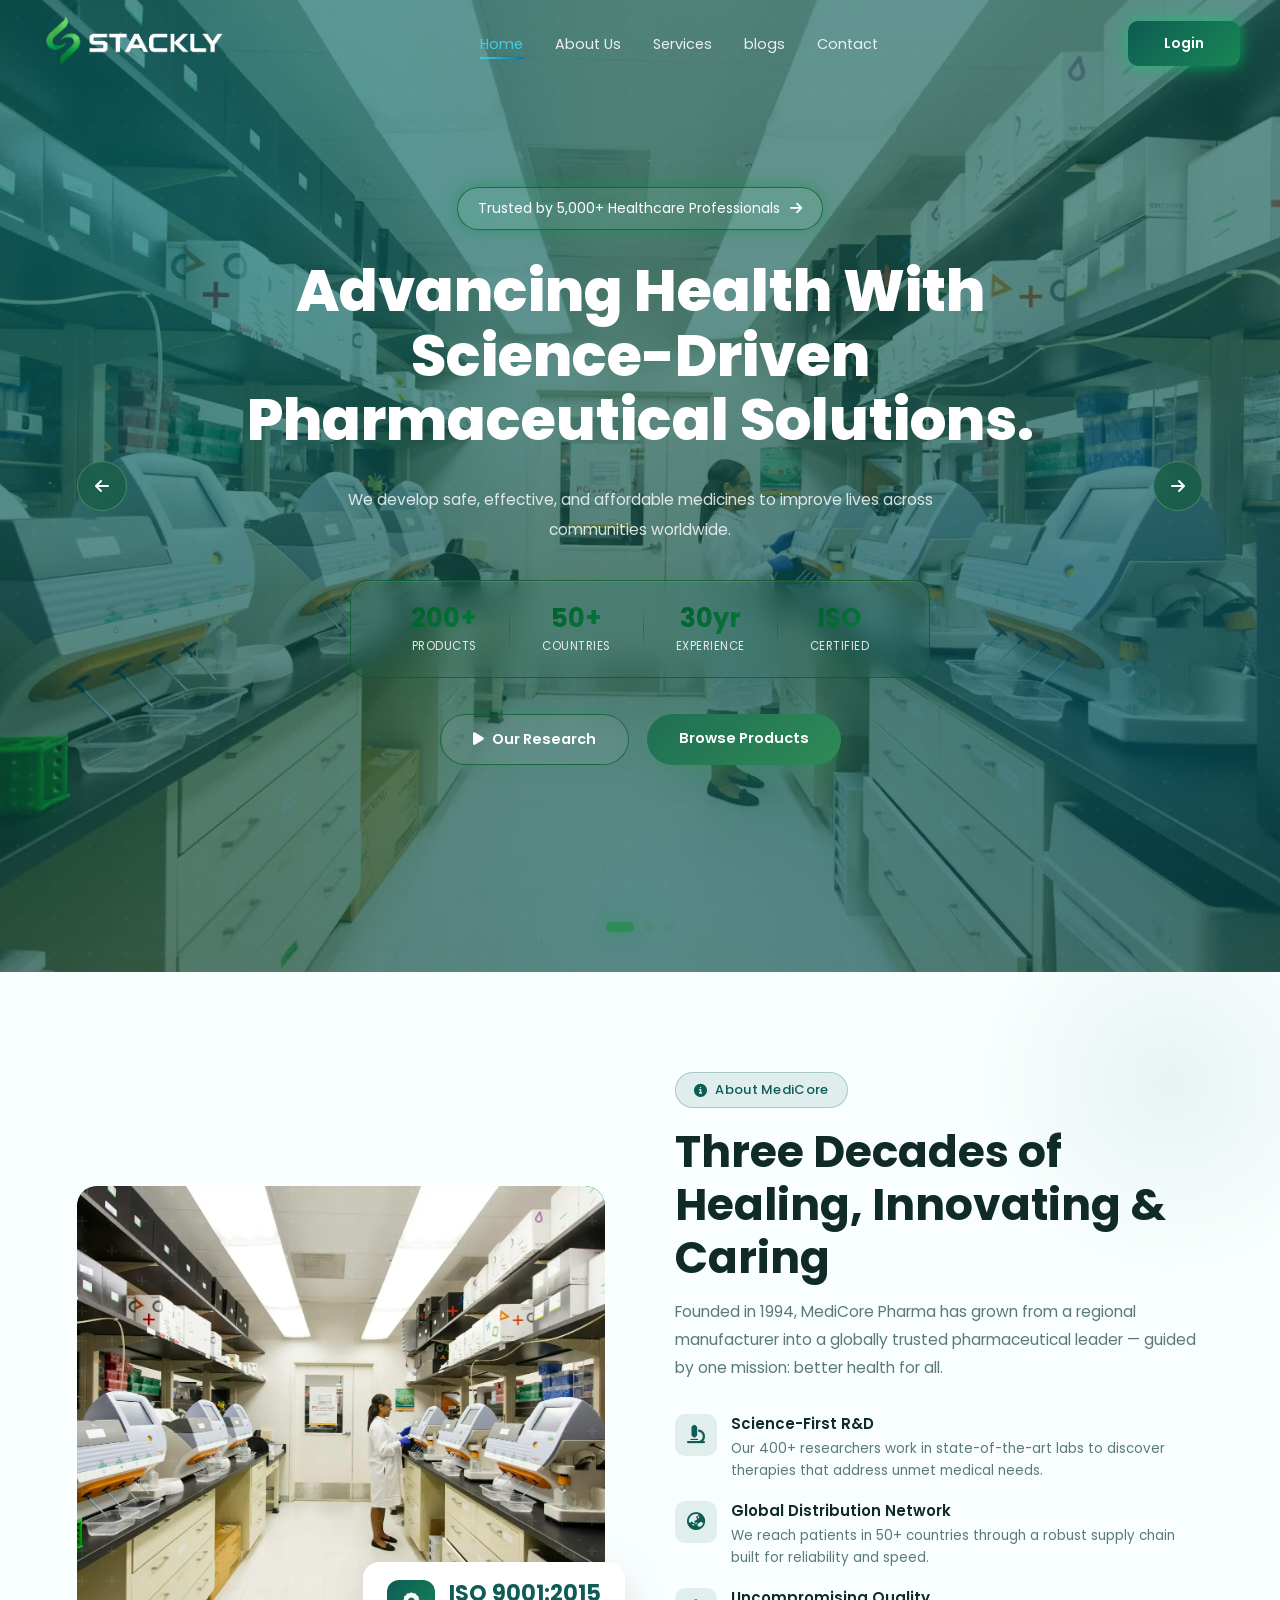
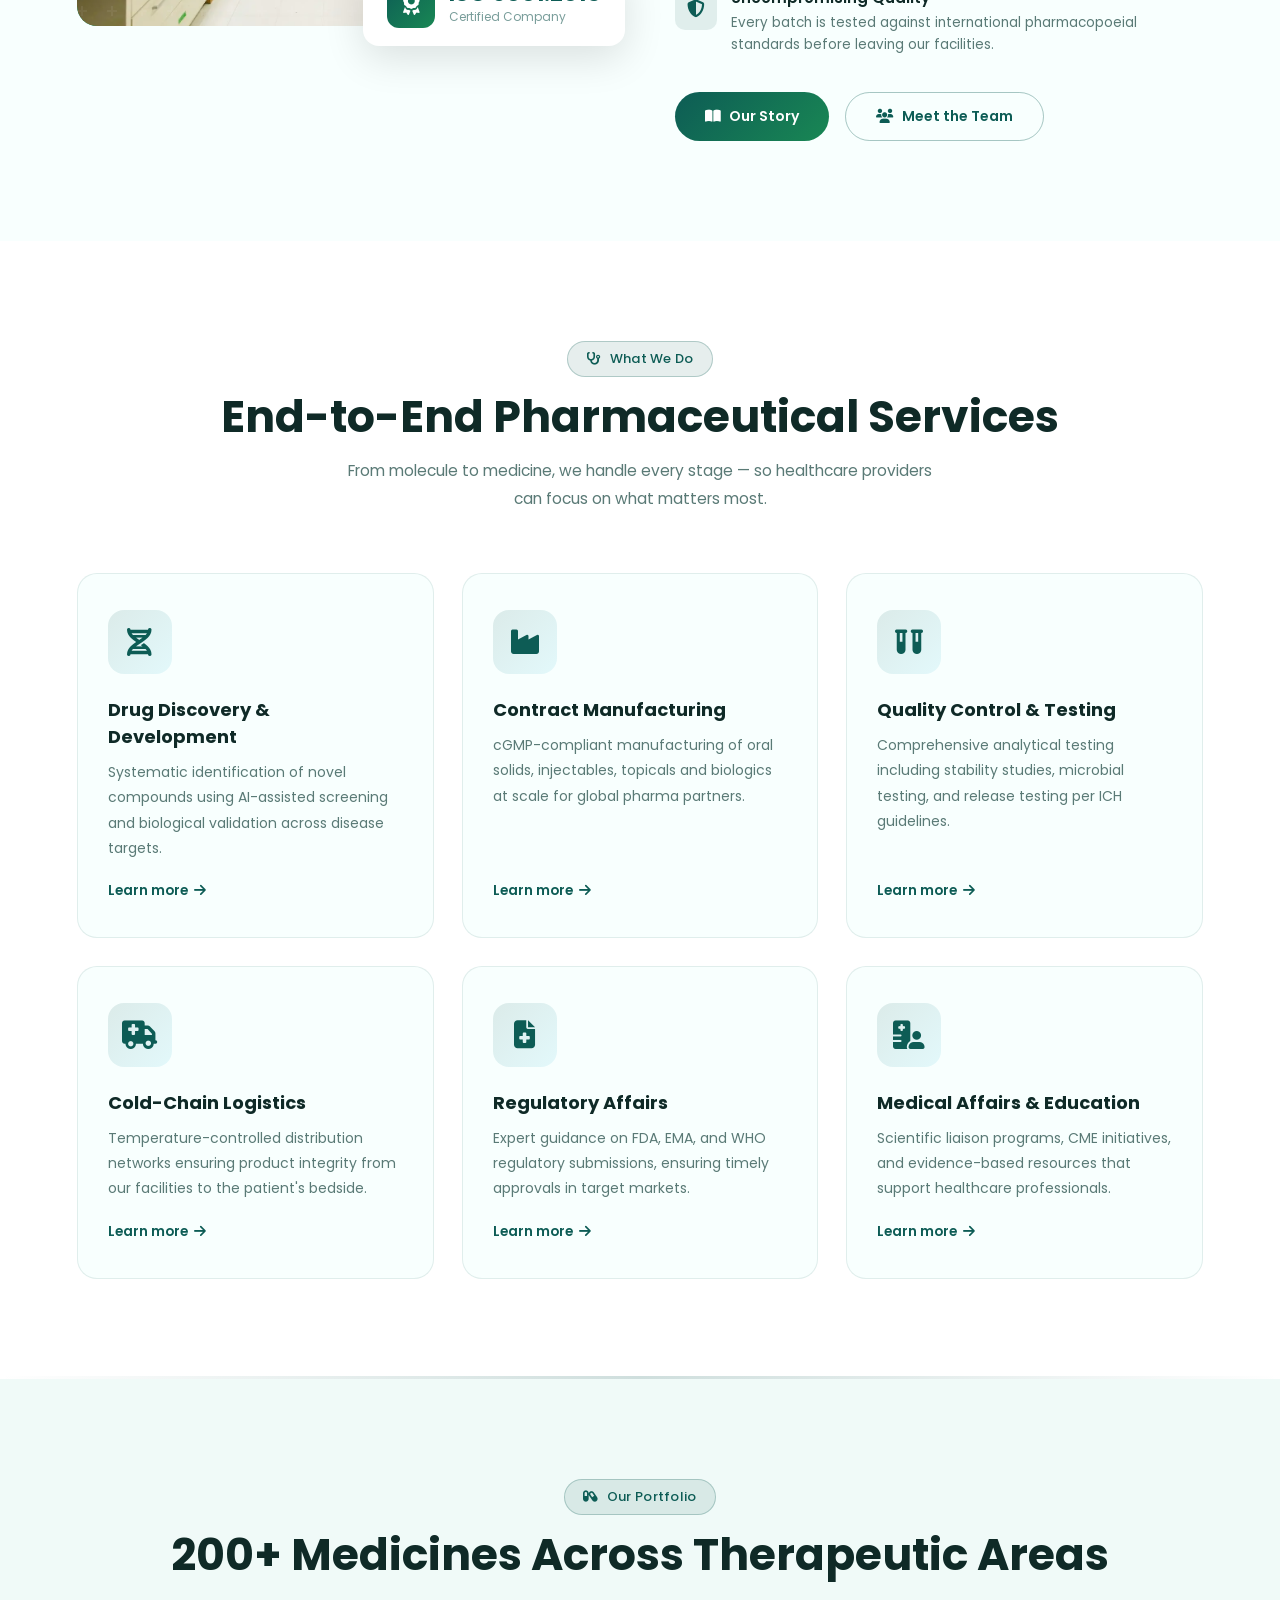
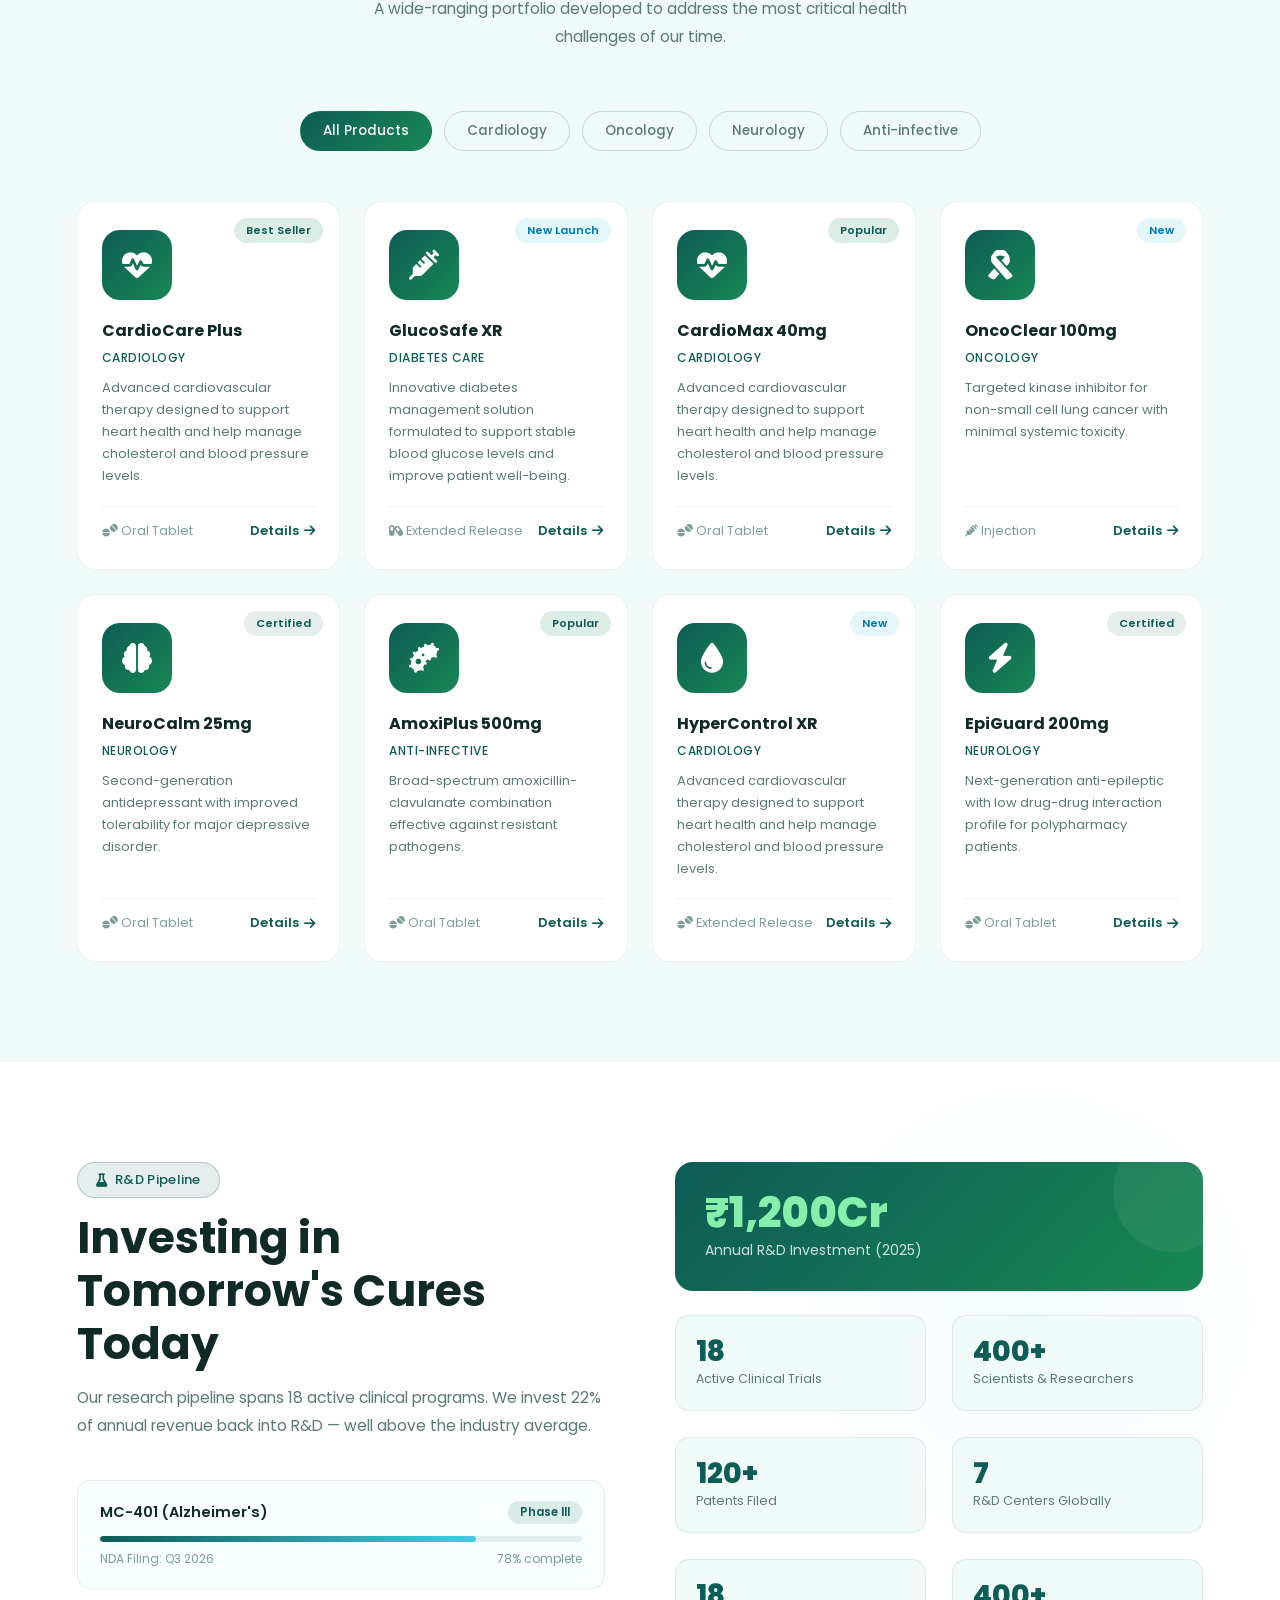
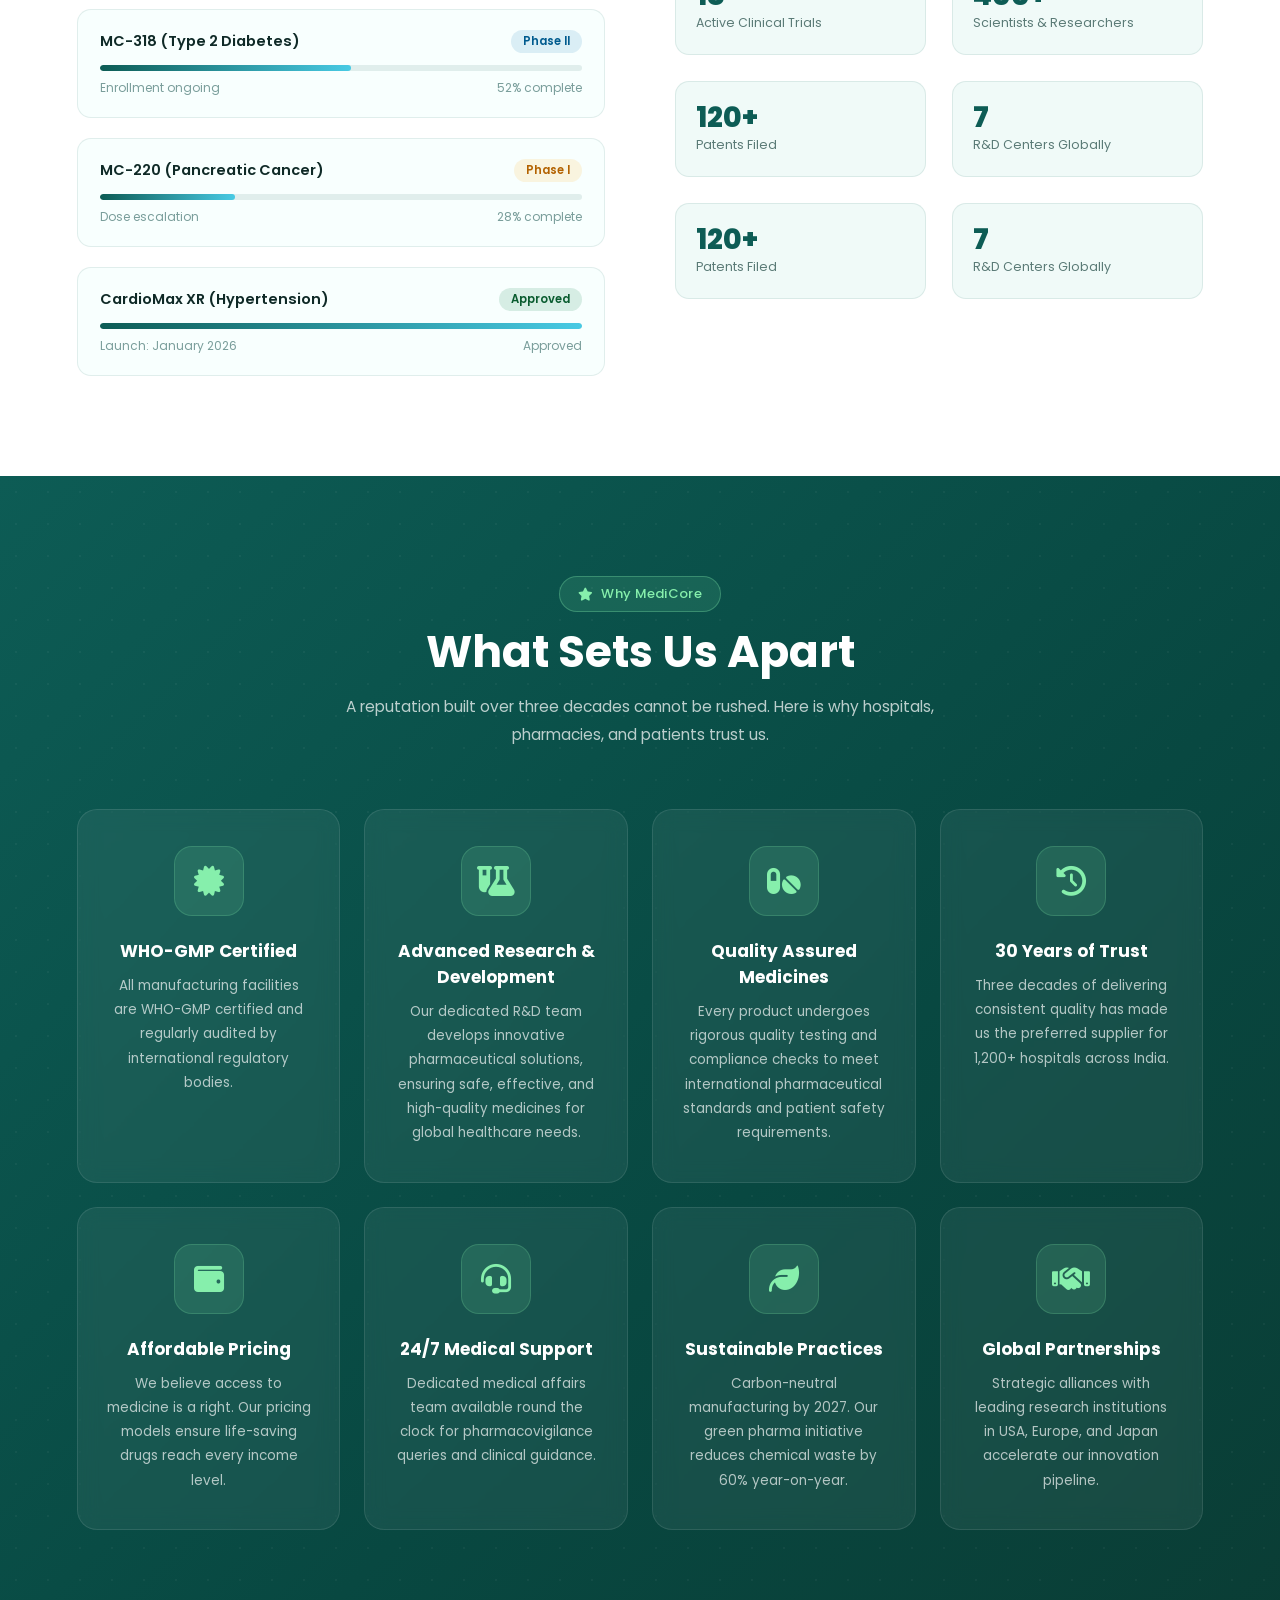
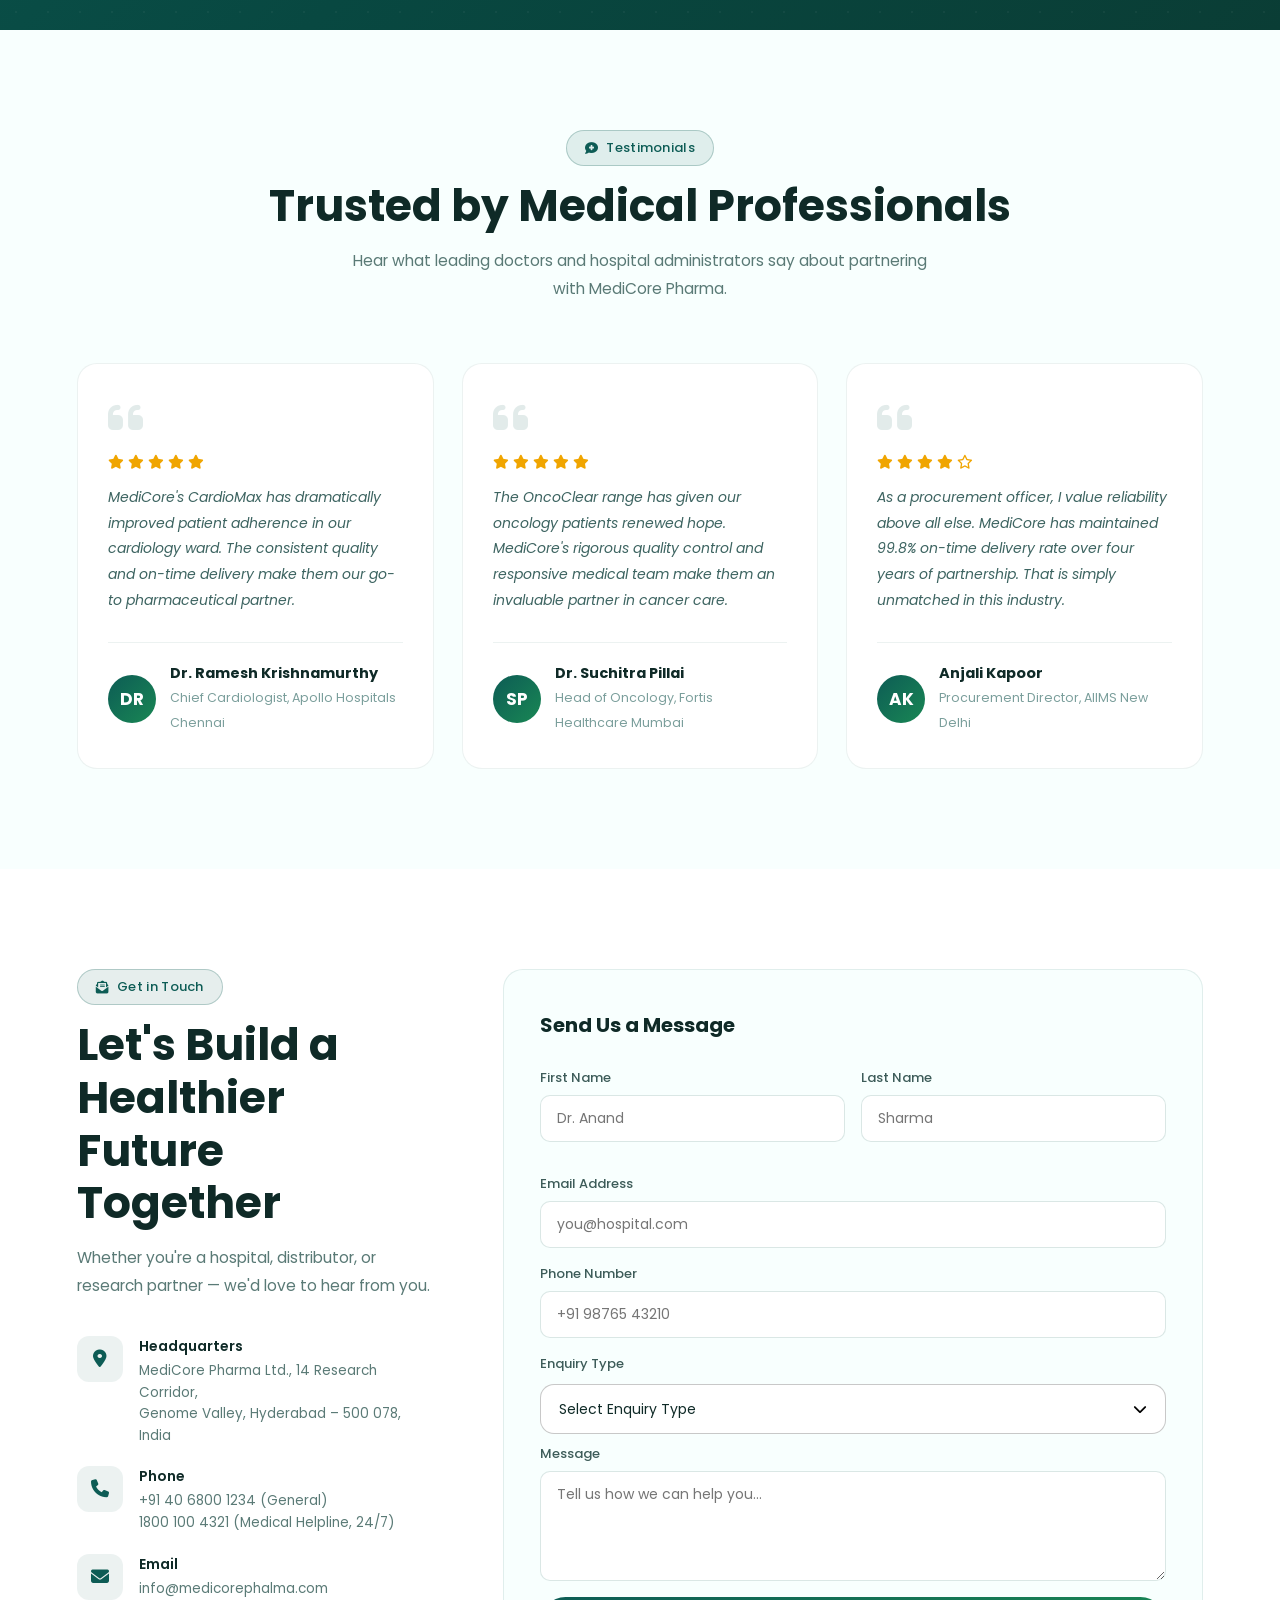
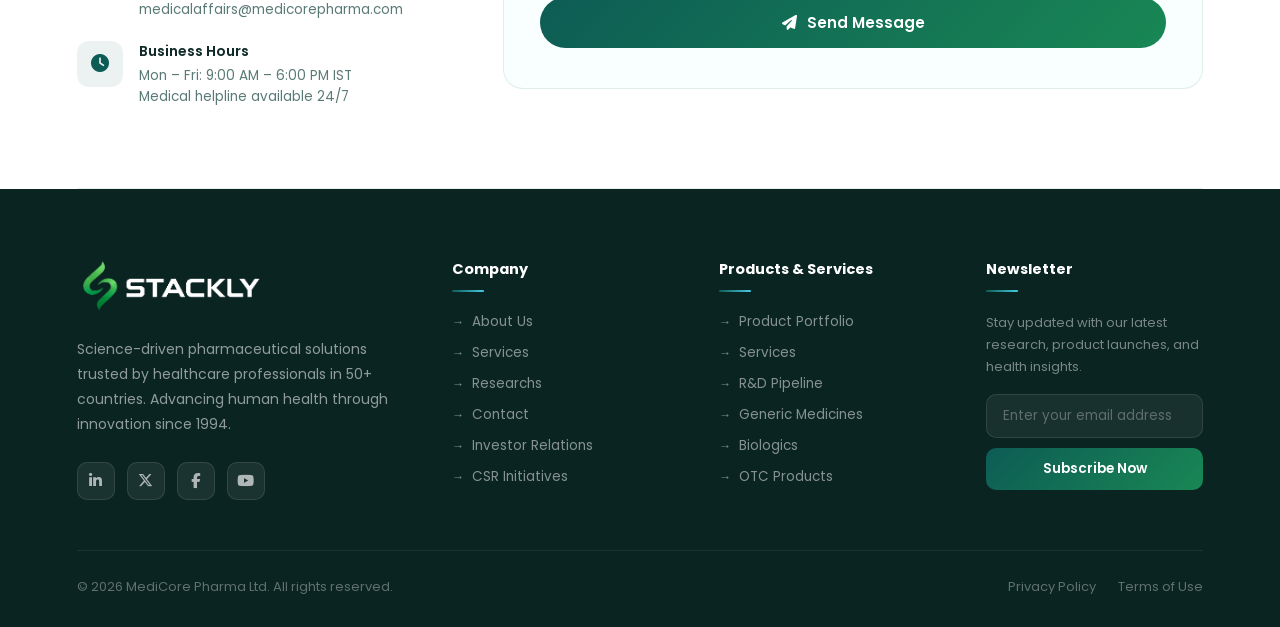
<file: index.html>
<!DOCTYPE html>
<html lang="en">

<head>
  <meta charset="UTF-8">
  <meta name="viewport" content="width=device-width, initial-scale=1.0">
  <title>MediCore Pharma</title>
  <link href="https://fonts.googleapis.com/css2?family=Poppins:wght@300;400;500;600;700&display=swap" rel="stylesheet">
  <link rel="stylesheet" href="https://cdnjs.cloudflare.com/ajax/libs/font-awesome/6.5.1/css/all.min.css" />
</head>

<style>
  * {
  margin: 0;
  padding: 0;
  box-sizing: border-box;
  font-family: 'Poppins', sans-serif;
}

body {
  overflow-x: hidden;
}

/* ========================= HERO ========================= */
.hero{
  width:100%;
  min-height:100vh;
  position:relative;
  overflow:hidden;
  padding-block: 90px;
  background-image:
  linear-gradient(
    rgba(13,92,85,.65),
    rgba(8,72,65,.65)
  ),
  url("./src/home1.webp");
  background-size:cover;
  background-position:center;
  background-repeat:no-repeat;
}

.hero::before{
  content:"";
  position:absolute;
  top:-5%;
  left:-5%;
  width:110%;
  height:110%;
  background:
    radial-gradient(circle at 15% 25%, rgba(0,180,216,.18), transparent 35%),
    radial-gradient(circle at 85% 70%, rgba(0,119,182,.22), transparent 35%),
    radial-gradient(circle at 50% 90%, rgba(72,202,228,.12), transparent 30%);
  z-index:0;
  pointer-events:none;
}

.hero::after {
  content: "";
  position: absolute;
  inset: 0;
  background-image: radial-gradient(circle, rgba(255,255,255,0.06) 1px, transparent 1px);
  background-size: 36px 36px;
  z-index: 0;
  pointer-events: none;
}

/* ========================= NAVBAR ========================= */
.navbar {
  width: 100%;
  padding: 14px 40px;
  display: flex;
  justify-content: space-between;
  align-items: center;
  position: fixed;
  top: 0;
  left: 50%;
  transform: translateX(-50%);
  z-index: 9999;
  background: transparent;
  border-bottom: 1px solid transparent;
  transition: 0.4s ease;
  animation: navFade 1s ease;
}

.navbar.active {
  border-bottom: 1px solid rgba(0, 180, 216, 0.35);
  background:rgba(13,92,85,.95);
  backdrop-filter:blur(15px);
  border-bottom:1px solid rgba(255,255,255,.1);
}

.navbar::before {
  content: "";
  position: absolute;
  inset: 0;
  background: linear-gradient(90deg, transparent, rgba(255,255,255,0.06), transparent);
  transform: translateX(-100%);
  opacity: 0;
  transition: 0.4s ease;
}

.navbar.active::before {
  opacity: 1;
  animation: navGlow 4s linear infinite;
}

@keyframes navGlow {
  0%   { transform: translateX(-100%); }
  100% { transform: translateX(100%); }
}

.logo img{
  width: clamp(140px,16vw,190px);
}

.nav-links {
  display: flex;
  gap: 32px;
  justify-content: space-around;
  align-items: center;
  list-style: none;
}

.nav-links a {
  color: rgba(255,255,255,0.88);
  text-decoration: none;
  font-size: 14.5px;
  transition: 0.3s ease;
  position: relative;
}

.nav-links a::after {
  content: "";
  position: absolute;
  left: 0;
  bottom: -5px;
  width: 0%;
  height: 2px;
  background: linear-gradient(90deg, #48cae4, #0077b6);
  transition: 0.4s;
}

.nav-links a.active {
    color: #48cae4;
}

.nav-links a.active::after {
    width: 100%;
}

.nav-btn {
  padding: 12px 36px;
  border: none;
  border-radius: 10px;
  background:linear-gradient(135deg,#0D5C55,#198754);
  color: #fff;
  font-size: 14px;
  font-weight: 600;
  cursor: pointer;
  transition: 0.4s ease;
  box-shadow: 0 0 18px rgba(0, 216, 115, 0.45), 0 0 12px rgba(0, 182, 91, 0.25);
}

.nav-btn:hover {
  transform: translateY(-3px) scale(1.05);
  box-shadow: 0 10px 30px rgba(72, 202, 228, 0.5);
  background:linear-gradient(135deg,#084841,#0D5C55);
}

.menu-toggle {
  display: none;
  font-size: clamp(20px, 2.5vw, 26px);
  color: #fff;
  cursor: pointer;
}

/* ========================= HERO CONTENT ========================= */
.hero-content {
  width: 100%;
  min-height: 88vh;
  display: flex;
  flex-direction: column;
  justify-content: center;
  align-items: center;
  text-align: center;
  position: relative;
  z-index: 10;
  padding: 30px 20px 10px;
}

.tag {
  padding: 10px 20px;
  font-size: 14px;
  margin-bottom: 26px;
  border-radius: 50px;
  color: #ffffff;
  border:1px solid rgba(3, 94, 36, 0.733);
  background:rgba(134,239,172,.1);
  display: flex;
  align-items: center;
  gap: 10px;
  box-shadow: 0 0 18px rgba(3, 146, 51, 0.452);
  opacity: 0;
  transform: translateY(40px);
  animation: heroFadeUp 0.8s ease 0.2s forwards;
}

.tag i { color:  rgb(255, 255, 255); }

.hero-content h1 {
  max-width: 860px;
  min-height: 200px;
  display: flex;
  align-items: center;
  justify-content: center;
  text-align: center;
  font-size: clamp(25px, 4.5vw, 66px);
  line-height: 1.12;
  font-weight: 800;
  margin-bottom: 24px;
  color: white;
  position: relative;
  transform: translateY(70px);
  animation: heroFadeUp 1s ease 0.4s forwards;
  transition: opacity 0.4s;
}

.hero-content p {
  max-width: 660px;
  min-height: 70px;
  display: flex;
  align-items: center;
  justify-content: center;
  text-align: center;
  color: rgba(255, 255, 255, 0.82);
  line-height: 1.9;
  margin-bottom: 30px;
  font-size: 15.5px;
  opacity: 0;
  transform: translateY(60px);
  animation: heroFadeUp 1s ease 0.65s forwards;
  transition: opacity 0.4s;
}

.stats-row {
  display: flex;
  align-items: center;
  justify-content: center;
  flex-wrap: wrap;
  gap: 4px;

  margin-bottom: 36px;
  padding: 16px 32px;

  background: rgba(31, 111, 84, 0.15);
  border:1px solid rgba(3, 94, 36, 0.733);
  border-radius: 18px;

  backdrop-filter: blur(12px);
  box-shadow:
    0 8px 30px rgba(20, 90, 70, 0.15),
    inset 0 1px 0 rgba(255,255,255,0.08);

  opacity: 0;
  transform: translateY(50px);
  animation: heroFadeUp 1s ease 0.85s forwards;
}

.stat-item {
  display: flex;
  flex-direction: column;
  align-items: center;
  padding: 6px 28px;
}

.stat-number {
  font-size: clamp(18px, 2.2vw, 26px);
  font-weight: 700;
  line-height: 1.2;

  background: linear-gradient(
    135deg,
    #035e2a,
    #047a3f
  );
  -webkit-background-clip: text;
  -webkit-text-fill-color: transparent;
}

.stat-label {
  font-size: 11.5px;
  color: rgba(255,255,255,0.85);
  letter-spacing: 0.5px;
  margin-top: 4px;
  text-transform: uppercase;
}

.stat-divider {
  width: 1px;
  height: 40px;
  flex-shrink: 0;

  background: linear-gradient(
    to bottom,
    transparent,
    rgba(2, 97, 5, 0.45),
    transparent
  );
}

.hero-buttons {
  display: flex;
  gap: 18px;
  flex-wrap: wrap;
  margin-bottom: 40px;
  justify-content: center;
  opacity: 0;
  transform: translateY(60px);
  animation: heroFadeUp 1s ease 1.05s forwards;
}

.btn {
  padding: 14px 32px;
  border: none;
  border-radius: 50px;
  font-size: 14.5px;
  font-weight: 600;
  cursor: pointer;
  transition: 0.4s ease;
  position: relative;
  overflow: hidden;
  display: flex;
  justify-content: center;
}

.btn span {
  position: relative;
  z-index: 1;
  display: flex;
  align-items: center;
  gap: 8px;
}

.btn-primary {
  background: linear-gradient(135deg, #1f6f54, #2e8b57);
  color: #fff;
  box-shadow: 0 8px 28px rgba(46, 139, 87, 0.35);
}

.btn-primary:hover {
  transform: translateY(-5px) scale(1.04);
  background: linear-gradient(135deg, #185a43, #1f6f54);
  box-shadow: 0 14px 36px rgba(46, 139, 87, 0.45);
}

.btn-outline {
  background: rgba(255,255,255,0.05);
  color: #ffffff;
   border:1px solid rgba(3, 94, 36, 0.733);
  backdrop-filter: blur(10px);
  box-shadow: 0 0 18px rgba(46, 139, 87, 0.15);
}

.btn-outline:hover {
  transform: translateY(-5px) scale(1.04);
  background: linear-gradient(135deg, #2e8b57, #3ca370);
  color: #fff;
  border-color: transparent;
  box-shadow: 0 14px 36px rgba(46, 139, 87, 0.35);
}

.btn::before {
  content: "";
  position: absolute;
  top: 0;
  left: -120%;
  width: 100%;
  height: 100%;
  background: linear-gradient(90deg, transparent, rgba(255,255,255,0.22), transparent);
  transition: 0.7s;
}

.btn:hover::before { left: 120%; }

.slider-buttons {
  position: absolute;
  top: 50%;
  left: 0;
  width: 100%;
  display: flex;
  justify-content: space-between;
  transform: translateY(-50%);
  padding: 0 clamp(10px, 6vw, 80px);
  z-index: 100;
  pointer-events: none;
  animation: fadeButtons 1.2s ease;
}

.slide-btn {
  width: 50px;
  height: 50px;
  border-radius: 50%;
  border: 1.5px solid rgba(143, 188, 143, 0.4);
  cursor: pointer;
  font-size: 16px;
  color: #ffffff;
  background: rgba(26, 95, 72, 0.85);
  backdrop-filter: blur(10px);
  transition: all 0.4s ease;
  pointer-events: auto;
}

.slide-btn:hover {
  transform: scale(1.12);
  background: linear-gradient(
    135deg,
    #1b7f5d,
    #2e8b57
  );
  box-shadow: 0 0 25px rgba(46, 139, 87, 0.45);
  border-color: rgba(255, 255, 255, 0.2);
}

.slide-btn:active {
  transform: scale(0.96);
}
.slide-dots {
  position: absolute;
  bottom: 40px;
  left: 50%;
  transform: translateX(-50%);
  display: flex;
  gap: 10px;
  z-index: 20;
}

.dot {
  width: 10px;
  height: 10px;
  border-radius: 50%;
  border: none;
  background: rgba(46, 139, 87, 0.25);
  cursor: pointer;
  transition: all 0.35s ease;
  padding: 0;
}

.dot:hover {
  background: rgba(46, 139, 87, 0.5);
  transform: scale(1.15);
}

.dot.active {
  background: #2e8b57;
  width: 28px;
  border-radius: 20px;
  box-shadow:
    0 0 12px rgba(46, 139, 87, 0.5),
    0 0 20px rgba(60, 163, 112, 0.25);
}

@keyframes heroFadeUp {
  from { opacity: 0; transform: translateY(60px); }
  to   { opacity: 1; transform: translateY(0); }
}

@keyframes navFade {
  from { opacity: 0; transform: translateX(-50%) translateY(-40px); }
  to   { opacity: 1; transform: translateX(-50%) translateY(0); }
}

@keyframes fadeButtons {
  from { opacity: 0; transform: translateY(-50%) scale(0.7); }
  to   { opacity: 1; transform: translateY(-50%) scale(1); }
}

/* ========================= SHARED SECTION STYLES ========================= */

.section-tag {
  display: inline-flex;
  align-items: center;
  gap: 8px;
  padding: 7px 18px;
  border-radius: 50px;
  font-size: 13px;
  font-weight: 500;
  margin-bottom: 14px;
  letter-spacing: 0.3px;
}

.section-tag.green {
  background: rgba(13,92,85,.1);
  color: #0D5C55;
  border: 1px solid rgba(13,92,85,.25);
}

.section-title {
  font-size: clamp(26px, 3.5vw, 44px);
  font-weight: 700;
  line-height: 1.2;
  color: #0f2a27;
  margin-bottom: 14px;
}

.section-subtitle {
  font-size: 15.5px;
  color: #5a7a76;
  line-height: 1.8;
  max-width: 600px;
}

.section-header {
  text-align: center;
  margin-bottom: 60px;
  display: flex;
  flex-direction: column;
  align-items: center;
}

/* ========================= 1. ABOUT US ========================= */

.about-section {
  padding: 100px 6%;
  background: #f8fffe;
  position: relative;
  overflow: hidden;
}

.about-section::before {
  content: "";
  position: absolute;
  top: -80px;
  right: -80px;
  width: 380px;
  height: 380px;
  border-radius: 50%;
  background: radial-gradient(circle, rgba(13,92,85,.07), transparent 70%);
  pointer-events: none;
}

.about-grid {
  display: grid;
  grid-template-columns: 1fr 1fr;
  gap: 70px;
  align-items: center;
  max-width: 1200px;
  margin: 0 auto;
}

.about-image-wrap {
  position: relative;
}

.about-image-wrap img {
  width: 100%;
  border-radius: 20px;
  object-fit: cover;
  height: 440px;
  display: block;
  background: linear-gradient(135deg, #0D5C55, #198754);
}

.about-img-placeholder {
  width: 100%;
  height: 460px;
  border-radius: 20px;
  background: linear-gradient(135deg, #0D5C55 0%, #198754 50%, #48cae4 100%);
  display: flex;
  align-items: center;
  justify-content: center;
  position: relative;
  overflow: hidden;
}

.about-img-placeholder{
   width: 100%;
    height: clamp(350px,40vw,440px);
    object-fit: cover;
    display: block;
}

.about-img-placeholder::after {
  content: "";
  position: absolute;
  inset: 0;
  background: url("data:image/svg+xml,%3Csvg width='60' height='60' viewBox='0 0 60 60' xmlns='http://www.w3.org/2000/svg'%3E%3Cg fill='none' fill-rule='evenodd'%3E%3Cg fill='%23ffffff' fill-opacity='0.06'%3E%3Cpath d='M36 34v-4h-2v4h-4v2h4v4h2v-4h4v-2h-4zm0-30V0h-2v4h-4v2h4v4h2V6h4V4h-4zM6 34v-4H4v4H0v2h4v4h2v-4h4v-2H6zM6 4V0H4v4H0v2h4v4h2V6h4V4H6z'/%3E%3C/g%3E%3C/g%3E%3C/svg%3E");
}

.about-img-placeholder i {
  font-size: 80px;
  color: rgba(255,255,255,0.5);
  position: relative;
  z-index: 1;
}

.about-badge {
  position: absolute;
  bottom: -20px;
  right: -20px;
  background: #fff;
  border-radius: 16px;
  padding: 18px 24px;
  box-shadow: 0 12px 40px rgba(0,0,0,0.12);
  display: flex;
  align-items: center;
  gap: 14px;
  min-width: 190px;
}

.about-badge-icon {
  width: 48px;
  height: 48px;
  border-radius: 12px;
  background: linear-gradient(135deg, #0D5C55, #198754);
  display: flex;
  align-items: center;
  justify-content: center;
  color: #fff;
  font-size: 22px;
  flex-shrink: 0;
}

.about-badge-text p:first-child {
  font-size: 22px;
  font-weight: 700;
  color: #0D5C55;
  line-height: 1;
}

.about-badge-text p:last-child {
  font-size: 12px;
  color: #7a9e9b;
  margin-top: 3px;
}

.about-content .section-tag { margin-bottom: 18px; }
.about-content .section-title { text-align: left; }
.about-content .section-subtitle { text-align: left; margin-bottom: 30px; }

.about-points {
  display: flex;
  flex-direction: column;
  gap: 18px;
  margin-bottom: 36px;
}

.about-point {
  display: flex;
  align-items: flex-start;
  gap: 14px;
}

.about-point-icon {
  width: 42px;
  height: 42px;
  border-radius: 10px;
  background: rgba(13,92,85,.1);
  display: flex;
  align-items: center;
  justify-content: center;
  color: #0D5C55;
  font-size: 18px;
  flex-shrink: 0;
  margin-top: 2px;
}

.about-point-text h4 {
  font-size: 15px;
  font-weight: 600;
  color: #0f2a27;
  margin-bottom: 3px;
}

.about-point-text p {
  font-size: 13.5px;
  color: #5a7a76;
  line-height: 1.6;
}

.about-cta {
  display: flex;
  gap: 16px;
  flex-wrap: wrap;
}

.btn-green {
  padding: 13px 30px;
  background: linear-gradient(135deg, #0D5C55, #198754);
  color: #fff;
  border: none;
  border-radius: 50px;
  font-size: 14px;
  font-weight: 600;
  cursor: pointer;
  transition: 0.3s;
  display: flex;
  align-items: center;
  gap: 8px;
}

.btn-green:hover {
  transform: translateY(-3px);
  box-shadow: 0 10px 30px rgba(13,92,85,0.4);
}

.btn-ghost {
  padding: 13px 30px;
  background: transparent;
  color: #0D5C55;
  border: 1.5px solid rgba(13,92,85,.35);
  border-radius: 50px;
  font-size: 14px;
  font-weight: 600;
  cursor: pointer;
  transition: 0.3s;
  display: flex;
  align-items: center;
  gap: 8px;
}

.btn-ghost:hover {
  background: rgba(13,92,85,.06);
  transform: translateY(-3px);
}

/* ========================= 2. SERVICES ========================= */

.services-section {
  padding: 100px 6%;
  background: #fff;
  position: relative;
}

.services-section::before {
  content: "";
  position: absolute;
  bottom: 0;
  left: 0;
  width: 100%;
  height: 3px;
  background: linear-gradient(90deg, transparent, rgba(13,92,85,.2), transparent);
}

.services-grid {
  display: grid;
  grid-template-columns: repeat(auto-fit, minmax(280px, 1fr));
  gap: 28px;
  max-width: 1200px;
  margin: 0 auto;
}

.service-card {
   padding: 36px 30px;
  border-radius: 20px;
  background: #f8fffe;
  border: 1px solid rgba(13,92,85,.1);
  transition: 0.4s ease;
  position: relative;
  overflow: hidden;

  display: flex;
  flex-direction: column;
  height: 100%;
}

.service-card::before {
  content: "";
  position: absolute;
  top: 0;
  left: 0;
  width: 4px;
  height: 100%;
  background: linear-gradient(180deg, #0D5C55, #48cae4);
  transform: scaleY(0);
  transform-origin: bottom;
  transition: 0.4s;
}

.service-card:hover {
  transform: translateY(-8px);
  box-shadow: 0 20px 50px rgba(13,92,85,.12);
  border-color: rgba(13,92,85,.2);
}

.service-card:hover::before { transform: scaleY(1); }

.service-icon {
  width: 64px;
  height: 64px;
  border-radius: 16px;
  background: linear-gradient(135deg, rgba(13,92,85,.12), rgba(72,202,228,.12));
  display: flex;
  align-items: center;
  justify-content: center;
  color: #0D5C55;
  font-size: 28px;
  margin-bottom: 22px;
}

.service-card h3 {
  font-size: 18px;
  font-weight: 700;
  color: #0f2a27;
  margin-bottom: 10px;
}

.service-card p {
   font-size: 14px;
  color: #5a7a76;
  line-height: 1.8;
  margin-bottom: 20px;

  flex-grow: 1;
}

.service-link {
  display: inline-flex;
  align-items: center;
  gap: 6px;
  font-size: 13.5px;
  font-weight: 600;
  color: #0D5C55;
  text-decoration: none;
  transition: 0.3s;
}

.service-link:hover { gap: 10px; color: #198754; }

/* ========================= 3. PRODUCTS ========================= */

.products-section {
  padding: 100px 6%;
  background: #f0faf8;
  position: relative;
}

.products-filter {
  display: flex;
  gap: 12px;
  flex-wrap: wrap;
  justify-content: center;
  margin-bottom: 50px;
}

.filter-btn {
  padding: 9px 22px;
  border-radius: 50px;
  border: 1.5px solid rgba(13,92,85,.2);
  background: transparent;
  color: #5a7a76;
  font-size: 13.5px;
  font-weight: 500;
  cursor: pointer;
  transition: 0.3s;
  font-family: 'Poppins', sans-serif;
}

.filter-btn.active,
.filter-btn:hover {
  background: linear-gradient(135deg, #0D5C55, #198754);
  color: #fff;
  border-color: transparent;
}

.products-grid {
  display: grid;
  grid-template-columns: repeat(auto-fill, minmax(240px, 1fr));
  gap: 24px;
  align-items:stretch;
  max-width: 1200px;
  margin: 0 auto;
}

.product-card {
  background: #fff;
  border-radius: 18px;
  padding: 28px 24px;
  border: 1px solid rgba(13,92,85,.08);
  transition: 0.35s ease;
  cursor: pointer;
  position: relative;

  display: flex;
  flex-direction: column;
  height: 100%;
   min-height: 310px; /* add this */

  
}

.product-card:hover {
  transform: translateY(-6px);
  box-shadow: 0 16px 40px rgba(13,92,85,.1);
  border-color: rgba(13,92,85,.18);
}

.product-badge {
  position: absolute;
  top: 16px;
  right: 16px;
  padding: 4px 12px;
  border-radius: 20px;
  font-size: 11px;
  font-weight: 600;
}

.badge-new { background: rgba(72,202,228,.15); color: #0077b6; }
.badge-popular { background: rgba(25,135,84,.15); color: #0D5C55; }
.badge-certified { background: rgba(13,92,85,.1); color: #0D5C55; }

.product-icon-wrap {
  width: 70px;
  height: 70px;
  border-radius: 18px;
  background: linear-gradient(135deg, #0D5C55, #198754);
  display: flex;
  align-items: center;
  justify-content: center;
  color: #fff;
  font-size: 30px;
  margin-bottom: 18px;
}

.product-card h3 {
  font-size: 16px;
  font-weight: 700;
  color: #0f2a27;
  margin-bottom: 6px;
}

.product-card .prod-category {
  font-size: 12px;
  color: #0D5C55;
  font-weight: 500;
  margin-bottom: 10px;
  text-transform: uppercase;
  letter-spacing: 0.5px;
}

.product-card p:not(.prod-category) {
  font-size: 13px;
  color: #5a7a76;
  line-height: 1.7;
  margin-bottom: 18px;

  flex-grow: 1;
}

.product-card > p:not(.prod-category){
    flex:1;
}

.product-footer {
  display: flex;
  align-items: center;
  justify-content: space-between;
  border-top: 1px solid rgba(13,92,85,.08);
  padding-top: 14px;

  margin-top: auto;
}

.product-footer span {
  font-size: 12.5px;
  color: #7a9e9b;
}

.product-footer a {
  font-size: 13px;
  font-weight: 600;
  color: #0D5C55;
  text-decoration: none;
  display: flex;
  align-items: center;
  gap: 5px;
  transition: 0.3s;
}

.product-footer a:hover { color: #198754; gap: 8px; }

/* ========================= 4. RESEARCH & DEVELOPMENT ========================= */

.research-section {
  padding: 100px 6%;
  background: #fff;
  position: relative;
  overflow: hidden;
}

.research-section::before {
  content: "";
  position: absolute;
  top: 0;
  right: 0;
  width: 500px;
  height: 500px;
  border-radius: 50%;
  background: radial-gradient(circle, rgba(72,202,228,.06), transparent 70%);
  pointer-events: none;
}

.research-inner {
  max-width: 1200px;
  margin: 0 auto;
  display: grid;
  grid-template-columns: 1fr 1fr;
  gap: 70px;
  align-items: start;
}

.research-content .section-title { text-align: left; }
.research-content .section-subtitle { text-align: left; margin-bottom: 40px; }

.pipeline-list {
  display: flex;
  flex-direction: column;
  gap: 20px;
}

.pipeline-item {
  background: #f8fffe;
  border: 1px solid rgba(13,92,85,.1);
  border-radius: 14px;
  padding: 20px 22px;
  transition: 0.3s;
}

.pipeline-item:hover {
  border-color: rgba(13,92,85,.25);
  box-shadow: 0 8px 24px rgba(13,92,85,.07);
}

.pipeline-item-header {
  display: flex;
  align-items: center;
  justify-content: space-between;
  margin-bottom: 12px;
}

.pipeline-item-header h4 {
  font-size: 14.5px;
  font-weight: 600;
  color: #0f2a27;
}

.phase-pill {
  padding: 3px 12px;
  border-radius: 20px;
  font-size: 11.5px;
  font-weight: 600;
}

.phase-1 { background: rgba(255,160,0,.12); color: #b36200; }
.phase-2 { background: rgba(0,119,182,.12); color: #005b8e; }
.phase-3 { background: rgba(13,92,85,.12); color: #0D5C55; }
.approved { background: rgba(25,135,84,.15); color: #0a5c30; }

.pipeline-progress {
  width: 100%;
  height: 6px;
  background: rgba(13,92,85,.1);
  border-radius: 10px;
  overflow: hidden;
  margin-bottom: 8px;
}

.pipeline-bar {
  height: 100%;
  border-radius: 10px;
  background: linear-gradient(90deg, #0D5C55, #48cae4);
  transition: width 0.8s ease;
}

.pipeline-meta {
  display: flex;
  justify-content: space-between;
  font-size: 12px;
  color: #7a9e9b;
}

.research-stats {
  display: flex;
  flex-direction: column;
  gap: 24px;
}

.r-stat-card {
  padding: 30px;
  border-radius: 18px;
  background: linear-gradient(135deg, #0D5C55, #198754);
  color: #fff;
  position: relative;
  overflow: hidden;

}

.r-stat-card::after {
  content: "";
  position: absolute;
  top: -30px;
  right: -30px;
  width: 120px;
  height: 120px;
  border-radius: 50%;
  background: rgba(255,255,255,.06);
}

.r-stat-card .r-number {
  font-size: 42px;
  font-weight: 800;
  line-height: 1;
  margin-bottom: 6px;
  color: #86EFAC;
}

.r-stat-card .r-label {
  font-size: 14px;
  color: rgba(255,255,255,.8);
}

.r-stat-row {
  display: grid;
  grid-template-columns: 1fr 1fr;
  gap: 26px;
}

.r-mini-card {
  padding: 22px 20px;
  border-radius: 14px;
  background: #f0faf8;
  border: 1px solid rgba(13,92,85,.1);
}

.r-mini-card .r-number {
  font-size: 28px;
  font-weight: 800;
  color: #0D5C55;
  line-height: 1;
  margin-bottom: 4px;
}

.r-mini-card .r-label {
  font-size: 12.5px;
  color: #5a7a76;
}

/* ========================= 5. WHY CHOOSE US ========================= */

.why-section {
  padding: 100px 6%;
  background: linear-gradient(135deg, #0D5C55 0%, #084841 60%, #0a3d35 100%);
  position: relative;
  overflow: hidden;
}

.why-section::before {
  content: "";
  position: absolute;
  inset: 0;
  background-image: radial-gradient(circle, rgba(255,255,255,0.04) 1px, transparent 1px);
  background-size: 32px 32px;
}

.why-section .section-title { color: #fff; }
.why-section .section-subtitle { color: rgba(255,255,255,.72); }
.why-section .section-tag { background: rgba(134,239,172,.12); color: #86EFAC; border: 1px solid rgba(134,239,172,.3); }

.why-grid {
  display: grid;
  grid-template-columns: repeat(auto-fit, minmax(250px, 1fr));
  gap: 24px;
  max-width: 1200px;
  margin: 0 auto;
}

.why-card {
  padding: 36px 28px;
  border-radius: 20px;
  background: rgba(255,255,255,.06);
  border: 1px solid rgba(255,255,255,.1);
  backdrop-filter: blur(10px);
  text-align: center;
  transition: 0.35s;
  position: relative;
  overflow: hidden;
}

.why-card:hover {
  background: rgba(255,255,255,.1);
  transform: translateY(-6px);
  border-color: rgba(72,202,228,.3);
}

.why-card::before {
  content: "";
  position: absolute;
  inset: 0;
  background: linear-gradient(135deg, rgba(72,202,228,.06), transparent 60%);
  opacity: 0;
  transition: 0.35s;
}

.why-card:hover::before { opacity: 1; }

.why-icon {
  width: 70px;
  height: 70px;
  border-radius: 18px;
  background: rgba(134,239,172,.12);
  border: 1px solid rgba(134,239,172,.2);
  display: flex;
  align-items: center;
  justify-content: center;
  color: #86EFAC;
  font-size: 30px;
  margin: 0 auto 22px;
  position: relative;
  z-index: 1;
}

.why-card h3 {
  font-size: 17px;
  font-weight: 700;
  color: #fff;
  margin-bottom: 10px;
  position: relative;
  z-index: 1;
}

.why-card p {
  font-size: 13.5px;
  color: rgba(255,255,255,.68);
  line-height: 1.8;
  position: relative;
  z-index: 1;
}

/* ========================= 6. TESTIMONIALS ========================= */

.testimonials-section {
  padding: 100px 6%;
  background: #f8fffe;
}

.testimonials-grid {
  display: grid;
  grid-template-columns: repeat(auto-fit, minmax(280px, 1fr));
  gap: 28px;
  max-width: 1200px;
  margin: 0 auto;
}

.testimonial-card {
  background: #fff;
  border-radius: 20px;
  padding: 34px 30px;
  border: 1px solid rgba(13,92,85,.08);
  transition: 0.35s;
  position: relative;
}

.testimonial-card:hover {
  transform: translateY(-6px);
  box-shadow: 0 20px 50px rgba(13,92,85,.08);
  border-color: rgba(13,92,85,.15);
}

.quote-icon {
  font-size: 40px;
  color: rgba(13,92,85,.12);
  line-height: 1;
  margin-bottom: 16px;
}

.stars {
  display: flex;
  gap: 4px;
  margin-bottom: 16px;
}

.stars i { color: #f0a500; font-size: 14px; }

.testimonial-card p {
  font-size: 14px;
  color: #3d6461;
  line-height: 1.85;
  margin-bottom: 28px;
  font-style: italic;
}

.testimonial-author {
  display: flex;
  align-items: center;
  gap: 14px;
  border-top: 1px solid rgba(13,92,85,.08);
  padding-top: 20px;
}

.author-avatar {
  width: 48px;
  height: 48px;
  border-radius: 50%;
  background: linear-gradient(135deg, #0D5C55, #198754);
  display: flex;
  align-items: center;
  justify-content: center;
  font-size: 17px;
  font-weight: 700;
  color: #fff;
  flex-shrink: 0;
}

.author-info h4 {
  font-size: 14.5px;
  font-weight: 700;
  color: #0f2a27;
}

.author-info span {
  font-size: 12.5px;
  color: #7a9e9b;
}

/* ========================= 7. CONTACT & FOOTER ========================= */

.contact-section {
  padding: 100px 6% 0;
  background: #fff;
}

.contact-inner {
  max-width: 1200px;
  margin: 0 auto;
  display: grid;
  grid-template-columns: 1fr 1.2fr;
  gap: 70px;
  align-items: start;
  padding-bottom: 80px;
  border-bottom: 1px solid rgba(13,92,85,.1);
}

.contact-left .section-title { text-align: left; }
.contact-left .section-subtitle { text-align: left; margin-bottom: 36px; }

.contact-info-list {
  display: flex;
  flex-direction: column;
  gap: 20px;
}

.contact-info-item {
  display: flex;
  align-items: flex-start;
  gap: 16px;
      min-width:0;  
}

.contact-info-icon {
  width: 46px;
  height: 46px;
  border-radius: 12px;
  background: rgba(13,92,85,.08);
  display: flex;
  align-items: center;
  justify-content: center;
  color: #0D5C55;
  font-size: 18px;
  flex-shrink: 0;
}

.contact-info-text{
    flex:1;
    min-width:0;
}

.contact-info-text h4 {
  font-size: 14px;
  font-weight: 600;
  color: #0f2a27;
  margin-bottom: 3px;
     word-wrap:break-word;
    overflow-wrap:break-word;
}

.contact-info-text p {
  font-size: 13.5px;
  color: #5a7a76;
  line-height: 1.6;
     word-wrap:break-word;
    overflow-wrap:break-word;
}

@media (max-width:768px){

    .contact-inner{
        grid-template-columns:1fr;
        gap:40px;
    }

    .contact-info-item{
        gap:12px;
    }

    .contact-info-icon{
        width:42px;
        height:42px;
        flex-shrink:0;
    }

    .contact-info-text{
        width:calc(100% - 54px);
    }

    .contact-info-text p{
        font-size:13px;
        line-height:1.6;
        overflow-wrap:anywhere;
    }
}

.contact-form {
  background: #f8fffe;
  border-radius: 20px;
  padding: 40px 36px;
  border: 1px solid rgba(13,92,85,.1);
}

.contact-form h3 {
  font-size: 20px;
  font-weight: 700;
  color: #0f2a27;
  margin-bottom: 28px;
}

.form-row {
  display: grid;
  grid-template-columns: 1fr 1fr;
  gap: 16px;
  margin-bottom: 16px;
}

.form-group {
  display: flex;
  flex-direction: column;
  gap: 7px;
  margin-bottom: 16px;
}

.form-group label {
  font-size: 13px;
  font-weight: 500;
  color: #3d5c59;
}

.custom-select label{
    font-size: 13px;
  font-weight: 500;
  color: #3d5c59;
}

.form-group input,
.select-btn,
.form-group textarea {
  padding: 12px 16px;
  border-radius: 10px;
  border: 1.5px solid rgba(13,92,85,.15);
  font-size: 14px;
  font-family: 'Poppins', sans-serif;
  color: #0f2a27;
  background: #fff;
  outline: none;
  transition: 0.3s;
}

.form-group input:focus,
.select-btn:focus,
.form-group textarea:focus {
  border-color: #0D5C55;
  box-shadow: 0 0 0 3px rgba(13,92,85,.1);
}

.form-group textarea {
  resize: vertical;
  min-height: 110px;
}

.form-submit {
  width: 100%;
  padding: 14px;
  background: linear-gradient(135deg, #0D5C55, #198754);
  color: #fff;
  border: none;
  border-radius: 50px;
  font-size: 15px;
  font-weight: 600;
  cursor: pointer;
  transition: 0.3s;
  font-family: 'Poppins', sans-serif;
  display: flex;
  align-items: center;
  justify-content: center;
  gap: 10px;
}

.form-submit:hover {
  transform: translateY(-3px);
  box-shadow: 0 12px 30px rgba(13,92,85,.35);
}

.custom-select{
    position: relative;
    width: 100%;
    font-family: 'Poppins', sans-serif;
    display: flex;
    flex-direction: column;
    gap: 10px;
    margin-bottom: 10px;
}

.select-btn{
    height: 50px;
    background: #ffffff;
    border: 1px solid rgba(128, 128, 128, 0.432);
    border-radius: 14px;
    padding: 0 18px;
    display: flex;
    align-items: center;
    justify-content: space-between;
    cursor: pointer;
    transition: 0.3s;
}

.select-btn:hover{
     border-color: #0D5C55;
  box-shadow: 0 0 0 3px rgba(13,92,85,.1);
}

.select-btn i{
    color: black;
    transition: 0.3s;
}

.custom-select.active .select-btn i{
    transform: rotate(180deg);
}

.options{
    position: absolute;
    top: 75px;
    left: 0;
    width: 100%;
       background:#ffffff;
    border:1px solid #c7ddd7;
    border-radius: 14px;
    overflow: hidden;
    display: none;
    z-index: 100;
}

.custom-select.active .options{
    display: block;
}

.options li{
    list-style: none;
    padding: 15px 18px;
    color: black;
    cursor: pointer;
    transition: 0.3s;
}

.options li:hover{
   background:#eef5f3;
    padding-left: 25px;
}

/* ========================= FOOTER ========================= */

.footer {
  background: #0a2421;
  padding: 70px 6% 30px;
}

.footer-grid {
  display: grid;
  grid-template-columns: 1.5fr 1fr 1fr 1fr;
  gap: 50px;
  max-width: 1200px;
  margin: 0 auto 50px;
}

.footer-brand p {
  font-size: 14px;
  color: rgba(255,255,255,.55);
  line-height: 1.8;
  margin-top: 18px;
  margin-bottom: 24px;
}

.footer-socials {
  display: flex;
  gap: 12px;
}

.social-icon {
  width: 38px;
  height: 38px;
  border-radius: 10px;
  background: rgba(255,255,255,.07);
  border: 1px solid rgba(255,255,255,.1);
  display: flex;
  align-items: center;
  justify-content: center;
  color: rgba(255,255,255,.65);
  font-size: 15px;
  cursor: pointer;
  transition: 0.3s;
}

.social-icon:hover {
  background: rgba(72,202,228,.2);
  color: #48cae4;
  border-color: rgba(72,202,228,.3);
}

.footer-col h4 {
  font-size: 14.5px;
  font-weight: 700;
  color: #fff;
  margin-bottom: 20px;
  position: relative;
  padding-bottom: 12px;
}

.footer-col h4::after {
  content: "";
  position: absolute;
  bottom: 0;
  left: 0;
  width: 32px;
  height: 2px;
  background: linear-gradient(90deg, #0D5C55, #48cae4);
  border-radius: 2px;
}

.footer-links {
  list-style: none;
  display: flex;
  flex-direction: column;
  gap: 11px;
}

.footer-links a {
  font-size: 13.5px;
  color: rgba(255,255,255,.5);
  text-decoration: none;
  transition: 0.3s;
  display: flex;
  align-items: center;
  gap: 8px;
}

.footer-links a:hover { color: #48cae4; gap: 12px; }
.footer-links a::before { content: "→"; font-size: 12px; }

.footer-newsletter input {
  width: 100%;
  padding: 11px 16px;
  border-radius: 10px;
  border: 1px solid rgba(255,255,255,.1);
  background: rgba(255,255,255,.06);
  color: #fff;
  font-size: 13.5px;
  font-family: 'Poppins', sans-serif;
  outline: none;
  margin-bottom: 10px;
  transition: 0.3s;
}

.footer-newsletter input::placeholder { color: rgba(255,255,255,.3); }

.footer-newsletter input:focus {
  border-color: rgba(72,202,228,.4);
}

.footer-newsletter button {
  width: 100%;
  padding: 11px;
  background: linear-gradient(135deg, #0D5C55, #198754);
  color: #fff;
  border: none;
  border-radius: 10px;
  font-size: 13.5px;
  font-weight: 600;
  cursor: pointer;
  font-family: 'Poppins', sans-serif;
  transition: 0.3s;
}

.footer-newsletter button:hover {
  box-shadow: 0 8px 20px rgba(13,92,85,.4);
  transform: translateY(-2px);
}

.footer-bottom {
  max-width: 1200px;
  margin: 0 auto;
  display: flex;
  align-items: center;
  justify-content: space-between;
  padding-top: 26px;
  border-top: 1px solid rgba(255,255,255,.07);
  flex-wrap: wrap;
  gap: 12px;
}

.footer-bottom p {
  font-size: 13px;
  color: rgba(255,255,255,.35);
}

.footer-bottom-links {
  display: flex;
  gap: 22px;
}

.footer-bottom-links a {
  font-size: 13px;
  color: rgba(255,255,255,.35);
  text-decoration: none;
  transition: 0.3s;
}

.footer-bottom-links a:hover { color: #48cae4; }

/* ========================= SCROLL REVEAL ========================= */

.reveal {
  opacity: 0;
  transform: translateY(40px);
  transition: opacity 0.7s ease, transform 0.7s ease;
}

.reveal.visible {
  opacity: 1;
  transform: translateY(0);
}

/* ========================= RESPONSIVE ========================= */

@media (max-width: 1100px) {
  .navbar {
    width: 100%;
    top: 0;
    border-radius: 0;
    overflow: visible;
    padding: 14px 20px;
  }

  .menu-toggle {
    display: block;
    z-index: 10001;
  }

  .nav-links {
  position: fixed;
  top: 0;
  right: -100%;

  width: 70%;
  height: 100vh;

  background: linear-gradient(
    135deg,
    rgba(18, 78, 60, 0.98),
    rgba(10, 45, 35, 0.98)
  );

  backdrop-filter: blur(20px);

  display: flex;
  flex-direction: column;
  justify-content: flex-start;
  align-items: flex-start;

  padding: 23px 30px;
  gap: 32px;

  list-style: none;

  border-left: 1px solid rgba(143, 188, 143, 0.15);

  box-shadow:
    -15px 0 40px rgba(0, 0, 0, 0.25),
    0 0 30px rgba(46, 139, 87, 0.12);

  transition: 0.5s ease;
  z-index: 9999;
}

.nav-links.active {
  right: 0;
}

.nav-links a {
  font-size: 16px;
  color: #ffffff;
  font-weight: 500;
  text-decoration: none;
  transition: all 0.35s ease;
}

.nav-links a:hover {
  color: #8fbc8f;
  transform: translateX(8px);
}

.nav-links a.active {
    color: #48cae4;
}

.nav-links a.active::after {
    width: 100%;
}

.nav-btn {
  padding: 10px 36px;
  border: none;
  border-radius: 12px;

  background: linear-gradient(
    135deg,
    #1f6f54,
    #2e8b57
  );

  color: #fff;
  font-size: 14px;
  font-weight: 600;

  cursor: pointer;
  transition: all 0.4s ease;

  box-shadow:
    0 8px 24px rgba(46, 139, 87, 0.30),
    0 0 18px rgba(60, 163, 112, 0.20);
}

.nav-btn:hover {
  transform: translateY(-3px) scale(1.04);

  background: linear-gradient(
    135deg,
    #2e8b57,
    #3ca370
  );

  box-shadow:
    0 15px 35px rgba(46, 139, 87, 0.40),
    0 0 25px rgba(60, 163, 112, 0.25);
}

.nav-btn:active {
  transform: scale(0.97);
}

  .about-grid,
  .research-inner,
  .contact-inner {
    grid-template-columns: 1fr;
    gap: 40px;
  }

  .about-image-wrap {
    order: -1;
  }

  .footer-grid {
    grid-template-columns: 1fr 1fr;
  }
}

@media (max-width: 768px) {
  .stats-row {
    padding: 12px 20px;
    gap: 0;
  }

  .stat-item { padding: 4px 14px; }
  .stat-divider { display: none; }

  .about-badge {
    bottom: -10px;
    right: 10px;
  }

  .form-row {
    grid-template-columns: 1fr;
  }

  .r-stat-row {
    grid-template-columns: 1fr;
  }

  .footer-grid {
    grid-template-columns: 1fr;
    gap: 36px;
  }

  .footer-bottom {
    flex-direction: column;
    text-align: center;
  }
}

@media (max-width: 600px) {
  .navbar { padding: 10px 20px; }
  .hero-content { padding-top: 0; }
  .hero-content h1 { margin-bottom: 6px; line-height: 1.2; min-height: auto; }
  .hero-content p { margin-bottom: 16px; font-size: 13.5px; min-height: auto; }
  .stats-row { width: 100%; border-radius: 12px; margin-bottom: 24px; }
  .hero-buttons { width: 100%; flex-direction: column; align-items: center; margin-bottom: 20px; }
  .btn { width: 90%; max-width: 290px; padding: 12px 20px; }
  .slide-btn { width: 36px; height: 36px; font-size: 13px; }
  .tag { font-size: 12.5px; padding: 8px 14px; margin-bottom: 14px; text-align: center; }

  .about-section,
  .services-section,
  .products-section,
  .research-section,
  .why-section,
  .testimonials-section,
  .contact-section { padding: 70px 5%; }

  .contact-form { padding: 28px 22px; }

  .footer { padding: 50px 5% 24px; }

  .about-cta { flex-direction: column; }
  .about-cta button { width: 100%; justify-content: center; }

  .section-title { font-size: clamp(22px, 6vw, 32px); }
}


</style>

<body>

  

  <!-- ========================= HERO ========================= -->
  <section class="hero">

    <nav class="navbar">
      <div class="logo">
        <img src="./src/logo.webp" alt="MediCore Logo" class="homepage" onerror="this.style.display='none'; this.nextElementSibling.style.display='block'">
        
      </div>

   
        <ul class="nav-links" id="navLinks">
            <li><a href="index.html"  class="active">Home</a></li>
            <li><a href="about.html">About Us</a></li>
            <li><a href="service.html">Services</a></li>
            <li><a href="blog.html">blogs</a></li>
            <li><a href="contact.html">Contact</a></li>
            <button class="nav-btn login-btn"><span>Login</span></button>
        </ul>

      <div class="menu-toggle" id="menuToggle">
        <i class="fa-solid fa-bars"></i>
      </div>
    </nav>

    <div class="hero-content">
      <div class="slider-buttons">
        <button id="prevBtn" class="slide-btn"><i class="fa-solid fa-arrow-left"></i></button>
        <button id="nextBtn" class="slide-btn"><i class="fa-solid fa-arrow-right"></i></button>
      </div>

      <div class="tag homta">
        Trusted by 5,000+ Healthcare Professionals
        <i class="fa-solid fa-arrow-right"></i>
      </div>

      <h1 id="heroTitle">Advancing Health With Science-Driven Pharmaceutical Solutions.</h1>

      <p id="heroText">We develop safe, effective, and affordable medicines to improve lives across communities worldwide.</p>

      <div class="stats-row">
        <div class="stat-item">
          <span class="stat-number">200+</span>
          <span class="stat-label">Products</span>
        </div>
        <div class="stat-divider"></div>
        <div class="stat-item">
          <span class="stat-number">50+</span>
          <span class="stat-label">Countries</span>
        </div>
        <div class="stat-divider"></div>
        <div class="stat-item">
          <span class="stat-number">30yr</span>
          <span class="stat-label">Experience</span>
        </div>
        <div class="stat-divider"></div>
        <div class="stat-item">
          <span class="stat-number">ISO</span>
          <span class="stat-label">Certified</span>
        </div>
      </div>

      <div class="hero-buttons">
        <button class="btn btn-outline errorpage">
          <span><i class="fa-solid fa-play"></i> Our Research</span>
        </button>
        <button class="btn btn-primary errorpage">
          <span>Browse Products</span>
        </button>
      </div>
    </div>

    <div class="slide-dots" id="slideDots"></div>
  </section>

  <!-- ========================= 1. ABOUT US ========================= -->
  <section class="about-section" id="about">
    <div class="about-grid">

      <div class="about-image-wrap reveal">
        <div class="about-img-placeholder">
          <img src="./src/home1.webp" alt="">
        </div>
        <div class="about-badge">
          <div class="about-badge-icon">
            <i class="fa-solid fa-award"></i>
          </div>
          <div class="about-badge-text">
            <p>ISO 9001:2015</p>
            <p>Certified Company</p>
          </div>
        </div>
      </div>

      <div class="about-content reveal">
        <div class="section-tag green"><i class="fa-solid fa-circle-info"></i> About MediCore</div>
        <h2 class="section-title">Three Decades of Healing, Innovating & Caring</h2>
        <p class="section-subtitle">Founded in 1994, MediCore Pharma has grown from a regional manufacturer into a globally trusted pharmaceutical leader — guided by one mission: better health for all.</p>

        <div class="about-points">
          <div class="about-point">
            <div class="about-point-icon"><i class="fa-solid fa-microscope"></i></div>
            <div class="about-point-text">
              <h4>Science-First R&D</h4>
              <p>Our 400+ researchers work in state-of-the-art labs to discover therapies that address unmet medical needs.</p>
            </div>
          </div>
          <div class="about-point">
            <div class="about-point-icon"><i class="fa-solid fa-earth-asia"></i></div>
            <div class="about-point-text">
              <h4>Global Distribution Network</h4>
              <p>We reach patients in 50+ countries through a robust supply chain built for reliability and speed.</p>
            </div>
          </div>
          <div class="about-point">
            <div class="about-point-icon"><i class="fa-solid fa-shield-halved"></i></div>
            <div class="about-point-text">
              <h4>Uncompromising Quality</h4>
              <p>Every batch is tested against international pharmacopoeial standards before leaving our facilities.</p>
            </div>
          </div>
        </div>

        <div class="about-cta">
          <button class="btn-green errorpage"><i class="fa-solid fa-book-open"></i> Our Story</button>
          <button class="btn-ghost errorpage"><i class="fa-solid fa-users"></i> Meet the Team</button>
        </div>
      </div>

    </div>
  </section>

  <!-- ========================= 2. SERVICES ========================= -->
  <section class="services-section" id="services">
    <div class="section-header reveal">
      <div class="section-tag green"><i class="fa-solid fa-stethoscope"></i> What We Do</div>
      <h2 class="section-title">End-to-End Pharmaceutical Services</h2>
      <p class="section-subtitle">From molecule to medicine, we handle every stage — so healthcare providers can focus on what matters most.</p>
    </div>

    <div class="services-grid">
      <div class="service-card reveal">
        <div class="service-icon"><i class="fa-solid fa-dna"></i></div>
        <h3>Drug Discovery & Development</h3>
        <p>Systematic identification of novel compounds using AI-assisted screening and biological validation across disease targets.</p>
        <a href="404.html" class="service-link">Learn more <i class="fa-solid fa-arrow-right"></i></a>
      </div>

      <div class="service-card reveal">
        <div class="service-icon"><i class="fa-solid fa-industry"></i></div>
        <h3>Contract Manufacturing</h3>
        <p>cGMP-compliant manufacturing of oral solids, injectables, topicals and biologics at scale for global pharma partners.</p>
        <a href="404.html" class="service-link">Learn more <i class="fa-solid fa-arrow-right"></i></a>
      </div>

      <div class="service-card reveal">
        <div class="service-icon"><i class="fa-solid fa-vials"></i></div>
        <h3>Quality Control & Testing</h3>
        <p>Comprehensive analytical testing including stability studies, microbial testing, and release testing per ICH guidelines.</p>
        <a href="404.html" class="service-link">Learn more <i class="fa-solid fa-arrow-right"></i></a>
      </div>

      <div class="service-card reveal">
        <div class="service-icon"><i class="fa-solid fa-truck-medical"></i></div>
        <h3>Cold-Chain Logistics</h3>
        <p>Temperature-controlled distribution networks ensuring product integrity from our facilities to the patient's bedside.</p>
        <a href="404.html" class="service-link">Learn more <i class="fa-solid fa-arrow-right"></i></a>
      </div>

      <div class="service-card reveal">
        <div class="service-icon"><i class="fa-solid fa-file-medical"></i></div>
        <h3>Regulatory Affairs</h3>
        <p>Expert guidance on FDA, EMA, and WHO regulatory submissions, ensuring timely approvals in target markets.</p>
        <a href="404.html" class="service-link">Learn more <i class="fa-solid fa-arrow-right"></i></a>
      </div>

      <div class="service-card reveal">
        <div class="service-icon"><i class="fa-solid fa-hospital-user"></i></div>
        <h3>Medical Affairs & Education</h3>
        <p>Scientific liaison programs, CME initiatives, and evidence-based resources that support healthcare professionals.</p>
        <a href="404.html" class="service-link">Learn more <i class="fa-solid fa-arrow-right"></i></a>
      </div>
    </div>
  </section>

  <!-- ========================= 3. PRODUCTS ========================= -->
  <section class="products-section" id="products">
    <div class="section-header reveal">
      <div class="section-tag green"><i class="fa-solid fa-capsules"></i> Our Portfolio</div>
      <h2 class="section-title">200+ Medicines Across Therapeutic Areas</h2>
      <p class="section-subtitle">A wide-ranging portfolio developed to address the most critical health challenges of our time.</p>
    </div>

    <div class="products-filter reveal">
      <button class="filter-btn active" onclick="filterProducts(this, 'all')">All Products</button>
      <button class="filter-btn" onclick="filterProducts(this, 'cardio')">Cardiology</button>
      <button class="filter-btn" onclick="filterProducts(this, 'onco')">Oncology</button>
      <button class="filter-btn" onclick="filterProducts(this, 'neuro')">Neurology</button>
      <button class="filter-btn" onclick="filterProducts(this, 'anti')">Anti-infective</button>
    </div>

    <div class="products-grid" id="productsGrid">
<div class="product-card reveal" data-cat="cardio">
    <span class="product-badge badge-popular">Best Seller</span>
    <div class="product-icon-wrap">
        <i class="fa-solid fa-heart-pulse"></i>
    </div>
    <h3>CardioCare Plus</h3>
    <p class="prod-category">Cardiology</p>
    <p>
        Advanced cardiovascular therapy designed to support heart health
        and help manage cholesterol and blood pressure levels.
    </p>
    <div class="product-footer">
        <span><i class="fa-solid fa-tablets"></i> Oral Tablet</span>
        <a href="404.html">Details <i class="fa-solid fa-arrow-right"></i></a>
    </div>
</div>

<div class="product-card reveal" data-cat="diabetes">
    <span class="product-badge badge-new">New Launch</span>
    <div class="product-icon-wrap">
        <i class="fa-solid fa-syringe"></i>
    </div>
    <h3>GlucoSafe XR</h3>
    <p class="prod-category">Diabetes Care</p>
    <p>
        Innovative diabetes management solution formulated to support
        stable blood glucose levels and improve patient well-being.
    </p>
    <div class="product-footer">
        <span><i class="fa-solid fa-capsules"></i> Extended Release</span>
        <a href="404.html">Details <i class="fa-solid fa-arrow-right"></i></a>
    </div>
</div>

         <div class="product-card reveal" data-cat="cardio">
        <span class="product-badge badge-popular">Popular</span>
        <div class="product-icon-wrap"><i class="fa-solid fa-heart-pulse"></i></div>
        <h3>CardioMax 40mg</h3>
        <p class="prod-category">Cardiology</p>
        <p>Advanced cardiovascular therapy designed to support heart health
        and help manage cholesterol and blood pressure levels.</p>
        <div class="product-footer">
          <span><i class="fa-solid fa-tablets"></i> Oral Tablet</span>
          <a href="404.html">Details <i class="fa-solid fa-arrow-right"></i></a>
        </div>
      </div>

      <div class="product-card reveal" data-cat="onco">
        <span class="product-badge badge-new">New</span>
        <div class="product-icon-wrap"><i class="fa-solid fa-ribbon"></i></div>
        <h3>OncoClear 100mg</h3>
        <p class="prod-category">Oncology</p>
        <p>Targeted kinase inhibitor for non-small cell lung cancer with minimal systemic toxicity.</p>
        <div class="product-footer">
          <span><i class="fa-solid fa-syringe"></i> Injection</span>
          <a href="404.html">Details <i class="fa-solid fa-arrow-right"></i></a>
        </div>
      </div>

      <div class="product-card reveal" data-cat="neuro">
        <span class="product-badge badge-certified">Certified</span>
        <div class="product-icon-wrap"><i class="fa-solid fa-brain"></i></div>
        <h3>NeuroCalm 25mg</h3>
        <p class="prod-category">Neurology</p>
        <p>Second-generation antidepressant with improved tolerability for major depressive disorder.</p>
        <div class="product-footer">
          <span><i class="fa-solid fa-tablets"></i> Oral Tablet</span>
          <a href="404.html">Details <i class="fa-solid fa-arrow-right"></i></a>
        </div>
      </div>

      <div class="product-card reveal" data-cat="anti">
        <span class="product-badge badge-popular">Popular</span>
        <div class="product-icon-wrap"><i class="fa-solid fa-bacterium"></i></div>
        <h3>AmoxiPlus 500mg</h3>
        <p class="prod-category">Anti-infective</p>
        <p>Broad-spectrum amoxicillin-clavulanate combination effective against resistant pathogens.</p>
        <div class="product-footer">
          <span><i class="fa-solid fa-tablets"></i> Oral Tablet</span>
          <a href="404.html">Details <i class="fa-solid fa-arrow-right"></i></a>
        </div>
      </div>

      <div class="product-card reveal" data-cat="cardio">
        <span class="product-badge badge-new">New</span>
        <div class="product-icon-wrap"><i class="fa-solid fa-droplet"></i></div>
        <h3>HyperControl XR</h3>
        <p class="prod-category">Cardiology</p>
        <p>Advanced cardiovascular therapy designed to support heart health
        and help manage cholesterol and blood pressure levels.</p>
        <div class="product-footer">
          <span><i class="fa-solid fa-tablets"></i> Extended Release</span>
          <a href="404.html">Details <i class="fa-solid fa-arrow-right"></i></a>
        </div>
      </div>

      <div class="product-card reveal" data-cat="neuro">
        <span class="product-badge badge-certified">Certified</span>
        <div class="product-icon-wrap"><i class="fa-solid fa-bolt"></i></div>
        <h3>EpiGuard 200mg</h3>
        <p class="prod-category">Neurology</p>
        <p>Next-generation anti-epileptic with low drug-drug interaction profile for polypharmacy patients.</p>
        <div class="product-footer">
          <span><i class="fa-solid fa-tablets"></i> Oral Tablet</span>
          <a href="404.html">Details <i class="fa-solid fa-arrow-right"></i></a>
        </div>
      </div>
    </div>
  </section>

  <!-- ========================= 4. RESEARCH & DEVELOPMENT ========================= -->
  <section class="research-section" id="research">
    <div class="research-inner">

      <div class="research-content reveal">
        <div class="section-tag green"><i class="fa-solid fa-flask"></i> R&D Pipeline</div>
        <h2 class="section-title">Investing in Tomorrow's Cures Today</h2>
        <p class="section-subtitle">Our research pipeline spans 18 active clinical programs. We invest 22% of annual revenue back into R&D — well above the industry average.</p>

        <div class="pipeline-list">
          <div class="pipeline-item">
            <div class="pipeline-item-header">
              <h4>MC-401 (Alzheimer's)</h4>
              <span class="phase-pill phase-3">Phase III</span>
            </div>
            <div class="pipeline-progress"><div class="pipeline-bar" style="width:78%"></div></div>
            <div class="pipeline-meta"><span>NDA Filing: Q3 2026</span><span>78% complete</span></div>
          </div>

          <div class="pipeline-item">
            <div class="pipeline-item-header">
              <h4>MC-318 (Type 2 Diabetes)</h4>
              <span class="phase-pill phase-2">Phase II</span>
            </div>
            <div class="pipeline-progress"><div class="pipeline-bar" style="width:52%"></div></div>
            <div class="pipeline-meta"><span>Enrollment ongoing</span><span>52% complete</span></div>
          </div>

          <div class="pipeline-item">
            <div class="pipeline-item-header">
              <h4>MC-220 (Pancreatic Cancer)</h4>
              <span class="phase-pill phase-1">Phase I</span>
            </div>
            <div class="pipeline-progress"><div class="pipeline-bar" style="width:28%"></div></div>
            <div class="pipeline-meta"><span>Dose escalation</span><span>28% complete</span></div>
          </div>

          <div class="pipeline-item">
            <div class="pipeline-item-header">
              <h4>CardioMax XR (Hypertension)</h4>
              <span class="phase-pill approved">Approved</span>
            </div>
            <div class="pipeline-progress"><div class="pipeline-bar" style="width:100%"></div></div>
            <div class="pipeline-meta"><span>Launch: January 2026</span><span>Approved</span></div>
          </div>
        </div>
      </div>

      <div class="research-stats reveal">
        <div class="r-stat-card">
          <div class="r-number">₹1,200Cr</div>
          <div class="r-label">Annual R&D Investment (2025)</div>
        </div>

        <div class="r-stat-row">
          <div class="r-mini-card">
            <div class="r-number">18</div>
            <div class="r-label">Active Clinical Trials</div>
          </div>
          <div class="r-mini-card">
            <div class="r-number">400+</div>
            <div class="r-label">Scientists & Researchers</div>
          </div>
          <div class="r-mini-card">
            <div class="r-number">120+</div>
            <div class="r-label">Patents Filed</div>
          </div>
          <div class="r-mini-card">
            <div class="r-number">7</div>
            <div class="r-label">R&D Centers Globally</div>
          </div>

              <div class="r-mini-card">
            <div class="r-number">18</div>
            <div class="r-label">Active Clinical Trials</div>
          </div>
          <div class="r-mini-card">
            <div class="r-number">400+</div>
            <div class="r-label">Scientists & Researchers</div>
          </div>
          <div class="r-mini-card">
            <div class="r-number">120+</div>
            <div class="r-label">Patents Filed</div>
          </div>
          <div class="r-mini-card">
            <div class="r-number">7</div>
            <div class="r-label">R&D Centers Globally</div>
          </div>

           <div class="r-mini-card">
            <div class="r-number">120+</div>
            <div class="r-label">Patents Filed</div>
          </div>
          <div class="r-mini-card">
            <div class="r-number">7</div>
            <div class="r-label">R&D Centers Globally</div>
          </div>
      </div>

      

    </div>
  </section>

  <!-- ========================= 5. WHY CHOOSE US ========================= -->
  <section class="why-section">
    <div class="section-header reveal">
      <div class="section-tag green"><i class="fa-solid fa-star"></i> Why MediCore</div>
      <h2 class="section-title">What Sets Us Apart</h2>
      <p class="section-subtitle">A reputation built over three decades cannot be rushed. Here is why hospitals, pharmacies, and patients trust us.</p>
    </div>

    <div class="why-grid">
      <div class="why-card reveal">
        <div class="why-icon"><i class="fa-solid fa-certificate"></i></div>
        <h3>WHO-GMP Certified</h3>
        <p>All manufacturing facilities are WHO-GMP certified and regularly audited by international regulatory bodies.</p>
      </div>
<div class="why-card reveal">
    <div class="why-icon">
        <i class="fa-solid fa-flask-vial"></i>
    </div>
    <h3>Advanced Research & Development</h3>
    <p>
        Our dedicated R&D team develops innovative pharmaceutical solutions,
        ensuring safe, effective, and high-quality medicines for global healthcare needs.
    </p>
</div>

<div class="why-card reveal">
    <div class="why-icon">
        <i class="fa-solid fa-pills"></i>
    </div>
    <h3>Quality Assured Medicines</h3>
    <p>
        Every product undergoes rigorous quality testing and compliance checks
        to meet international pharmaceutical standards and patient safety requirements.
    </p>
</div>  

      <div class="why-card reveal">
        <div class="why-icon"><i class="fa-solid fa-clock-rotate-left"></i></div>
        <h3>30 Years of Trust</h3>
        <p>Three decades of delivering consistent quality has made us the preferred supplier for 1,200+ hospitals across India.</p>
      </div>

      <div class="why-card reveal">
        <div class="why-icon"><i class="fa-solid fa-wallet"></i></div>
        <h3>Affordable Pricing</h3>
        <p>We believe access to medicine is a right. Our pricing models ensure life-saving drugs reach every income level.</p>
      </div>

      <div class="why-card reveal">
        <div class="why-icon"><i class="fa-solid fa-headset"></i></div>
        <h3>24/7 Medical Support</h3>
        <p>Dedicated medical affairs team available round the clock for pharmacovigilance queries and clinical guidance.</p>
      </div>

      <div class="why-card reveal">
        <div class="why-icon"><i class="fa-solid fa-leaf"></i></div>
        <h3>Sustainable Practices</h3>
        <p>Carbon-neutral manufacturing by 2027. Our green pharma initiative reduces chemical waste by 60% year-on-year.</p>
      </div>

      <div class="why-card reveal">
        <div class="why-icon"><i class="fa-solid fa-handshake"></i></div>
        <h3>Global Partnerships</h3>
        <p>Strategic alliances with leading research institutions in USA, Europe, and Japan accelerate our innovation pipeline.</p>
      </div>
    </div>
  </section>

  <!-- ========================= 6. TESTIMONIALS ========================= -->
  <section class="testimonials-section" id="testimonials">
    <div class="section-header reveal">
      <div class="section-tag green"><i class="fa-solid fa-comment-medical"></i> Testimonials</div>
      <h2 class="section-title">Trusted by Medical Professionals</h2>
      <p class="section-subtitle">Hear what leading doctors and hospital administrators say about partnering with MediCore Pharma.</p>
    </div>

    <div class="testimonials-grid">
      <div class="testimonial-card reveal">
        <div class="quote-icon"><i class="fa-solid fa-quote-left"></i></div>
        <div class="stars">
          <i class="fa-solid fa-star"></i><i class="fa-solid fa-star"></i>
          <i class="fa-solid fa-star"></i><i class="fa-solid fa-star"></i><i class="fa-solid fa-star"></i>
        </div>
        <p>MediCore's CardioMax has dramatically improved patient adherence in our cardiology ward. The consistent quality and on-time delivery make them our go-to pharmaceutical partner.</p>
        <div class="testimonial-author">
          <div class="author-avatar">DR</div>
          <div class="author-info">
            <h4>Dr. Ramesh Krishnamurthy</h4>
            <span>Chief Cardiologist, Apollo Hospitals Chennai</span>
          </div>
        </div>
      </div>

      <div class="testimonial-card reveal">
        <div class="quote-icon"><i class="fa-solid fa-quote-left"></i></div>
        <div class="stars">
          <i class="fa-solid fa-star"></i><i class="fa-solid fa-star"></i>
          <i class="fa-solid fa-star"></i><i class="fa-solid fa-star"></i><i class="fa-solid fa-star"></i>
        </div>
        <p>The OncoClear range has given our oncology patients renewed hope. MediCore's rigorous quality control and responsive medical team make them an invaluable partner in cancer care.</p>
        <div class="testimonial-author">
          <div class="author-avatar">SP</div>
          <div class="author-info">
            <h4>Dr. Suchitra Pillai</h4>
            <span>Head of Oncology, Fortis Healthcare Mumbai</span>
          </div>
        </div>
      </div>

      <div class="testimonial-card reveal">
        <div class="quote-icon"><i class="fa-solid fa-quote-left"></i></div>
        <div class="stars">
          <i class="fa-solid fa-star"></i><i class="fa-solid fa-star"></i>
          <i class="fa-solid fa-star"></i><i class="fa-solid fa-star"></i>
          <i class="fa-regular fa-star"></i>
        </div>
        <p>As a procurement officer, I value reliability above all else. MediCore has maintained 99.8% on-time delivery rate over four years of partnership. That is simply unmatched in this industry.</p>
        <div class="testimonial-author">
          <div class="author-avatar">AK</div>
          <div class="author-info">
            <h4>Anjali Kapoor</h4>
            <span>Procurement Director, AIIMS New Delhi</span>
          </div>
        </div>
      </div>
    </div>
  </section>

  <!-- ========================= 7. CONTACT ========================= -->
  <section class="contact-section" id="contact">
    <div class="contact-inner">

      <div class="contact-left reveal">
        <div class="section-tag green"><i class="fa-solid fa-envelope-open-text"></i> Get in Touch</div>
        <h2 class="section-title">Let's Build a Healthier Future Together</h2>
        <p class="section-subtitle">Whether you're a hospital, distributor, or research partner — we'd love to hear from you.</p>

        <div class="contact-info-list">
          <div class="contact-info-item">
            <div class="contact-info-icon"><i class="fa-solid fa-location-dot"></i></div>
            <div class="contact-info-text">
              <h4>Headquarters</h4>
              <p>MediCore Pharma Ltd., 14 Research Corridor,<br>Genome Valley, Hyderabad – 500 078, India</p>
            </div>
          </div>

          <div class="contact-info-item">
            <div class="contact-info-icon"><i class="fa-solid fa-phone"></i></div>
            <div class="contact-info-text">
              <h4>Phone</h4>
              <p>+91 40 6800 1234 (General)<br>1800 100 4321 (Medical Helpline, 24/7)</p>
            </div>
          </div>

          <div class="contact-info-item">
            <div class="contact-info-icon"><i class="fa-solid fa-envelope"></i></div>
            <div class="contact-info-text">
              <h4>Email</h4>
              <p>info@medicorephalma.com<br>medicalaffairs@medicorepharma.com</p>
            </div>
          </div>

          <div class="contact-info-item">
            <div class="contact-info-icon"><i class="fa-solid fa-clock"></i></div>
            <div class="contact-info-text">
              <h4>Business Hours</h4>
              <p>Mon – Fri: 9:00 AM – 6:00 PM IST<br>Medical helpline available 24/7</p>
            </div>
          </div>
        </div>
      </div>

      <div class="contact-form reveal">
        <h3>Send Us a Message</h3>

        <div class="form-row">
          <div class="form-group">
            <label>First Name</label>
            <input type="text" placeholder="Dr. Anand"  id="fname">
          </div>
          <div class="form-group">
            <label>Last Name</label>
            <input type="text" placeholder="Sharma" id="lname" >
          </div>
        </div>

        <div class="form-group">
          <label>Email Address</label>
          <input type="email" placeholder="you@hospital.com" id="email">
        </div>

        <div class="form-group">
          <label>Phone Number</label>
          <input type="tel" placeholder="+91 98765 43210" id="phone">
        </div>

 <div class="custom-select">
  <label for="">Enquiry Type</label>
    <div class="select-btn">
        <span>Select Enquiry Type</span>
        <i class="fa-solid fa-chevron-down"></i>
    </div>

    <ul class="options">
        <li>Product Information</li>
        <li>Bulk / Hospital Order</li>
        <li>Research Partnership</li>
        <li>Regulatory / Licensing</li>
        <li>Medical Affairs</li>
        <li>General Enquiry</li>
    </ul>

    <input type="hidden" id="enquiry" name="enquiry">
</div>

        <div class="form-group">
          <label>Message</label>
          <textarea placeholder="Tell us how we can help you..." id="message"></textarea>
        </div>

        <button class="form-submit" id="sendBtn">
          <i class="fa-solid fa-paper-plane"></i> Send Message
        </button>
      </div>

    </div>
  </section>

  <!-- ========================= FOOTER ========================= -->
  <footer class="footer">
    <div class="footer-grid">

      <div class="footer-brand">
       <div class="logo "><img src="./src/logo.webp" alt="" class="homepage"></div>
        <p>Science-driven pharmaceutical solutions trusted by healthcare professionals in 50+ countries. Advancing human health through innovation since 1994.</p>
        <div class="footer-socials">
          <div class="social-icon errorpage"><i class="fa-brands fa-linkedin-in"></i></div>
          <div class="social-icon errorpage"><i class="fa-brands fa-x-twitter"></i></div>
          <div class="social-icon errorpage"><i class="fa-brands fa-facebook-f"></i></div>
          <div class="social-icon errorpage"><i class="fa-brands fa-youtube"></i></div>
        </div>
      </div>

      <div class="footer-col">
        <h4>Company</h4>
        <ul class="footer-links">
          <li><a href="about.html">About Us</a></li>
          <li><a href="service.html">Services</a></li>
          <li><a href="blog.html">Researchs</a></li>
          <li><a href="contact.html">Contact</a></li>
          <li><a href="404.html">Investor Relations</a></li>
          <li><a href="404.html">CSR Initiatives</a></li>
        </ul>
      </div>

      <div class="footer-col">
        <h4>Products & Services</h4>
        <ul class="footer-links">
          <li><a href="404.html">Product Portfolio</a></li>
          <li><a href="404.html">Services</a></li>
          <li><a href="404.html">R&D Pipeline</a></li>
          <li><a href="404.html">Generic Medicines</a></li>
          <li><a href="404.html">Biologics</a></li>
          <li><a href="404.html">OTC Products</a></li>
        </ul>
      </div>

      <div class="footer-col">
        <h4>Newsletter</h4>
        <p style="font-size:13px; color:rgba(255,255,255,.45); line-height:1.7; margin-bottom:16px;">Stay updated with our latest research, product launches, and health insights.</p>
        <div class="footer-newsletter">
          <input type="email" placeholder="Enter your email address" id="footermail">
          <button class="footerbtn">Subscribe Now</button>
        </div>
      </div>

    </div>

    <div class="footer-bottom">
      <p>© 2026 MediCore Pharma Ltd. All rights reserved.</p>
      <div class="footer-bottom-links">
        <a href="404.html">Privacy Policy</a>
        <a href="404.html">Terms of Use</a>
      </div>
    </div>
  </footer>

  <script>

    // login
    const navBtn = document.querySelector(".nav-btn");

navBtn.addEventListener("click", () => {
    window.location.href = "login.html";
});
    // NAVBAR SCROLL
    const navbar = document.querySelector(".navbar");
    window.addEventListener("scroll", () => {
      navbar.classList.toggle("active", window.scrollY > 50);
    });

    // MOBILE MENU
    const menuToggle = document.getElementById("menuToggle");
    const navLinks = document.getElementById("navLinks");
    menuToggle.addEventListener("click", () => {
      navLinks.classList.toggle("active");
      menuToggle.innerHTML = navLinks.classList.contains("active")
        ? '<i class="fa-solid fa-xmark"></i>'
        : '<i class="fa-solid fa-bars"></i>';
    });

    const loginBtn = document.querySelector(".login-btn");
    function checkMobileMenu() {
      if (window.innerWidth <= 1100) {
        navLinks.appendChild(loginBtn);
      } else {
        document.querySelector(".navbar").insertBefore(loginBtn, menuToggle);
      }
    }
    checkMobileMenu();
    window.addEventListener("resize", checkMobileMenu);

    // HERO SLIDER
    const hero = document.querySelector(".hero");
    const heroTitle = document.getElementById("heroTitle");
    const heroText = document.getElementById("heroText");
    const prevBtn = document.getElementById("prevBtn");
    const nextBtn = document.getElementById("nextBtn");
    const dotsContainer = document.getElementById("slideDots");

    const slides = [
      { image:"./src/home1.webp", title:"Advancing Health With Science-Driven Pharmaceutical Solutions.", text:"We develop safe, effective, and affordable medicines." },
      { image:"./src/home2.webp", title:"Pioneering Research For a Healthier Tomorrow.", text:"Our R&D teams work tirelessly to discover breakthrough therapies." },
      { image:"./src/home3.webp", title:"Trusted Medicines. Certified Quality. Global Reach.", text:"From manufacturing to delivery, every step meets international standards." }
    ];

    slides.forEach((_, i) => {
      const dot = document.createElement("button");
      dot.className = "dot" + (i === 0 ? " active" : "");
      dot.addEventListener("click", () => { clearInterval(autoSlide); goTo(i); });
      dotsContainer.appendChild(dot);
    });

    const dots = document.querySelectorAll(".dot");
    let index = 0;

    function goTo(n) { index = n; updateSlide(); }

    function updateSlide() {
      hero.style.backgroundImage = `linear-gradient(rgba(13,92,85,.45),rgba(8,72,65,.45)), url('${slides[index].image}')`;
      hero.style.backgroundSize = "cover";
      hero.style.backgroundPosition = "center center";
      hero.style.backgroundRepeat = "no-repeat";
      heroTitle.style.opacity = 0;
      heroText.style.opacity = 0;
      setTimeout(() => {
        heroTitle.innerText = slides[index].title;
        heroText.innerText = slides[index].text;
        heroTitle.style.opacity = 1;
        heroText.style.opacity = 1;
      }, 300);
      dots.forEach((d, i) => d.classList.toggle("active", i === index));
    }

    hero.style.background = slides[0].bg;
    let autoSlide = setInterval(() => { index = (index + 1) % slides.length; updateSlide(); }, 4000);
    nextBtn.addEventListener("click", () => { clearInterval(autoSlide); index = (index + 1) % slides.length; updateSlide(); });
    prevBtn.addEventListener("click", () => { clearInterval(autoSlide); index = (index - 1 + slides.length) % slides.length; updateSlide(); });

    document.querySelectorAll(".nav-links a").forEach(link => {
      link.addEventListener("click", () => {
        navLinks.classList.remove("active");
        menuToggle.innerHTML = '<i class="fa-solid fa-bars"></i>';
      });
    });

    // PRODUCTS FILTER
    function filterProducts(btn, category) {

    document.querySelectorAll('.filter-btn')
        .forEach(b => b.classList.remove('active'));

    btn.classList.add('active');

    document.querySelectorAll('.product-card').forEach(card => {

        if(category === 'all' || card.dataset.cat === category){
            card.style.removeProperty('display');
        }else{
            card.style.display = 'none';
        }

    });
}
    

    // SCROLL REVEAL
    const revealEls = document.querySelectorAll(".reveal");
    const observer = new IntersectionObserver((entries) => {
      entries.forEach((entry, i) => {
        if (entry.isIntersecting) {
          setTimeout(() => entry.target.classList.add("visible"), i * 80);
          observer.unobserve(entry.target);
        }
      });
    }, { threshold: 0.12 });
    revealEls.forEach(el => observer.observe(el));

    // SMOOTH SCROLL
    document.querySelectorAll('a[href^="#"]').forEach(a => {
      a.addEventListener("click", e => {
        const target = document.querySelector(a.getAttribute("href"));
        if (target) { e.preventDefault(); target.scrollIntoView({ behavior: "smooth", block: "start" }); }
      });
    });

    // PIPELINE BAR ANIMATION
    const pipelineObserver = new IntersectionObserver((entries) => {
      entries.forEach(entry => {
        if (entry.isIntersecting) {
          entry.target.querySelectorAll(".pipeline-bar").forEach(bar => {
            const w = bar.style.width;
            bar.style.width = "0";
            setTimeout(() => { bar.style.width = w; }, 200);
          });
          pipelineObserver.unobserve(entry.target);
        }
      });
    }, { threshold: 0.3 });
    document.querySelectorAll(".pipeline-list").forEach(el => pipelineObserver.observe(el));

    //form

    // ===== Contact Form Validation =====

const fname = document.getElementById("fname");
const lname = document.getElementById("lname");
const email = document.getElementById("email");
const phone = document.getElementById("phone");
const enquiry = document.getElementById("enquiry");
const message = document.getElementById("message");
const sendBtn = document.getElementById("sendBtn");

// Name fields - Letters only
fname.addEventListener("input", () => {
    fname.value = fname.value.replace(/[^a-zA-Z\s]/g, "");
});

lname.addEventListener("input", () => {
    lname.value = lname.value.replace(/[^a-zA-Z\s]/g, "");
});

// Phone field - Numbers only
phone.addEventListener("input", () => {
    phone.value = phone.value.replace(/[^0-9]/g, "");
});

// Form Submit Validation
sendBtn.addEventListener("click", (e) => {
    e.preventDefault();

    const firstName = fname.value.trim();
    const lastName = lname.value.trim();
    const emailValue = email.value.trim();
    const phoneValue = phone.value.trim();
    const enquiryValue = enquiry.value;
    const messageValue = message.value.trim();

    // First Name
    if (firstName === "") {
        alert("Please enter your first name.");
        fname.focus();
        return;
    }

    // Last Name
    if (lastName === "") {
        alert("Please enter your last name.");
        lname.focus();
        return;
    }

    // Email
    const emailPattern = /^[^\s@]+@[^\s@]+\.[^\s@]+$/;

    if (emailValue === "") {
        alert("Please enter your email address.");
        email.focus();
        return;
    }

    if (!emailPattern.test(emailValue)) {
        alert("Please enter a valid email address.");
        email.focus();
        return;
    }

    // Phone
    if (phoneValue === "") {
        alert("Please enter your phone number.");
        phone.focus();
        return;
    }

    if (phoneValue.length < 10) {
        alert("Please enter a valid phone number.");
        phone.focus();
        return;
    }

    // Enquiry
    if (enquiryValue === "") {
        alert("Please select an enquiry type.");
        enquiry.focus();
        return;
    }

    // Message
    if (messageValue === "") {
        alert("Please enter your message.");
        message.focus();
        return;
    }

    alert("Message sent successfully!");

    // Reset Form
    fname.value = "";
    lname.value = "";
    email.value = "";
    phone.value = "";
    enquiry.selectedIndex = 0;
    message.value = "";
});

    //footer

    const emailInput = document.getElementById("footermail");
const subscribeBtn = document.querySelector(".footerbtn");

subscribeBtn.addEventListener("click", () => {

    const email = emailInput.value.trim();

    if(email === ""){
        alert("Please enter your email address.");
        return;
    }

    const emailPattern = /^[^\s@]+@[^\s@]+\.[^\s@]+$/;

    if(!emailPattern.test(email)){
        alert("Please enter a valid email address.");
        return;
    }

    alert("Thank you for subscribing!");
    emailInput.value = "";
});

document.querySelectorAll(".errorpage").forEach(item => {
    item.addEventListener("click", (e) => {
        e.preventDefault();
        window.location.href = "404.html";
    });
});

const currentPage = location.pathname.split("/").pop();

document.querySelectorAll(".nav-links a").forEach(link => {
    if(link.getAttribute("href") === currentPage){
        link.classList.add("active");
    }
});

     document.querySelectorAll(".homepage").forEach(item => {
            item.addEventListener("click", function (e) {
                e.preventDefault();
                window.location.href = "index.html";
            });
        });

        const customSelect = document.querySelector(".custom-select");
const selectBtn = document.querySelector(".select-btn");
const options = document.querySelectorAll(".options li");
const selectedText = document.querySelector(".select-btn span");
const hiddenInput = document.getElementById("enquiry");

selectBtn.addEventListener("click", () => {
    customSelect.classList.toggle("active");
});

options.forEach(option => {
    option.addEventListener("click", () => {
        selectedText.textContent = option.textContent;
        hiddenInput.value = option.textContent;
        customSelect.classList.remove("active");
    });
});

document.addEventListener("click", (e) => {
    if (!customSelect.contains(e.target)) {
        customSelect.classList.remove("active");
    }
});
  </script>

</body>
</html>
</file>
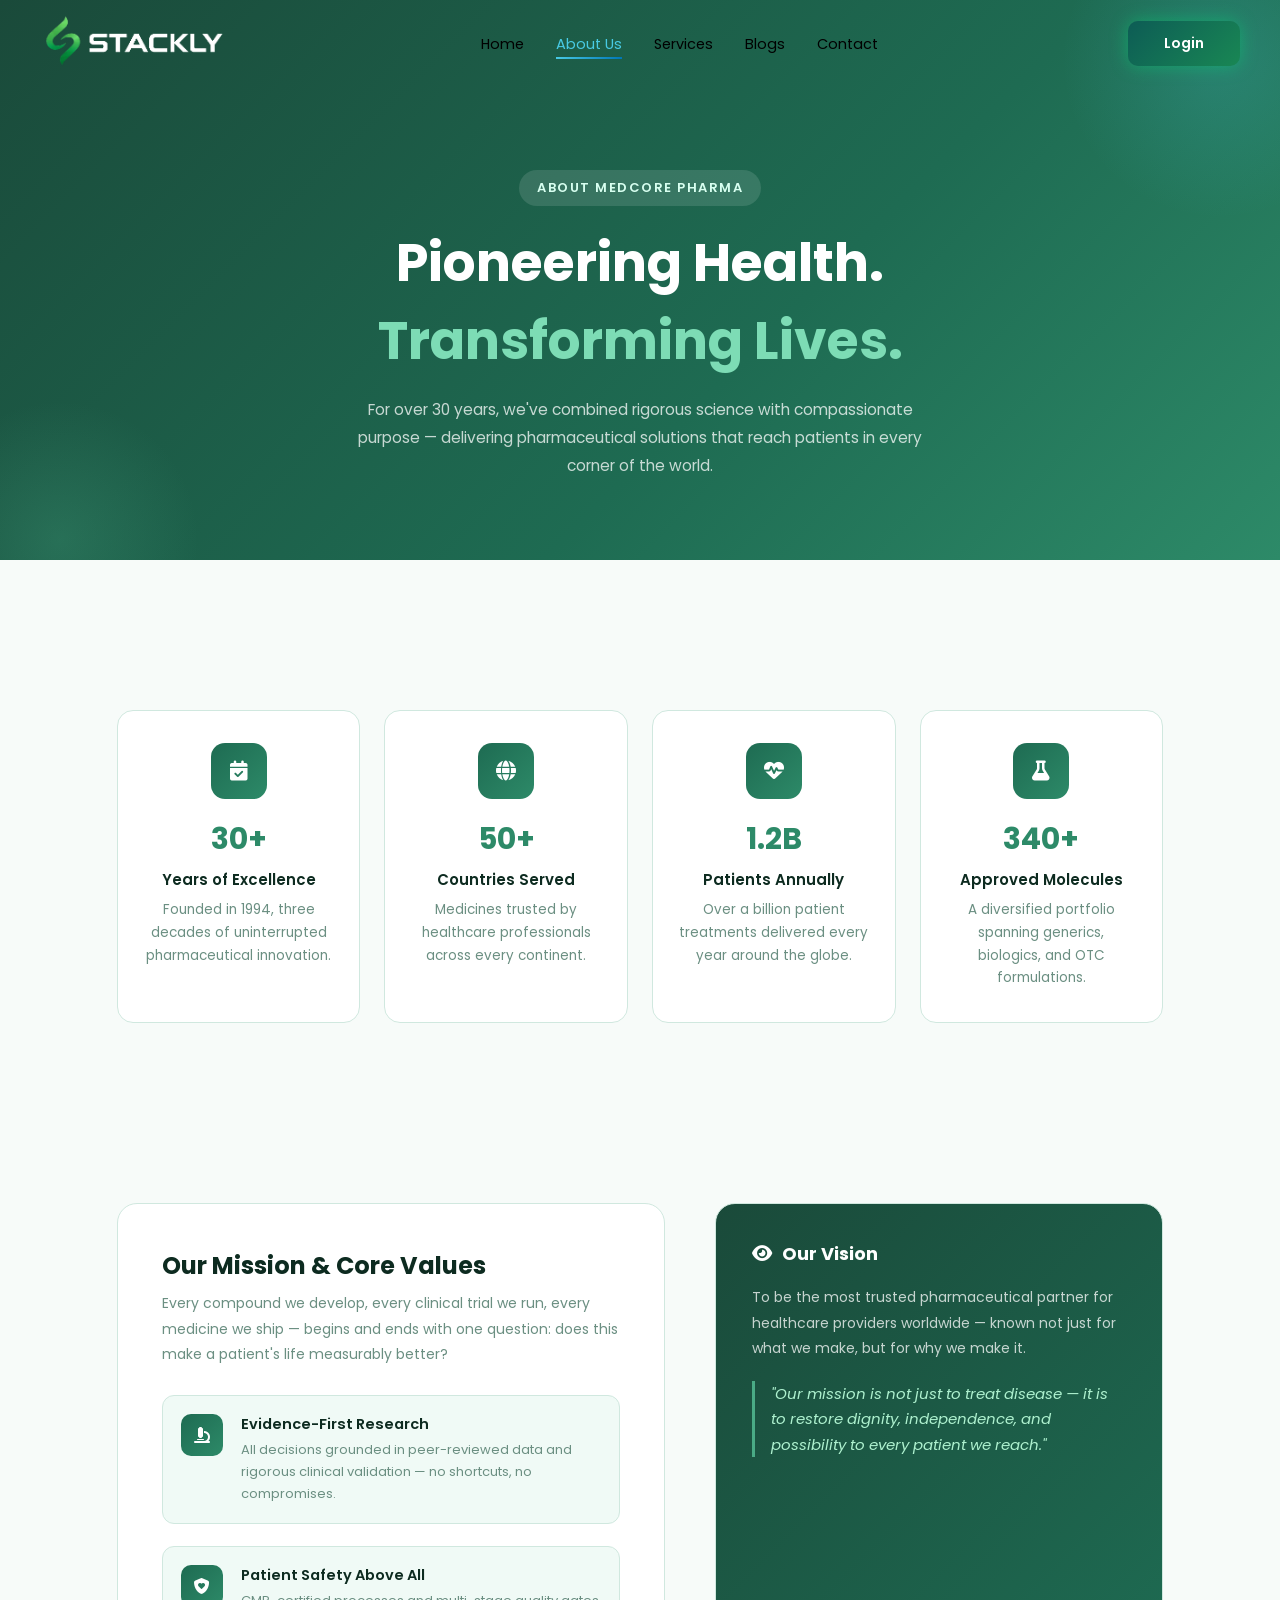
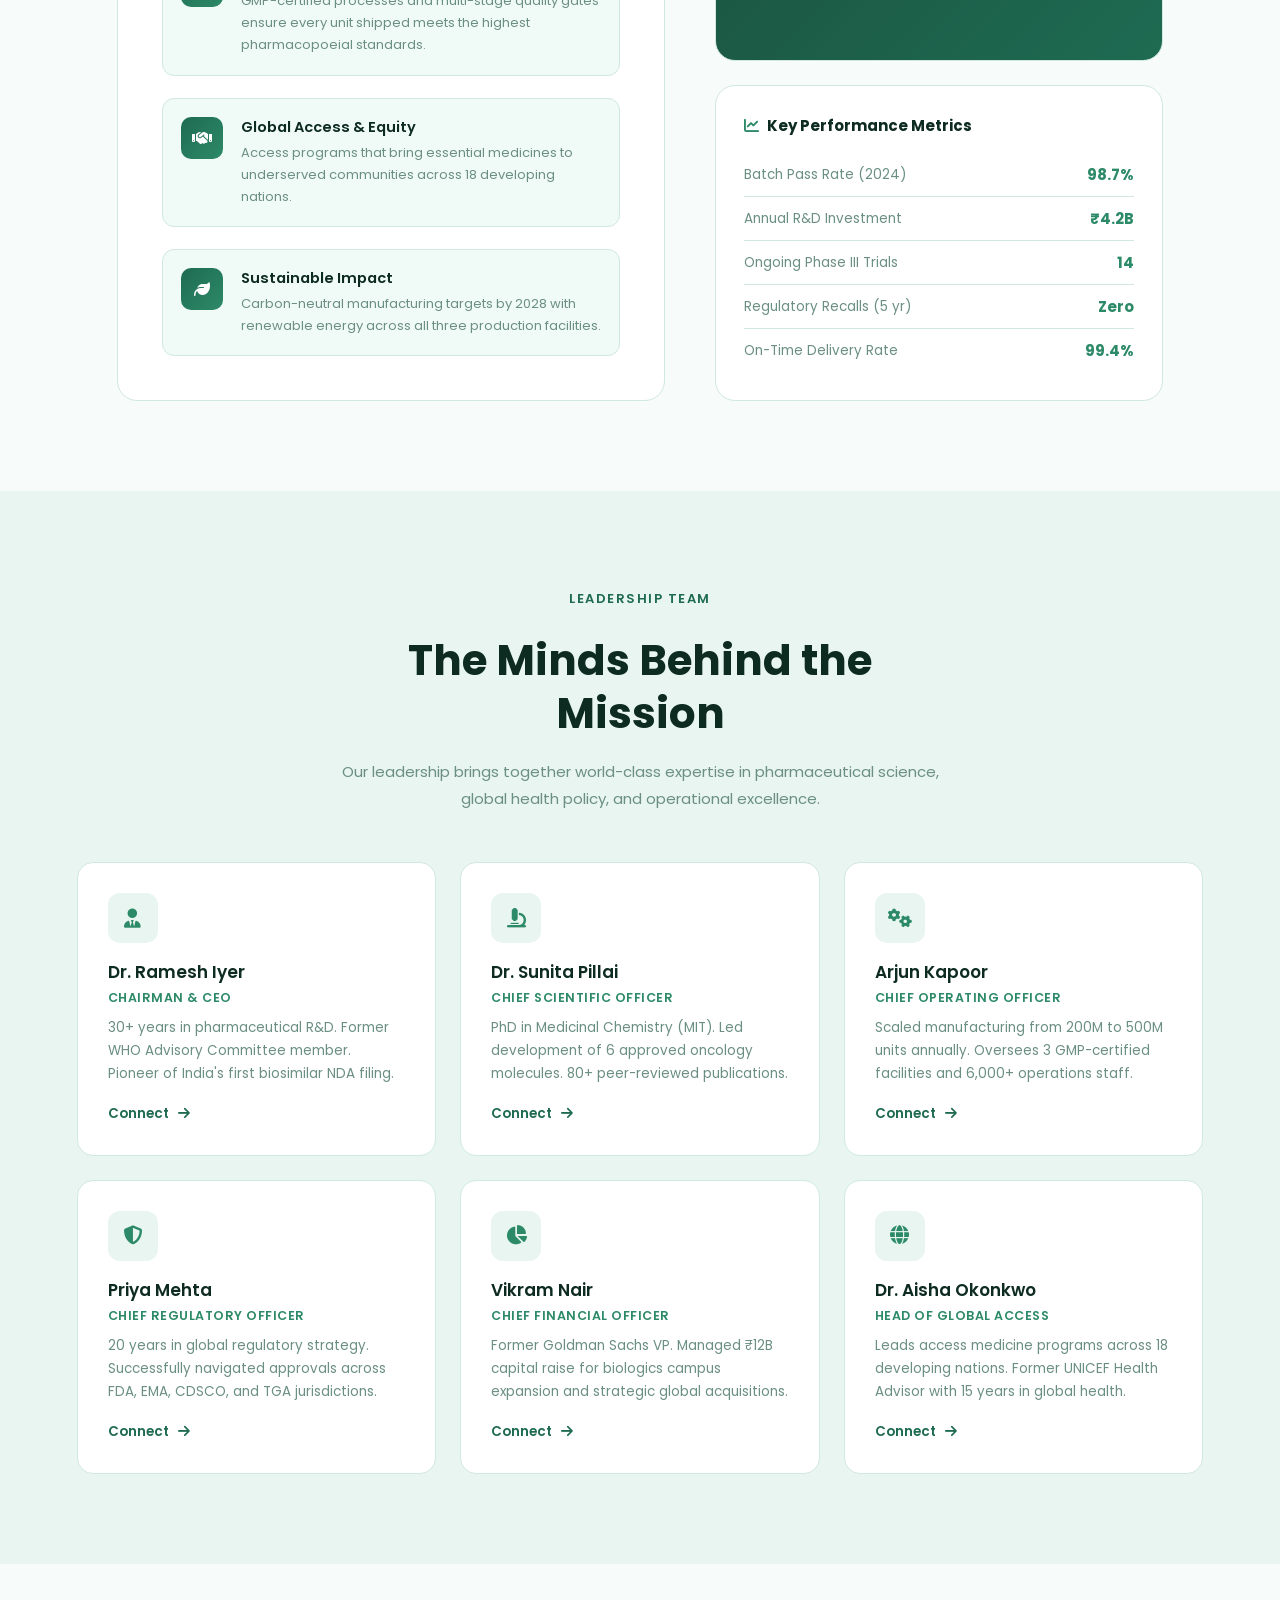
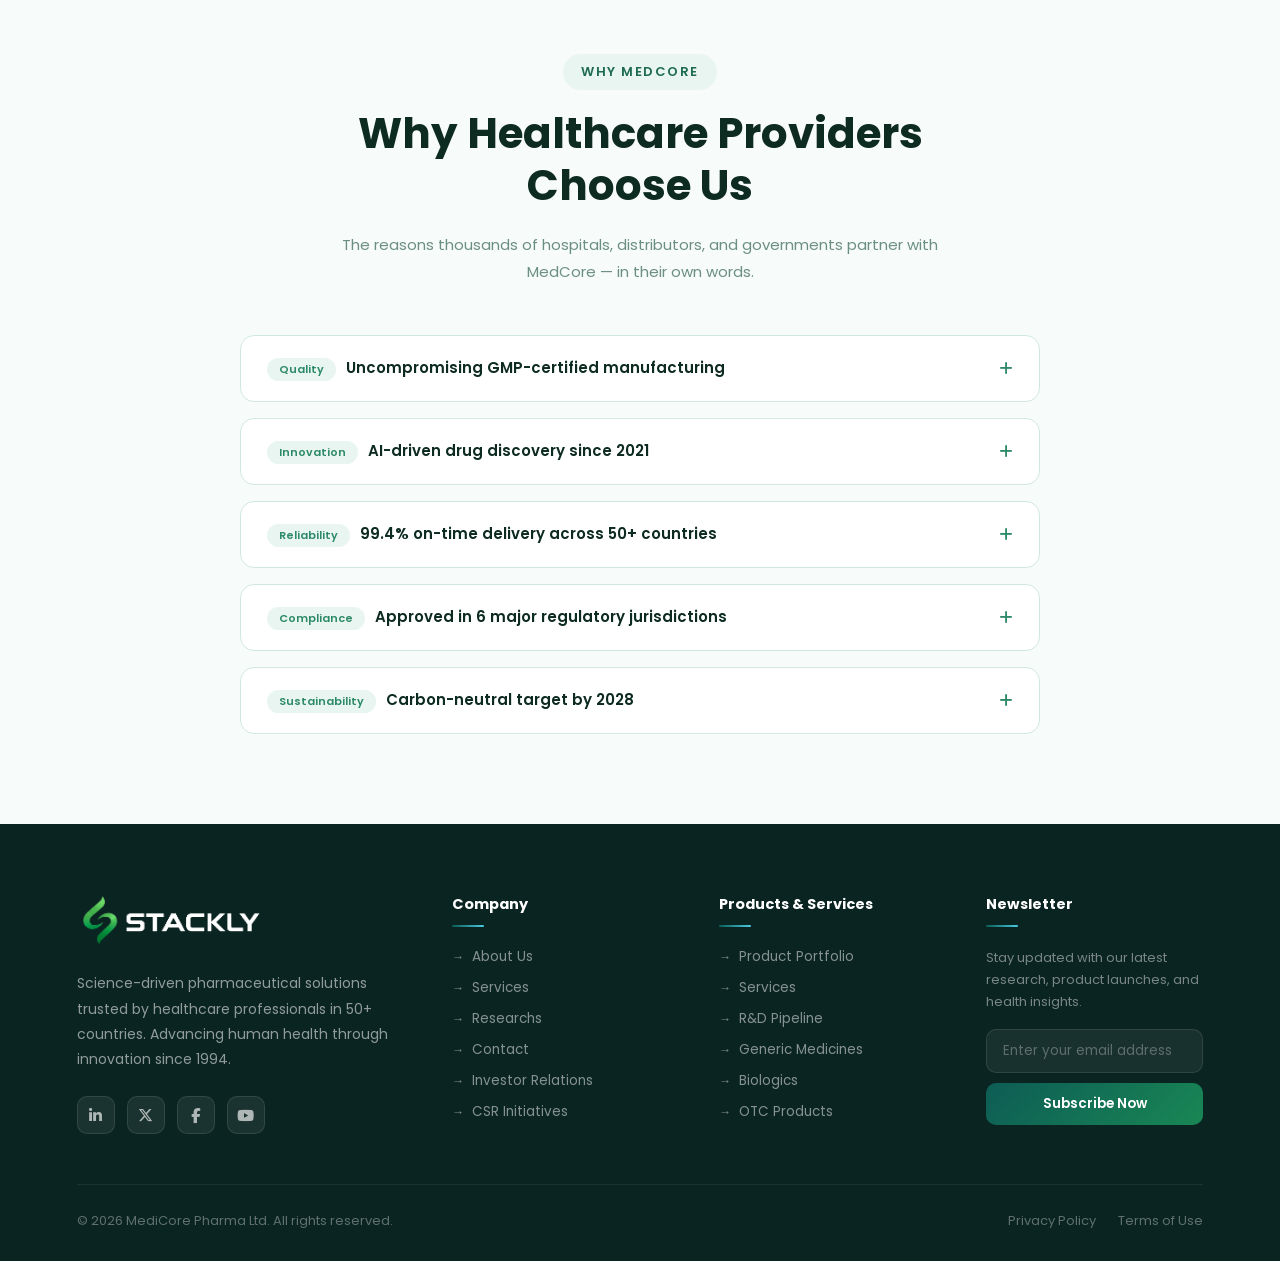
<file: about.html>
<!DOCTYPE html>
<html lang="en">

<head>
    <meta charset="UTF-8">
    <meta name="viewport" content="width=device-width, initial-scale=1.0">
    <title>About Us — MedCore Pharma</title>
    <link href="https://fonts.googleapis.com/css2?family=Poppins:wght@300;400;500;600;700&display=swap"
        rel="stylesheet">
    <link rel="stylesheet" href="https://cdnjs.cloudflare.com/ajax/libs/font-awesome/6.5.1/css/all.min.css" />
    <style>
        * {
            margin: 0;
            padding: 0;
            box-sizing: border-box;
            font-family: 'Poppins', sans-serif;
        }

        body {
            background: var(--off-white);
            color: var(--text-dark);
            overflow-x: hidden;
        }

        :root {
            --green-dark: #1a4a3a;
            --green-mid: #1e6b52;
            --green-brand: #2d8a68;
            --green-light: #4aab86;
            --green-pale: #e8f5f0;
            --green-mist: #f0faf6;
            --off-white: #f7fbf9;
            --white: #ffffff;
            --text-dark: #0d2b20;
            --text-mid: #3a5a4e;
            --text-muted: #6b8f82;
            --border: #d0e8df;
        }

        html {
            scroll-behavior: smooth;
        }

        /* ── NAVBAR ── */
        .navbar {
            width: 100%;
            padding: 14px 40px;
            display: flex;
            justify-content: space-between;
            align-items: center;
            position: fixed;
            top: 0;
            left: 50%;
            transform: translateX(-50%);
            z-index: 9999;
            background: transparent;
            border-bottom: 1px solid transparent;
            transition: 0.4s ease;
            animation: navFade 1s ease;
        }

        .navbar.active {
            background: rgba(13, 92, 85, .95);
            backdrop-filter: blur(15px);
            border-bottom: 1px solid rgba(255, 255, 255, .1);
        }

        .navbar.active .nav-links a,
        .navbar.active .menu-toggle {
            color: #fff;
        }

        .navbar::before {
            content: "";
            position: absolute;
            inset: 0;
            background: linear-gradient(90deg, transparent, rgba(255, 255, 255, .06), transparent);
            transform: translateX(-100%);
            opacity: 0;
            transition: 0.4s ease;
        }

        .navbar.active::before {
            opacity: 1;
            animation: navGlow 4s linear infinite;
        }

        @keyframes navGlow {
            0% {
                transform: translateX(-100%)
            }

            100% {
                transform: translateX(100%)
            }
        }

        @keyframes navFade {
            from {
                opacity: 0;
                transform: translate(-50%, -20px)
            }

            to {
                opacity: 1;
                transform: translate(-50%, 0)
            }
        }

        .logo img {
            width: clamp(140px, 16vw, 190px);
        }

        .logo-fallback {
            display: none;
            font-weight: 700;
            font-size: 20px;
            color: var(--green-dark);
        }

        .navbar.active .logo-fallback {
            color: #fff;
        }

        .nav-links {
            display: flex;
            gap: 32px;
            align-items: center;
            list-style: none;
        }

        .nav-links a {
            color: black;
            text-decoration: none;
            font-size: 14.5px;
            transition: 0.3s;
            position: relative;
        }

        .nav-links a::after {
            content: "";
            position: absolute;
            left: 0;
            bottom: -5px;
            width: 0%;
            height: 2px;
            background: linear-gradient(90deg, #48cae4, #0077b6);
            transition: 0.4s;
        }

        .nav-links a:hover {
            color: #48cae4;
        }

        .nav-links a:hover::after {
            width: 100%;
        }

        .nav-links a.active {
            color: #48cae4;
        }

        .nav-links a.active::after {
            width: 100%;
        }

        .nav-btn {
            padding: 12px 36px;
            border: none;
            border-radius: 10px;
            background: linear-gradient(135deg, #0D5C55, #198754);
            color: #fff;
            font-size: 14px;
            font-weight: 600;
            cursor: pointer;
            transition: 0.4s;
            box-shadow: 0 0 18px rgba(0, 216, 115, .45);
        }

        .nav-btn:hover {
            transform: translateY(-3px) scale(1.05);
            box-shadow: 0 10px 30px rgba(72, 202, 228, .5);
        }

        .menu-toggle {
            display: none;
            font-size: clamp(20px, 2.5vw, 26px);
            color: black;
            cursor: pointer;
        }

        /* ── SHARED ── */
        section {
            padding: 90px 6%;
            max-width: 1200px;
            margin: 0 auto;
        }

        .tag {
            display: inline-block;
            background: var(--green-pale);
            color: var(--green-mid);
            font-size: 13px;
            font-weight: 600;
            letter-spacing: 1.5px;
            text-transform: uppercase;
            padding: 8px 18px;
            border-radius: 30px;
            margin-bottom: 18px;
        }

        .section-title {
            font-size: clamp(28px, 4vw, 42px);
            font-weight: 700;
            color: var(--text-dark);
            line-height: 1.25;
            margin-bottom: 18px;
        }

        .section-sub {
            font-size: 15px;
            color: var(--text-muted);
            line-height: 1.8;
            max-width: 620px;
        }

        .center {
            text-align: center;
            margin: 0 auto;
        }

        /* ── SECTION 1: HERO ── */
        .about-hero {
            background: linear-gradient(135deg, var(--green-dark) 0%, var(--green-mid) 60%, var(--green-brand) 100%);
            padding-top: 170px;
            padding-bottom: 80px;
            text-align: center;
            position: relative;
            overflow: hidden;
            max-width: 100%;
        }

        .about-hero::before {
            content: "";
            position: absolute;
            top: -100px;
            right: -100px;
            width: 320px;
            height: 320px;
            background: radial-gradient(circle, rgba(72, 202, 228, .18), transparent 70%);
            border-radius: 50%;
        }

        .about-hero::after {
            content: "";
            position: absolute;
            bottom: -120px;
            left: -80px;
            width: 280px;
            height: 280px;
            background: radial-gradient(circle, rgba(74, 171, 134, .25), transparent 70%);
            border-radius: 50%;
        }

        .about-hero .tag {
            background: rgba(255, 255, 255, .12);
            color: #d8fff0;
        }

        .about-hero h1 {
            font-size: clamp(32px, 5vw, 52px);
            font-weight: 700;
            color: #fff;
            margin-bottom: 16px;
            position: relative;
            z-index: 1;
        }

        .about-hero h1 span {
            color: #7ddcb5;
        }

        .about-hero p {
            font-size: 15.5px;
            color: rgba(255, 255, 255, .75);
            max-width: 600px;
            margin: 0 auto;
            line-height: 1.8;
            position: relative;
            z-index: 1;
        }

        /* ── SECTION 2: STATS CARDS (like info-cards) ── */
        .stat-cards {
            display: grid;
            grid-template-columns: repeat(4, 1fr);
            gap: 24px;
            padding-top: 60px;
        }

        .stat-card {
            background: var(--white);
            border: 1px solid var(--border);
            border-radius: 16px;
            padding: 32px 26px;
            text-align: center;
            transition: 0.35s ease;
        }

        .stat-card:hover {
            transform: translateY(-6px);
            box-shadow: 0 16px 40px rgba(26, 74, 58, .12);
            border-color: var(--green-light);
        }

        .stat-icon {
            width: 56px;
            height: 56px;
            border-radius: 14px;
            background: linear-gradient(135deg, var(--green-mid), var(--green-brand));
            display: flex;
            align-items: center;
            justify-content: center;
            font-size: 20px;
            color: #fff;
            margin: 0 auto 18px;
        }

        .stat-card strong {
            display: block;
            font-size: 30px;
            font-weight: 700;
            color: var(--green-brand);
            margin-bottom: 6px;
        }

        .stat-card h4 {
            font-size: 15px;
            font-weight: 600;
            margin-bottom: 8px;
            color: var(--text-dark);
        }

        .stat-card p {
            font-size: 13.5px;
            color: var(--text-muted);
            line-height: 1.7;
        }

        /* ── SECTION 3: MISSION + VISUAL (like form+map) ── */
        .mission-main {
            display: grid;
            grid-template-columns: 1.1fr 0.9fr;
            gap: 50px;
            align-items: stretch;
        }

        .mission-wrap {
            background: var(--white);
            border: 1px solid var(--border);
            border-radius: 20px;
            padding: 44px;
        }

        .mission-wrap h3 {
            font-size: 24px;
            font-weight: 700;
            color: var(--text-dark);
            margin-bottom: 8px;
        }

        .mission-wrap>p {
            font-size: 14px;
            color: var(--text-muted);
            margin-bottom: 28px;
            line-height: 1.8;
        }

        .mission-values {
            display: flex;
            flex-direction: column;
            gap: 22px;
        }

        .mv-item {
            display: flex;
            gap: 18px;
            align-items: flex-start;
            padding: 18px;
            background: var(--green-mist);
            border-radius: 12px;
            border: 1px solid var(--border);
            transition: 0.3s;
        }

        .mv-item:hover {
            border-color: var(--green-light);
            box-shadow: 0 6px 20px rgba(45, 138, 104, .1);
        }

        .mv-icon {
            width: 42px;
            height: 42px;
            min-width: 42px;
            border-radius: 10px;
            background: linear-gradient(135deg, var(--green-mid), var(--green-brand));
            display: flex;
            align-items: center;
            justify-content: center;
            color: #fff;
            font-size: 16px;
        }

        .mv-item h4 {
            font-size: 14.5px;
            font-weight: 600;
            color: var(--text-dark);
            margin-bottom: 4px;
        }

        .mv-item p {
            font-size: 13px;
            color: var(--text-muted);
            line-height: 1.7;
        }

        .mission-side {
            display: flex;
            flex-direction: column;
            gap: 24px;
        }

        .vision-card {
            border-radius: 20px;
            overflow: hidden;
            border: 1px solid var(--border);
            flex: 1;
            background: linear-gradient(135deg, var(--green-dark), var(--green-mid));
            padding: 36px;
            color: #fff;
        }

        .vision-card h4 {
            font-size: 18px;
            font-weight: 700;
            margin-bottom: 18px;
            display: flex;
            align-items: center;
            gap: 10px;
        }

        .vision-card p {
            font-size: 14px;
            color: rgba(255, 255, 255, .75);
            line-height: 1.8;
            margin-bottom: 20px;
        }

        .vision-card blockquote {
            font-size: 15px;
            font-style: italic;
            color: #aef1cf;
            border-left: 3px solid #4aab86;
            padding-left: 16px;
            line-height: 1.7;
        }

        .metrics-card {
            background: var(--white);
            border: 1px solid var(--border);
            border-radius: 20px;
            padding: 28px;
        }

        .metrics-card h4 {
            font-size: 15px;
            font-weight: 700;
            color: var(--text-dark);
            margin-bottom: 16px;
            display: flex;
            align-items: center;
            gap: 8px;
        }

        .metrics-card h4 i {
            color: var(--green-brand);
        }

        .metric-row {
            display: flex;
            justify-content: space-between;
            align-items: center;
            font-size: 13.5px;
            padding: 10px 0;
            border-bottom: 1px solid var(--border);
            color: var(--text-muted);
        }

        .metric-row:last-child {
            border-bottom: none;
        }

        .metric-row span:last-child {
            color: var(--green-brand);
            font-weight: 700;
            font-size: 15px;
        }

        /* ── SECTION 4: LEADERSHIP (like dept-grid) ── */
        .leadership-section {
            background: var(--green-pale);
            max-width: 100%;
        }

        .leadership-section .inner {
            max-width: 1200px;
            margin: 0 auto;
        }

        .team-grid {
            display: grid;
            grid-template-columns: repeat(3, 1fr);
            gap: 24px;
            margin-top: 50px;
        }

        .team-card {
            background: var(--white);
            border-radius: 16px;
            padding: 30px;
            border: 1px solid var(--border);
            transition: 0.35s ease;
        }

        .team-card:hover {
            transform: translateY(-6px);
            box-shadow: 0 16px 40px rgba(26, 74, 58, .1);
        }

        .team-icon {
            width: 50px;
            height: 50px;
            border-radius: 12px;
            background: var(--green-pale);
            color: var(--green-brand);
            display: flex;
            align-items: center;
            justify-content: center;
            font-size: 19px;
            margin-bottom: 16px;
        }

        .team-card h4 {
            font-size: 17px;
            font-weight: 600;
            color: var(--text-dark);
            margin-bottom: 4px;
        }

        .team-card .role {
            font-size: 12.5px;
            color: var(--green-brand);
            font-weight: 600;
            margin-bottom: 10px;
            letter-spacing: .5px;
            text-transform: uppercase;
        }

        .team-card p {
            font-size: 13.5px;
            color: var(--text-muted);
            line-height: 1.7;
            margin-bottom: 14px;
        }

        .team-card a {
            font-size: 13.5px;
            font-weight: 600;
            color: var(--green-mid);
            text-decoration: none;
        }

        .team-card a i {
            margin-left: 6px;
            transition: 0.3s;
        }

        .team-card a:hover i {
            margin-left: 10px;
        }

        /* ── SECTION 5: WHY US ACCORDION (like FAQ) ── */
        .whyus-list {
            max-width: 800px;
            margin: 50px auto 0;
            display: flex;
            flex-direction: column;
            gap: 16px;
        }

        .whyus-item {
            background: var(--white);
            border: 1px solid var(--border);
            border-radius: 14px;
            overflow: hidden;
        }

        .whyus-question {
            display: flex;
            justify-content: space-between;
            align-items: center;
            padding: 20px 26px;
            cursor: pointer;
            font-size: 15px;
            font-weight: 600;
            color: var(--text-dark);
            gap: 16px;
        }

        .whyus-question i {
            color: var(--green-brand);
            transition: 0.3s;
            flex-shrink: 0;
        }

        .whyus-item.open .whyus-question i {
            transform: rotate(45deg);
        }

        .whyus-answer {
            max-height: 0;
            overflow: hidden;
            transition: max-height 0.35s ease, padding 0.35s ease;
            padding: 0 26px;
        }

        .whyus-item.open .whyus-answer {
            max-height: 200px;
            padding: 0 26px 22px;
        }

        .whyus-answer p {
            font-size: 13.5px;
            color: var(--text-muted);
            line-height: 1.8;
        }

        .whyus-badge {
            display: inline-block;
            background: var(--green-pale);
            color: var(--green-brand);
            font-size: 11px;
            font-weight: 600;
            border-radius: 50px;
            padding: 3px 12px;
            margin-right: 10px;
        }

        /* ── SCROLL REVEAL ── */
        .reveal {
            opacity: 0;
            transform: translateY(40px);
            transition: opacity 0.7s ease, transform 0.7s ease;
        }

        .reveal.visible {
            opacity: 1;
            transform: translateY(0);
        }

        /* ── FOOTER ── */
        .footer {
            background: #0a2421;
            padding: 70px 6% 30px;
        }

        .footer-grid {
            display: grid;
            grid-template-columns: 1.5fr 1fr 1fr 1fr;
            gap: 50px;
            max-width: 1200px;
            margin: 0 auto 50px;
        }

        .footer-brand p {
            font-size: 14px;
            color: rgba(255, 255, 255, .55);
            line-height: 1.8;
            margin-top: 18px;
            margin-bottom: 24px;
        }

        .footer-socials {
            display: flex;
            gap: 12px;
        }

        .social-icon {
            width: 38px;
            height: 38px;
            border-radius: 10px;
            background: rgba(255, 255, 255, .07);
            border: 1px solid rgba(255, 255, 255, .1);
            display: flex;
            align-items: center;
            justify-content: center;
            color: rgba(255, 255, 255, .65);
            font-size: 15px;
            cursor: pointer;
            transition: 0.3s;
        }

        .social-icon:hover {
            background: rgba(72, 202, 228, .2);
            color: #48cae4;
            border-color: rgba(72, 202, 228, .3);
        }

        .footer-col h4 {
            font-size: 14.5px;
            font-weight: 700;
            color: #fff;
            margin-bottom: 20px;
            position: relative;
            padding-bottom: 12px;
        }

        .footer-col h4::after {
            content: "";
            position: absolute;
            bottom: 0;
            left: 0;
            width: 32px;
            height: 2px;
            background: linear-gradient(90deg, #0D5C55, #48cae4);
            border-radius: 2px;
        }

        .footer-links {
            list-style: none;
            display: flex;
            flex-direction: column;
            gap: 11px;
        }

        .footer-links a {
            font-size: 13.5px;
            color: rgba(255, 255, 255, .5);
            text-decoration: none;
            transition: 0.3s;
            display: flex;
            align-items: center;
            gap: 8px;
        }

        .footer-links a:hover {
            color: #48cae4;
            gap: 12px;
        }

        .footer-links a::before {
            content: "→";
            font-size: 12px;
        }

        .footer-newsletter input {
            width: 100%;
            padding: 11px 16px;
            border-radius: 10px;
            border: 1px solid rgba(255, 255, 255, .1);
            background: rgba(255, 255, 255, .06);
            color: #fff;
            font-size: 13.5px;
            font-family: 'Poppins', sans-serif;
            outline: none;
            margin-bottom: 10px;
            transition: 0.3s;
        }

        .footer-newsletter input::placeholder {
            color: rgba(255, 255, 255, .3);
        }

        .footer-newsletter input:focus {
            border-color: rgba(72, 202, 228, .4);
        }

        .footer-newsletter button {
            width: 100%;
            padding: 11px;
            background: linear-gradient(135deg, #0D5C55, #198754);
            color: #fff;
            border: none;
            border-radius: 10px;
            font-size: 13.5px;
            font-weight: 600;
            cursor: pointer;
            font-family: 'Poppins', sans-serif;
            transition: 0.3s;
        }

        .footer-newsletter button:hover {
            box-shadow: 0 8px 20px rgba(13, 92, 85, .4);
            transform: translateY(-2px);
        }

        .footer-bottom {
            max-width: 1200px;
            margin: 0 auto;
            display: flex;
            align-items: center;
            justify-content: space-between;
            padding-top: 26px;
            border-top: 1px solid rgba(255, 255, 255, .07);
            flex-wrap: wrap;
            gap: 12px;
        }

        .footer-bottom p {
            font-size: 13px;
            color: rgba(255, 255, 255, .35);
        }

        .footer-bottom-links {
            display: flex;
            gap: 22px;
        }

        .footer-bottom-links a {
            font-size: 13px;
            color: rgba(255, 255, 255, .35);
            text-decoration: none;
            transition: 0.3s;
        }

        .footer-bottom-links a:hover {
            color: #48cae4;
        }

        /* ── RESPONSIVE ── */
        @media (max-width:1100px) {
            .navbar {
                width: 100%;
                top: 0;
                border-radius: 0;
                overflow: visible;
                padding: 14px 20px;
            }

            .menu-toggle {
                display: block;
                z-index: 10001;
            }


            .nav-links {
                position: fixed;
                top: 0;
                right: -100%;

                width: 70%;
                height: 100vh;

                background: linear-gradient(135deg,
                        rgba(18, 78, 60, 0.98),
                        rgba(10, 45, 35, 0.98));

                backdrop-filter: blur(20px);

                display: flex;
                flex-direction: column;
                justify-content: flex-start;
                align-items: flex-start;

                padding: 23px 30px;
                gap: 32px;

                list-style: none;

                border-left: 1px solid rgba(143, 188, 143, 0.15);

                box-shadow:
                    -15px 0 40px rgba(0, 0, 0, 0.25),
                    0 0 30px rgba(46, 139, 87, 0.12);

                transition: 0.5s ease;
                z-index: 9999;
            }

            .nav-links.active {
                right: 0;

            }

            .nav-links a {
                font-size: 16px;
                color: #ffffff;
                font-weight: 500;
                text-decoration: none;
                transition: all 0.35s ease;
            }

            .nav-links a:hover {
                color: #8fbc8f;
                transform: translateX(8px);
            }

            .nav-btn {
                padding: 10px 36px;
                border: none;
                border-radius: 12px;

                background: linear-gradient(135deg,
                        #1f6f54,
                        #2e8b57);

                color: #fff;
                font-size: 14px;
                font-weight: 600;

                cursor: pointer;
                transition: all 0.4s ease;

                box-shadow:
                    0 8px 24px rgba(46, 139, 87, 0.30),
                    0 0 18px rgba(60, 163, 112, 0.20);
            }

            .nav-btn:hover {
                transform: translateY(-3px) scale(1.04);

                background: linear-gradient(135deg,
                        #2e8b57,
                        #3ca370);

                box-shadow:
                    0 15px 35px rgba(46, 139, 87, 0.40),
                    0 0 25px rgba(60, 163, 112, 0.25);
            }

            .nav-btn:active {
                transform: scale(0.97);
            }

            .stat-cards {
                grid-template-columns: repeat(2, 1fr);
            }

            .mission-main {
                grid-template-columns: 1fr;
            }

            .team-grid {
                grid-template-columns: repeat(2, 1fr);
            }

            .footer-grid {
                grid-template-columns: 1fr 1fr;
            }
        }

        @media (max-width:768px) {
            .stat-cards {
                grid-template-columns: 1fr;
            }

            .team-grid {
                grid-template-columns: 1fr;
            }

            .footer-grid {
                grid-template-columns: 1fr;
                gap: 36px;
            }

            .footer-bottom {
                flex-direction: column;
                text-align: center;
            }
        }

        @media (max-width:600px) {
            .navbar {
                padding: 10px 20px;
            }

            section {
                padding: 70px 5%;
            }

            .about-hero {
                padding-top: 130px;
                padding-bottom: 60px;
            }

            .mission-wrap {
                padding: 28px 22px;
            }

            .footer {
                padding: 50px 5% 24px;
            }

            .section-title {
                font-size: clamp(22px, 6vw, 32px);
            }
        }

        @media (prefers-reduced-motion:reduce) {
            .reveal {
                opacity: 1;
                transform: none;
                transition: none;
            }
        }
    </style>
</head>

<body>

    <!-- NAVBAR -->
    <nav class="navbar" id="navbar">
        <div class="logo">
            <img src="./src/logo.webp" alt="MediCore Logo" class="homepage"
                onerror="this.style.display='none'; this.nextElementSibling.style.display='block'">
            <span class="logo-fallback">MedCore Pharma</span>
        </div>
        <ul class="nav-links" id="navLinks">
            <li><a href="index.html">Home</a></li>
            <li><a href="about.html" class="active">About Us</a></li>
            <li><a href="service.html">Services</a></li>
            <li><a href="blog.html">Blogs</a></li>
            <li><a href="contact.html">Contact</a></li>
            <button class="nav-btn login-btn"><span>Login</span></button>
        </ul>
        <div class="menu-toggle" id="menuToggle"><i class="fa-solid fa-bars"></i></div>
    </nav>

    <!-- ═══════════ SECTION 1: HERO ═══════════ -->
    <section class="about-hero">
        <span class="tag">ABOUT MEDCORE PHARMA</span>
        <h1>Pioneering Health.<br><span>Transforming Lives.</span></h1>
        <p>For over 30 years, we've combined rigorous science with compassionate purpose — delivering pharmaceutical
            solutions that reach patients in every corner of the world.</p>
    </section>

    <!-- ═══════════ SECTION 2: STATS CARDS ═══════════ -->
    <section>
        <div class="stat-cards">
            <div class="stat-card reveal">
                <div class="stat-icon"><i class="fa-solid fa-calendar-check"></i></div>
                <strong>30+</strong>
                <h4>Years of Excellence</h4>
                <p>Founded in 1994, three decades of uninterrupted pharmaceutical innovation.</p>
            </div>
            <div class="stat-card reveal">
                <div class="stat-icon"><i class="fa-solid fa-globe"></i></div>
                <strong>50+</strong>
                <h4>Countries Served</h4>
                <p>Medicines trusted by healthcare professionals across every continent.</p>
            </div>
            <div class="stat-card reveal">
                <div class="stat-icon"><i class="fa-solid fa-heart-pulse"></i></div>
                <strong>1.2B</strong>
                <h4>Patients Annually</h4>
                <p>Over a billion patient treatments delivered every year around the globe.</p>
            </div>
            <div class="stat-card reveal">
                <div class="stat-icon"><i class="fa-solid fa-flask"></i></div>
                <strong>340+</strong>
                <h4>Approved Molecules</h4>
                <p>A diversified portfolio spanning generics, biologics, and OTC formulations.</p>
            </div>
        </div>
    </section>

    <!-- ═══════════ SECTION 3: MISSION + SIDE PANEL ═══════════ -->
    <section>
        <div class="mission-main">
            <!-- Left: Mission values (like contact form) -->
            <div class="mission-wrap reveal">
                <h3>Our Mission & Core Values</h3>
                <p>Every compound we develop, every clinical trial we run, every medicine we ship — begins and ends with
                    one question: does this make a patient's life measurably better?</p>
                <div class="mission-values">
                    <div class="mv-item">
                        <div class="mv-icon"><i class="fa-solid fa-microscope"></i></div>
                        <div>
                            <h4>Evidence-First Research</h4>
                            <p>All decisions grounded in peer-reviewed data and rigorous clinical validation — no
                                shortcuts, no compromises.</p>
                        </div>
                    </div>
                    <div class="mv-item">
                        <div class="mv-icon"><i class="fa-solid fa-shield-heart"></i></div>
                        <div>
                            <h4>Patient Safety Above All</h4>
                            <p>GMP-certified processes and multi-stage quality gates ensure every unit shipped meets the
                                highest pharmacopoeial standards.</p>
                        </div>
                    </div>
                    <div class="mv-item">
                        <div class="mv-icon"><i class="fa-solid fa-handshake"></i></div>
                        <div>
                            <h4>Global Access & Equity</h4>
                            <p>Access programs that bring essential medicines to underserved communities across 18
                                developing nations.</p>
                        </div>
                    </div>
                    <div class="mv-item">
                        <div class="mv-icon"><i class="fa-solid fa-leaf"></i></div>
                        <div>
                            <h4>Sustainable Impact</h4>
                            <p>Carbon-neutral manufacturing targets by 2028 with renewable energy across all three
                                production facilities.</p>
                        </div>
                    </div>
                </div>
            </div>

            <!-- Right: Vision card + metrics (like map + hours) -->
            <div class="mission-side">
                <div class="vision-card reveal">
                    <h4><i class="fa-solid fa-eye"></i> Our Vision</h4>
                    <p>To be the most trusted pharmaceutical partner for healthcare providers worldwide — known not just
                        for what we make, but for why we make it.</p>
                    <blockquote>"Our mission is not just to treat disease — it is to restore dignity, independence, and
                        possibility to every patient we reach."</blockquote>
                </div>
                <div class="metrics-card reveal">
                    <h4><i class="fa-solid fa-chart-line"></i> Key Performance Metrics</h4>
                    <div class="metric-row"><span>Batch Pass Rate (2024)</span><span>98.7%</span></div>
                    <div class="metric-row"><span>Annual R&D Investment</span><span>₹4.2B</span></div>
                    <div class="metric-row"><span>Ongoing Phase III Trials</span><span>14</span></div>
                    <div class="metric-row"><span>Regulatory Recalls (5 yr)</span><span>Zero</span></div>
                    <div class="metric-row"><span>On-Time Delivery Rate</span><span>99.4%</span></div>
                </div>
            </div>
        </div>
    </section>

    <!-- ═══════════ SECTION 4: LEADERSHIP (like dept-grid) ═══════════ -->
    <section class="leadership-section">
        <div class="inner">
            <div class="center" style="max-width:640px;">
                <span class="tag">LEADERSHIP TEAM</span>
                <h2 class="section-title">The Minds Behind the Mission</h2>
                <p class="section-sub center">Our leadership brings together world-class expertise in pharmaceutical
                    science, global health policy, and operational excellence.</p>
            </div>
            <div class="team-grid">
                <div class="team-card reveal">
                    <div class="team-icon"><i class="fa-solid fa-user-tie"></i></div>
                    <h4>Dr. Ramesh Iyer</h4>
                    <div class="role">Chairman & CEO</div>
                    <p>30+ years in pharmaceutical R&D. Former WHO Advisory Committee member. Pioneer of India's first
                        biosimilar NDA filing.</p>
                    <a href="404.html">Connect <i class="fa-solid fa-arrow-right"></i></a>
                </div>
                <div class="team-card reveal">
                    <div class="team-icon"><i class="fa-solid fa-microscope"></i></div>
                    <h4>Dr. Sunita Pillai</h4>
                    <div class="role">Chief Scientific Officer</div>
                    <p>PhD in Medicinal Chemistry (MIT). Led development of 6 approved oncology molecules. 80+
                        peer-reviewed publications.</p>
                    <a href="404.html">Connect <i class="fa-solid fa-arrow-right"></i></a>
                </div>
                <div class="team-card reveal">
                    <div class="team-icon"><i class="fa-solid fa-gears"></i></div>
                    <h4>Arjun Kapoor</h4>
                    <div class="role">Chief Operating Officer</div>
                    <p>Scaled manufacturing from 200M to 500M units annually. Oversees 3 GMP-certified facilities and
                        6,000+ operations staff.</p>
                    <a href="404.html">Connect <i class="fa-solid fa-arrow-right"></i></a>
                </div>
                <div class="team-card reveal">
                    <div class="team-icon"><i class="fa-solid fa-shield-halved"></i></div>
                    <h4>Priya Mehta</h4>
                    <div class="role">Chief Regulatory Officer</div>
                    <p>20 years in global regulatory strategy. Successfully navigated approvals across FDA, EMA, CDSCO,
                        and TGA jurisdictions.</p>
                    <a href="404.html">Connect <i class="fa-solid fa-arrow-right"></i></a>
                </div>
                <div class="team-card reveal">
                    <div class="team-icon"><i class="fa-solid fa-chart-pie"></i></div>
                    <h4>Vikram Nair</h4>
                    <div class="role">Chief Financial Officer</div>
                    <p>Former Goldman Sachs VP. Managed ₹12B capital raise for biologics campus expansion and strategic
                        global acquisitions.</p>
                    <a href="404.html">Connect <i class="fa-solid fa-arrow-right"></i></a>
                </div>
                <div class="team-card reveal">
                    <div class="team-icon"><i class="fa-solid fa-globe"></i></div>
                    <h4>Dr. Aisha Okonkwo</h4>
                    <div class="role">Head of Global Access</div>
                    <p>Leads access medicine programs across 18 developing nations. Former UNICEF Health Advisor with 15
                        years in global health.</p>
                    <a href="404.html">Connect <i class="fa-solid fa-arrow-right"></i></a>
                </div>
            </div>
        </div>
    </section>

    <!-- ═══════════ SECTION 5: WHY CHOOSE US (like FAQ accordion) ═══════════ -->
    <section>
        <div class="center" style="max-width:640px;">
            <span class="tag">WHY MEDCORE</span>
            <h2 class="section-title">Why Healthcare Providers Choose Us</h2>
            <p class="section-sub center">The reasons thousands of hospitals, distributors, and governments partner with
                MedCore — in their own words.</p>
        </div>
        <div class="whyus-list">
            <div class="whyus-item reveal">
                <div class="whyus-question">
                    <span><span class="whyus-badge">Quality</span>Uncompromising GMP-certified manufacturing</span>
                    <i class="fa-solid fa-plus"></i>
                </div>
                <div class="whyus-answer">
                    <p>All three of our production facilities operate under WHO Good Manufacturing Practice guidelines
                        with zero major regulatory recalls in the past five years. Every batch undergoes 14-stage
                        quality testing before release — from raw material identity to finished product stability.</p>
                </div>
            </div>
            <div class="whyus-item reveal">
                <div class="whyus-question">
                    <span><span class="whyus-badge">Innovation</span>AI-driven drug discovery since 2021</span>
                    <i class="fa-solid fa-plus"></i>
                </div>
                <div class="whyus-answer">
                    <p>Our proprietary AI platform has reduced drug discovery timelines by 42% and shortlisted 7 new
                        molecular candidates for clinical trials since launch. We hold 214 active patents and
                        consistently invest 12–14% of annual revenue back into R&D.</p>
                </div>
            </div>
            <div class="whyus-item reveal">
                <div class="whyus-question">
                    <span><span class="whyus-badge">Reliability</span>99.4% on-time delivery across 50+ countries</span>
                    <i class="fa-solid fa-plus"></i>
                </div>
                <div class="whyus-answer">
                    <p>Our cold-chain logistics network and real-time serialisation system ensures that medicines reach
                        hospitals and pharmacies on schedule. We operate dedicated distribution hubs in 12 countries
                        with 24/7 supply chain monitoring.</p>
                </div>
            </div>
            <div class="whyus-item reveal">
                <div class="whyus-question">
                    <span><span class="whyus-badge">Compliance</span>Approved in 6 major regulatory jurisdictions</span>
                    <i class="fa-solid fa-plus"></i>
                </div>
                <div class="whyus-answer">
                    <p>MedCore holds active approvals from the US FDA, European Medicines Agency, CDSCO, TGA
                        (Australia), Health Canada, and PMDA (Japan). Our regulatory team maintains a 94% first-cycle
                        approval rate — among the highest in the industry.</p>
                </div>
            </div>
            <div class="whyus-item reveal">
                <div class="whyus-question">
                    <span><span class="whyus-badge">Sustainability</span>Carbon-neutral target by 2028</span>
                    <i class="fa-solid fa-plus"></i>
                </div>
                <div class="whyus-answer">
                    <p>We've reduced manufacturing emissions by 38% since 2019 through renewable energy installations
                        and process optimisation. Our EcoVadis Gold Rating places us in the top 5% of pharmaceutical
                        companies globally for environmental and social governance.</p>
                </div>
            </div>
        </div>
    </section>

    <!-- FOOTER -->
    <footer class="footer">
        <div class="footer-grid">
            <div class="footer-brand">
                <div class="logo"><img src="./src/logo.webp" class="homepage" alt=""
                        onerror="this.style.display='none'; this.nextElementSibling.style.display='block'"><span
                        class="logo-fallback" style="color:#fff;">MedCore Pharma</span></div>
                <p>Science-driven pharmaceutical solutions trusted by healthcare professionals in 50+ countries.
                    Advancing human health through innovation since 1994.</p>
                <div class="footer-socials">
                    <div class="social-icon errorpage"><i class="fa-brands fa-linkedin-in"></i></div>
                    <div class="social-icon errorpage"><i class="fa-brands fa-x-twitter"></i></div>
                    <div class="social-icon errorpage"><i class="fa-brands fa-facebook-f"></i></div>
                    <div class="social-icon errorpage"><i class="fa-brands fa-youtube"></i></div>
                </div>
            </div>

            <div class="footer-col">
                <h4>Company</h4>
                <ul class="footer-links">
                    <li><a href="about.html">About Us</a></li>
                    <li><a href="service.html">Services</a></li>
                    <li><a href="blog.html">Researchs</a></li>
                    <li><a href="contact.html">Contact</a></li>
                    <li><a href="404.html">Investor Relations</a></li>
                    <li><a href="404.html">CSR Initiatives</a></li>
                </ul>
            </div>

            <div class="footer-col">
                <h4>Products & Services</h4>
                <ul class="footer-links">
                    <li><a href="404.html">Product Portfolio</a></li>
                    <li><a href="404.html">Services</a></li>
                    <li><a href="404.html">R&D Pipeline</a></li>
                    <li><a href="404.html">Generic Medicines</a></li>
                    <li><a href="404.html">Biologics</a></li>
                    <li><a href="404.html">OTC Products</a></li>
                </ul>
            </div>
            <div class="footer-col">
                <h4>Newsletter</h4>
                <p style="font-size:13px;color:rgba(255,255,255,.45);line-height:1.7;margin-bottom:16px;">Stay updated
                    with our latest research, product launches, and health insights.</p>
                <div class="footer-newsletter">
                    <input type="email" placeholder="Enter your email address" id="footermail">
                    <button class="footerbtn">Subscribe Now</button>
                </div>
            </div>
        </div>
        <div class="footer-bottom">
            <p>© 2026 MediCore Pharma Ltd. All rights reserved.</p>
            <div class="footer-bottom-links">
                <a href="404.html">Privacy Policy</a>
                <a href="404.html">Terms of Use</a>
            </div>
        </div>
    </footer>

    <script>
        // Navbar scroll
        const navbar = document.getElementById('navbar');
        window.addEventListener('scroll', () => navbar.classList.toggle('active', window.scrollY > 50));

        // Mobile menu
        const menuToggle = document.getElementById('menuToggle');
        const navLinks = document.getElementById('navLinks');
        menuToggle.addEventListener('click', () => {
            navLinks.classList.toggle('active');
            menuToggle.innerHTML = navLinks.classList.contains('active')
                ? '<i class="fa-solid fa-xmark"></i>'
                : '<i class="fa-solid fa-bars"></i>';
        });

        // Login btn placement
        const loginBtn = document.querySelector('.login-btn');
        function checkMobileMenu() {
            if (window.innerWidth <= 1100) { navLinks.appendChild(loginBtn); }
            else { document.querySelector('.navbar').insertBefore(loginBtn, menuToggle); }
        }
        checkMobileMenu();
        window.addEventListener('resize', checkMobileMenu);

        // Login redirect
        document.querySelector('.nav-btn').addEventListener('click', () => window.location.href = 'login.html');

        // Scroll reveal
        const observer = new IntersectionObserver(entries => {
            entries.forEach(e => { if (e.isIntersecting) { e.target.classList.add('visible'); observer.unobserve(e.target); } });
        }, { threshold: 0.12 });
        document.querySelectorAll('.reveal').forEach(el => observer.observe(el));

        // Why Us accordion
        document.querySelectorAll('.whyus-item').forEach(item => {
            item.querySelector('.whyus-question').addEventListener('click', () => {
                document.querySelectorAll('.whyus-item').forEach(other => { if (other !== item) other.classList.remove('open'); });
                item.classList.toggle('open');
            });
        });

        // Footer subscribe
        const emailInput = document.getElementById('footermail');
        document.querySelector('.footerbtn').addEventListener('click', () => {
            const email = emailInput.value.trim();
            if (!email) { alert('Please enter your email address.'); return; }
            if (!/^[^\s@]+@[^\s@]+\.[^\s@]+$/.test(email)) { alert('Please enter a valid email address.'); return; }
            alert('Thank you for subscribing!');
            emailInput.value = '';
        });

        document.querySelectorAll(".errorpage").forEach(item => {
            item.addEventListener("click", (e) => {
                e.preventDefault();
                window.location.href = "404.html";
            });
        });

        document.querySelectorAll(".homepage").forEach(item => {
            item.addEventListener("click", function (e) {
                e.preventDefault();
                window.location.href = "index.html";
            });
        });


    </script>
</body>

</html>
</file>
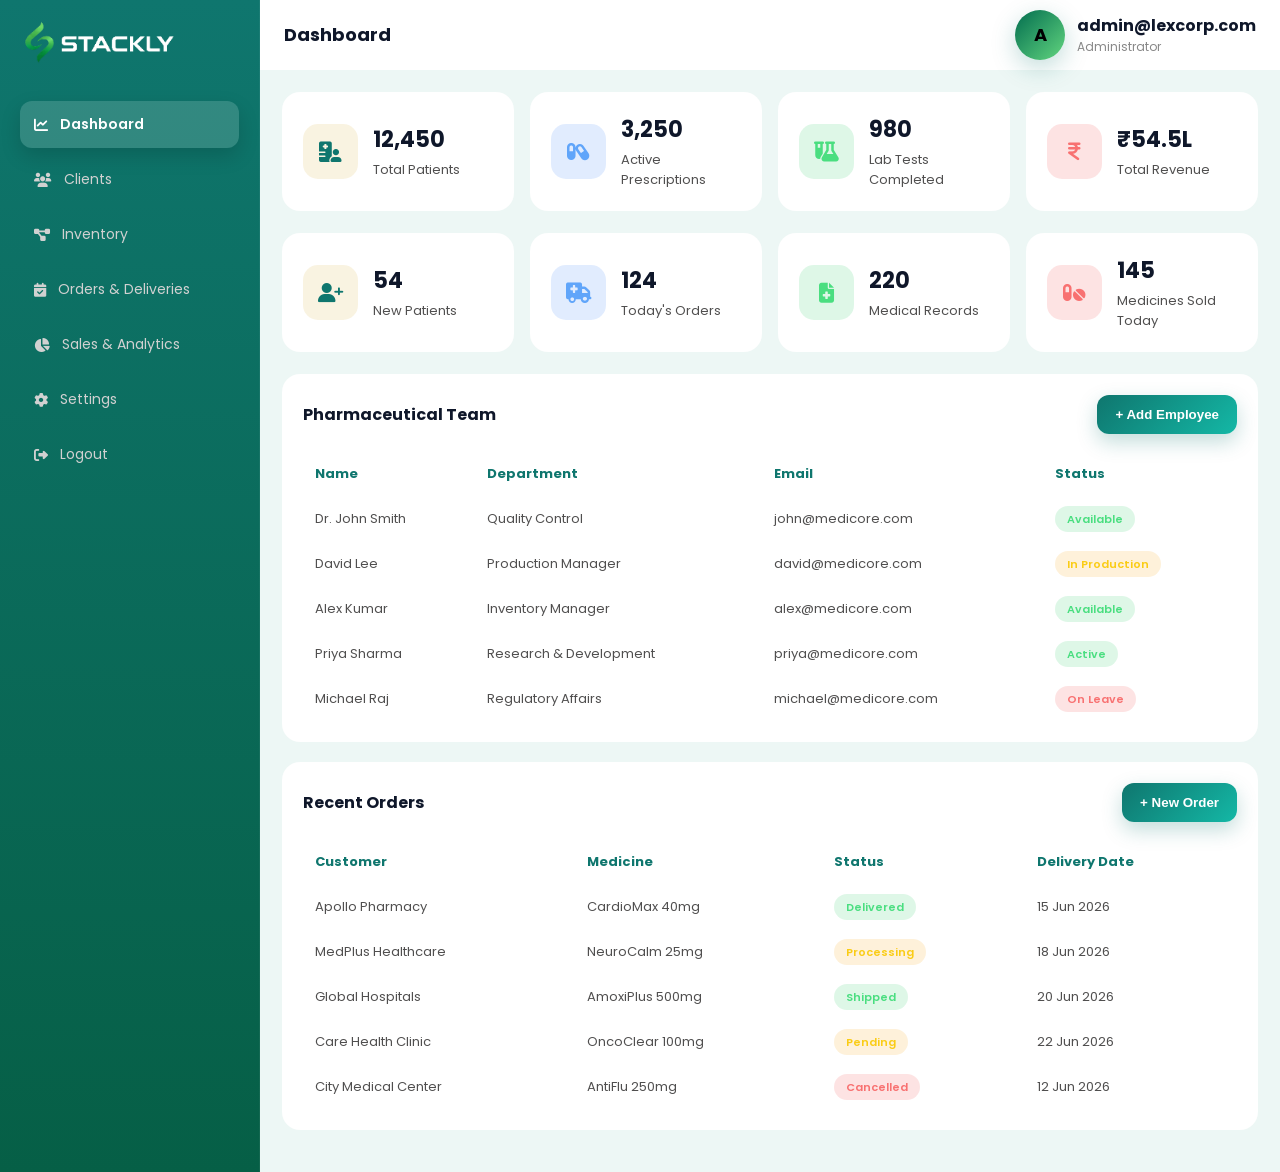
<file: admin.html>
<!DOCTYPE html>
<html lang="en">

<head>
    <meta charset="UTF-8">
    <meta name="viewport" content="width=device-width, initial-scale=1.0">
    <title>MediCore Pharmaceutical Dashboard</title>
    <link rel="preconnect" href="https://fonts.googleapis.com">
    <link href="https://fonts.googleapis.com/css2?family=Poppins:wght@300;400;500;600;700&display=swap"
        rel="stylesheet">
    <link rel="stylesheet" href="https://cdnjs.cloudflare.com/ajax/libs/font-awesome/6.5.1/css/all.min.css" />
    <link rel="stylesheet" href="https://fonts.googleapis.com/css2?family=Material+Symbols+Outlined" />
    <style>
        * {
            margin: 0;
            padding: 0;
            box-sizing: border-box;
        }

        body {
            font-family: 'Poppins', sans-serif;
            background: #edf7f5;
            display: flex;
            min-height: 100vh;
            overflow-x: hidden;
        }

        .sidebar {
            width: 260px;
            background: linear-gradient(180deg, #0f766e, #065f46);
            border-right: 1px solid rgba(255, 255, 255, 0.05);
            padding: 20px;
            transition: 0.3s;
            flex-shrink: 0;
        }

        .logo {
            display: flex;
            align-items: center;
            justify-content: space-between;
            margin-bottom: 30px;
        }

        .logo img {
            width: 160px;
        }

        .close-btn {
            display: none;
            font-size: 22px;
            color: #0f766e;
            cursor: pointer;
        }

        .menu {
            list-style: none;
        }

        .menu li {
            margin-bottom: 8px;
        }

        .menu li a {
            display: flex;
            align-items: center;
            gap: 12px;
            padding: 13px 14px;
            border-radius: 12px;
            text-decoration: none;
            color: #d1d1d1;
            transition: 0.3s;
            font-size: 14px;
            cursor: pointer;
        }

        .menu li a:hover,
        .menu li.active a {
            background: rgba(255, 255, 255, 0.15);
            color: #ffffff;
            font-weight: 600;
            box-shadow: 0 8px 20px rgba(0, 0, 0, 0.15);
        }

        .main {
            flex: 1;
            overflow: auto;
        }

        .topbar {
            height: 70px;
            background: #ffffff;
            border-bottom: 1px solid rgba(255, 255, 255, 0.05);
            display: flex;
            justify-content: space-between;
            align-items: center;
            padding: 0 24px;
            position: sticky;
            top: 0;
            z-index: 10;
        }

        .topbar-left {
            display: flex;
            align-items: center;
            gap: 15px;
        }

        .menu-btn {
            display: none;
            color: #0f766e;
            font-size: 22px;
            cursor: pointer;
        }

        .topbar h2 {
            color: #0f172a;
            font-size: 18px;
        }

        .admin-info {
            display: flex;
            align-items: center;
            gap: 12px;
            color: #0f172a;
        }

        .avatar {
            width: 50px;
            height: 50px;
            border-radius: 50%;
            background: linear-gradient(135deg, #026d4f, #12c03ea9);
            color: #000;
            font-weight: 700;
            font-size: 18px;
            box-shadow: 0 8px 25px rgba(15, 118, 110, .25);
            display: flex;
            justify-content: center;
            align-items: center;
        }

        .content {
            display: none;
        }

        .content.active {
            display: block;
        }

        .cards {
            display: grid;
            grid-template-columns: repeat(auto-fit, minmax(200px, 1fr));
            gap: 16px;
            margin-bottom: 22px;
        }

        .card {
            background: #ffffff;
            border-radius: 18px;
            padding: 20px;
            border: 1px solid rgba(255, 255, 255, 0.05);
            display: flex;
            align-items: center;
            gap: 15px;
        }

        .card-icon {
            width: 55px;
            height: 55px;
            border-radius: 15px;
            display: flex;
            justify-content: center;
            align-items: center;
            font-size: 20px;
            flex-shrink: 0;
        }

        .gold {
            background: rgba(212, 175, 55, 0.15);
            color: #0f766e;
        }

        .blue {
            background: rgba(59, 130, 246, 0.15);
            color: #60a5fa;
        }

        .green {
            background: rgba(34, 197, 94, 0.15);
            color: #4ade80;
        }

        .red {
            background: rgba(239, 68, 68, 0.15);
            color: #f87171;
        }

        .purple {
            background: rgba(168, 85, 247, 0.15);
            color: #c084fc;
        }

        .orange {
            background: rgba(249, 115, 22, 0.15);
            color: #fb923c;
        }

        .card h2 {
            color: #0f172a;
            margin-bottom: 4px;
            font-size: 22px;
        }

        .card p {
            color: #131212bd;
            font-size: 13px;
        }

        .table-box {
            background: #ffffff;
            border-radius: 18px;
            padding: 20px;
            border: 1px solid rgba(255, 255, 255, 0.05);
            overflow: auto;
            margin-bottom: 20px;
        }

        .table-header {
            display: flex;
            justify-content: space-between;
            align-items: center;
            margin-bottom: 18px;
            flex-wrap: wrap;
            gap: 10px;
        }

        .table-header h2 {
            color: #0f172a;
            font-size: 16px;
        }

        .btn-gold {
            background: linear-gradient(135deg,
                    #0f766e,
                    #14b8a6);
            color: white;
            border: none;
            padding: 12px 18px;
            border-radius: 12px;
            font-weight: 600;
            cursor: pointer;
            transition: .3s;
            box-shadow: 0 8px 20px rgba(15, 118, 110, .25);
        }

        .btn-gold:hover {
            transform: translateY(-2px);
            box-shadow: 0 12px 25px rgba(15, 118, 110, .35);
        }

        .btn-outline {
            border: 1px solid rgba(15, 118, 109, 0.726);
            background: transparent;
            padding: 8px 14px;
            border-radius: 10px;
            font-weight: 500;
            cursor: pointer;
            font-size: 13px;
            color: #0f766e;
        }

        table {
            width: 100%;
            border-collapse: collapse;
            min-width: 550px;
        }

        table th {
            text-align: left;
            padding: 12px;
            color: #0f766e;
            font-size: 13px;
        }

        table td {
            padding: 12px;
            border-top: 1px solid rgba(255, 255, 255, 0.05);
            color: #131212bd;

            font-size: 13px;
        }

        .status {
            padding: 5px 12px;
            border-radius: 20px;
            font-size: 11px;
            font-weight: 600;
        }

        .s-active {
            background: rgba(34, 197, 94, 0.15);
            color: #4ade80;
        }

        .s-pending {
            background: rgba(245, 158, 11, 0.15);
            color: #facc15;
        }

        .s-closed {
            background: rgba(239, 68, 68, 0.15);
            color: #f87171;
        }

        .s-blue {
            background: rgba(59, 130, 246, 0.15);
            color: #60a5fa;
        }

        .s-purple {
            background: rgba(168, 85, 247, 0.15);
            color: #c084fc;
        }

        .page-title {
            color: #0f172a;
            font-size: 22px;
            font-weight: 600;
            margin-bottom: 6px;
        }

        .page-sub {
            color: #888;
            font-size: 14px;
            margin-bottom: 22px;
        }

        .grid-2 {
            display: grid;
            grid-template-columns: 1fr 1fr;
            gap: 18px;
            margin-bottom: 22px;
        }

        .info-box {
            background: #ffffff;
            border-radius: 16px;
            padding: 20px;
            border: 1px solid rgba(255, 255, 255, 0.05);
        }

        .info-box h3 {
            color: #0f766e;
            font-size: 14px;
            margin-bottom: 14px;
            display: flex;
            align-items: center;
            gap: 8px;
        }

        .info-row {
            display: flex;
            justify-content: space-between;
            align-items: center;
            padding: 10px 0;
            border-bottom: 1px solid rgba(255, 255, 255, 0.05);
        }

        .info-row:last-child {
            border-bottom: none;
        }

        .info-label {
            color: #888;
            font-size: 13px;
        }

        .info-value {
            color: #d1d1d1;
            font-size: 13px;
            font-weight: 500;
        }

        .client-card {
            background: #ffffff;
            border-radius: 16px;
            padding: 18px;
            border: 1px solid rgba(255, 255, 255, 0.05);
            display: flex;
            align-items: center;
            gap: 14px;
            margin-bottom: 12px;
        }

        .client-avatar {
            width: 48px;
            height: 48px;
            border-radius: 50%;
            background: linear-gradient(135deg, #026d4f, #12c03ea9);
            display: flex;
            justify-content: center;
            align-items: center;
            font-weight: 700;
            color: black;
            font-size: 17px;
            flex-shrink: 0;
        }

        .client-name {
            color: #0f172a;
            font-size: 15px;
            font-weight: 500;
        }

        .client-case {
            color: #888;
            font-size: 12px;
            margin-top: 3px;
        }

        .badge {
            padding: 4px 10px;
            border-radius: 20px;
            font-size: 11px;
            font-weight: 600;
            margin-left: auto;
        }

        .setting-section {
            background: #ffffff;
            border-radius: 16px;
            padding: 20px;
            border: 1px solid rgba(255, 255, 255, 0.05);
            margin-bottom: 18px;
        }

        .setting-section h3 {
            color: #0f766e;
            font-size: 15px;
            margin-bottom: 16px;
            padding-bottom: 10px;
            border-bottom: 1px solid rgba(255, 255, 255, 0.07);
        }

        .setting-row {
            display: flex;
            justify-content: space-between;
            align-items: center;
            padding: 12px 0;
            border-bottom: 1px solid rgba(255, 255, 255, 0.04);
        }

        .setting-row:last-child {
            border-bottom: none;
        }

        .setting-label {
            color: black;
            font-size: 14px;
        }

        .setting-desc {
            color: #666;
            font-size: 12px;
            margin-top: 3px;
        }

        .toggle {
            width: 44px;
            height: 24px;
            border-radius: 20px;
            background: #333;
            position: relative;
            cursor: pointer;
            transition: 0.3s;
            flex-shrink: 0;
        }

        .toggle.on {
            background: #0A6857;
        }

        .toggle::after {
            content: '';
            position: absolute;
            width: 18px;
            height: 18px;
            border-radius: 50%;
            background: white;
            top: 3px;
            left: 3px;
            transition: 0.3s;
        }

        .toggle.on::after {
            left: 23px;
        }

        .input-field {
            background: #e6fdf7;
            border: 1px solid rgba(255, 255, 255, 0.1);
            border-radius: 10px;
            padding: 10px 14px;
            color: #555555;
            font-size: 13px;
            font-family: 'Poppins', sans-serif;
            outline: none;
            width: 100%;
            margin-bottom: 12px;
        }



        .passbox {
            position: relative;
        }

        .pass-icon {
            position: absolute;
            top: 50%;
            right: 12px;
            transform: translateY(-70%);
            display: flex;
            align-items: center;
            justify-content: center;
            cursor: pointer;
            font-size: 20px
        }


        input[type="password"]::-ms-reveal,
        input[type="password"]::-ms-clear,
        input[type="password"]::-webkit-textfield-decoration-container {
            display: none !important;
        }

        .input-field:focus {
            border-color: rgba(55, 212, 178, 0.4);
        }

        .meeting-card {
            background: #ffffff;
            border-radius: 16px;
            padding: 18px;
            border: 1px solid rgba(255, 255, 255, 0.05);
            margin-bottom: 14px;
            display: flex;
            gap: 16px;
            align-items: flex-start;
        }

        .meeting-date {
            background: rgba(212, 175, 55, 0.15);
            border-radius: 12px;
            padding: 12px 14px;
            text-align: center;
            flex-shrink: 0;
        }

        .meeting-day {
            color: #0f766e;
            font-size: 22px;
            font-weight: 700;
            line-height: 1;
        }

        .meeting-month {
            color: #065f46;
            font-size: 11px;
            margin-top: 3px;
        }

        .meeting-title {
            color: #0f172a;
            font-size: 15px;
            font-weight: 500;
        }

        .meeting-meta {
            color: #888;
            font-size: 12px;
            margin-top: 5px;
            display: flex;
            gap: 14px;
            flex-wrap: wrap;
        }

        .report-card {
            background: #ffffff;
            border-radius: 16px;
            padding: 20px;
            border: 1px solid rgba(255, 255, 255, 0.05);
            margin-bottom: 14px;
        }

        .report-title {
            color: #0f172a;
            font-size: 15px;
            font-weight: 500;
            margin-bottom: 8px;
        }

        .progress-bar {
            border-radius: 20px;
            height: 8px;
            margin: 8px 0 4px;
        }

        .progress-fill {
            height: 100%;
            border-radius: 20px;
            background: linear-gradient(90deg, #065f46, #0f766e);
        }

        .progress-label {
            display: flex;
            justify-content: space-between;
            color: #888;
            font-size: 12px;
        }

        @media(max-width:768px) {
            .menu-btn {
                display: block;
            }

            .close-btn {
                display: block;
            }

            .sidebar {
                position: fixed;
                left: -270px;
                top: 0;
                width: 260px;
                height: 100vh;
                z-index: 999;
            }

            .sidebar.showSidebar {
                left: 0;
            }

            .grid-2 {
                grid-template-columns: 1fr;
            }


        }

        @media(max-width:500px) {

            .admin-info h4,
            .admin-info p {
                display: none;
            }

            .meeting-card {
                flex-direction: column;

            }

            .avatar {
                width: 30px;
                height: 30px;
                font-size: 16px;
            }
        }
    </style>
</head>

<body>

    <div class="sidebar" id="sidebar">
        <div class="logo">

            <a href="admin.html"><img src="./src/logo.webp" alt="company logo"></a>

            <span class="close-btn" id="closeBtn"><i class="fa-solid fa-xmark"></i></span>
        </div>
        <ul class="menu">
            <li class="active" data-page="dashboard"><a><i class="fa-solid fa-chart-line"></i> Dashboard</a></li>
            <li data-page="clients"><a><i class="fa-solid fa-users"></i> Clients</a></li>
            <li data-page="projects"><a><i class="fa-solid fa-diagram-project"></i> Inventory</a></li>
            <li data-page="meetings"><a><i class="fa-solid fa-calendar-check"></i> Orders & Deliveries</a></li>
            <li data-page="reports"><a><i class="fa-solid fa-chart-pie"></i> Sales & Analytics
                </a></li>
            <li data-page="settings"><a><i class="fa-solid fa-gear"></i> Settings</a></li>
            <li id="logoutItem"><a><i class="fa-solid fa-right-from-bracket"></i> Logout</a></li>
        </ul>
    </div>

    <div class="main">
        <div class="topbar">
            <div class="topbar-left">
                <div class="menu-btn" id="menuBtn"><i class="fa-solid fa-bars"></i></div>
                <h2 id="pageTitle">Dashboard</h2>
            </div>
            <div class="admin-info">
                <div class="avatar" id="avatarEl">A</div>
                <div>
                    <h4 id="adminEmail">admin@lexcorp.com</h4>
                    <p style="color:#888;font-size:12px;">Administrator</p>
                </div>
            </div>
        </div>

        <!-- ===== DASHBOARD ===== -->
        <div class="content active" id="page-dashboard">
            <div style="padding:22px 22px 0;">
                <div class="cards">
                    <div class="card">
                        <div class="card-icon gold">
                            <i class="fa-solid fa-hospital-user"></i>
                        </div>
                        <div>
                            <h2>12,450</h2>
                            <p>Total Patients</p>
                        </div>
                    </div>

                    <div class="card">
                        <div class="card-icon blue">
                            <i class="fa-solid fa-capsules"></i>
                        </div>
                        <div>
                            <h2>3,250</h2>
                            <p>Active Prescriptions</p>
                        </div>
                    </div>

                    <div class="card">
                        <div class="card-icon green">
                            <i class="fa-solid fa-flask-vial"></i>
                        </div>
                        <div>
                            <h2>980</h2>
                            <p>Lab Tests Completed</p>
                        </div>
                    </div>

                    <div class="card">
                        <div class="card-icon red">
                            <i class="fa-solid fa-indian-rupee-sign"></i>
                        </div>
                        <div>
                            <h2>₹54.5L</h2>
                            <p>Total Revenue</p>
                        </div>
                    </div>
                </div>

                <div class="cards">
                    <div class="card">
                        <div class="card-icon gold">
                            <i class="fa-solid fa-user-plus"></i>
                        </div>
                        <div>
                            <h2>54</h2>
                            <p>New Patients</p>
                        </div>
                    </div>

                    <div class="card">
                        <div class="card-icon blue">
                            <i class="fa-solid fa-truck-medical"></i>
                        </div>
                        <div>
                            <h2>124</h2>
                            <p>Today's Orders</p>
                        </div>
                    </div>

                    <div class="card">
                        <div class="card-icon green">
                            <i class="fa-solid fa-file-medical"></i>
                        </div>
                        <div>
                            <h2>220</h2>
                            <p>Medical Records</p>
                        </div>
                    </div>

                    <div class="card">
                        <div class="card-icon red">
                            <i class="fa-solid fa-pills"></i>
                        </div>
                        <div>
                            <h2>145</h2>
                            <p>Medicines Sold Today</p>
                        </div>
                    </div>
                </div>
            </div>
            <div style="padding:0 22px 22px;">
                <div class="table-box">
                    <div class="table-header">
                        <h2>Pharmaceutical Team</h2>
                        <button class="btn-gold errorpage">+ Add Employee</button>
                    </div>

                    <table>
                        <thead>
                            <tr>
                                <th>Name</th>
                                <th>Department</th>
                                <th>Email</th>
                                <th>Status</th>
                            </tr>
                        </thead>

                        <tbody>

                            <tr>
                                <td>Dr. John Smith</td>
                                <td>Quality Control</td>
                                <td>john@medicore.com</td>
                                <td>
                                    <span class="status s-active">
                                        Available
                                    </span>
                                </td>
                            </tr>

                            <tr>
                                <td>David Lee</td>
                                <td>Production Manager</td>
                                <td>david@medicore.com</td>
                                <td>
                                    <span class="status s-pending">
                                        In Production
                                    </span>
                                </td>
                            </tr>

                            <tr>
                                <td>Alex Kumar</td>
                                <td>Inventory Manager</td>
                                <td>alex@medicore.com</td>
                                <td>
                                    <span class="status s-active">
                                        Available
                                    </span>
                                </td>
                            </tr>

                            <tr>
                                <td>Priya Sharma</td>
                                <td>Research & Development</td>
                                <td>priya@medicore.com</td>
                                <td>
                                    <span class="status s-active">
                                        Active
                                    </span>
                                </td>
                            </tr>

                            <tr>
                                <td>Michael Raj</td>
                                <td>Regulatory Affairs</td>
                                <td>michael@medicore.com</td>
                                <td>
                                    <span class="status s-closed">
                                        On Leave
                                    </span>
                                </td>
                            </tr>

                        </tbody>
                    </table>
                </div>
                <div class="table-box">
                    <div class="table-header">
                        <h2>Recent Orders</h2>
                        <button class="btn-gold errorpage">+ New Order</button>
                    </div>

                    <table>
                        <thead>
                            <tr>
                                <th>Customer</th>
                                <th>Medicine</th>
                                <th>Status</th>
                                <th>Delivery Date</th>
                            </tr>
                        </thead>

                        <tbody>

                            <tr>
                                <td>Apollo Pharmacy</td>
                                <td>CardioMax 40mg</td>
                                <td>
                                    <span class="status s-active">
                                        Delivered
                                    </span>
                                </td>
                                <td>15 Jun 2026</td>
                            </tr>

                            <tr>
                                <td>MedPlus Healthcare</td>
                                <td>NeuroCalm 25mg</td>
                                <td>
                                    <span class="status s-pending">
                                        Processing
                                    </span>
                                </td>
                                <td>18 Jun 2026</td>
                            </tr>

                            <tr>
                                <td>Global Hospitals</td>
                                <td>AmoxiPlus 500mg</td>
                                <td>
                                    <span class="status s-active">
                                        Shipped
                                    </span>
                                </td>
                                <td>20 Jun 2026</td>
                            </tr>

                            <tr>
                                <td>Care Health Clinic</td>
                                <td>OncoClear 100mg</td>
                                <td>
                                    <span class="status s-pending">
                                        Pending
                                    </span>
                                </td>
                                <td>22 Jun 2026</td>
                            </tr>

                            <tr>
                                <td>City Medical Center</td>
                                <td>AntiFlu 250mg</td>
                                <td>
                                    <span class="status s-closed">
                                        Cancelled
                                    </span>
                                </td>
                                <td>12 Jun 2026</td>
                            </tr>

                        </tbody>
                    </table>
                </div>
            </div>
        </div>

        <!-- ===== CLIENTS ===== -->
        <div class="content" id="page-clients" style="padding:22px;">
            <div class="page-title">Client Management</div>
            <div class="page-sub">Manage all registered clients and their medical details</div>
            <div class="cards">
                <div class="card">
                    <div class="card-icon gold"><i class="fa-solid fa-users"></i></div>
                    <div>
                        <h2>1,245</h2>
                        <p>Total Clients</p>
                    </div>
                </div>
                <div class="card">
                    <div class="card-icon green"><i class="fa-solid fa-user-check"></i></div>
                    <div>
                        <h2>987</h2>
                        <p>Active Clients</p>
                    </div>
                </div>
                <div class="card">
                    <div class="card-icon blue"><i class="fa-solid fa-user-plus"></i></div>
                    <div>
                        <h2>54</h2>
                        <p>New This Month</p>
                    </div>
                </div>
                <div class="card">
                    <div class="card-icon red"><i class="fa-solid fa-user-xmark"></i></div>
                    <div>
                        <h2>204</h2>
                        <p>Inactive Clients</p>
                    </div>
                </div>
            </div>
            <div class="table-box">
                <div class="table-header">
                    <h2>All Customers</h2>
                    <div style="display:flex;gap:10px;">
                        <button class="btn-outline errorpage">Export</button>
                        <button class="btn-gold errorpage">+ Add Customer</button>
                    </div>
                </div>

                <table>
                    <thead>
                        <tr>
                            <th>Customer Name</th>
                            <th>Phone</th>
                            <th>Medicine</th>
                            <th>Sales Executive</th>
                            <th>Status</th>
                            <th>Registered</th>
                        </tr>
                    </thead>

                    <tbody>

                        <tr>
                            <td>Apollo Pharmacy</td>
                            <td>+91 98765 43210</td>
                            <td>CardioMax 40mg</td>
                            <td>David Lee</td>
                            <td><span class="status s-active">Active</span></td>
                            <td>01 Jan 2026</td>
                        </tr>

                        <tr>
                            <td>MedPlus Healthcare</td>
                            <td>+91 87654 32109</td>
                            <td>NeuroCalm 25mg</td>
                            <td>Alex Kumar</td>
                            <td><span class="status s-active">Active</span></td>
                            <td>10 Feb 2026</td>
                        </tr>

                        <tr>
                            <td>Global Hospitals</td>
                            <td>+91 76543 21098</td>
                            <td>OncoClear 100mg</td>
                            <td>John Smith</td>
                            <td><span class="status s-pending">Pending</span></td>
                            <td>15 Mar 2026</td>
                        </tr>

                        <tr>
                            <td>Care Medical Center</td>
                            <td>+91 65432 10987</td>
                            <td>AmoxiPlus 500mg</td>
                            <td>David Lee</td>
                            <td><span class="status s-active">Active</span></td>
                            <td>20 Apr 2026</td>
                        </tr>

                        <tr>
                            <td>LifeCare Clinic</td>
                            <td>+91 54321 09876</td>
                            <td>AntiFlu 250mg</td>
                            <td>Priya Sharma</td>
                            <td><span class="status s-closed">Inactive</span></td>
                            <td>05 May 2026</td>
                        </tr>

                        <tr>
                            <td>City Health Pharmacy</td>
                            <td>+91 43210 98765</td>
                            <td>ImmunoBoost 500mg</td>
                            <td>Alex Kumar</td>
                            <td><span class="status s-pending">Under Review</span></td>
                            <td>12 May 2026</td>
                        </tr>

                    </tbody>
                </table>
            </div>
            <div class="grid-2">

                <div class="info-box">
                    <h3>
                        <i class="fa-solid fa-hospital-user"></i>
                        Top Customers by Orders
                    </h3>

                    <div class="client-card">
                        <div class="client-avatar">A</div>
                        <div>
                            <div class="client-name">Apollo Pharmacy</div>
                            <div class="client-case">
                                CardioMax 40mg • Active
                            </div>
                        </div>
                        <span class="badge s-active">
                            15 Orders
                        </span>
                    </div>

                    <div class="client-card">
                        <div class="client-avatar">M</div>
                        <div>
                            <div class="client-name">MedPlus Healthcare</div>
                            <div class="client-case">
                                NeuroCalm 25mg • Active
                            </div>
                        </div>
                        <span class="badge s-blue">
                            12 Orders
                        </span>
                    </div>

                    <div class="client-card">
                        <div class="client-avatar">G</div>
                        <div>
                            <div class="client-name">Global Hospitals</div>
                            <div class="client-case">
                                OncoClear 100mg • Active
                            </div>
                        </div>
                        <span class="badge s-active">
                            10 Orders
                        </span>
                    </div>

                </div>

                <div class="info-box">

                    <h3>
                        <i class="fa-solid fa-chart-line"></i>
                        Sales Summary
                    </h3>

                    <div class="info-row">
                        <span class="info-label">
                            Retail Pharmacy Orders
                        </span>
                        <span class="info-value">
                            420
                        </span>
                    </div>

                    <div class="info-row">
                        <span class="info-label">
                            Hospital Orders
                        </span>
                        <span class="info-value">
                            680
                        </span>
                    </div>

                    <div class="info-row">
                        <span class="info-label">
                            Online Orders
                        </span>
                        <span class="info-value">
                            390
                        </span>
                    </div>

                    <div class="info-row">
                        <span class="info-label">
                            Average Delivery Time
                        </span>
                        <span class="info-value">
                            2.8 Days
                        </span>
                    </div>

                    <div class="info-row">
                        <span class="info-label">
                            Customer Retention Rate
                        </span>
                        <span class="info-value">
                            92%
                        </span>
                    </div>

                </div>

            </div>
        </div>

        <!-- ===== PROJECTS (CASES) ===== -->
        <div class="content" id="page-projects" style="padding:22px;">

            <div class="page-title">Inventory Management</div>
            <div class="page-sub">
                Monitor medicine stock, batch tracking and inventory status
            </div>

            <div class="cards">

                <div class="card">
                    <div class="card-icon blue">
                        <i class="fa-solid fa-capsules"></i>
                    </div>
                    <div>
                        <h2>325</h2>
                        <p>Total Medicines</p>
                    </div>
                </div>

                <div class="card">
                    <div class="card-icon gold">
                        <i class="fa-solid fa-boxes-stacked"></i>
                    </div>
                    <div>
                        <h2>88</h2>
                        <p>Low Stock Items</p>
                    </div>
                </div>

                <div class="card">
                    <div class="card-icon green">
                        <i class="fa-solid fa-check-circle"></i>
                    </div>
                    <div>
                        <h2>198</h2>
                        <p>Available Products</p>
                    </div>
                </div>

                <div class="card">
                    <div class="card-icon red">
                        <i class="fa-solid fa-triangle-exclamation"></i>
                    </div>
                    <div>
                        <h2>45</h2>
                        <p>Expiring Soon</p>
                    </div>
                </div>

            </div>

            <div class="table-box">

                <div class="table-header">
                    <h2>Medicine Inventory</h2>

                    <div style="display:flex;gap:10px;">
                        <button class="btn-outline errorpage">
                            Filter
                        </button>

                        <button class="btn-gold errorpage">
                            + Add Medicine
                        </button>
                    </div>

                </div>

                <table>

                    <thead>
                        <tr>
                            <th>Medicine ID</th>
                            <th>Medicine Name</th>
                            <th>Category</th>
                            <th>Supplier</th>
                            <th>Stock</th>
                            <th>Status</th>
                            <th>Expiry Date</th>
                        </tr>
                    </thead>

                    <tbody>

                        <tr>
                            <td>#MED-1024</td>
                            <td>CardioMax 40mg</td>
                            <td>Cardiology</td>
                            <td>Sun Pharma</td>
                            <td>1250</td>
                            <td><span class="status s-active">Available</span></td>
                            <td>15 Dec 2027</td>
                        </tr>

                        <tr>
                            <td>#MED-1023</td>
                            <td>NeuroCalm 25mg</td>
                            <td>Neurology</td>
                            <td>Cipla</td>
                            <td>420</td>
                            <td><span class="status s-pending">Low Stock</span></td>
                            <td>20 Oct 2027</td>
                        </tr>

                        <tr>
                            <td>#MED-1022</td>
                            <td>AmoxiPlus 500mg</td>
                            <td>Antibiotic</td>
                            <td>Dr. Reddy's</td>
                            <td>980</td>
                            <td><span class="status s-active">Available</span></td>
                            <td>11 Jan 2028</td>
                        </tr>

                        <tr>
                            <td>#MED-1021</td>
                            <td>OncoClear 100mg</td>
                            <td>Oncology</td>
                            <td>Pfizer</td>
                            <td>160</td>
                            <td><span class="status s-pending">Low Stock</span></td>
                            <td>05 Aug 2027</td>
                        </tr>

                        <tr>
                            <td>#MED-1020</td>
                            <td>AntiFlu 250mg</td>
                            <td>General Medicine</td>
                            <td>GSK</td>
                            <td>0</td>
                            <td><span class="status s-closed">Out of Stock</span></td>
                            <td>12 Jul 2027</td>
                        </tr>

                    </tbody>

                </table>

            </div>

            <div class="grid-2">

                <div class="info-box">

                    <h3>
                        <i class="fa-solid fa-chart-pie"></i>
                        Medicine Category Breakdown
                    </h3>

                    <div class="info-row">
                        <span class="info-label">Cardiology</span>
                        <span class="info-value">120</span>
                    </div>

                    <div class="info-row">
                        <span class="info-label">Neurology</span>
                        <span class="info-value">95</span>
                    </div>

                    <div class="info-row">
                        <span class="info-label">Oncology</span>
                        <span class="info-value">72</span>
                    </div>

                    <div class="info-row">
                        <span class="info-label">Antibiotics</span>
                        <span class="info-value">58</span>
                    </div>

                    <div class="info-row">
                        <span class="info-label">Vaccines</span>
                        <span class="info-value">35</span>
                    </div>

                    <div class="info-row">
                        <span class="info-label">General Medicine</span>
                        <span class="info-value">45</span>
                    </div>

                </div>

                <div class="info-box">

                    <h3>
                        <i class="fa-solid fa-file-medical"></i>
                        Recent Inventory Reports
                    </h3>

                    <div class="info-row">
                        <span class="info-label">
                            📄 Stock_Report_June.pdf
                        </span>
                        <span class="info-value errorpage" style="color:#60a5fa;font-size:12px;">
                            View
                        </span>
                    </div>

                    <div class="info-row">
                        <span class="info-label">
                            📄 Expiry_Items.pdf
                        </span>
                        <span class="info-value errorpage" style="color:#60a5fa;font-size:12px;">
                            View
                        </span>
                    </div>

                    <div class="info-row">
                        <span class="info-label">
                            📄 Supplier_Report.pdf
                        </span>
                        <span class="info-value errorpage" style="color:#60a5fa;font-size:12px;">
                            View
                        </span>
                    </div>

                    <div class="info-row">
                        <span class="info-label">
                            📄 Batch_Tracking.pdf
                        </span>
                        <span class="info-value errorpage" style="color:#60a5fa;font-size:12px;">
                            View
                        </span>
                    </div>

                    <div class="info-row">
                        <span class="info-label">
                            📄 Medicine_Audit.pdf
                        </span>
                        <span class="info-value errorpage" style="color:#60a5fa;font-size:12px;">
                            View
                        </span>
                    </div>

                </div>

            </div>

        </div>
        <!-- ===== MEETINGS ===== -->
        <div class="content" id="page-meetings" style="padding:22px;">


            <div class="page-title">Orders & Deliveries</div>

            <div class="page-sub">
                Manage medicine orders, deliveries and supplier schedules
            </div>

            <div class="cards">

                <div class="card">
                    <div class="card-icon blue">
                        <i class="fa-solid fa-truck"></i>
                    </div>
                    <div>
                        <h2>12</h2>
                        <p>Today's Deliveries</p>
                    </div>
                </div>

                <div class="card">
                    <div class="card-icon gold">
                        <i class="fa-solid fa-calendar-week"></i>
                    </div>
                    <div>
                        <h2>34</h2>
                        <p>This Week Orders</p>
                    </div>
                </div>

                <div class="card">
                    <div class="card-icon green">
                        <i class="fa-solid fa-box-open"></i>
                    </div>
                    <div>
                        <h2>8</h2>
                        <p>Pending Shipments</p>
                    </div>
                </div>

                <div class="card">
                    <div class="card-icon red">
                        <i class="fa-solid fa-triangle-exclamation"></i>
                    </div>
                    <div>
                        <h2>3</h2>
                        <p>Delayed Deliveries</p>
                    </div>
                </div>

            </div>

            <div class="table-box">

                <div class="table-header">
                    <h2>Upcoming Deliveries</h2>
                    <button class="btn-gold errorpage">
                        + New Order
                    </button>
                </div>

                <div style="padding:0 0 10px;">

                    <div class="meeting-card">

                        <div class="meeting-date">
                            <div class="meeting-day">10</div>
                            <div class="meeting-month">JUN</div>
                        </div>

                        <div>
                            <div class="meeting-title">
                                CardioMax 40mg – Apollo Pharmacy
                            </div>

                            <div class="meeting-meta">
                                <span>
                                    <i class="fa-solid fa-clock"></i>
                                    10:00 AM
                                </span>

                                <span>
                                    <i class="fa-solid fa-location-dot"></i>
                                    Chennai Warehouse
                                </span>

                                <span>
                                    <i class="fa-solid fa-user"></i>
                                    David Lee
                                </span>
                            </div>
                        </div>

                        <span class="badge s-active" style="margin-left:auto;white-space:nowrap;">
                            Dispatched
                        </span>

                    </div>

                    <div class="meeting-card">

                        <div class="meeting-date">
                            <div class="meeting-day">12</div>
                            <div class="meeting-month">JUN</div>
                        </div>

                        <div>
                            <div class="meeting-title">
                                NeuroCalm 25mg – MedPlus Healthcare
                            </div>

                            <div class="meeting-meta">
                                <span>
                                    <i class="fa-solid fa-clock"></i>
                                    02:30 PM
                                </span>

                                <span>
                                    <i class="fa-solid fa-location-dot"></i>
                                    Madurai Distribution Center
                                </span>

                                <span>
                                    <i class="fa-solid fa-user"></i>
                                    Alex Kumar
                                </span>
                            </div>
                        </div>

                        <span class="badge s-blue" style="margin-left:auto;white-space:nowrap;">
                            Scheduled
                        </span>

                    </div>

                    <div class="meeting-card">

                        <div class="meeting-date">
                            <div class="meeting-day">15</div>
                            <div class="meeting-month">JUN</div>
                        </div>

                        <div>
                            <div class="meeting-title">
                                AmoxiPlus 500mg – Global Hospitals
                            </div>

                            <div class="meeting-meta">
                                <span>
                                    <i class="fa-solid fa-clock"></i>
                                    11:00 AM
                                </span>

                                <span>
                                    <i class="fa-solid fa-location-dot"></i>
                                    Bangalore Logistics Hub
                                </span>

                                <span>
                                    <i class="fa-solid fa-user"></i>
                                    Priya Sharma
                                </span>
                            </div>
                        </div>

                        <span class="badge s-active" style="margin-left:auto;white-space:nowrap;">
                            In Transit
                        </span>

                    </div>

                </div>

            </div>


        </div>


        <!-- ===== REPORTS ===== -->
        <div class="content" id="page-reports" style="padding:22px;">

            <div class="page-title">Sales & Analytics</div>

            <div class="page-sub">
                Pharmaceutical business performance overview and sales insights
            </div>

            <div class="cards">

                <div class="card">
                    <div class="card-icon green">
                        <i class="fa-solid fa-money-bill-wave"></i>
                    </div>
                    <div>
                        <h2>$154,500</h2>
                        <p>Total Sales Revenue</p>
                    </div>
                </div>

                <div class="card">
                    <div class="card-icon blue">
                        <i class="fa-solid fa-arrow-trend-up"></i>
                    </div>
                    <div>
                        <h2>+24%</h2>
                        <p>Growth This Month</p>
                    </div>
                </div>

                <div class="card">
                    <div class="card-icon gold">
                        <i class="fa-solid fa-capsules"></i>
                    </div>
                    <div>
                        <h2>89%</h2>
                        <p>Product Availability</p>
                    </div>
                </div>

                <div class="card">
                    <div class="card-icon red">
                        <i class="fa-solid fa-file-invoice-dollar"></i>
                    </div>
                    <div>
                        <h2>$12,800</h2>
                        <p>Pending Payments</p>
                    </div>
                </div>

            </div>

            <div class="grid-2">

                <div class="info-box">

                    <h3>
                        <i class="fa-solid fa-chart-bar"></i>
                        Revenue by Product Category
                    </h3>

                    <div class="report-card" style="background:#f3f3f3;border:none;">
                        <div class="report-title">Cardiology Medicines</div>
                        <div class="progress-bar">
                            <div class="progress-fill" style="width:80%"></div>
                        </div>
                        <div class="progress-label">
                            <span>$48,400</span>
                            <span>80%</span>
                        </div>
                    </div>

                    <div class="report-card" style="background:#f3f3f3;border:none;">
                        <div class="report-title">Neurology Products</div>
                        <div class="progress-bar">
                            <div class="progress-fill" style="width:65%"></div>
                        </div>
                        <div class="progress-label">
                            <span>$34,900</span>
                            <span>65%</span>
                        </div>
                    </div>

                    <div class="report-card" style="background:#f3f3f3;border:none;">
                        <div class="report-title">Oncology Medicines</div>
                        <div class="progress-bar">
                            <div class="progress-fill" style="width:55%"></div>
                        </div>
                        <div class="progress-label">
                            <span>$28,300</span>
                            <span>55%</span>
                        </div>
                    </div>

                    <div class="report-card" style="background:#f3f3f3;border:none;">
                        <div class="report-title">General Healthcare</div>
                        <div class="progress-bar">
                            <div class="progress-fill" style="width:45%"></div>
                        </div>
                        <div class="progress-label">
                            <span>$21,900</span>
                            <span>45%</span>
                        </div>
                    </div>

                </div>

                <div class="info-box">

                    <h3>
                        <i class="fa-solid fa-user-doctor"></i>
                        Sales Team Performance
                    </h3>

                    <div style="margin-bottom:14px;">
                        <div style="display:flex;justify-content:space-between;margin-bottom:6px;">
                            <span style="color:#334155;font-size:13px;">
                                David Lee
                            </span>
                            <span style="color:#0f766e;font-size:13px;">
                                142 Orders • 88%
                            </span>
                        </div>

                        <div class="progress-bar">
                            <div class="progress-fill" style="width:88%"></div>
                        </div>
                    </div>

                    <div style="margin-bottom:14px;">
                        <div style="display:flex;justify-content:space-between;margin-bottom:6px;">
                            <span style="color:#334155;font-size:13px;">
                                Alex Kumar
                            </span>
                            <span style="color:#0f766e;font-size:13px;">
                                121 Orders • 79%
                            </span>
                        </div>

                        <div class="progress-bar">
                            <div class="progress-fill" style="width:79%"></div>
                        </div>
                    </div>

                    <div style="margin-bottom:14px;">
                        <div style="display:flex;justify-content:space-between;margin-bottom:6px;">
                            <span style="color:#334155;font-size:13px;">
                                Priya Sharma
                            </span>
                            <span style="color:#0f766e;font-size:13px;">
                                98 Orders • 72%
                            </span>
                        </div>

                        <div class="progress-bar">
                            <div class="progress-fill" style="width:72%"></div>
                        </div>
                    </div>

                    <div class="info-row" style="margin-top:12px;">
                        <span class="info-label">Monthly Sales Target</span>
                        <span class="info-value" style="color:#4ade80;">
                            $180,000
                        </span>
                    </div>

                    <div class="info-row">
                        <span class="info-label">Achieved</span>
                        <span class="info-value" style="color:#0f766e;">
                            $154,500 (86%)
                        </span>
                    </div>

                    <div class="info-row">
                        <span class="info-label">Outstanding Payments</span>
                        <span class="info-value" style="color:#f87171;">
                            $12,800
                        </span>
                    </div>

                </div>

            </div>


        </div>


        <!-- ===== SETTINGS ===== -->
        <div class="content" id="page-settings" style="padding:22px;">


            <div class="page-title">Settings</div>

            <div class="page-sub">
                Manage company profile, inventory preferences and account settings
            </div>

            <div class="grid-2">

                <div>

                    <div class="setting-section">

                        <h3>
                            <i class="fa-solid fa-building"></i>
                            Company Profile
                        </h3>

                        <label style="color:black;font-size:12px;">
                            Company Name
                        </label>

                        <input class="input-field" value="MediCore Pharmaceuticals">

                        <label style="color:black;font-size:12px;">
                            Email Address
                        </label>

                        <input class="input-field" value="admin@medicorepharma.com">

                        <label style="color:black;font-size:12px;">
                            Contact Number
                        </label>

                        <input class="input-field" value="+91 98765 43210">

                        <label style="color:black;font-size:12px;">
                            Head Office Address
                        </label>

                        <input class="input-field" value="45 Pharma Tech Park, Chennai - 600001">

                        <button class="btn-gold" style="width:100%;padding:12px;border-radius:12px;margin-top:4px;">
                            Save Changes
                        </button>

                    </div>

                    <div class="setting-section">

                        <h3>
                            <i class="fa-solid fa-lock"></i>
                            Security Settings
                        </h3>

                        <label style="color:black;font-size:12px;">
                            Current Password
                        </label>

                        <div class="passbox">
                            <input class="input-field" type="password" placeholder="Enter Current Password">
                            <span class="material-symbols-outlined pass-icon">visibility_off</span>
                        </div>



                        <label style="color:black;font-size:12px;">
                            New Password
                        </label>

                        <div class="passbox">
                            <input class="input-field" type="password" placeholder="Enter New Password">
                            <span class="material-symbols-outlined pass-icon">visibility_off</span>
                        </div>



                        <button class="btn-gold" style="width:100%;padding:12px;border-radius:12px;margin-top:4px;">
                            Change Password
                        </button>

                    </div>

                </div>

                <div>

                    <div class="setting-section">

                        <h3>
                            <i class="fa-solid fa-bell"></i>
                            Notifications
                        </h3>

                        <div class="setting-row">
                            <div>
                                <div class="setting-label">
                                    Low Stock Alerts
                                </div>
                                <div class="setting-desc">
                                    Get alerts when stock is running low
                                </div>
                            </div>
                            <div class="toggle on" onclick="this.classList.toggle('on')"></div>
                        </div>

                        <div class="setting-row">
                            <div>
                                <div class="setting-label">
                                    New Orders
                                </div>
                                <div class="setting-desc">
                                    Notify when a new order is received
                                </div>
                            </div>
                            <div class="toggle on" onclick="this.classList.toggle('on')"></div>
                        </div>

                        <div class="setting-row">
                            <div>
                                <div class="setting-label">
                                    Payment Confirmation
                                </div>
                                <div class="setting-desc">
                                    Alert when payment is received
                                </div>
                            </div>
                            <div class="toggle on" onclick="this.classList.toggle('on')"></div>
                        </div>

                        <div class="setting-row">
                            <div>
                                <div class="setting-label">
                                    Expiry Notifications
                                </div>
                                <div class="setting-desc">
                                    Notify for expiring medicines
                                </div>
                            </div>
                            <div class="toggle on" onclick="this.classList.toggle('on')"></div>
                        </div>

                    </div>

                    <div class="setting-section">

                        <h3>
                            <i class="fa-solid fa-sliders"></i>
                            Preferences
                        </h3>

                        <div class="setting-row">
                            <div>
                                <div class="setting-label">
                                    Dark Mode
                                </div>
                                <div class="setting-desc">
                                    Enable dark theme
                                </div>
                            </div>
                            <div class="toggle" onclick="this.classList.toggle('on')"></div>
                        </div>

                        <div class="setting-row">
                            <div>
                                <div class="setting-label">
                                    Auto Inventory Backup
                                </div>
                                <div class="setting-desc">
                                    Automatically backup stock records
                                </div>
                            </div>
                            <div class="toggle on" onclick="this.classList.toggle('on')"></div>
                        </div>

                        <div class="setting-row">
                            <div>
                                <div class="setting-label">
                                    Two-Factor Authentication
                                </div>
                                <div class="setting-desc">
                                    Extra account security
                                </div>
                            </div>
                            <div class="toggle on" onclick="this.classList.toggle('on')"></div>
                        </div>

                    </div>

                    <div class="setting-section">

                        <h3>
                            <i class="fa-solid fa-users-gear"></i>
                            Employee Access Control
                        </h3>

                        <div class="info-row">
                            <span class="info-label">
                                David Lee
                            </span>
                            <span class="status s-active">
                                Admin
                            </span>
                        </div>

                        <div class="info-row">
                            <span class="info-label">
                                Alex Kumar
                            </span>
                            <span class="status s-blue">
                                Manager
                            </span>
                        </div>

                        <div class="info-row">
                            <span class="info-label">
                                Priya Sharma
                            </span>
                            <span class="status s-pending">
                                Staff
                            </span>
                        </div>

                        <button class="btn-outline errorpage" style="width:100%;margin-top:14px;padding:10px;">
                            Manage Access
                        </button>

                    </div>

                </div>

            </div>

        </div>

    </div>

    <script>
        const menuItems = document.querySelectorAll('.menu li[data-page]');
        const pages = document.querySelectorAll('.content');
        const pageTitle = document.getElementById('pageTitle');
        const pageTitles = { dashboard: 'Dashboard', clients: 'Clients', projects: 'Inventory', meetings: 'Orders & Deliveries', reports: 'Sales & Analytics', settings: 'Settings' };

        menuItems.forEach(item => {
            item.addEventListener('click', () => {
                menuItems.forEach(i => i.classList.remove('active'));
                item.classList.add('active');
                const page = item.dataset.page;
                pages.forEach(p => p.classList.remove('active'));
                document.getElementById('page-' + page).classList.add('active');
                pageTitle.textContent = pageTitles[page] || page;
                document.getElementById('sidebar').classList.remove('showSidebar');
            });
        });

        document.getElementById('menuBtn').addEventListener('click', () => {
            document.getElementById('sidebar').classList.add('showSidebar');
        });
        document.getElementById('closeBtn').addEventListener('click', () => {
            document.getElementById('sidebar').classList.remove('showSidebar');
        });
        /* REPLACE LOGOUT CODE WITH THIS */

        document.getElementById('logoutItem').addEventListener('click', () => {

            localStorage.removeItem('adminEmail');

            window.location.href = 'index.html';

        });
        const savedEmail = localStorage.getItem('adminEmail');
        if (savedEmail) {
            document.getElementById('adminEmail').innerText = savedEmail;
            document.getElementById('avatarEl').innerText = savedEmail.charAt(0).toUpperCase();
        }

        /* ===== PASSWORD EYE ICON ===== */

        //     const passwordFields = document.querySelectorAll(
        //        'input[type="password"]'
        //   );

        //    passwordFields.forEach((input) => {

        //       const wrapper = document.createElement("div");
        //       wrapper.style.position = "relative";

        //  input.parentNode.insertBefore(wrapper, input);
        //  wrapper.appendChild(input);

        //  input.style.paddingRight = "45px";

        // const eye = document.createElement("i");
        //  eye.className = "fa-solid fa-eye";
        // eye.style.position = "absolute";
        //  eye.style.right = "15px";
        //  eye.style.top = "50%";
        // eye.style.transform = "translateY(-50%)";
        // eye.style.color = "#888";
        //  eye.style.cursor = "pointer";

        // wrapper.appendChild(eye);

        //   eye.addEventListener("click", () => {

        //      if (input.type === "password") {
        //        input.type = "text";
        //         eye.classList.remove("fa-eye");
        //       eye.classList.add("fa-eye-slash");
        //    } else {
        //        input.type = "password";
        //       eye.classList.remove("fa-eye-slash");
        //       eye.classList.add("fa-eye");
        //   }

        //  });

        //});

        /* ===== INPUT VALIDATION ===== */
        const firmName = document.querySelector('input[value="MediCore Pharmaceuticals"]');
        const emailField = document.querySelector('input[value="admin@medicorepharma.com"]');
        const phoneField = document.querySelector('input[value="+91 98765 43210"]');
        const addressField = document.querySelector('input[value="45 Pharma Tech Park, Chennai - 600001"]');

        const currentPassword = document.querySelector('input[placeholder="Enter Current Password"]');
        const newPassword = document.querySelector('input[placeholder="Enter New Password"]');


        /* NAME FIELD -> NO NUMBERS */

        firmName.addEventListener("input", () => {

            firmName.value = firmName.value.replace(/[^a-zA-Z\s.&]/g, '');

        });


        /* PHONE FIELD -> ONLY NUMBERS */

        phoneField.addEventListener("input", () => {

            phoneField.value = phoneField.value.replace(/[^0-9+ ]/g, '');

        });


        /* EMAIL VALIDATION */

        const emailPattern = /^[^\s@]+@[^\s@]+\.[^\s@]+$/;


        /* ===== SAVE CHANGES VALIDATION ===== */

        const saveBtn = document.querySelector('.setting-section .btn-gold');

        saveBtn.addEventListener("click", () => {

            if (
                firmName.value.trim() === "" ||
                emailField.value.trim() === "" ||
                phoneField.value.trim() === "" ||
                addressField.value.trim() === ""
            ) {

                alert("Please fill all fields");
                return;

            }

            /* CHECK EMAIL FORMAT */

            if (!emailPattern.test(emailField.value)) {

                alert("Please enter valid email");
                return;

            }

            alert("Profile Updated Successfully");

        });


        /* ===== CHANGE PASSWORD VALIDATION ===== */

        const passwordBtn = document.querySelectorAll('.setting-section .btn-gold')[1];

        passwordBtn.addEventListener("click", () => {

            if (
                currentPassword.value.trim() === "" ||
                newPassword.value.trim() === ""
            ) {

                alert("Please fill all password fields");
                return;

            }

            /* PASSWORD LENGTH */

            if (newPassword.value.length < 6) {

                alert("New Password must be at least 6 characters");
                return;

            }

            /* CHECK BOTH PASSWORDS MATCH */


            alert("Password Changed Successfully");

            /* CLEAR PASSWORD FIELDS */

            currentPassword.value = "";
            newPassword.value = "";

        });

        //password eye

        const passeye = document.querySelectorAll(".pass-icon")

        passeye.forEach((eyebtn) => {

            const input =
                eyebtn.parentElement.querySelector("input");
            eyebtn.addEventListener("click", () => {

                if (input.type === "password") {
                    input.type = "text"
                    eyebtn.textContent = "visibility"
                }

                else {
                    input.type = "password"
                    eyebtn.textContent = "visibility_off"
                }

            })


        })

        /* ===== ERROR PAGE REDIRECT ===== */

        const errorPages = document.querySelectorAll('.errorpage');

        errorPages.forEach((item) => {

            item.addEventListener('click', () => {

                window.location.href = "404.html";

            });

        });
    </script>
</body>

</html>
</file>
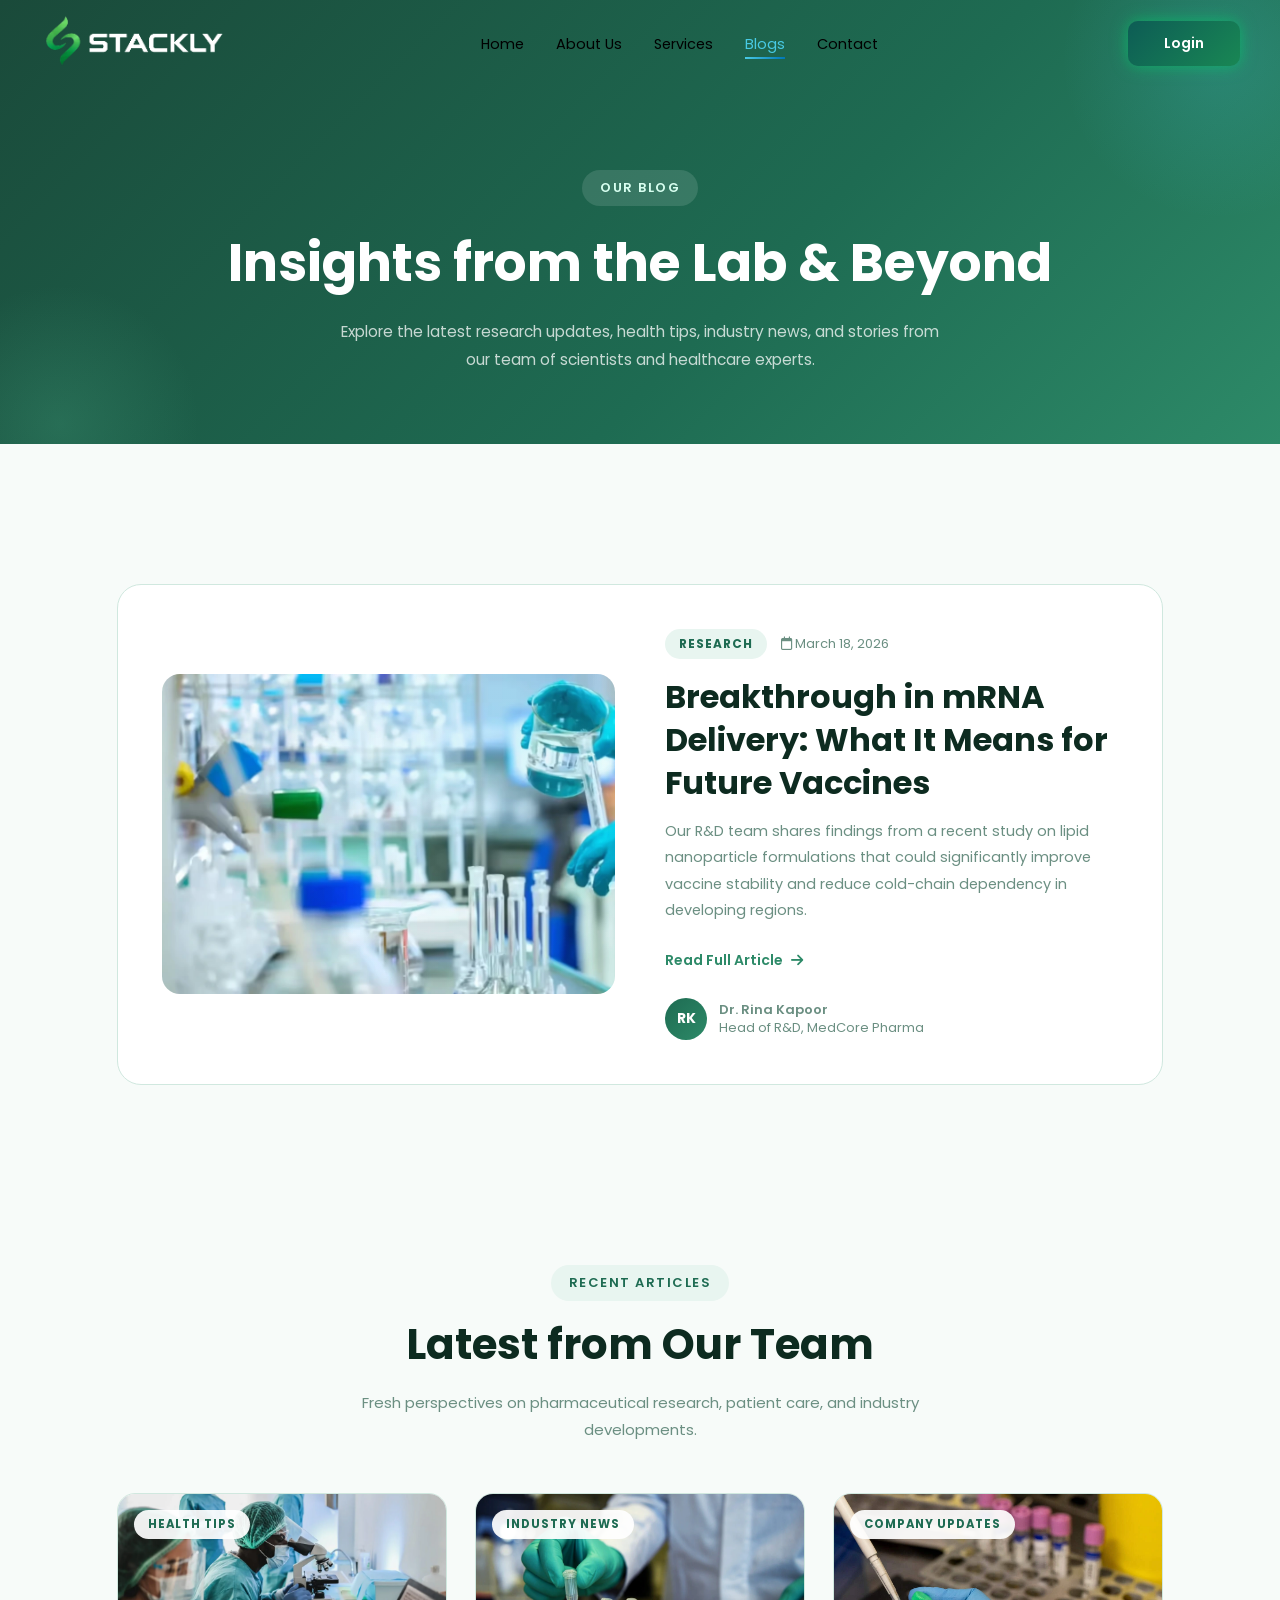
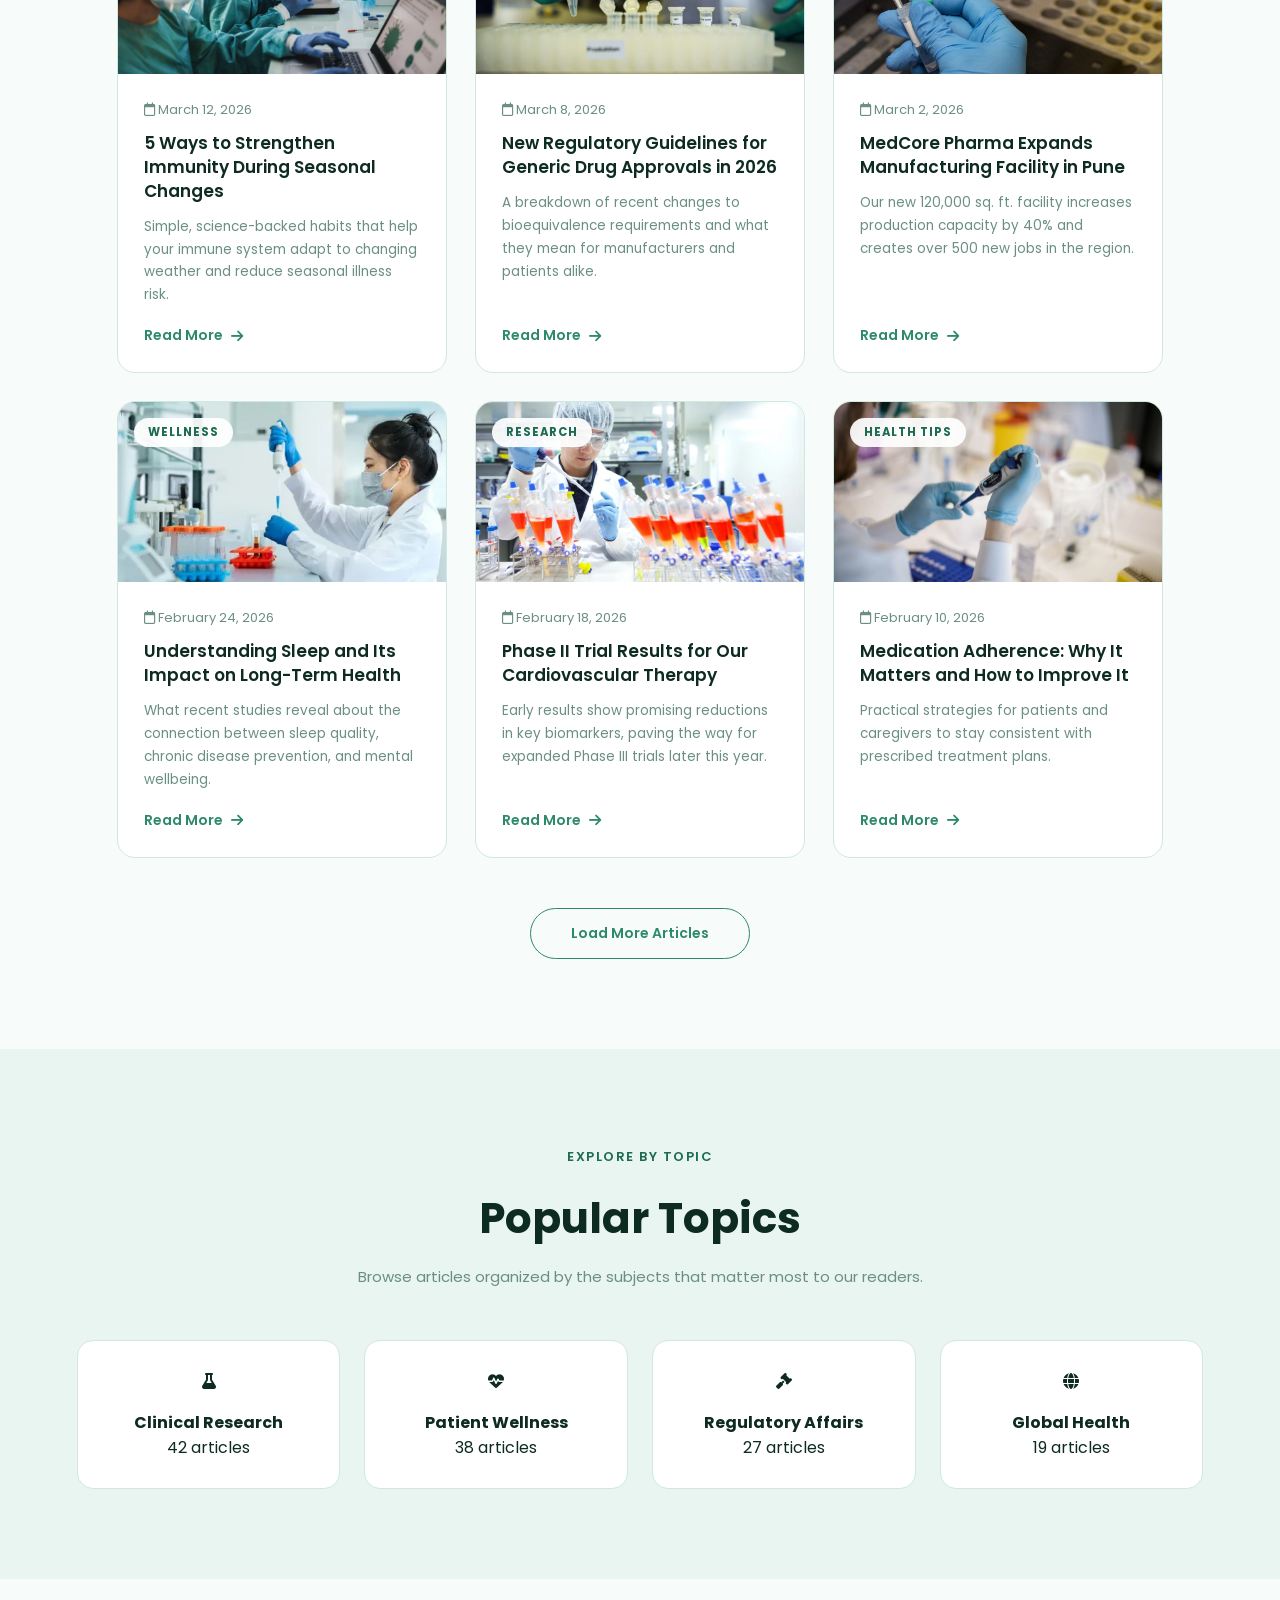
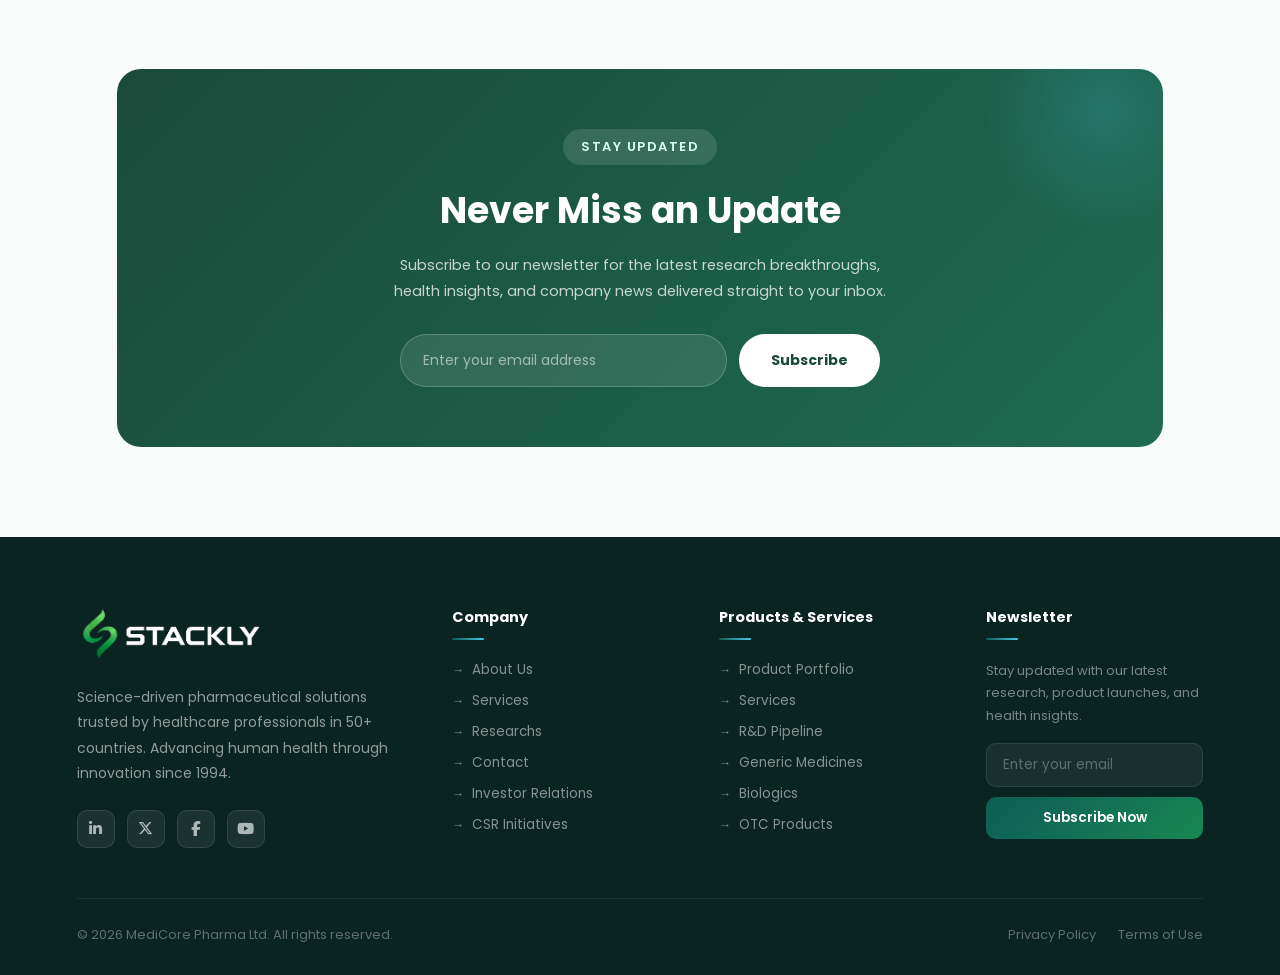
<file: blog.html>
<!DOCTYPE html>
<html lang="en">

<head>
    <meta charset="UTF-8">
    <meta name="viewport" content="width=device-width, initial-scale=1.0">
    <title>Blog — MedCore Pharma</title>
    <link href="https://fonts.googleapis.com/css2?family=Poppins:wght@300;400;500;600;700&display=swap"
        rel="stylesheet">
    <link rel="stylesheet" href="https://cdnjs.cloudflare.com/ajax/libs/font-awesome/6.5.1/css/all.min.css" />

    <style>
        * {
            margin: 0;
            padding: 0;
            box-sizing: border-box;
            font-family: 'Poppins', sans-serif;
        }

        body {
            background: var(--off-white);
            color: var(--text-dark);
            overflow-x: hidden;
        }

        :root {
            --green-dark: #1a4a3a;
            --green-mid: #1e6b52;
            --green-brand: #2d8a68;
            --green-light: #4aab86;
            --green-pale: #e8f5f0;
            --green-mist: #f0faf6;
            --off-white: #f7fbf9;
            --white: #ffffff;
            --text-dark: #0d2b20;
            --text-mid: #3a5a4e;
            --text-muted: #6b8f82;
            --border: #d0e8df;
            --font-display: 'Sora', sans-serif;
            --font-body: 'Inter', sans-serif;
        }

        html {
            scroll-behavior: smooth;
        }

        /* ========================= NAVBAR ========================= */
        .navbar {
            width: 100%;
            padding: 14px 40px;
            display: flex;
            justify-content: space-between;
            align-items: center;
            position: fixed;
            top: 0;
            left: 50%;
            transform: translateX(-50%);
            z-index: 9999;
            background: transparent;
            border-bottom: 1px solid transparent;
            transition: 0.4s ease;
            animation: navFade 1s ease;
        }

        .navbar.active {
            border-bottom: 1px solid rgba(0, 180, 216, 0.35);
            background: rgba(13, 92, 85, .95);
            backdrop-filter: blur(15px);
            border-bottom: 1px solid rgba(255, 255, 255, .1);
        }

        .navbar.active .nav-links a,
        .navbar.active .menu-toggle {
            color: #fff;
        }

        .navbar::before {
            content: "";
            position: absolute;
            inset: 0;
            background: linear-gradient(90deg, transparent, rgba(255, 255, 255, 0.06), transparent);
            transform: translateX(-100%);
            opacity: 0;
            transition: 0.4s ease;
        }

        .navbar.active::before {
            opacity: 1;
            animation: navGlow 4s linear infinite;
        }

        @keyframes navGlow {
            0% {
                transform: translateX(-100%);
            }

            100% {
                transform: translateX(100%);
            }
        }

        @keyframes navFade {
            from {
                opacity: 0;
                transform: translate(-50%, -20px);
            }

            to {
                opacity: 1;
                transform: translate(-50%, 0);
            }
        }

        .logo img {
            width: clamp(140px, 16vw, 190px);
        }

        .logo-fallback {
            display: none;
            font-weight: 700;
            font-size: 20px;
            color: var(--green-dark);
        }

        .navbar.active .logo-fallback {
            color: #fff;
        }

        .nav-links {
            display: flex;
            gap: 32px;
            justify-content: space-around;
            align-items: center;
            list-style: none;
        }

        .nav-links a {
            color: black;
            text-decoration: none;
            font-size: 14.5px;
            transition: 0.3s ease;
            position: relative;
        }

        .nav-links a::after {
            content: "";
            position: absolute;
            left: 0;
            bottom: -5px;
            width: 0%;
            height: 2px;
            background: linear-gradient(90deg, #48cae4, #0077b6);
            transition: 0.4s;
        }

        .nav-links a:hover {
            color: #48cae4;
        }

        .nav-links a:hover::after {
            width: 100%;
        }

        .nav-links a.active {
            color: #48cae4;
        }

        .nav-links a.active::after {
            width: 100%;
        }

        .nav-btn {
            padding: 12px 36px;
            border: none;
            border-radius: 10px;
            background: linear-gradient(135deg, #0D5C55, #198754);
            color: #fff;
            font-size: 14px;
            font-weight: 600;
            cursor: pointer;
            transition: 0.4s ease;
            box-shadow: 0 0 18px rgba(0, 216, 115, 0.45), 0 0 12px rgba(0, 182, 91, 0.25);
        }

        .nav-btn:hover {
            transform: translateY(-3px) scale(1.05);
            box-shadow: 0 10px 30px rgba(72, 202, 228, 0.5);
            background: linear-gradient(135deg, #084841, #0D5C55);
        }

        .menu-toggle {
            display: none;
            font-size: clamp(20px, 2.5vw, 26px);
            color: black;
            cursor: pointer;
        }

        /* ========================= GENERAL SECTION STYLES ========================= */
        section {
            padding: 90px 6%;
            max-width: 1200px;
            margin: 0 auto;
        }

        .tag {
            display: inline-block;
            background: var(--green-pale);
            color: var(--green-mid);
            font-size: 13px;
            font-weight: 600;
            letter-spacing: 1.5px;
            text-transform: uppercase;
            padding: 8px 18px;
            border-radius: 30px;
            margin-bottom: 18px;
        }

        .section-title {
            font-size: clamp(28px, 4vw, 42px);
            font-weight: 700;
            color: var(--text-dark);
            line-height: 1.25;
            margin-bottom: 18px;
        }

        .section-sub {
            font-size: 15px;
            color: var(--text-muted);
            line-height: 1.8;
            max-width: 620px;
        }

        .center {
            text-align: center;
            margin: 0 auto;
        }

        /* ========================= 1. HERO ========================= */
        .blog-hero {
            background: linear-gradient(135deg, var(--green-dark) 0%, var(--green-mid) 60%, var(--green-brand) 100%);
            padding-top: 170px;
            padding-bottom: 70px;
            text-align: center;
            position: relative;
            overflow: hidden;
            max-width: 100%;
        }

        .blog-hero::before {
            content: "";
            position: absolute;
            top: -100px;
            right: -100px;
            width: 320px;
            height: 320px;
            background: radial-gradient(circle, rgba(72, 202, 228, 0.18), transparent 70%);
            border-radius: 50%;
        }

        .blog-hero::after {
            content: "";
            position: absolute;
            bottom: -120px;
            left: -80px;
            width: 280px;
            height: 280px;
            background: radial-gradient(circle, rgba(74, 171, 134, 0.25), transparent 70%);
            border-radius: 50%;
        }

        .blog-hero .tag {
            background: rgba(255, 255, 255, .12);
            color: #d8fff0;
        }

        .blog-hero h1 {
            font-size: clamp(32px, 5vw, 52px);
            font-weight: 700;
            color: #fff;
            margin-bottom: 16px;
            position: relative;
            z-index: 1;
        }

        .blog-hero p {
            font-size: 15.5px;
            color: rgba(255, 255, 255, .75);
            max-width: 600px;
            margin: 0 auto;
            line-height: 1.8;
            position: relative;
            z-index: 1;
        }

        .blog-search {
            max-width: 480px;
            margin: 34px auto 0;
            position: relative;
            z-index: 1;
        }

        .blog-search input {
            width: 100%;
            padding: 15px 50px 15px 22px;
            border-radius: 50px;
            border: none;
            background: rgba(255, 255, 255, .12);
            border: 1px solid rgba(255, 255, 255, .2);
            color: #fff;
            font-size: 14px;
            font-family: 'Poppins', sans-serif;
            outline: none;
            backdrop-filter: blur(6px);
        }

        .blog-search input::placeholder {
            color: rgba(255, 255, 255, .55);
        }

        .blog-search input:focus {
            border-color: #48cae4;
        }

        .blog-search i {
            position: absolute;
            right: 22px;
            top: 50%;
            transform: translateY(-50%);
            color: rgba(255, 255, 255, .6);
        }

        /* ========================= 2. CATEGORY FILTER ========================= */
        .category-bar {
            display: flex;
            flex-wrap: wrap;
            gap: 12px;
            justify-content: center;
            padding: 36px 6% 0;
            max-width: 1200px;
            margin: 0 auto;
        }

        .cat-btn {
            padding: 10px 24px;
            border-radius: 30px;
            border: 1px solid var(--border);
            background: var(--white);
            color: var(--text-mid);
            font-size: 13.5px;
            font-weight: 600;
            cursor: pointer;
            transition: 0.3s ease;
        }

        .cat-btn:hover {
            border-color: var(--green-brand);
            color: var(--green-brand);
        }

        .cat-btn.active {
            background: linear-gradient(135deg, #0D5C55, #198754);
            color: #fff;
            border-color: transparent;
            box-shadow: 0 8px 20px rgba(45, 138, 104, 0.25);
        }

        /* ========================= 3. FEATURED POST ========================= */
        .featured-post {
            display: grid;
            grid-template-columns: 1fr 1fr;
            gap: 50px;
            align-items: center;
            background: var(--white);
            border: 1px solid var(--border);
            border-radius: 24px;
            padding: 44px;
            margin-top: 50px;
        }

        .featured-img {
            width: 100%;
            height: 320px;
            border-radius: 18px;
            background: linear-gradient(135deg, var(--green-pale), var(--green-mist));
            display: flex;
            align-items: center;
            justify-content: center;
            color: var(--green-light);
            font-size: 64px;
            position: relative;
            overflow: hidden;
        }

        .featured-img img {
            width: 100%;
            height: 320px;
            object-fit: cover;
            display: block;
        }

        .featured-img::after {
            content: "";
            position: absolute;
            inset: 0;
            background: radial-gradient(circle at 70% 30%, rgba(72, 202, 228, 0.18), transparent 60%);
        }

        .featured-content .post-meta {
            display: flex;
            gap: 14px;
            align-items: center;
            margin-bottom: 16px;
        }

        .post-cat {
            background: var(--green-pale);
            color: var(--green-mid);
            font-size: 12px;
            font-weight: 700;
            letter-spacing: 1px;
            text-transform: uppercase;
            padding: 6px 14px;
            border-radius: 20px;
        }

        .post-date {
            font-size: 13px;
            color: var(--text-muted);
        }

        .featured-content h2 {
            font-size: clamp(24px, 3vw, 32px);
            font-weight: 700;
            color: var(--text-dark);
            line-height: 1.35;
            margin-bottom: 14px;
        }

        .featured-content p {
            font-size: 14.5px;
            color: var(--text-muted);
            line-height: 1.8;
            margin-bottom: 24px;
        }

        .read-more {
            display: inline-flex;
            align-items: center;
            gap: 8px;
            font-size: 14px;
            font-weight: 600;
            color: var(--green-brand);
            text-decoration: none;
            transition: 0.3s;
        }

        .read-more i {
            transition: 0.3s;
        }

        .read-more:hover i {
            transform: translateX(5px);
        }

        .author-row {
            display: flex;
            align-items: center;
            gap: 12px;
            margin-top: 26px;
        }

        .author-avatar {
            width: 42px;
            height: 42px;
            border-radius: 50%;
            background: linear-gradient(135deg, var(--green-mid), var(--green-brand));
            display: flex;
            align-items: center;
            justify-content: center;
            color: #fff;
            font-weight: 700;
            font-size: 14px;
        }

        .author-info p {
            margin: 0;
            font-size: 13px;
            line-height: 1.4;
        }

        .author-name {
            font-weight: 600;
            color: var(--text-dark);
        }

        .author-role {
            color: var(--text-muted);
        }

        /* ========================= 4. BLOG GRID ========================= */
        .blog-grid {
            display: grid;
            grid-template-columns: repeat(3, 1fr);
            gap: 28px;
            margin-top: 50px;
        }

        .blog-card {
            background: var(--white);
            border: 1px solid var(--border);
            border-radius: 18px;
            overflow: hidden;
            transition: 0.35s ease;
            display: flex;
            flex-direction: column;
        }

        .blog-card:hover {
            transform: translateY(-8px);
            box-shadow: 0 18px 40px rgba(26, 74, 58, 0.12);
            border-color: var(--green-light);
        }

        .card-img {
            height: 180px;
            background: linear-gradient(135deg, var(--green-pale), var(--green-mist));
            display: flex;
            align-items: center;
            justify-content: center;
            color: var(--green-light);
            font-size: 40px;
            position: relative;
        }

        .card-img img {
            width: 100%;
            height: 180px;
            object-fit: cover;
            display: block;
        }

        .card-cat {
            position: absolute;
            top: 16px;
            left: 16px;
            background: rgba(255, 255, 255, .92);
            color: var(--green-mid);
            font-size: 11.5px;
            font-weight: 700;
            letter-spacing: 1px;
            text-transform: uppercase;
            padding: 6px 14px;
            border-radius: 20px;
        }

        .card-body {
            padding: 26px;
            display: flex;
            flex-direction: column;
            flex: 1;
        }

        .card-body .post-date {
            margin-bottom: 12px;
        }

        .card-body h3 {
            font-size: 17px;
            font-weight: 600;
            color: var(--text-dark);
            line-height: 1.4;
            margin-bottom: 12px;
        }

        .card-body p {
            font-size: 13.5px;
            color: var(--text-muted);
            line-height: 1.7;
            margin-bottom: 18px;
            flex: 1;
        }

        /* ========================= LOAD MORE ========================= */
        .load-more-wrap {
            text-align: center;
            margin-top: 50px;
        }

        .load-more-btn {
            padding: 14px 40px;
            border: 1px solid var(--green-brand);
            border-radius: 30px;
            background: transparent;
            color: var(--green-brand);
            font-size: 14px;
            font-weight: 600;
            cursor: pointer;
            transition: 0.35s ease;
        }

        .load-more-btn:hover {
            background: linear-gradient(135deg, #0D5C55, #198754);
            color: #fff;
            border-color: transparent;
            box-shadow: 0 10px 28px rgba(45, 138, 104, 0.3);
        }

        /* ========================= 5. NEWSLETTER CTA ========================= */
        .newsletter-cta {
            background: linear-gradient(135deg, var(--green-dark), var(--green-mid));
            border-radius: 24px;
            padding: 60px;
            text-align: center;
            position: relative;
            overflow: hidden;
        }

        .newsletter-cta::before {
            content: "";
            position: absolute;
            top: -80px;
            right: -60px;
            width: 240px;
            height: 240px;
            background: radial-gradient(circle, rgba(72, 202, 228, 0.18), transparent 70%);
            border-radius: 50%;
        }

        .newsletter-cta .tag {
            background: rgba(255, 255, 255, .12);
            color: #d8fff0;
        }

        .newsletter-cta h2 {
            font-size: clamp(24px, 4vw, 36px);
            font-weight: 700;
            color: #fff;
            margin-bottom: 14px;
            position: relative;
            z-index: 1;
        }

        .newsletter-cta p {
            font-size: 14.5px;
            color: rgba(255, 255, 255, .75);
            max-width: 520px;
            margin: 0 auto 30px;
            line-height: 1.8;
            position: relative;
            z-index: 1;
        }

        .newsletter-form {
            display: flex;
            gap: 12px;
            max-width: 480px;
            margin: 0 auto;
            position: relative;
            z-index: 1;
        }

        .newsletter-form input {
            flex: 1;
            padding: 15px 22px;
            border-radius: 50px;
            border: 1px solid rgba(255, 255, 255, .2);
            background: rgba(255, 255, 255, .1);
            color: #fff;
            font-size: 14px;
            font-family: 'Poppins', sans-serif;
            outline: none;
        }

        .newsletter-form input::placeholder {
            color: rgba(255, 255, 255, .55);
        }

        .newsletter-form input:focus {
            border-color: #48cae4;
        }

        .newsletter-form button {
            padding: 15px 32px;
            border: none;
            border-radius: 50px;
            background: #fff;
            color: var(--green-dark);
            font-size: 14px;
            font-weight: 700;
            cursor: pointer;
            transition: 0.35s ease;
        }

        .newsletter-form button:hover {
            transform: translateY(-3px);
            box-shadow: 0 10px 28px rgba(0, 0, 0, 0.2);
        }

        /* ========================= SCROLL REVEAL ========================= */
        .reveal {
            opacity: 0;
            transform: translateY(40px);
            transition: opacity 0.7s ease, transform 0.7s ease;
        }

        .reveal.visible {
            opacity: 1;
            transform: translateY(0);
        }

        /* ========================= FOOTER ========================= */
        .footer {
            background: #0a2421;
            padding: 70px 6% 30px;
        }

        .footer-grid {
            display: grid;
            grid-template-columns: 1.5fr 1fr 1fr 1fr;
            gap: 50px;
            max-width: 1200px;
            margin: 0 auto 50px;
        }

        .footer-brand p {
            font-size: 14px;
            color: rgba(255, 255, 255, .55);
            line-height: 1.8;
            margin-top: 18px;
            margin-bottom: 24px;
        }

        .footer-socials {
            display: flex;
            gap: 12px;
        }

        .social-icon {
            width: 38px;
            height: 38px;
            border-radius: 10px;
            background: rgba(255, 255, 255, .07);
            border: 1px solid rgba(255, 255, 255, .1);
            display: flex;
            align-items: center;
            justify-content: center;
            color: rgba(255, 255, 255, .65);
            font-size: 15px;
            cursor: pointer;
            transition: 0.3s;
        }

        .social-icon:hover {
            background: rgba(72, 202, 228, .2);
            color: #48cae4;
            border-color: rgba(72, 202, 228, .3);
        }

        .footer-col h4 {
            font-size: 14.5px;
            font-weight: 700;
            color: #fff;
            margin-bottom: 20px;
            position: relative;
            padding-bottom: 12px;
        }

        .footer-col h4::after {
            content: "";
            position: absolute;
            bottom: 0;
            left: 0;
            width: 32px;
            height: 2px;
            background: linear-gradient(90deg, #0D5C55, #48cae4);
            border-radius: 2px;
        }

        .footer-links {
            list-style: none;
            display: flex;
            flex-direction: column;
            gap: 11px;
        }

        .footer-links a {
            font-size: 13.5px;
            color: rgba(255, 255, 255, .5);
            text-decoration: none;
            transition: 0.3s;
            display: flex;
            align-items: center;
            gap: 8px;
        }

        .footer-links a:hover {
            color: #48cae4;
            gap: 12px;
        }

        .footer-links a::before {
            content: "→";
            font-size: 12px;
        }

        .footer-newsletter input {
            width: 100%;
            padding: 11px 16px;
            border-radius: 10px;
            border: 1px solid rgba(255, 255, 255, .1);
            background: rgba(255, 255, 255, .06);
            color: #fff;
            font-size: 13.5px;
            font-family: 'Poppins', sans-serif;
            outline: none;
            margin-bottom: 10px;
            transition: 0.3s;
        }

        .footer-newsletter input::placeholder {
            color: rgba(255, 255, 255, .3);
        }

        .footer-newsletter input:focus {
            border-color: rgba(72, 202, 228, .4);
        }

        .footer-newsletter button {
            width: 100%;
            padding: 11px;
            background: linear-gradient(135deg, #0D5C55, #198754);
            color: #fff;
            border: none;
            border-radius: 10px;
            font-size: 13.5px;
            font-weight: 600;
            cursor: pointer;
            font-family: 'Poppins', sans-serif;
            transition: 0.3s;
        }

        .footer-newsletter button:hover {
            box-shadow: 0 8px 20px rgba(13, 92, 85, .4);
            transform: translateY(-2px);
        }

        .footer-bottom {
            max-width: 1200px;
            margin: 0 auto;
            display: flex;
            align-items: center;
            justify-content: space-between;
            padding-top: 26px;
            border-top: 1px solid rgba(255, 255, 255, .07);
            flex-wrap: wrap;
            gap: 12px;
        }

        .footer-bottom p {
            font-size: 13px;
            color: rgba(255, 255, 255, .35);
        }

        .footer-bottom-links {
            display: flex;
            gap: 22px;
        }

        .footer-bottom-links a {
            font-size: 13px;
            color: rgba(255, 255, 255, .35);
            text-decoration: none;
            transition: 0.3s;
        }

        .footer-bottom-links a:hover {
            color: #48cae4;
        }

        /* ========================= RESPONSIVE ========================= */
        @media (max-width: 1100px) {
            .navbar {
                width: 100%;
                top: 0;
                border-radius: 0;
                overflow: visible;
                padding: 14px 20px;
            }

            .menu-toggle {
                display: block;
                z-index: 10001;
            }


            .nav-links {
                position: fixed;
                top: 0;
                right: -100%;

                width: 70%;
                height: 100vh;

                background: linear-gradient(135deg,
                        rgba(18, 78, 60, 0.98),
                        rgba(10, 45, 35, 0.98));

                backdrop-filter: blur(20px);

                display: flex;
                flex-direction: column;
                justify-content: flex-start;
                align-items: flex-start;

                padding: 23px 30px;
                gap: 32px;

                list-style: none;

                border-left: 1px solid rgba(143, 188, 143, 0.15);

                box-shadow:
                    -15px 0 40px rgba(0, 0, 0, 0.25),
                    0 0 30px rgba(46, 139, 87, 0.12);

                transition: 0.5s ease;
                z-index: 9999;
            }

            .nav-links.active {
                right: 0;
            }

            .nav-links a {
                font-size: 16px;
                color: #ffffff;
                font-weight: 500;
                text-decoration: none;
                transition: all 0.35s ease;
            }

            .nav-links a:hover {
                color: #8fbc8f;
                transform: translateX(8px);
            }

            .nav-btn {
                padding: 10px 36px;
                border: none;
                border-radius: 12px;

                background: linear-gradient(135deg,
                        #1f6f54,
                        #2e8b57);

                color: #fff;
                font-size: 14px;
                font-weight: 600;

                cursor: pointer;
                transition: all 0.4s ease;

                box-shadow:
                    0 8px 24px rgba(46, 139, 87, 0.30),
                    0 0 18px rgba(60, 163, 112, 0.20);
            }

            .nav-btn:hover {
                transform: translateY(-3px) scale(1.04);

                background: linear-gradient(135deg,
                        #2e8b57,
                        #3ca370);

                box-shadow:
                    0 15px 35px rgba(46, 139, 87, 0.40),
                    0 0 25px rgba(60, 163, 112, 0.25);
            }

            .nav-btn:active {
                transform: scale(0.97);
            }

            .featured-post {
                grid-template-columns: 1fr;
                gap: 30px;
                padding: 30px;
            }

            .featured-img {
                height: 240px;
            }

            .blog-grid {
                grid-template-columns: repeat(2, 1fr);
            }

            .footer-grid {
                grid-template-columns: 1fr 1fr;
            }
        }

        @media (max-width: 768px) {
            .blog-grid {
                grid-template-columns: 1fr;
            }

            .newsletter-form {
                flex-direction: column;
            }

            .newsletter-cta {
                padding: 40px 26px;
            }

            .footer-grid {
                grid-template-columns: 1fr;
                gap: 36px;
            }

            .footer-bottom {
                flex-direction: column;
                text-align: center;
            }
        }

        @media (max-width: 600px) {
            .navbar {
                padding: 10px 20px;
            }

            section {
                padding: 70px 5%;
            }

            .blog-hero {
                padding-top: 130px;
                padding-bottom: 50px;
            }

            .category-bar {
                padding-top: 26px;
                justify-content: flex-start;
                overflow-x: auto;
                flex-wrap: nowrap;
            }

            .cat-btn {
                white-space: nowrap;
            }

            .footer {
                padding: 50px 5% 24px;
            }

            .section-title {
                font-size: clamp(22px, 6vw, 32px);
            }
        }

        @media (prefers-reduced-motion: reduce) {

            .fade-up,
            .reveal {
                opacity: 1;
                transform: none;
                transition: none;
            }
        }




        .dept-grid {
            display: grid;
            grid-template-columns: repeat(4, 1fr);
            gap: 24px;
            margin-top: 50px;
        }

        @media (max-width:768px) {
            .dept-grid {
                display: grid;
                gap: 6px;
                grid-template-columns: repeat(1, 1fr);
            }

        }
    </style>
</head>

<body>

    <nav class="navbar">
        <div class="logo">
            <img src="./src/logo.webp" alt="MediCore Logo" class="homepage"
                onerror="this.style.display='none'; this.nextElementSibling.style.display='block'">
        </div>

        <ul class="nav-links" id="navLinks">
            <li><a href="index.html">Home</a></li>
            <li><a href="about.html">About Us</a></li>
            <li><a href="service.html">Services</a></li>
            <li><a href="blog.html" class="active">Blogs</a></li>
            <li><a href="contact.html">Contact</a></li>
            <button class="nav-btn login-btn"><span>Login</span></button>
        </ul>

        <div class="menu-toggle" id="menuToggle">
            <i class="fa-solid fa-bars"></i>
        </div>
    </nav>

    <!-- ========================= 1. HERO ========================= -->
    <section class="blog-hero">
        <span class="tag">OUR BLOG</span>
        <h1>Insights from the Lab & Beyond</h1>
        <p>Explore the latest research updates, health tips, industry news, and stories from our team of scientists and
            healthcare experts.</p>
    </section>

    <!-- ========================= 2. CATEGORY FILTER + FEATURED POST ========================= -->
    <section>


        <div class="featured-post reveal">
            <div class="featured-img">
                <img src="./src/blog5.webp" alt="">
            </div>
            <div class="featured-content">
                <div class="post-meta">
                    <span class="post-cat">Research</span>
                    <span class="post-date"><i class="fa-regular fa-calendar"></i> March 18, 2026</span>
                </div>
                <h2>Breakthrough in mRNA Delivery: What It Means for Future Vaccines</h2>
                <p>Our R&D team shares findings from a recent study on lipid nanoparticle formulations that could
                    significantly improve vaccine stability and reduce cold-chain dependency in developing regions.</p>
                <a href="404.html" class="read-more">Read Full Article <i class="fa-solid fa-arrow-right"></i></a>
                <div class="author-row">
                    <div class="author-avatar">RK</div>
                    <div class="author-info">
                        <p class="author-name">Dr. Rina Kapoor</p>
                        <p class="author-role">Head of R&D, MedCore Pharma</p>
                    </div>
                </div>
            </div>
        </div>
    </section>

    <!-- ========================= 3. RECENT ARTICLES GRID ========================= -->
    <section>
        <div class="center" style="max-width:640px;">
            <span class="tag">RECENT ARTICLES</span>
            <h2 class="section-title">Latest from Our Team</h2>
            <p class="section-sub center">Fresh perspectives on pharmaceutical research, patient care, and industry
                developments.</p>
        </div>

        <div class="blog-grid">
            <div class="blog-card reveal">
                <div class="card-img">
                    <span class="card-cat">Health Tips</span>
                    <img src="./src/blog1.webp" alt="">
                </div>
                <div class="card-body">
                    <span class="post-date"><i class="fa-regular fa-calendar"></i> March 12, 2026</span>
                    <h3>5 Ways to Strengthen Immunity During Seasonal Changes</h3>
                    <p>Simple, science-backed habits that help your immune system adapt to changing weather and reduce
                        seasonal illness risk.</p>
                    <a href="404.html" class="read-more">Read More <i class="fa-solid fa-arrow-right"></i></a>
                </div>
            </div>

            <div class="blog-card reveal">
                <div class="card-img">
                    <span class="card-cat">Industry News</span>
                    <img src="./src/blog2.webp" alt="">
                </div>
                <div class="card-body">
                    <span class="post-date"><i class="fa-regular fa-calendar"></i> March 8, 2026</span>
                    <h3>New Regulatory Guidelines for Generic Drug Approvals in 2026</h3>
                    <p>A breakdown of recent changes to bioequivalence requirements and what they mean for manufacturers
                        and patients alike.</p>
                    <a href="404.html" class="read-more">Read More <i class="fa-solid fa-arrow-right"></i></a>
                </div>
            </div>

            <div class="blog-card reveal">
                <div class="card-img">
                    <span class="card-cat">Company Updates</span>
                    <img src="./src/blog3.webp" alt="">
                </div>
                <div class="card-body">
                    <span class="post-date"><i class="fa-regular fa-calendar"></i> March 2, 2026</span>
                    <h3>MedCore Pharma Expands Manufacturing Facility in Pune</h3>
                    <p>Our new 120,000 sq. ft. facility increases production capacity by 40% and creates over 500 new
                        jobs in the region.</p>
                    <a href="404.html" class="read-more">Read More <i class="fa-solid fa-arrow-right"></i></a>
                </div>
            </div>

            <div class="blog-card reveal">
                <div class="card-img">
                    <span class="card-cat">Wellness</span>
                    <img src="./src/blog4.webp" alt="">
                </div>
                <div class="card-body">
                    <span class="post-date"><i class="fa-regular fa-calendar"></i> February 24, 2026</span>
                    <h3>Understanding Sleep and Its Impact on Long-Term Health</h3>
                    <p>What recent studies reveal about the connection between sleep quality, chronic disease
                        prevention, and mental wellbeing.</p>
                    <a href="404.html" class="read-more">Read More <i class="fa-solid fa-arrow-right"></i></a>
                </div>
            </div>

            <div class="blog-card reveal">
                <div class="card-img">
                    <span class="card-cat">Research</span>
                    <img src="./src/blog6.webp" alt="">
                </div>
                <div class="card-body">
                    <span class="post-date"><i class="fa-regular fa-calendar"></i> February 18, 2026</span>
                    <h3>Phase II Trial Results for Our Cardiovascular Therapy</h3>
                    <p>Early results show promising reductions in key biomarkers, paving the way for expanded Phase III
                        trials later this year.</p>
                    <a href="404.html" class="read-more">Read More <i class="fa-solid fa-arrow-right"></i></a>
                </div>
            </div>

            <div class="blog-card reveal">
                <div class="card-img">
                    <span class="card-cat">Health Tips</span>
                    <img src="./src/blog7.webp" alt="">
                </div>
                <div class="card-body">
                    <span class="post-date"><i class="fa-regular fa-calendar"></i> February 10, 2026</span>
                    <h3>Medication Adherence: Why It Matters and How to Improve It</h3>
                    <p>Practical strategies for patients and caregivers to stay consistent with prescribed treatment
                        plans.</p>
                    <a href="404.html" class="read-more">Read More <i class="fa-solid fa-arrow-right"></i></a>
                </div>
            </div>
        </div>

        <div class="load-more-wrap">
            <button class="load-more-btn errorpage" id="loadMoreBtn">Load More Articles</button>
        </div>
    </section>

    <!-- ========================= 4. POPULAR TOPICS ========================= -->
    <section class="dept-section" style="background: var(--green-pale); max-width:100%;">
        <div style="max-width:1200px; margin:0 auto;">
            <div class="center" style="max-width:640px;">
                <span class="tag">EXPLORE BY TOPIC</span>
                <h2 class="section-title">Popular Topics</h2>
                <p class="section-sub center">Browse articles organized by the subjects that matter most to our readers.
                </p>
            </div>
            <div class="dept-grid">
                <div class="dept-card reveal"
                    style="background:var(--white); border-radius:16px; padding:28px; border:1px solid var(--border); text-align:center; transition:0.35s ease;">
                    <div class="dept-icon" style="margin:0 auto 16px;"><i class="fa-solid fa-flask"></i></div>
                    <h4>Clinical Research</h4>
                    <p style="margin-bottom:0;">42 articles</p>
                </div>
                <div class="dept-card reveal"
                    style="background:var(--white); border-radius:16px; padding:28px; border:1px solid var(--border); text-align:center; transition:0.35s ease;">
                    <div class="dept-icon" style="margin:0 auto 16px;"><i class="fa-solid fa-heart-pulse"></i></div>
                    <h4>Patient Wellness</h4>
                    <p style="margin-bottom:0;">38 articles</p>
                </div>
                <div class="dept-card reveal"
                    style="background:var(--white); border-radius:16px; padding:28px; border:1px solid var(--border); text-align:center; transition:0.35s ease;">
                    <div class="dept-icon" style="margin:0 auto 16px;"><i class="fa-solid fa-gavel"></i></div>
                    <h4>Regulatory Affairs</h4>
                    <p style="margin-bottom:0;">27 articles</p>
                </div>
                <div class="dept-card reveal"
                    style="background:var(--white); border-radius:16px; padding:28px; border:1px solid var(--border); text-align:center; transition:0.35s ease;">
                    <div class="dept-icon" style="margin:0 auto 16px;"><i class="fa-solid fa-globe"></i></div>
                    <h4>Global Health</h4>
                    <p style="margin-bottom:0;">19 articles</p>
                </div>
            </div>
        </div>
    </section>

    <!-- ========================= 5. NEWSLETTER CTA ========================= -->
    <section>
        <div class="newsletter-cta reveal">
            <span class="tag">STAY UPDATED</span>
            <h2>Never Miss an Update</h2>
            <p>Subscribe to our newsletter for the latest research breakthroughs, health insights, and company news
                delivered straight to your inbox.</p>
          <form class="newsletter-form" id="newsletterForm">
    <input type="email" id="emailInput" placeholder="Enter your email address" required>
    <button type="submit">Subscribe</button>
</form>
        </div>
    </section>

    <!-- ========================= FOOTER ========================= -->
    <footer class="footer">
        <div class="footer-grid">

            <div class="footer-brand">
                <div class="logo"><img src="./src/logo.webp" class="homepage" alt=""
                        onerror="this.style.display='none'; this.nextElementSibling.style.display='block'"><span
                        class="logo-fallback" style="color:#fff;">MedCore Pharma</span></div>
                <p>Science-driven pharmaceutical solutions trusted by healthcare professionals in 50+ countries.
                    Advancing human health through innovation since 1994.</p>
                <div class="footer-socials">
                    <div class="social-icon errorpage"><i class="fa-brands fa-linkedin-in"></i></div>
                    <div class="social-icon errorpage"><i class="fa-brands fa-x-twitter"></i></div>
                    <div class="social-icon errorpage"><i class="fa-brands fa-facebook-f"></i></div>
                    <div class="social-icon errorpage"><i class="fa-brands fa-youtube"></i></div>
                </div>
            </div>

            <div class="footer-col">
                <h4>Company</h4>
                <ul class="footer-links">
                    <li><a href="about.html">About Us</a></li>
                    <li><a href="service.html">Services</a></li>
                    <li><a href="blog.html">Researchs</a></li>
                    <li><a href="contact.html">Contact</a></li>
                    <li><a href="404.html">Investor Relations</a></li>
                    <li><a href="404.html">CSR Initiatives</a></li>
                </ul>
            </div>

            <div class="footer-col">
                <h4>Products & Services</h4>
                <ul class="footer-links">
                    <li><a href="404.html">Product Portfolio</a></li>
                    <li><a href="404.html">Services</a></li>
                    <li><a href="404.html">R&D Pipeline</a></li>
                    <li><a href="404.html">Generic Medicines</a></li>
                    <li><a href="404.html">Biologics</a></li>
                    <li><a href="404.html">OTC Products</a></li>
                </ul>
            </div>

            <div class="footer-col">
                <h4>Newsletter</h4>
                <p style="font-size:13px; color:rgba(255,255,255,.45); line-height:1.7; margin-bottom:16px;">Stay
                    updated with our latest research, product launches, and health insights.</p>
                <div class="footer-newsletter">
                    <input type="email" id="footermail" placeholder="Enter your email" required>
                    <button class="footerbtn">Subscribe Now</button>
                </div>
            </div>

        </div>

        <div class="footer-bottom">
            <p>© 2026 MediCore Pharma Ltd. All rights reserved.</p>
            <div class="footer-bottom-links">
                <a href="404.html">Privacy Policy</a>
                <a href="404.html">Terms of Use</a>
            </div>
        </div>
    </footer>

    <script>
        // Intersection Observer for fade-up / reveal animations
        const observer = new IntersectionObserver(entries => {
            entries.forEach(entry => {
                if (entry.isIntersecting) {
                    entry.target.classList.add('visible');
                    observer.unobserve(entry.target);
                }
            });
        }, { threshold: 0.12 });

        document.querySelectorAll('.fade-up, .reveal').forEach(el => observer.observe(el));

        // login
        const navBtn = document.querySelector(".nav-btn");
        navBtn.addEventListener("click", () => {
            window.location.href = "login.html";
        });

        // NAVBAR SCROLL
        const navbar = document.querySelector(".navbar");
        window.addEventListener("scroll", () => {
            navbar.classList.toggle("active", window.scrollY > 50);
        });

        // MOBILE MENU
        const menuToggle = document.getElementById("menuToggle");
        const navLinks = document.getElementById("navLinks");
        menuToggle.addEventListener("click", () => {
            navLinks.classList.toggle("active");
            menuToggle.innerHTML = navLinks.classList.contains("active")
                ? '<i class="fa-solid fa-xmark"></i>'
                : '<i class="fa-solid fa-bars"></i>';
        });

        const loginBtn = document.querySelector(".login-btn");
        function checkMobileMenu() {
            if (window.innerWidth <= 1100) {
                navLinks.appendChild(loginBtn);
            } else {
                document.querySelector(".navbar").insertBefore(loginBtn, menuToggle);
            }
        }
        checkMobileMenu();
        window.addEventListener("resize", checkMobileMenu);

        // FOOTER NEWSLETTER
        const emailInput = document.getElementById("footermail");
        const subscribeBtn = document.querySelector(".footerbtn");

        subscribeBtn.addEventListener("click", (e) => {
            e.preventDefault();

            const email = emailInput.value.trim();

            if (!email) {
                alert("Please enter your email address.");
                return;
            }

            const emailPattern = /^[^\s@]+@[^\s@]+\.[^\s@]+$/;

            if (!emailPattern.test(email)) {
                alert("Please enter a valid email address.");
                emailInput.focus();
                return;
            }

            alert("Thank you for subscribing!");
            emailInput.value = "";
        });

        

        // CATEGORY FILTER
        document.querySelectorAll(".cat-btn").forEach(btn => {
            btn.addEventListener("click", () => {
                document.querySelectorAll(".cat-btn").forEach(b => b.classList.remove("active"));
                btn.classList.add("active");
            });
        });

        // LOAD MORE (demo behavior)
        document.getElementById("loadMoreBtn").addEventListener("click", function () {
            this.textContent = "No More Articles";
            this.disabled = true;
            this.style.opacity = "0.6";
            this.style.cursor = "not-allowed";
        });

        // NEWSLETTER CTA FORM
        const newsletterForm = document.getElementById("newsletterForm");
        const newsletterMsg = document.getElementById("newsletterMsg");
        newsletterForm.addEventListener("submit", (e) => {
            e.preventDefault();
            newsletterMsg.textContent = "Thanks for subscribing! Check your inbox to confirm your email.";
            newsletterForm.reset();
        });

        document.querySelectorAll(".errorpage").forEach(item => {
            item.addEventListener("click", (e) => {
                e.preventDefault();
                window.location.href = "404.html";
            });
        });

        document.querySelectorAll(".homepage").forEach(item => {
            item.addEventListener("click", function (e) {
                e.preventDefault();
                window.location.href = "index.html";
            });
        });


        //

        const form = document.getElementById("newsletterForm");
const blogemail = document.getElementById("emailInput");

form.addEventListener("submit", function (e) {
    e.preventDefault(); // page reload prevent

    const email = blogemail.value.trim();

    const emailPattern =
        /^[a-zA-Z0-9._%+-]+@[a-zA-Z0-9-]+\.[a-zA-Z]{2,}$/;

    if (!emailPattern.test(email)) {
        alert("Please enter a valid email address.");
        return;
    }

    alert("Thank you for subscribing!");
    blogemail.value = "";
});
    </script>
</body>

</html>
</file>
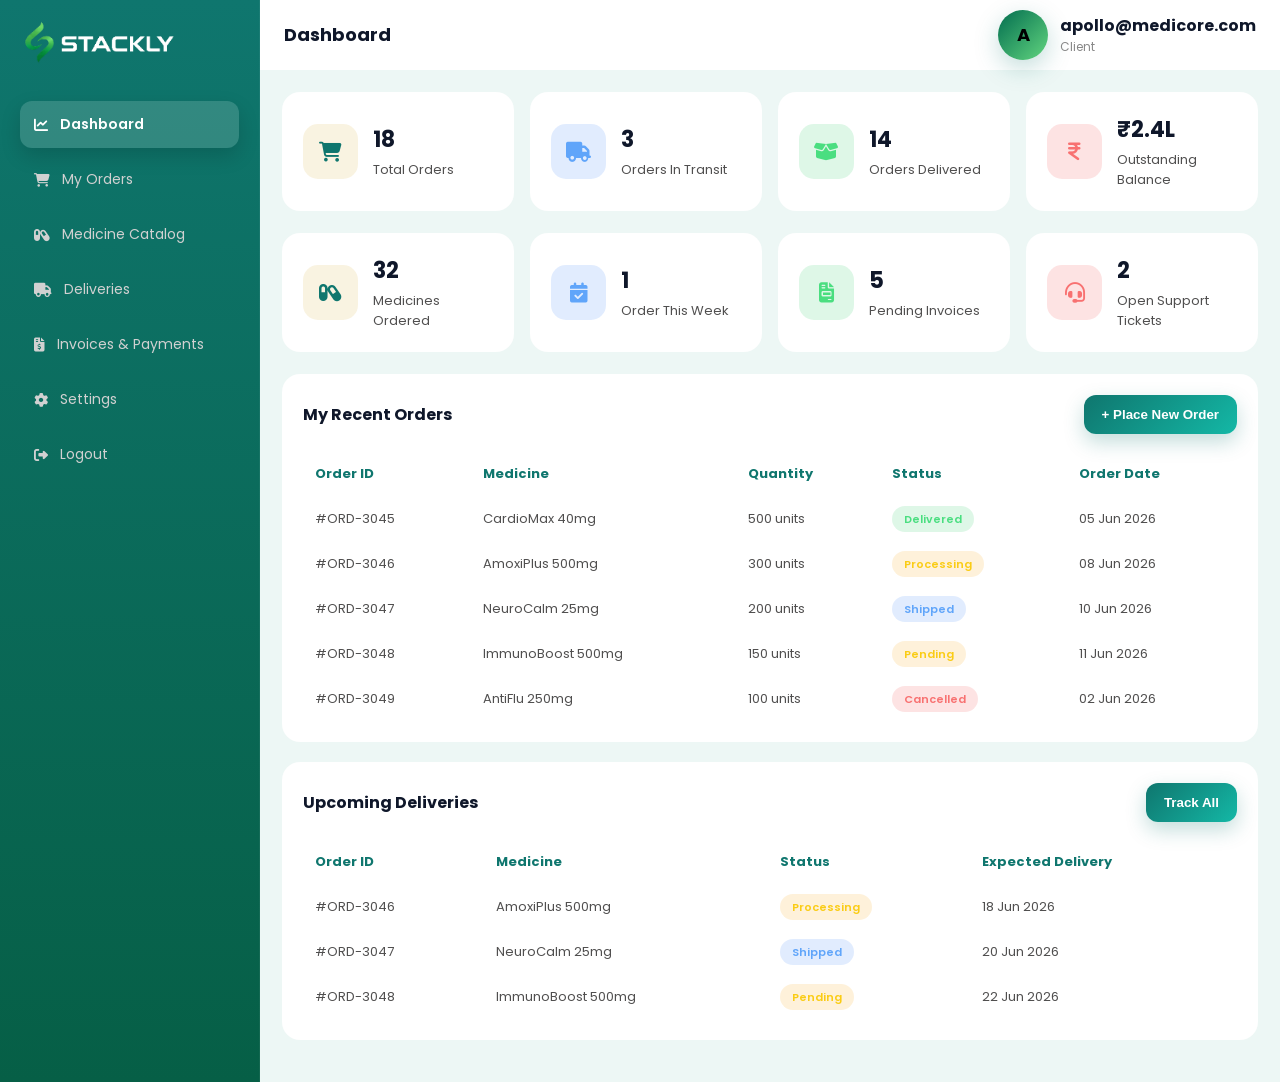
<file: client.html>
<!DOCTYPE html>
<html lang="en">

<head>
    <meta charset="UTF-8">
    <meta name="viewport" content="width=device-width, initial-scale=1.0">
    <title>MediCore Pharmaceutical Dashboard - Client</title>
    <link rel="preconnect" href="https://fonts.googleapis.com">
    <link href="https://fonts.googleapis.com/css2?family=Poppins:wght@300;400;500;600;700&display=swap"
        rel="stylesheet">
    <link rel="stylesheet" href="https://cdnjs.cloudflare.com/ajax/libs/font-awesome/6.5.1/css/all.min.css" />
        <link rel="stylesheet" href="https://fonts.googleapis.com/css2?family=Material+Symbols+Outlined" />
    <style>
        * {
            margin: 0;
            padding: 0;
            box-sizing: border-box;
        }

        body {
            font-family: 'Poppins', sans-serif;
            background: #edf7f5;
            display: flex;
            min-height: 100vh;
            overflow-x: hidden;
        }

        .sidebar {
            width: 260px;
            background: linear-gradient(180deg,#0f766e,#065f46);
            border-right: 1px solid rgba(255, 255, 255, 0.05);
            padding: 20px;
            transition: 0.3s;
            flex-shrink: 0;
        }

        .logo {
            display: flex;
            align-items: center;
            justify-content: space-between;
            margin-bottom: 30px;
        }

        .logo img {
            width: 160px;
        }

        .close-btn {
            display: none;
            font-size: 22px;
            color: #0f766e;
            cursor: pointer;
        }

        .menu {
            list-style: none;
        }

        .menu li {
            margin-bottom: 8px;
        }

        .menu li a {
            display: flex;
            align-items: center;
            gap: 12px;
            padding: 13px 14px;
            border-radius: 12px;
            text-decoration: none;
            color: #d1d1d1;
            transition: 0.3s;
            font-size: 14px;
            cursor: pointer;
        }

        .menu li a:hover,
        .menu li.active a {
               background: rgba(255,255,255,0.15);
    color: #ffffff;
    font-weight: 600;
    box-shadow: 0 8px 20px rgba(0,0,0,0.15);
        }

        .main {
            flex: 1;
            overflow: auto;
        }

        .topbar {
            height: 70px;
            background: #ffffff;
            border-bottom: 1px solid rgba(255, 255, 255, 0.05);
            display: flex;
            justify-content: space-between;
            align-items: center;
            padding: 0 24px;
            position: sticky;
            top: 0;
            z-index: 10;
        }

        .topbar-left {
            display: flex;
            align-items: center;
            gap: 15px;
        }

        .menu-btn {
            display: none;
            color: #0f766e;
            font-size: 22px;
            cursor: pointer;
        }

        .topbar h2 {
            color: #0f172a;
            font-size: 18px;
        }

        .admin-info {
            display: flex;
            align-items: center;
            gap: 12px;
            color: #0f172a;
        }

     .avatar{
    width:50px;
    height:50px;
    border-radius:50%;
background: linear-gradient(135deg, #026d4f, #12c03ea9);
    color:#000;
    font-weight:700;
    font-size:18px;
    box-shadow:0 8px 25px rgba(15,118,110,.25);
    display: flex;
    justify-content: center;
    align-items: center;
}

        .content {
            display: none;
        }

        .content.active {
            display: block;
        }

        .cards {
            display: grid;
            grid-template-columns: repeat(auto-fit, minmax(200px, 1fr));
            gap: 16px;
            margin-bottom: 22px;
        }

        .card {
            background: #ffffff;
            border-radius: 18px;
            padding: 20px;
            border: 1px solid rgba(255, 255, 255, 0.05);
            display: flex;
            align-items: center;
            gap: 15px;
        }

        .card-icon {
            width: 55px;
            height: 55px;
            border-radius: 15px;
            display: flex;
            justify-content: center;
            align-items: center;
            font-size: 20px;
            flex-shrink: 0;
        }

        .gold {
            background: rgba(212, 175, 55, 0.15);
            color: #0f766e;
        }

        .blue {
            background: rgba(59, 130, 246, 0.15);
            color: #60a5fa;
        }

        .green {
            background: rgba(34, 197, 94, 0.15);
            color: #4ade80;
        }

        .red {
            background: rgba(239, 68, 68, 0.15);
            color: #f87171;
        }

        .purple {
            background: rgba(168, 85, 247, 0.15);
            color: #c084fc;
        }

        .orange {
            background: rgba(249, 115, 22, 0.15);
            color: #fb923c;
        }

        .card h2 {
            color: #0f172a;
            margin-bottom: 4px;
            font-size: 22px;
        }

        .card p {
            color: #131212bd;
            font-size: 13px;
        }

        .table-box {
            background: #ffffff;
            border-radius: 18px;
            padding: 20px;
            border: 1px solid rgba(255, 255, 255, 0.05);
            overflow: auto;
            margin-bottom: 20px;
        }

        .table-header {
            display: flex;
            justify-content: space-between;
            align-items: center;
            margin-bottom: 18px;
            flex-wrap: wrap;
            gap: 10px;
        }

        .table-header h2 {
            color: #0f172a;
            font-size: 16px;
        }

        .btn-gold {
         background: linear-gradient(
        135deg,
        #0f766e,
        #14b8a6
    );
    color: white;
    border: none;
    padding: 12px 18px;
    border-radius: 12px;
    font-weight: 600;
    cursor: pointer;
    transition: .3s;
    box-shadow: 0 8px 20px rgba(15,118,110,.25);
        }

        .btn-gold:hover{
    transform: translateY(-2px);
    box-shadow: 0 12px 25px rgba(15,118,110,.35);
}

        .btn-outline {
           border: 1px solid rgba(15, 118, 109, 0.726);
            background: transparent;
            padding: 8px 14px;
            border-radius: 10px;
            font-weight: 500;
            cursor: pointer;
            font-size: 13px;
            color: #0f766e;
        }

        table {
            width: 100%;
            border-collapse: collapse;
            min-width: 550px;
        }

        table th {
            text-align: left;
            padding: 12px;
            color: #0f766e;
            font-size: 13px;
        }

        table td {
            padding: 12px;
            border-top: 1px solid rgba(255, 255, 255, 0.05);
                color: #131212bd;

            font-size: 13px;
        }

        .status {
            padding: 5px 12px;
            border-radius: 20px;
            font-size: 11px;
            font-weight: 600;
        }

        .s-active {
            background: rgba(34, 197, 94, 0.15);
            color: #4ade80;
        }

        .s-pending {
            background: rgba(245, 158, 11, 0.15);
            color: #facc15;
        }

        .s-closed {
            background: rgba(239, 68, 68, 0.15);
            color: #f87171;
        }

        .s-blue {
            background: rgba(59, 130, 246, 0.15);
            color: #60a5fa;
        }

        .s-purple {
            background: rgba(168, 85, 247, 0.15);
            color: #c084fc;
        }

        .page-title {
            color: #0f172a;
            font-size: 22px;
            font-weight: 600;
            margin-bottom: 6px;
        }

        .page-sub {
            color: #888;
            font-size: 14px;
            margin-bottom: 22px;
        }

        .grid-2 {
            display: grid;
            grid-template-columns: 1fr 1fr;
            gap: 18px;
            margin-bottom: 22px;
        }

        .info-box {
            background: #ffffff;
            border-radius: 16px;
            padding: 20px;
            border: 1px solid rgba(255, 255, 255, 0.05);
        }

        .info-box h3 {
            color: #0f766e;
            font-size: 14px;
            margin-bottom: 14px;
            display: flex;
            align-items: center;
            gap: 8px;
        }

        .info-row {
            display: flex;
            justify-content: space-between;
            align-items: center;
            padding: 10px 0;
            border-bottom: 1px solid rgba(255, 255, 255, 0.05);
        }

        .info-row:last-child {
            border-bottom: none;
        }

        .info-label {
            color: #888;
            font-size: 13px;
        }

        .info-value {
            color: #d1d1d1;
            font-size: 13px;
            font-weight: 500;
        }

        .client-card {
            background: #ffffff;
            border-radius: 16px;
            padding: 18px;
            border: 1px solid rgba(255, 255, 255, 0.05);
            display: flex;
            align-items: center;
            gap: 14px;
            margin-bottom: 12px;
        }

        .client-avatar {
            width: 48px;
            height: 48px;
            border-radius: 50%;
            background: linear-gradient(135deg, #026d4f, #12c03ea9);
            display: flex;
            justify-content: center;
            align-items: center;
            font-weight: 700;
            color: black;
            font-size: 17px;
            flex-shrink: 0;
        }

        .client-name {
            color: #0f172a;
            font-size: 15px;
            font-weight: 500;
        }

        .client-case {
            color: #888;
            font-size: 12px;
            margin-top: 3px;
        }

        .badge {
            padding: 4px 10px;
            border-radius: 20px;
            font-size: 11px;
            font-weight: 600;
            margin-left: auto;
        }

        .setting-section {
            background: #ffffff;
            border-radius: 16px;
            padding: 20px;
            border: 1px solid rgba(255, 255, 255, 0.05);
            margin-bottom: 18px;
        }

        .setting-section h3 {
            color: #0f766e;
            font-size: 15px;
            margin-bottom: 16px;
            padding-bottom: 10px;
            border-bottom: 1px solid rgba(255, 255, 255, 0.07);
        }

        .setting-row {
            display: flex;
            justify-content: space-between;
            align-items: center;
            padding: 12px 0;
            border-bottom: 1px solid rgba(255, 255, 255, 0.04);
        }

        .setting-row:last-child {
            border-bottom: none;
        }

        .setting-label {
            color: black;
            font-size: 14px;
        }

        .setting-desc {
            color: #666;
            font-size: 12px;
            margin-top: 3px;
        }

        .toggle {
            width: 44px;
            height: 24px;
            border-radius: 20px;
            background: #333;
            position: relative;
            cursor: pointer;
            transition: 0.3s;
            flex-shrink: 0;
        }

        .toggle.on {
            background: #0A6857;
        }

        .toggle::after {
            content: '';
            position: absolute;
            width: 18px;
            height: 18px;
            border-radius: 50%;
            background: white;
            top: 3px;
            left: 3px;
            transition: 0.3s;
        }

        .toggle.on::after {
            left: 23px;
        }

        .input-field {
            background: #e6fdf7;
            border: 1px solid rgba(255, 255, 255, 0.1);
            border-radius: 10px;
            padding: 10px 14px;
            color: #555555;
            font-size: 13px;
            font-family: 'Poppins', sans-serif;
            outline: none;
            width: 100%;
            margin-bottom: 12px;
        }


        .passbox {
            position: relative;
        }

        .pass-icon {
            position: absolute;
            top: 50%;
            right: 12px;
            transform: translateY(-70%);
            display: flex;
            align-items: center;
            justify-content: center;
            cursor: pointer;
            font-size: 20px
        }


        input[type="password"]::-ms-reveal,
        input[type="password"]::-ms-clear,
        input[type="password"]::-webkit-textfield-decoration-container {
            display: none !important;
        }

        .input-field:focus {
            border-color: rgba(55, 212, 178, 0.4);
        }

        .meeting-card {
            background: #ffffff;
            border-radius: 16px;
            padding: 18px;
            border: 1px solid rgba(255, 255, 255, 0.05);
            margin-bottom: 14px;
            display: flex;
            gap: 16px;
            align-items: flex-start;
        }

        .meeting-date {
            background: rgba(212, 175, 55, 0.15);
            border-radius: 12px;
            padding: 12px 14px;
            text-align: center;
            flex-shrink: 0;
        }

        .meeting-day {
            color: #0f766e;
            font-size: 22px;
            font-weight: 700;
            line-height: 1;
        }

        .meeting-month {
            color: #065f46;
            font-size: 11px;
            margin-top: 3px;
        }

        .meeting-title {
            color: #0f172a;
            font-size: 15px;
            font-weight: 500;
        }

        .meeting-meta {
            color: #888;
            font-size: 12px;
            margin-top: 5px;
            display: flex;
            gap: 14px;
            flex-wrap: wrap;
        }

        .report-card {
            background: #ffffff;
            border-radius: 16px;
            padding: 20px;
            border: 1px solid rgba(255, 255, 255, 0.05);
            margin-bottom: 14px;
        }

        .report-title {
            color: #0f172a;
            font-size: 15px;
            font-weight: 500;
            margin-bottom: 8px;
        }

        .progress-bar {
            border-radius: 20px;
            height: 8px;
            margin: 8px 0 4px;
        }

        .progress-fill {
            height: 100%;
            border-radius: 20px;
            background: linear-gradient(90deg, #065f46, #0f766e);
        }

        .progress-label {
            display: flex;
            justify-content: space-between;
            color: #888;
            font-size: 12px;
        }

        @media(max-width:768px) {
            .menu-btn {
                display: block;
            }

            .close-btn {
                display: block;
            }

            .sidebar {
                position: fixed;
                left: -270px;
                top: 0;
                width: 260px;
                height: 100vh;
                z-index: 999;
            }

            .sidebar.showSidebar {
                left: 0;
            }

            .grid-2 {
                grid-template-columns: 1fr;
            }

          
        }

        @media(max-width:500px) {

            .admin-info h4,
            .admin-info p {
                display: none;
            }

            .meeting-card {
                flex-direction: column;

            }

              .avatar {
                width: 30px;
                height: 30px;
                font-size: 16px;
            }
        }
    </style>
</head>

<body>

    <div class="sidebar" id="sidebar">
        <div class="logo">

            <a href="client.html"><img src="./src/logo.webp" alt="company logo"></a>

            <span class="close-btn" id="closeBtn"><i class="fa-solid fa-xmark"></i></span>
        </div>
        <ul class="menu">
            <li class="active" data-page="dashboard"><a><i class="fa-solid fa-chart-line"></i> Dashboard</a></li>
            <li data-page="myorders"><a><i class="fa-solid fa-cart-shopping"></i> My Orders</a></li>
            <li data-page="catalog"><a><i class="fa-solid fa-capsules"></i> Medicine Catalog</a></li>
            <li data-page="deliveries"><a><i class="fa-solid fa-truck"></i> Deliveries</a></li>
            <li data-page="invoices"><a><i class="fa-solid fa-file-invoice-dollar"></i> Invoices & Payments</a></li>
            <li data-page="settings"><a><i class="fa-solid fa-gear"></i> Settings</a></li>
            <li id="logoutItem"><a><i class="fa-solid fa-right-from-bracket"></i> Logout</a></li>
        </ul>
    </div>

    <div class="main">
        <div class="topbar">
            <div class="topbar-left">
                <div class="menu-btn" id="menuBtn"><i class="fa-solid fa-bars"></i></div>
                <h2 id="pageTitle">Dashboard</h2>
            </div>
            <div class="admin-info">
                <div class="avatar" id="avatarEl">A</div>
                <div>
                    <h4 id="adminEmail">apollo@medicore.com</h4>
                    <p style="color:#888;font-size:12px;">Client</p>
                </div>
            </div>
        </div>

        <!-- ===== DASHBOARD ===== -->
        <div class="content active" id="page-dashboard">
            <div style="padding:22px 22px 0;">
            <div class="cards">
    <div class="card">
        <div class="card-icon gold">
            <i class="fa-solid fa-cart-shopping"></i>
        </div>
        <div>
            <h2>18</h2>
            <p>Total Orders</p>
        </div>
    </div>

    <div class="card">
        <div class="card-icon blue">
            <i class="fa-solid fa-truck"></i>
        </div>
        <div>
            <h2>3</h2>
            <p>Orders In Transit</p>
        </div>
    </div>

    <div class="card">
        <div class="card-icon green">
            <i class="fa-solid fa-box-open"></i>
        </div>
        <div>
            <h2>14</h2>
            <p>Orders Delivered</p>
        </div>
    </div>

    <div class="card">
        <div class="card-icon red">
            <i class="fa-solid fa-indian-rupee-sign"></i>
        </div>
        <div>
            <h2>₹2.4L</h2>
            <p>Outstanding Balance</p>
        </div>
    </div>
</div>

<div class="cards">
    <div class="card">
        <div class="card-icon gold">
            <i class="fa-solid fa-capsules"></i>
        </div>
        <div>
            <h2>32</h2>
            <p>Medicines Ordered</p>
        </div>
    </div>

    <div class="card">
        <div class="card-icon blue">
            <i class="fa-solid fa-calendar-check"></i>
        </div>
        <div>
            <h2>1</h2>
            <p>Order This Week</p>
        </div>
    </div>

    <div class="card">
        <div class="card-icon green">
            <i class="fa-solid fa-file-invoice"></i>
        </div>
        <div>
            <h2>5</h2>
            <p>Pending Invoices</p>
        </div>
    </div>

    <div class="card">
        <div class="card-icon red">
            <i class="fa-solid fa-headset"></i>
        </div>
        <div>
            <h2>2</h2>
            <p>Open Support Tickets</p>
        </div>
    </div>
</div>
            </div>
            <div style="padding:0 22px 22px;">
                <div class="table-box">
    <div class="table-header">
        <h2>My Recent Orders</h2>
        <button class="btn-gold errorpage">+ Place New Order</button>
    </div>

    <table>
        <thead>
            <tr>
                <th>Order ID</th>
                <th>Medicine</th>
                <th>Quantity</th>
                <th>Status</th>
                <th>Order Date</th>
            </tr>
        </thead>

        <tbody>

            <tr>
                <td>#ORD-3045</td>
                <td>CardioMax 40mg</td>
                <td>500 units</td>
                <td>
                    <span class="status s-active">
                        Delivered
                    </span>
                </td>
                <td>05 Jun 2026</td>
            </tr>

            <tr>
                <td>#ORD-3046</td>
                <td>AmoxiPlus 500mg</td>
                <td>300 units</td>
                <td>
                    <span class="status s-pending">
                        Processing
                    </span>
                </td>
                <td>08 Jun 2026</td>
            </tr>

            <tr>
                <td>#ORD-3047</td>
                <td>NeuroCalm 25mg</td>
                <td>200 units</td>
                <td>
                    <span class="status s-blue">
                        Shipped
                    </span>
                </td>
                <td>10 Jun 2026</td>
            </tr>

            <tr>
                <td>#ORD-3048</td>
                <td>ImmunoBoost 500mg</td>
                <td>150 units</td>
                <td>
                    <span class="status s-pending">
                        Pending
                    </span>
                </td>
                <td>11 Jun 2026</td>
            </tr>

            <tr>
                <td>#ORD-3049</td>
                <td>AntiFlu 250mg</td>
                <td>100 units</td>
                <td>
                    <span class="status s-closed">
                        Cancelled
                    </span>
                </td>
                <td>02 Jun 2026</td>
            </tr>

        </tbody>
    </table>
</div>
               <div class="table-box">
    <div class="table-header">
        <h2>Upcoming Deliveries</h2>
        <button class="btn-gold errorpage">Track All</button>
    </div>

    <table>
        <thead>
            <tr>
                <th>Order ID</th>
                <th>Medicine</th>
                <th>Status</th>
                <th>Expected Delivery</th>
            </tr>
        </thead>

        <tbody>

            <tr>
                <td>#ORD-3046</td>
                <td>AmoxiPlus 500mg</td>
                <td>
                    <span class="status s-pending">
                        Processing
                    </span>
                </td>
                <td>18 Jun 2026</td>
            </tr>

            <tr>
                <td>#ORD-3047</td>
                <td>NeuroCalm 25mg</td>
                <td>
                    <span class="status s-blue">
                        Shipped
                    </span>
                </td>
                <td>20 Jun 2026</td>
            </tr>

            <tr>
                <td>#ORD-3048</td>
                <td>ImmunoBoost 500mg</td>
                <td>
                    <span class="status s-pending">
                        Pending
                    </span>
                </td>
                <td>22 Jun 2026</td>
            </tr>

        </tbody>
    </table>
</div>
            </div>
        </div>

        <!-- ===== MY ORDERS ===== -->
        <div class="content" id="page-myorders" style="padding:22px;">
            <div class="page-title">My Orders</div>
            <div class="page-sub">View and manage all your medicine orders</div>
            <div class="cards">
                <div class="card">
                    <div class="card-icon gold"><i class="fa-solid fa-cart-shopping"></i></div>
                    <div>
                        <h2>18</h2>
                        <p>Total Orders</p>
                    </div>
                </div>
                <div class="card">
                    <div class="card-icon green"><i class="fa-solid fa-circle-check"></i></div>
                    <div>
                        <h2>14</h2>
                        <p>Completed</p>
                    </div>
                </div>
                <div class="card">
                    <div class="card-icon blue"><i class="fa-solid fa-truck"></i></div>
                    <div>
                        <h2>3</h2>
                        <p>In Transit</p>
                    </div>
                </div>
                <div class="card">
                    <div class="card-icon red"><i class="fa-solid fa-clock"></i></div>
                    <div>
                        <h2>1</h2>
                        <p>Cancelled</p>
                    </div>
                </div>
            </div>
           <div class="table-box">
    <div class="table-header">
        <h2>Order History</h2>
        <div style="display:flex;gap:10px;">
            <button class="btn-outline errorpage">Export</button>
            <button class="btn-gold errorpage">+ Place New Order</button>
        </div>
    </div>

    <table>
        <thead>
            <tr>
                <th>Order ID</th>
                <th>Medicine</th>
                <th>Quantity</th>
                <th>Total Amount</th>
                <th>Status</th>
                <th>Order Date</th>
            </tr>
        </thead>

        <tbody>

            <tr>
                <td>#ORD-3045</td>
                <td>CardioMax 40mg</td>
                <td>500 units</td>
                <td>₹85,000</td>
                <td><span class="status s-active">Delivered</span></td>
                <td>05 Jun 2026</td>
            </tr>

            <tr>
                <td>#ORD-3046</td>
                <td>AmoxiPlus 500mg</td>
                <td>300 units</td>
                <td>₹42,000</td>
                <td><span class="status s-pending">Processing</span></td>
                <td>08 Jun 2026</td>
            </tr>

            <tr>
                <td>#ORD-3047</td>
                <td>NeuroCalm 25mg</td>
                <td>200 units</td>
                <td>₹38,500</td>
                <td><span class="status s-blue">Shipped</span></td>
                <td>10 Jun 2026</td>
            </tr>

            <tr>
                <td>#ORD-3048</td>
                <td>ImmunoBoost 500mg</td>
                <td>150 units</td>
                <td>₹21,000</td>
                <td><span class="status s-pending">Pending</span></td>
                <td>11 Jun 2026</td>
            </tr>

            <tr>
                <td>#ORD-3049</td>
                <td>AntiFlu 250mg</td>
                <td>100 units</td>
                <td>₹9,500</td>
                <td><span class="status s-closed">Cancelled</span></td>
                <td>02 Jun 2026</td>
            </tr>

            <tr>
                <td>#ORD-3044</td>
                <td>OncoClear 100mg</td>
                <td>50 units</td>
                <td>₹62,000</td>
                <td><span class="status s-active">Delivered</span></td>
                <td>28 May 2026</td>
            </tr>

        </tbody>
    </table>
</div>
         <div class="grid-2">

    <div class="info-box">
        <h3>
            <i class="fa-solid fa-capsules"></i>
            Most Ordered Medicines
        </h3>

        <div class="client-card">
            <div class="client-avatar">C</div>
            <div>
                <div class="client-name">CardioMax 40mg</div>
                <div class="client-case">
                    Cardiology • Last ordered 05 Jun 2026
                </div>
            </div>
            <span class="badge s-active">
                6 Orders
            </span>
        </div>

        <div class="client-card">
            <div class="client-avatar">N</div>
            <div>
                <div class="client-name">NeuroCalm 25mg</div>
                <div class="client-case">
                    Neurology • Last ordered 10 Jun 2026
                </div>
            </div>
            <span class="badge s-blue">
                4 Orders
            </span>
        </div>

        <div class="client-card">
            <div class="client-avatar">A</div>
            <div>
                <div class="client-name">AmoxiPlus 500mg</div>
                <div class="client-case">
                    Antibiotic • Last ordered 08 Jun 2026
                </div>
            </div>
            <span class="badge s-active">
                3 Orders
            </span>
        </div>

    </div>

    <div class="info-box">

        <h3>
            <i class="fa-solid fa-chart-line"></i>
            Order Summary
        </h3>

        <div class="info-row">
            <span class="info-label">
                Total Spend This Year
            </span>
            <span class="info-value">
                ₹6,42,000
            </span>
        </div>

        <div class="info-row">
            <span class="info-label">
                Average Order Value
            </span>
            <span class="info-value">
                ₹35,700
            </span>
        </div>

        <div class="info-row">
            <span class="info-label">
                Average Delivery Time
            </span>
            <span class="info-value">
                2.8 Days
            </span>
        </div>

        <div class="info-row">
            <span class="info-label">
                Assigned Sales Executive
            </span>
            <span class="info-value">
                David Lee
            </span>
        </div>

        <div class="info-row">
            <span class="info-label">
                Account Status
            </span>
            <span class="info-value">
                Active
            </span>
        </div>

    </div>

</div>
        </div>

        <!-- ===== MEDICINE CATALOG ===== -->
       <div class="content" id="page-catalog" style="padding:22px;">

    <div class="page-title">Medicine Catalog</div>
    <div class="page-sub">
        Browse available medicines and check stock availability
    </div>

    <div class="cards">

        <div class="card">
            <div class="card-icon blue">
                <i class="fa-solid fa-capsules"></i>
            </div>
            <div>
                <h2>325</h2>
                <p>Total Medicines</p>
            </div>
        </div>

        <div class="card">
            <div class="card-icon green">
                <i class="fa-solid fa-check-circle"></i>
            </div>
            <div>
                <h2>198</h2>
                <p>Available Products</p>
            </div>
        </div>

        <div class="card">
            <div class="card-icon gold">
                <i class="fa-solid fa-star"></i>
            </div>
            <div>
                <h2>32</h2>
                <p>Frequently Ordered</p>
            </div>
        </div>

        <div class="card">
            <div class="card-icon red">
                <i class="fa-solid fa-triangle-exclamation"></i>
            </div>
            <div>
                <h2>12</h2>
                <p>Limited Stock</p>
            </div>
        </div>

    </div>

    <div class="table-box">

        <div class="table-header">
            <h2>Available Medicines</h2>

            <div style="display:flex;gap:10px;">
                <button class="btn-outline errorpage">
                    Filter
                </button>

                <button class="btn-gold errorpage">
                    + Add to Cart
                </button>
            </div>

        </div>

        <table>

            <thead>
                <tr>
                    <th>Medicine ID</th>
                    <th>Medicine Name</th>
                    <th>Category</th>
                    <th>Price/Unit</th>
                    <th>Stock</th>
                    <th>Status</th>
                    <th>Expiry Date</th>
                </tr>
            </thead>

            <tbody>

                <tr>
                    <td>#MED-1024</td>
                    <td>CardioMax 40mg</td>
                    <td>Cardiology</td>
                    <td>₹170</td>
                    <td>1250</td>
                    <td><span class="status s-active">Available</span></td>
                    <td>15 Dec 2027</td>
                </tr>

                <tr>
                    <td>#MED-1023</td>
                    <td>NeuroCalm 25mg</td>
                    <td>Neurology</td>
                    <td>₹192</td>
                    <td>420</td>
                    <td><span class="status s-pending">Low Stock</span></td>
                    <td>20 Oct 2027</td>
                </tr>

                <tr>
                    <td>#MED-1022</td>
                    <td>AmoxiPlus 500mg</td>
                    <td>Antibiotic</td>
                    <td>₹140</td>
                    <td>980</td>
                    <td><span class="status s-active">Available</span></td>
                    <td>11 Jan 2028</td>
                </tr>

                <tr>
                    <td>#MED-1021</td>
                    <td>OncoClear 100mg</td>
                    <td>Oncology</td>
                    <td>₹1,240</td>
                    <td>160</td>
                    <td><span class="status s-pending">Low Stock</span></td>
                    <td>05 Aug 2027</td>
                </tr>

                <tr>
                    <td>#MED-1020</td>
                    <td>AntiFlu 250mg</td>
                    <td>General Medicine</td>
                    <td>₹95</td>
                    <td>0</td>
                    <td><span class="status s-closed">Out of Stock</span></td>
                    <td>12 Jul 2027</td>
                </tr>

            </tbody>

        </table>

    </div>

    <div class="grid-2">

        <div class="info-box">

            <h3>
                <i class="fa-solid fa-chart-pie"></i>
                Catalog by Category
            </h3>

            <div class="info-row">
                <span class="info-label">Cardiology</span>
                <span class="info-value">120</span>
            </div>

            <div class="info-row">
                <span class="info-label">Neurology</span>
                <span class="info-value">95</span>
            </div>

            <div class="info-row">
                <span class="info-label">Oncology</span>
                <span class="info-value">72</span>
            </div>

            <div class="info-row">
                <span class="info-label">Antibiotics</span>
                <span class="info-value">58</span>
            </div>

            <div class="info-row">
                <span class="info-label">Vaccines</span>
                <span class="info-value">35</span>
            </div>

            <div class="info-row">
                <span class="info-label">General Medicine</span>
                <span class="info-value">45</span>
            </div>

        </div>

        <div class="info-box">

            <h3>
                <i class="fa-solid fa-file-medical"></i>
                Downloadable Resources
            </h3>

            <div class="info-row">
                <span class="info-label">
                    📄 Product_Catalog_June.pdf
                </span>
                <span class="info-value errorpage" style="color:#60a5fa;font-size:12px;">
                    View
                </span>
            </div>

            <div class="info-row">
                <span class="info-label">
                    📄 Price_List.pdf
                </span>
                <span class="info-value errorpage" style="color:#60a5fa;font-size:12px;">
                    View
                </span>
            </div>

            <div class="info-row">
                <span class="info-label">
                    📄 Discount_Offers.pdf
                </span>
                <span class="info-value errorpage" style="color:#60a5fa;font-size:12px;">
                    View
                </span>
            </div>

            <div class="info-row">
                <span class="info-label">
                    📄 New_Arrivals.pdf
                </span>
                <span class="info-value errorpage" style="color:#60a5fa;font-size:12px;">
                    View
                </span>
            </div>

            <div class="info-row">
                <span class="info-label">
                    📄 Product_Brochure.pdf
                </span>
                <span class="info-value errorpage" style="color:#60a5fa;font-size:12px;">
                    View
                </span>
            </div>

        </div>

    </div>

</div>
        <!-- ===== DELIVERIES ===== -->
      <div class="content" id="page-deliveries" style="padding:22px;">


<div class="page-title">Deliveries</div>

<div class="page-sub">
    Track your order shipments and delivery schedules
</div>

<div class="cards">

    <div class="card">
        <div class="card-icon blue">
            <i class="fa-solid fa-truck"></i>
        </div>
        <div>
            <h2>3</h2>
            <p>In Transit</p>
        </div>
    </div>

    <div class="card">
        <div class="card-icon gold">
            <i class="fa-solid fa-calendar-week"></i>
        </div>
        <div>
            <h2>1</h2>
            <p>This Week</p>
        </div>
    </div>

    <div class="card">
        <div class="card-icon green">
            <i class="fa-solid fa-box-open"></i>
        </div>
        <div>
            <h2>14</h2>
            <p>Delivered</p>
        </div>
    </div>

    <div class="card">
        <div class="card-icon red">
            <i class="fa-solid fa-triangle-exclamation"></i>
        </div>
        <div>
            <h2>0</h2>
            <p>Delayed</p>
        </div>
    </div>

</div>

<div class="table-box">

    <div class="table-header">
        <h2>Upcoming Deliveries</h2>
        <button class="btn-gold errorpage">
            Track Order
        </button>
    </div>

    <div style="padding:0 0 10px;">

        <div class="meeting-card">

            <div class="meeting-date">
                <div class="meeting-day">18</div>
                <div class="meeting-month">JUN</div>
            </div>

            <div>
                <div class="meeting-title">
                    AmoxiPlus 500mg – Order #ORD-3046
                </div>

                <div class="meeting-meta">
                    <span>
                        <i class="fa-solid fa-clock"></i>
                        10:00 AM
                    </span>

                    <span>
                        <i class="fa-solid fa-location-dot"></i>
                        Chennai Warehouse
                    </span>

                    <span>
                        <i class="fa-solid fa-user"></i>
                        David Lee
                    </span>
                </div>
            </div>

            <span class="badge s-pending"
                style="margin-left:auto;white-space:nowrap;">
                Processing
            </span>

        </div>

        <div class="meeting-card">

            <div class="meeting-date">
                <div class="meeting-day">20</div>
                <div class="meeting-month">JUN</div>
            </div>

            <div>
                <div class="meeting-title">
                    NeuroCalm 25mg – Order #ORD-3047
                </div>

                <div class="meeting-meta">
                    <span>
                        <i class="fa-solid fa-clock"></i>
                        02:30 PM
                    </span>

                    <span>
                        <i class="fa-solid fa-location-dot"></i>
                        Madurai Distribution Center
                    </span>

                    <span>
                        <i class="fa-solid fa-user"></i>
                        Alex Kumar
                    </span>
                </div>
            </div>

            <span class="badge s-blue"
                style="margin-left:auto;white-space:nowrap;">
                Shipped
            </span>

        </div>

        <div class="meeting-card">

            <div class="meeting-date">
                <div class="meeting-day">22</div>
                <div class="meeting-month">JUN</div>
            </div>

            <div>
                <div class="meeting-title">
                    ImmunoBoost 500mg – Order #ORD-3048
                </div>

                <div class="meeting-meta">
                    <span>
                        <i class="fa-solid fa-clock"></i>
                        11:00 AM
                    </span>

                    <span>
                        <i class="fa-solid fa-location-dot"></i>
                        Bangalore Logistics Hub
                    </span>

                    <span>
                        <i class="fa-solid fa-user"></i>
                        Priya Sharma
                    </span>
                </div>
            </div>

            <span class="badge s-pending"
                style="margin-left:auto;white-space:nowrap;">
                Pending
            </span>

        </div>

    </div>

</div>


</div>


        <!-- ===== INVOICES & PAYMENTS ===== -->
       <div class="content" id="page-invoices" style="padding:22px;">

<div class="page-title">Invoices & Payments</div>

<div class="page-sub">
    View invoices, payment history and outstanding balances
</div>

<div class="cards">

    <div class="card">
        <div class="card-icon green">
            <i class="fa-solid fa-money-bill-wave"></i>
        </div>
        <div>
            <h2>₹6,42,000</h2>
            <p>Total Billed This Year</p>
        </div>
    </div>

    <div class="card">
        <div class="card-icon blue">
            <i class="fa-solid fa-file-circle-check"></i>
        </div>
        <div>
            <h2>13</h2>
            <p>Paid Invoices</p>
        </div>
    </div>

    <div class="card">
        <div class="card-icon gold">
            <i class="fa-solid fa-file-invoice"></i>
        </div>
        <div>
            <h2>5</h2>
            <p>Pending Invoices</p>
        </div>
    </div>

    <div class="card">
        <div class="card-icon red">
            <i class="fa-solid fa-file-invoice-dollar"></i>
        </div>
        <div>
            <h2>₹2,40,000</h2>
            <p>Outstanding Balance</p>
        </div>
    </div>

</div>

<div class="table-box">

    <div class="table-header">
        <h2>Invoice History</h2>
        <button class="btn-gold errorpage">Pay Now</button>
    </div>

    <table>
        <thead>
            <tr>
                <th>Invoice ID</th>
                <th>Order ID</th>
                <th>Amount</th>
                <th>Status</th>
                <th>Due Date</th>
            </tr>
        </thead>

        <tbody>

            <tr>
                <td>#INV-7001</td>
                <td>#ORD-3045</td>
                <td>₹85,000</td>
                <td><span class="status s-active">Paid</span></td>
                <td>10 Jun 2026</td>
            </tr>

            <tr>
                <td>#INV-7002</td>
                <td>#ORD-3046</td>
                <td>₹42,000</td>
                <td><span class="status s-pending">Pending</span></td>
                <td>25 Jun 2026</td>
            </tr>

            <tr>
                <td>#INV-7003</td>
                <td>#ORD-3047</td>
                <td>₹38,500</td>
                <td><span class="status s-pending">Pending</span></td>
                <td>27 Jun 2026</td>
            </tr>

            <tr>
                <td>#INV-7004</td>
                <td>#ORD-3048</td>
                <td>₹21,000</td>
                <td><span class="status s-pending">Pending</span></td>
                <td>29 Jun 2026</td>
            </tr>

            <tr>
                <td>#INV-6998</td>
                <td>#ORD-3044</td>
                <td>₹62,000</td>
                <td><span class="status s-active">Paid</span></td>
                <td>05 Jun 2026</td>
            </tr>

        </tbody>
    </table>
</div>

<div class="grid-2">

    <div class="info-box">

        <h3>
            <i class="fa-solid fa-chart-bar"></i>
            Spend by Product Category
        </h3>

        <div class="report-card" style="background:#f3f3f3;border:none;">
            <div class="report-title">Cardiology Medicines</div>
            <div class="progress-bar">
                <div class="progress-fill" style="width:80%"></div>
            </div>
            <div class="progress-label">
                <span>₹2,56,000</span>
                <span>80%</span>
            </div>
        </div>

        <div class="report-card" style="background:#f3f3f3;border:none;">
            <div class="report-title">Neurology Products</div>
            <div class="progress-bar">
                <div class="progress-fill" style="width:65%"></div>
            </div>
            <div class="progress-label">
                <span>₹1,54,000</span>
                <span>65%</span>
            </div>
        </div>

        <div class="report-card" style="background:#f3f3f3;border:none;">
            <div class="report-title">Oncology Medicines</div>
            <div class="progress-bar">
                <div class="progress-fill" style="width:55%"></div>
            </div>
            <div class="progress-label">
                <span>₹1,24,000</span>
                <span>55%</span>
            </div>
        </div>

        <div class="report-card" style="background:#f3f3f3;border:none;">
            <div class="report-title">General Healthcare</div>
            <div class="progress-bar">
                <div class="progress-fill" style="width:45%"></div>
            </div>
            <div class="progress-label">
                <span>₹1,08,000</span>
                <span>45%</span>
            </div>
        </div>

    </div>

    <div class="info-box">

        <h3>
            <i class="fa-solid fa-receipt"></i>
            Payment Summary
        </h3>

        <div class="info-row">
            <span class="info-label">Total Billed</span>
            <span class="info-value" style="color:#0f766e;">
                ₹6,42,000
            </span>
        </div>

        <div class="info-row">
            <span class="info-label">Total Paid</span>
            <span class="info-value" style="color:#4ade80;">
                ₹4,02,000
            </span>
        </div>

        <div class="info-row">
            <span class="info-label">Outstanding Balance</span>
            <span class="info-value" style="color:#f87171;">
                ₹2,40,000
            </span>
        </div>

        <div class="info-row">
            <span class="info-label">Next Payment Due</span>
            <span class="info-value">
                25 Jun 2026
            </span>
        </div>

        <div class="info-row">
            <span class="info-label">Preferred Payment Method</span>
            <span class="info-value">
                Bank Transfer
            </span>
        </div>

    </div>

</div>


</div>


        <!-- ===== SETTINGS ===== -->
     <div class="content" id="page-settings" style="padding:22px;">


<div class="page-title">Settings</div>

<div class="page-sub">
    Manage your company profile, preferences and account settings
</div>

<div class="grid-2">

    <div>

        <div class="setting-section">

            <h3>
                <i class="fa-solid fa-building"></i>
                Company Profile
            </h3>

            <label style="color:black;font-size:12px;">
                Company Name
            </label>

            <input class="input-field"
                value="Apollo Pharmacy">

            <label style="color:black;font-size:12px;">
                Email Address
            </label>

            <input class="input-field"
                value="apollo@medicore.com">

            <label style="color:black;font-size:12px;">
                Contact Number
            </label>

            <input class="input-field"
                value="+91 98765 43210">

            <label style="color:black;font-size:12px;">
                Delivery Address
            </label>

            <input class="input-field"
                value="12 Anna Salai, Chennai - 600002">

            <button class="btn-gold"
                style="width:100%;padding:12px;border-radius:12px;margin-top:4px;">
                Save Changes
            </button>

        </div>

       <div class="setting-section">

                        <h3>
                            <i class="fa-solid fa-lock"></i>
                            Security Settings
                        </h3>

                        <label style="color:black;font-size:12px;">
                            Current Password
                        </label>

                        <div class="passbox">
                            <input class="input-field" type="password" placeholder="Enter Current Password">
                            <span class="material-symbols-outlined pass-icon">visibility_off</span>
                        </div>



                        <label style="color:black;font-size:12px;">
                            New Password
                        </label>

                        <div class="passbox">
                            <input class="input-field" type="password" placeholder="Enter New Password">
                            <span class="material-symbols-outlined pass-icon">visibility_off</span>
                        </div>



                        <button class="btn-gold" style="width:100%;padding:12px;border-radius:12px;margin-top:4px;">
                            Change Password
                        </button>

                    </div>

    </div>

    <div>

        <div class="setting-section">

            <h3>
                <i class="fa-solid fa-bell"></i>
                Notifications
            </h3>

            <div class="setting-row">
                <div>
                    <div class="setting-label">
                        Order Status Updates
                    </div>
                    <div class="setting-desc">
                        Get alerts when order status changes
                    </div>
                </div>
                <div class="toggle on" onclick="this.classList.toggle('on')"></div>
            </div>

            <div class="setting-row">
                <div>
                    <div class="setting-label">
                        Delivery Alerts
                    </div>
                    <div class="setting-desc">
                        Notify when shipment is out for delivery
                    </div>
                </div>
                <div class="toggle on" onclick="this.classList.toggle('on')"></div>
            </div>

            <div class="setting-row">
                <div>
                    <div class="setting-label">
                        Invoice Reminders
                    </div>
                    <div class="setting-desc">
                        Alert before invoice due date
                    </div>
                </div>
                <div class="toggle on" onclick="this.classList.toggle('on')"></div>
            </div>

            <div class="setting-row">
                <div>
                    <div class="setting-label">
                        New Offers & Discounts
                    </div>
                    <div class="setting-desc">
                        Notify about new offers on medicines
                    </div>
                </div>
                <div class="toggle on" onclick="this.classList.toggle('on')"></div>
            </div>

        </div>

        <div class="setting-section">

            <h3>
                <i class="fa-solid fa-sliders"></i>
                Preferences
            </h3>

            <div class="setting-row">
                <div>
                    <div class="setting-label">
                        Dark Mode
                    </div>
                    <div class="setting-desc">
                        Enable dark theme
                    </div>
                </div>
                <div class="toggle" onclick="this.classList.toggle('on')"></div>
            </div>

            <div class="setting-row">
                <div>
                    <div class="setting-label">
                        Auto Reorder Reminders
                    </div>
                    <div class="setting-desc">
                        Remind to reorder frequently used medicines
                    </div>
                </div>
                <div class="toggle on" onclick="this.classList.toggle('on')"></div>
            </div>

            <div class="setting-row">
                <div>
                    <div class="setting-label">
                        Two-Factor Authentication
                    </div>
                    <div class="setting-desc">
                        Extra account security
                    </div>
                </div>
                <div class="toggle on" onclick="this.classList.toggle('on')"></div>
            </div>

        </div>

        <div class="setting-section">

            <h3>
                <i class="fa-solid fa-users-gear"></i>
                Linked Account Users
            </h3>

            <div class="info-row">
                <span class="info-label">
                    Rajesh Menon
                </span>
                <span class="status s-active">
                    Owner
                </span>
            </div>

            <div class="info-row">
                <span class="info-label">
                    Sneha Iyer
                </span>
                <span class="status s-blue">
                    Procurement
                </span>
            </div>

            <div class="info-row">
                <span class="info-label">
                    Vikram Das
                </span>
                <span class="status s-pending">
                    Staff
                </span>
            </div>

            <button class="btn-outline errorpage"
                style="width:100%;margin-top:14px;padding:10px;">
                Manage Users
            </button>

        </div>

    </div>

</div>

</div>

    </div>

    <script>
        const menuItems = document.querySelectorAll('.menu li[data-page]');
        const pages = document.querySelectorAll('.content');
        const pageTitle = document.getElementById('pageTitle');
        const pageTitles = { dashboard: 'Dashboard', myorders: 'My Orders', catalog: 'Medicine Catalog', deliveries: 'Deliveries', invoices: 'Invoices & Payments', settings: 'Settings' };

        menuItems.forEach(item => {
            item.addEventListener('click', () => {
                menuItems.forEach(i => i.classList.remove('active'));
                item.classList.add('active');
                const page = item.dataset.page;
                pages.forEach(p => p.classList.remove('active'));
                document.getElementById('page-' + page).classList.add('active');
                pageTitle.textContent = pageTitles[page] || page;
                document.getElementById('sidebar').classList.remove('showSidebar');
            });
        });

        document.getElementById('menuBtn').addEventListener('click', () => {
            document.getElementById('sidebar').classList.add('showSidebar');
        });
        document.getElementById('closeBtn').addEventListener('click', () => {
            document.getElementById('sidebar').classList.remove('showSidebar');
        });
        /* REPLACE LOGOUT CODE WITH THIS */

        document.getElementById('logoutItem').addEventListener('click', () => {

            localStorage.removeItem('adminEmail');

            window.location.href = 'index.html';

        });
        const savedEmail = localStorage.getItem('adminEmail');
        if (savedEmail) {
            document.getElementById('adminEmail').innerText = savedEmail;
            document.getElementById('avatarEl').innerText = savedEmail.charAt(0).toUpperCase();
        }


/* ===== INPUT VALIDATION ===== */
const firmName = document.querySelector('input[value="Apollo Pharmacy"]');
const emailField = document.querySelector('input[value="apollo@medicore.com"]');
const phoneField = document.querySelector('input[value="+91 98765 43210"]');
const addressField = document.querySelector('input[value="12 Anna Salai, Chennai - 600002"]');

const currentPassword = document.querySelector('input[placeholder="Enter Current Password"]');
const newPassword = document.querySelector('input[placeholder="Enter New Password"]');


/* NAME FIELD -> NO NUMBERS */

firmName.addEventListener("input", () => {

  firmName.value = firmName.value.replace(/[^a-zA-Z\s.&]/g, '');

});


/* PHONE FIELD -> ONLY NUMBERS */

phoneField.addEventListener("input", () => {

  phoneField.value = phoneField.value.replace(/[^0-9+ ]/g, '');

});


/* EMAIL VALIDATION */

const emailPattern = /^[^\s@]+@[^\s@]+\.[^\s@]+$/;


/* ===== SAVE CHANGES VALIDATION ===== */

const saveBtn = document.querySelector('.setting-section .btn-gold');

saveBtn.addEventListener("click", () => {

  if (
    firmName.value.trim() === "" ||
    emailField.value.trim() === "" ||
    phoneField.value.trim() === "" ||
    addressField.value.trim() === ""
  ) {

    alert("Please fill all fields");
    return;

  }

  /* CHECK EMAIL FORMAT */

  if (!emailPattern.test(emailField.value)) {

    alert("Please enter valid email");
    return;

  }

  alert("Profile Updated Successfully");

});


/* ===== CHANGE PASSWORD VALIDATION ===== */

const passwordBtn = document.querySelectorAll('.setting-section .btn-gold')[1];

passwordBtn.addEventListener("click", () => {

  if (
    currentPassword.value.trim() === "" ||
    newPassword.value.trim() === ""
  ) {

    alert("Please fill all password fields");
    return;

  }

  /* PASSWORD LENGTH */

  if (newPassword.value.length < 6) {

    alert("New Password must be at least 6 characters");
    return;

  }

  /* CHECK BOTH PASSWORDS MATCH */


  alert("Password Changed Successfully");

  /* CLEAR PASSWORD FIELDS */

  currentPassword.value = "";
  newPassword.value = "";

});

      //password eye

        const passeye = document.querySelectorAll(".pass-icon")

        passeye.forEach((eyebtn) => {

            const input =
                eyebtn.parentElement.querySelector("input");
            eyebtn.addEventListener("click", () => {

                if (input.type === "password") {
                    input.type = "text"
                    eyebtn.textContent = "visibility"
                }

                else {
                    input.type = "password"
                    eyebtn.textContent = "visibility_off"
                }

            })


        })

/* ===== ERROR PAGE REDIRECT ===== */

const errorPages = document.querySelectorAll('.errorpage');

errorPages.forEach((item) => {

  item.addEventListener('click', () => {

    window.location.href = "404.html";

  });

});
    </script>
</body>

</html>
</file>
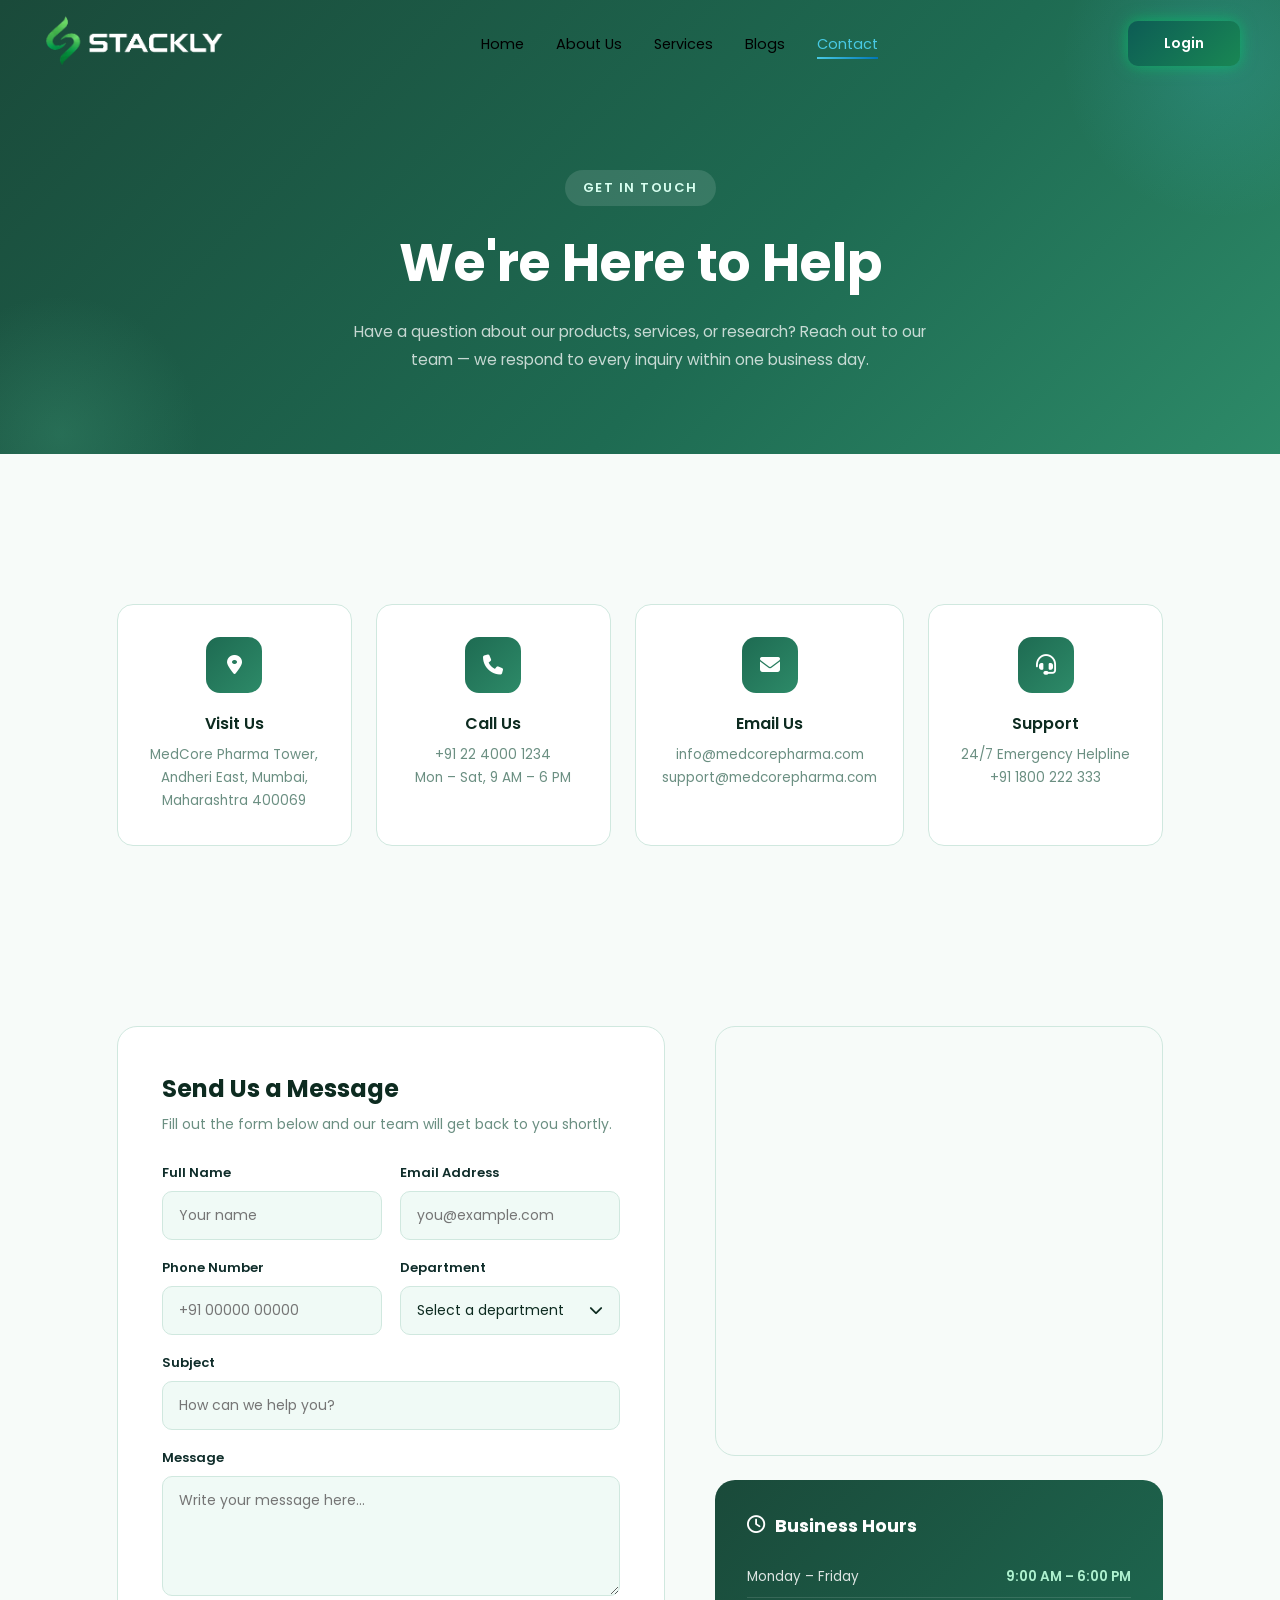
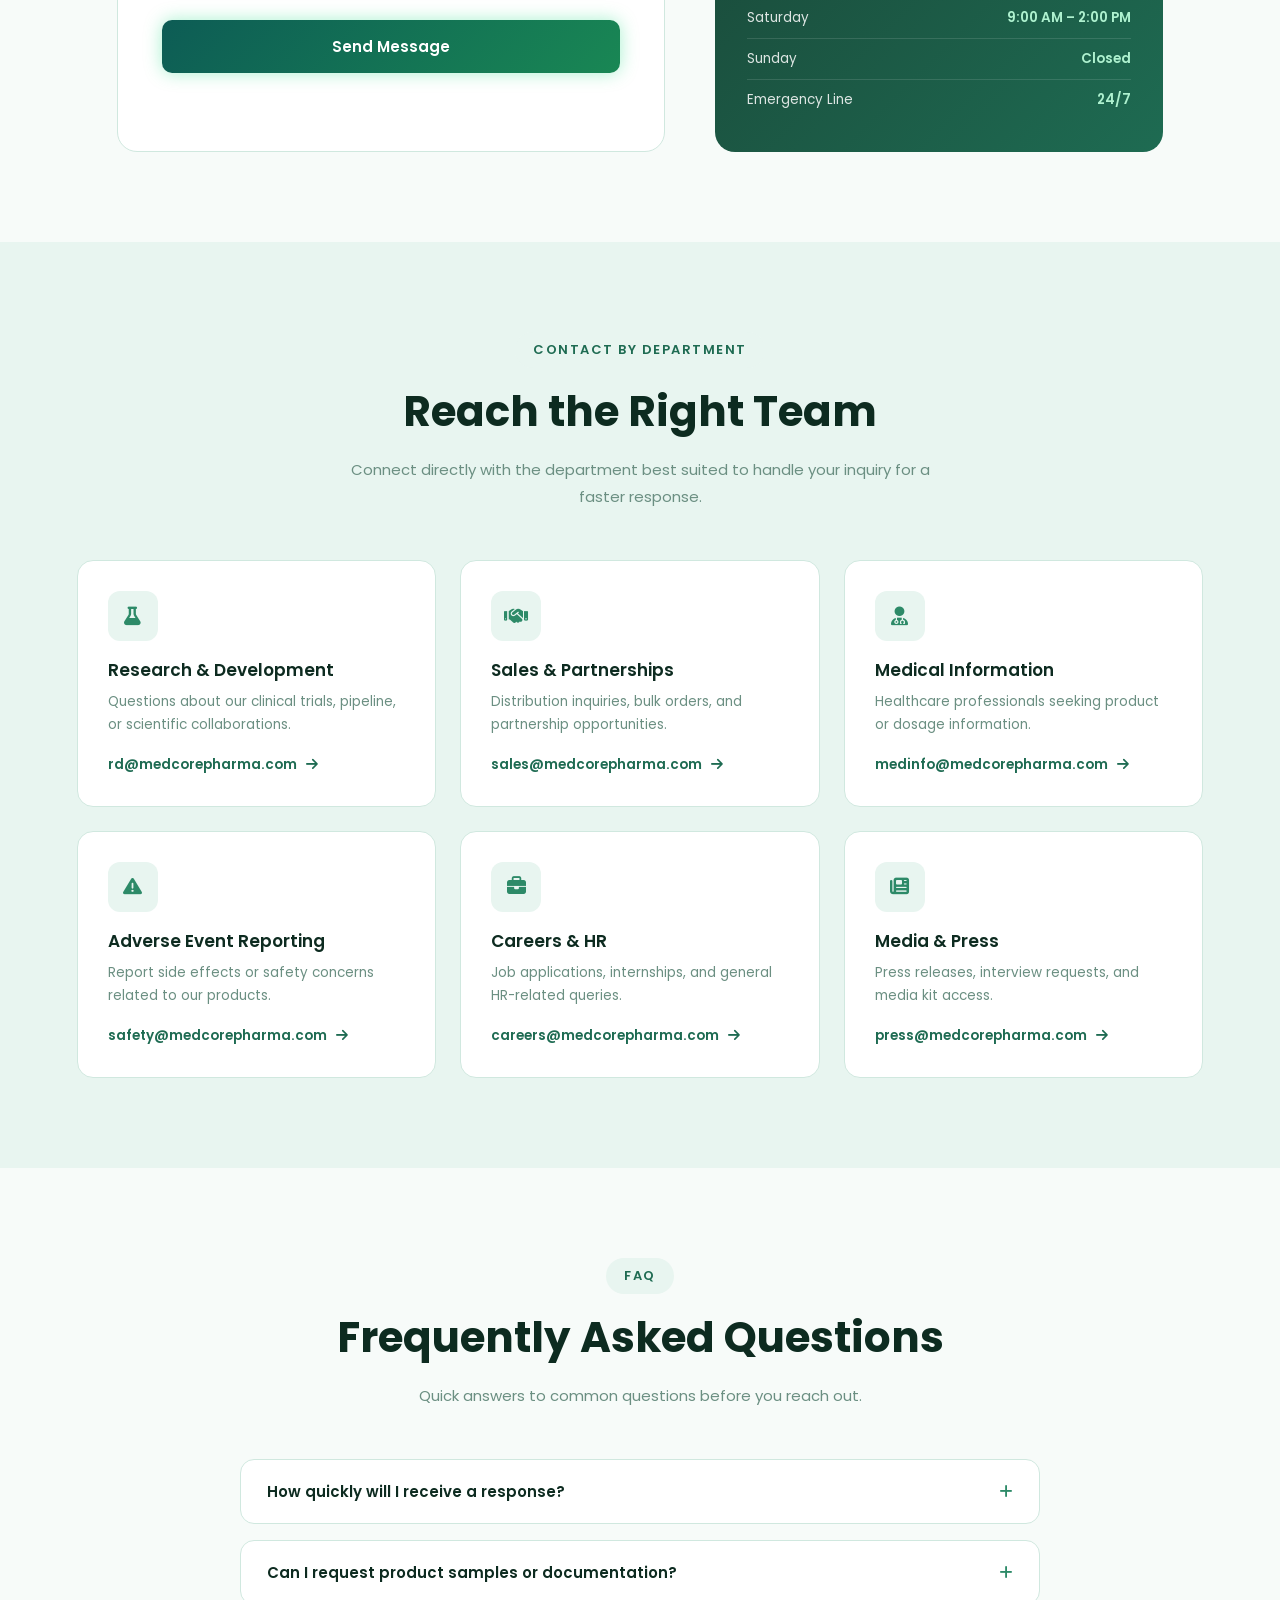
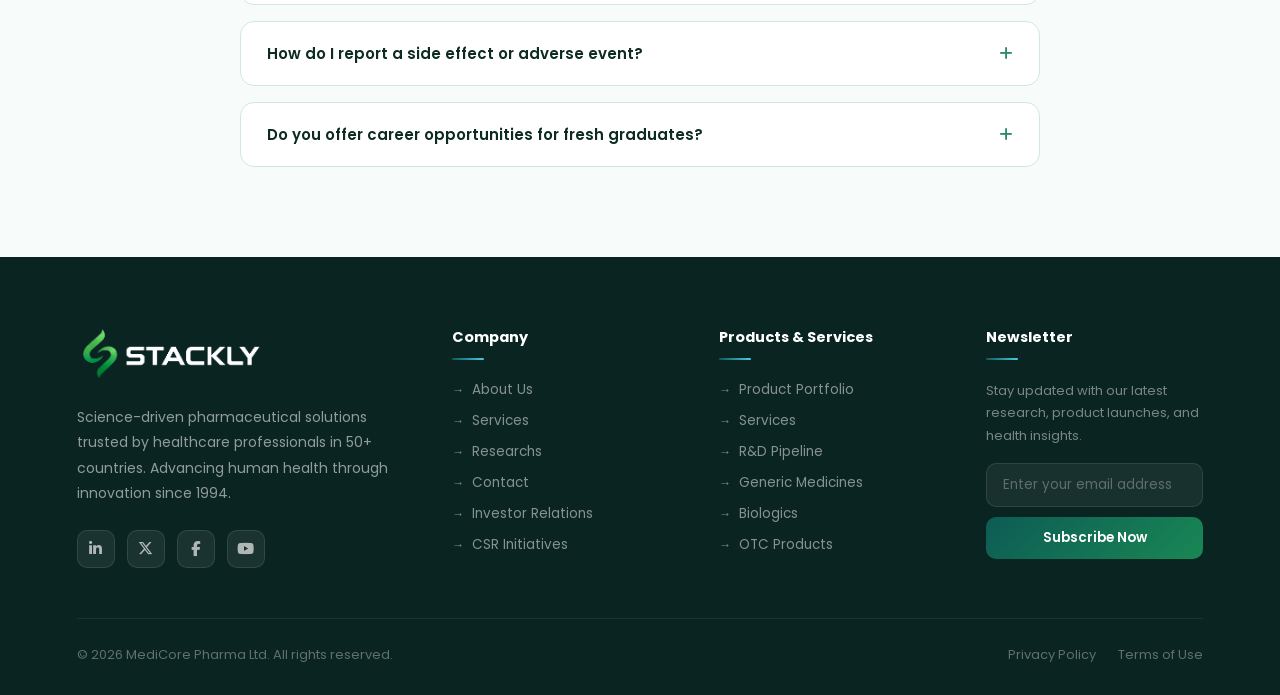
<file: contact.html>
<!DOCTYPE html>
<html lang="en">

<head>
    <meta charset="UTF-8">
    <meta name="viewport" content="width=device-width, initial-scale=1.0">
    <title>Contact Us — MedCore Pharma</title>
    <link href="https://fonts.googleapis.com/css2?family=Poppins:wght@300;400;500;600;700&display=swap"
        rel="stylesheet">
    <link rel="stylesheet" href="https://cdnjs.cloudflare.com/ajax/libs/font-awesome/6.5.1/css/all.min.css" />

    <style>
        * {
            margin: 0;
            padding: 0;
            box-sizing: border-box;
            font-family: 'Poppins', sans-serif;
        }

        body {
            background: var(--off-white);
            color: var(--text-dark);
            overflow-x: hidden;
        }

        :root {
            --green-dark: #1a4a3a;
            --green-mid: #1e6b52;
            --green-brand: #2d8a68;
            --green-light: #4aab86;
            --green-pale: #e8f5f0;
            --green-mist: #f0faf6;
            --off-white: #f7fbf9;
            --white: #ffffff;
            --text-dark: #0d2b20;
            --text-mid: #3a5a4e;
            --text-muted: #6b8f82;
            --border: #d0e8df;
            --font-display: 'Sora', sans-serif;
            --font-body: 'Inter', sans-serif;
        }

        html {
            scroll-behavior: smooth;
        }

        /* ========================= NAVBAR ========================= */
        .navbar {
            width: 100%;
            padding: 14px 40px;
            display: flex;
            justify-content: space-between;
            align-items: center;
            position: fixed;
            top: 0;
            left: 50%;
            transform: translateX(-50%);
            z-index: 9999;
            background: transparent;
            border-bottom: 1px solid transparent;
            transition: 0.4s ease;
            animation: navFade 1s ease;
        }

        .navbar.active {
            border-bottom: 1px solid rgba(0, 180, 216, 0.35);
            background: rgba(13, 92, 85, .95);
            backdrop-filter: blur(15px);
            border-bottom: 1px solid rgba(255, 255, 255, .1);
        }

        .navbar.active .nav-links a,
        .navbar.active .menu-toggle {
            color: #fff;
        }

        .navbar::before {
            content: "";
            position: absolute;
            inset: 0;
            background: linear-gradient(90deg, transparent, rgba(255, 255, 255, 0.06), transparent);
            transform: translateX(-100%);
            opacity: 0;
            transition: 0.4s ease;
        }

        .navbar.active::before {
            opacity: 1;
            animation: navGlow 4s linear infinite;
        }

        @keyframes navGlow {
            0% {
                transform: translateX(-100%);
            }

            100% {
                transform: translateX(100%);
            }
        }

        @keyframes navFade {
            from {
                opacity: 0;
                transform: translate(-50%, -20px);
            }

            to {
                opacity: 1;
                transform: translate(-50%, 0);
            }
        }

        .logo img {
            width: clamp(140px, 16vw, 190px);
        }

        .logo-fallback {
            display: none;
            font-weight: 700;
            font-size: 20px;
            color: var(--green-dark);
        }

        .navbar.active .logo-fallback {
            color: #fff;
        }

        .nav-links {
            display: flex;
            gap: 32px;
            justify-content: space-around;
            align-items: center;
            list-style: none;
        }

        .nav-links a {
            color: black;
            text-decoration: none;
            font-size: 14.5px;
            transition: 0.3s ease;
            position: relative;
        }

        .nav-links a::after {
            content: "";
            position: absolute;
            left: 0;
            bottom: -5px;
            width: 0%;
            height: 2px;
            background: linear-gradient(90deg, #48cae4, #0077b6);
            transition: 0.4s;
        }

        .nav-links a:hover {
            color: #48cae4;
        }

        .nav-links a:hover::after {
            width: 100%;
        }

        .nav-links a.active {
            color: #48cae4;
        }

        .nav-links a.active::after {
            width: 100%;
        }

        .nav-btn {
            padding: 12px 36px;
            border: none;
            border-radius: 10px;
            background: linear-gradient(135deg, #0D5C55, #198754);
            color: #fff;
            font-size: 14px;
            font-weight: 600;
            cursor: pointer;
            transition: 0.4s ease;
            box-shadow: 0 0 18px rgba(0, 216, 115, 0.45), 0 0 12px rgba(0, 182, 91, 0.25);
        }

        .nav-btn:hover {
            transform: translateY(-3px) scale(1.05);
            box-shadow: 0 10px 30px rgba(72, 202, 228, 0.5);
            background: linear-gradient(135deg, #084841, #0D5C55);
        }

        .menu-toggle {
            display: none;
            font-size: clamp(20px, 2.5vw, 26px);
            color: black;
            cursor: pointer;
        }

        /* ========================= GENERAL SECTION STYLES ========================= */
        section {
            padding: 90px 6%;
            max-width: 1200px;
            margin: 0 auto;
        }

        .tag {
            display: inline-block;
            background: var(--green-pale);
            color: var(--green-mid);
            font-size: 13px;
            font-weight: 600;
            letter-spacing: 1.5px;
            text-transform: uppercase;
            padding: 8px 18px;
            border-radius: 30px;
            margin-bottom: 18px;
        }

        .section-title {
            font-size: clamp(28px, 4vw, 42px);
            font-weight: 700;
            color: var(--text-dark);
            line-height: 1.25;
            margin-bottom: 18px;
        }

        .section-sub {
            font-size: 15px;
            color: var(--text-muted);
            line-height: 1.8;
            max-width: 620px;
        }

        .center {
            text-align: center;
            margin: 0 auto;
        }

        /* ========================= HERO ========================= */
        .contact-hero {
            background: linear-gradient(135deg, var(--green-dark) 0%, var(--green-mid) 60%, var(--green-brand) 100%);
            padding-top: 170px;
            padding-bottom: 80px;
            text-align: center;
            position: relative;
            overflow: hidden;
            max-width: 100%;
        }

        .contact-hero::before {
            content: "";
            position: absolute;
            top: -100px;
            right: -100px;
            width: 320px;
            height: 320px;
            background: radial-gradient(circle, rgba(72, 202, 228, 0.18), transparent 70%);
            border-radius: 50%;
        }

        .contact-hero::after {
            content: "";
            position: absolute;
            bottom: -120px;
            left: -80px;
            width: 280px;
            height: 280px;
            background: radial-gradient(circle, rgba(74, 171, 134, 0.25), transparent 70%);
            border-radius: 50%;
        }

        .contact-hero .tag {
            background: rgba(255, 255, 255, .12);
            color: #d8fff0;
        }

        .contact-hero h1 {
            font-size: clamp(32px, 5vw, 52px);
            font-weight: 700;
            color: #fff;
            margin-bottom: 16px;
            position: relative;
            z-index: 1;
        }

        .contact-hero p {
            font-size: 15.5px;
            color: rgba(255, 255, 255, .75);
            max-width: 600px;
            margin: 0 auto;
            line-height: 1.8;
            position: relative;
            z-index: 1;
        }

        /* ========================= QUICK INFO CARDS ========================= */
        .info-cards {
            display: grid;
            grid-template-columns: repeat(4, 1fr);
            gap: 24px;
            padding-top: 60px;
        }

        .info-card {
            background: var(--white);
            border: 1px solid var(--border);
            border-radius: 16px;
            padding: 32px 26px;
            text-align: center;
            transition: 0.35s ease;
        }

        .info-card:hover {
            transform: translateY(-6px);
            box-shadow: 0 16px 40px rgba(26, 74, 58, 0.12);
            border-color: var(--green-light);
        }

        .info-icon {
            width: 56px;
            height: 56px;
            border-radius: 14px;
            background: linear-gradient(135deg, var(--green-mid), var(--green-brand));
            display: flex;
            align-items: center;
            justify-content: center;
            font-size: 20px;
            color: #fff;
            margin: 0 auto 18px;
        }

        .info-card h4 {
            font-size: 16px;
            font-weight: 600;
            margin-bottom: 8px;
            color: var(--text-dark);
        }

        .info-card p {
            font-size: 13.5px;
            color: var(--text-muted);
            line-height: 1.7;
        }

        /* ========================= FORM + MAP SECTION ========================= */
        .contact-main {
            display: grid;
            grid-template-columns: 1.1fr 0.9fr;
            gap: 50px;
            align-items: stretch;
        }

        .contact-form-wrap {
            background: var(--white);
            border: 1px solid var(--border);
            border-radius: 20px;
            padding: 44px;
        }

        .contact-form-wrap h3 {
            font-size: 24px;
            font-weight: 700;
            color: var(--text-dark);
            margin-bottom: 8px;
        }

        .contact-form-wrap>p {
            font-size: 14px;
            color: var(--text-muted);
            margin-bottom: 28px;
        }

        .form-row {
            display: grid;
            grid-template-columns: 1fr 1fr;
            gap: 18px;
            margin-bottom: 18px;
        }

        .form-group {
            width: 100%;
            display: flex;
            flex-direction: column;
        }

        .form-group label {
            font-size: 13px;
            font-weight: 600;
            color: var(--text-dark);
            margin-bottom: 8px;
        }

        .form-group input,
        .form-group .select-btn,
        .form-group textarea {
            padding: 13px 16px;
            border-radius: 10px;
            border: 1px solid var(--border);
            background: var(--green-mist);
            font-size: 14px;
            font-family: 'Poppins', sans-serif;
            color: var(--text-dark);
            outline: none;
            transition: 0.3s;
            width: 100%;
            min-width: 0;
            box-sizing: border-box;
        }


        .form-group textarea {
            resize: vertical;
            min-height: 120px;
        }

        .form-group input:focus,
        .form-group select:focus,
        .form-group textarea:focus {
            border-color: var(--green-brand);
            background: #fff;
            box-shadow: 0 0 0 3px rgba(45, 138, 104, 0.12);
        }

        .full-row {
            grid-column: 1 / -1;
        }

        .submit-btn {
            width: 100%;
            padding: 15px;
            border: none;
            border-radius: 10px;
            background: linear-gradient(135deg, #0D5C55, #198754);
            color: #fff;
            font-size: 15px;
            font-weight: 600;
            cursor: pointer;
            transition: 0.35s ease;
            box-shadow: 0 0 18px rgba(0, 216, 115, 0.35);
            margin-top: 6px;
        }

        .submit-btn:hover {
            transform: translateY(-3px);
            box-shadow: 0 10px 28px rgba(72, 202, 228, 0.4);
        }

        .form-msg {
            margin-top: 14px;
            font-size: 13.5px;
            color: var(--green-mid);
            font-weight: 600;
            min-height: 20px;
        }


.form-group label{
    display:block;
    margin-bottom:8px;
    font-weight:600;
    color:#0f2d2a;
}

.custom-select{
    position:relative;
    width:100%;
}

.select-btn{
    display:flex;
    justify-content:space-between;
    align-items:center;
}

.select-btn i{
    transition:0.3s;
}

.custom-select.active .select-btn i{
    transform:rotate(180deg);
}

.options{
    position:absolute;
    top:60px;
    left:0;
    width:100%;
    background:#ffffff;
    border:1px solid #c7ddd7;
    border-radius:14px;
    list-style:none;
    padding:8px 0;
    margin:0;
    display:none;
    z-index:1000;
    box-shadow:0 10px 25px rgba(0,0,0,0.08);
}

.custom-select.active .options{
    display:block;
}

.options li{
    padding:12px 18px;
    cursor:pointer;
    transition:.3s;
    color:#183a37;
}

.options li:hover{
    background:#eef5f3;
    padding-left:24px;
}

        /* Side panel */
        .contact-side {
            display: flex;
            flex-direction: column;
            gap: 24px;
        }

        .map-card {
            border-radius: 20px;
            overflow: hidden;
            border: 1px solid var(--border);
            flex: 1;
            min-height: 220px;
        }

        .map-card iframe {
            width: 100%;
            height: 100%;
            border: 0;
            display: block;
            min-height: 220px;
        }

        .hours-card {
            background: linear-gradient(135deg, var(--green-dark), var(--green-mid));
            border-radius: 20px;
            padding: 32px;
            color: #fff;
        }

        .hours-card h4 {
            font-size: 18px;
            font-weight: 700;
            margin-bottom: 18px;
            display: flex;
            align-items: center;
            gap: 10px;
        }

        .hours-row {
            display: flex;
            justify-content: space-between;
            font-size: 13.5px;
            padding: 10px 0;
            border-bottom: 1px solid rgba(255, 255, 255, .12);
            color: rgba(255, 255, 255, .85);
        }

        .hours-row:last-child {
            border-bottom: none;
        }

        .hours-row span:last-child {
            color: #aef1cf;
            font-weight: 600;
        }

        /* ========================= DEPARTMENTS ========================= */
        .dept-section {
            background: var(--green-pale);
            max-width: 100%;
        }

        .dept-section .inner {
            max-width: 1200px;
            margin: 0 auto;
        }

        .dept-grid {
            display: grid;
            grid-template-columns: repeat(3, 1fr);
            gap: 24px;
            margin-top: 50px;
        }

        .dept-card {
            background: var(--white);
            border-radius: 16px;
            padding: 30px;
            border: 1px solid var(--border);
            transition: 0.35s ease;
        }

        .dept-card:hover {
            transform: translateY(-6px);
            box-shadow: 0 16px 40px rgba(26, 74, 58, 0.1);
        }

        .dept-icon {
            width: 50px;
            height: 50px;
            border-radius: 12px;
            background: var(--green-pale);
            color: var(--green-brand);
            display: flex;
            align-items: center;
            justify-content: center;
            font-size: 19px;
            margin-bottom: 16px;
        }

        .dept-card h4 {
            font-size: 17px;
            font-weight: 600;
            color: var(--text-dark);
            margin-bottom: 8px;
        }

        .dept-card p {
            font-size: 13.5px;
            color: var(--text-muted);
            line-height: 1.7;
            margin-bottom: 14px;
        }

        .dept-card a {
            font-size: 13.5px;
            font-weight: 600;
            color: var(--green-mid);
            text-decoration: none;
        }

        .dept-card a i {
            margin-left: 6px;
            transition: 0.3s;
        }

        .dept-card a:hover i {
            margin-left: 10px;
        }

        /* ========================= FAQ ========================= */
        .faq-list {
            max-width: 800px;
            margin: 50px auto 0;
            display: flex;
            flex-direction: column;
            gap: 16px;
        }

        .faq-item {
            background: var(--white);
            border: 1px solid var(--border);
            border-radius: 14px;
            overflow: hidden;
        }

        .faq-question {
            display: flex;
            justify-content: space-between;
            align-items: center;
            padding: 20px 26px;
            cursor: pointer;
            font-size: 15px;
            font-weight: 600;
            color: var(--text-dark);
        }

        .faq-question i {
            color: var(--green-brand);
            transition: 0.3s;
        }

        .faq-item.open .faq-question i {
            transform: rotate(45deg);
        }

        .faq-answer {
            max-height: 0;
            overflow: hidden;
            transition: max-height 0.35s ease, padding 0.35s ease;
            padding: 0 26px;
        }

        .faq-item.open .faq-answer {
            max-height: 200px;
            padding: 0 26px 22px;
        }

        .faq-answer p {
            font-size: 13.5px;
            color: var(--text-muted);
            line-height: 1.8;
        }

        /* ========================= SCROLL REVEAL ========================= */
        .reveal {
            opacity: 0;
            transform: translateY(40px);
            transition: opacity 0.7s ease, transform 0.7s ease;
        }

        .reveal.visible {
            opacity: 1;
            transform: translateY(0);
        }

        /* ========================= FOOTER ========================= */
        .footer {
            background: #0a2421;
            padding: 70px 6% 30px;
        }

        .footer-grid {
            display: grid;
            grid-template-columns: 1.5fr 1fr 1fr 1fr;
            gap: 50px;
            max-width: 1200px;
            margin: 0 auto 50px;
        }

        .footer-brand p {
            font-size: 14px;
            color: rgba(255, 255, 255, .55);
            line-height: 1.8;
            margin-top: 18px;
            margin-bottom: 24px;
        }

        .footer-socials {
            display: flex;
            gap: 12px;
        }

        .social-icon {
            width: 38px;
            height: 38px;
            border-radius: 10px;
            background: rgba(255, 255, 255, .07);
            border: 1px solid rgba(255, 255, 255, .1);
            display: flex;
            align-items: center;
            justify-content: center;
            color: rgba(255, 255, 255, .65);
            font-size: 15px;
            cursor: pointer;
            transition: 0.3s;
        }

        .social-icon:hover {
            background: rgba(72, 202, 228, .2);
            color: #48cae4;
            border-color: rgba(72, 202, 228, .3);
        }

        .footer-col h4 {
            font-size: 14.5px;
            font-weight: 700;
            color: #fff;
            margin-bottom: 20px;
            position: relative;
            padding-bottom: 12px;
        }

        .footer-col h4::after {
            content: "";
            position: absolute;
            bottom: 0;
            left: 0;
            width: 32px;
            height: 2px;
            background: linear-gradient(90deg, #0D5C55, #48cae4);
            border-radius: 2px;
        }

        .footer-links {
            list-style: none;
            display: flex;
            flex-direction: column;
            gap: 11px;
        }

        .footer-links a {
            font-size: 13.5px;
            color: rgba(255, 255, 255, .5);
            text-decoration: none;
            transition: 0.3s;
            display: flex;
            align-items: center;
            gap: 8px;
        }

        .footer-links a:hover {
            color: #48cae4;
            gap: 12px;
        }

        .footer-links a::before {
            content: "→";
            font-size: 12px;
        }

        .footer-newsletter input {
            width: 100%;
            padding: 11px 16px;
            border-radius: 10px;
            border: 1px solid rgba(255, 255, 255, .1);
            background: rgba(255, 255, 255, .06);
            color: #fff;
            font-size: 13.5px;
            font-family: 'Poppins', sans-serif;
            outline: none;
            margin-bottom: 10px;
            transition: 0.3s;
        }

        .footer-newsletter input::placeholder {
            color: rgba(255, 255, 255, .3);
        }

        .footer-newsletter input:focus {
            border-color: rgba(72, 202, 228, .4);
        }

        .footer-newsletter button {
            width: 100%;
            padding: 11px;
            background: linear-gradient(135deg, #0D5C55, #198754);
            color: #fff;
            border: none;
            border-radius: 10px;
            font-size: 13.5px;
            font-weight: 600;
            cursor: pointer;
            font-family: 'Poppins', sans-serif;
            transition: 0.3s;
        }

        .footer-newsletter button:hover {
            box-shadow: 0 8px 20px rgba(13, 92, 85, .4);
            transform: translateY(-2px);
        }

        .footer-bottom {
            max-width: 1200px;
            margin: 0 auto;
            display: flex;
            align-items: center;
            justify-content: space-between;
            padding-top: 26px;
            border-top: 1px solid rgba(255, 255, 255, .07);
            flex-wrap: wrap;
            gap: 12px;
        }

        .footer-bottom p {
            font-size: 13px;
            color: rgba(255, 255, 255, .35);
        }

        .footer-bottom-links {
            display: flex;
            gap: 22px;
        }

        .footer-bottom-links a {
            font-size: 13px;
            color: rgba(255, 255, 255, .35);
            text-decoration: none;
            transition: 0.3s;
        }

        .footer-bottom-links a:hover {
            color: #48cae4;
        }

        /* ========================= RESPONSIVE ========================= */
        @media (max-width: 1100px) {
            .navbar {
                width: 100%;
                top: 0;
                border-radius: 0;
                overflow: visible;
                padding: 14px 20px;
            }

            .menu-toggle {
                display: block;
                z-index: 10001;
            }


            .nav-links {
                position: fixed;
                top: 0;
                right: -100%;

                width: 70%;
                height: 100vh;

                background: linear-gradient(135deg,
                        rgba(18, 78, 60, 0.98),
                        rgba(10, 45, 35, 0.98));

                backdrop-filter: blur(20px);

                display: flex;
                flex-direction: column;
                justify-content: flex-start;
                align-items: flex-start;

                padding: 23px 30px;
                gap: 32px;

                list-style: none;

                border-left: 1px solid rgba(143, 188, 143, 0.15);

                box-shadow:
                    -15px 0 40px rgba(0, 0, 0, 0.25),
                    0 0 30px rgba(46, 139, 87, 0.12);

                transition: 0.5s ease;
                z-index: 9999;
            }

            .nav-links.active {
                right: 0;
            }

            .nav-links a {
                font-size: 16px;
                color: #ffffff;
                font-weight: 500;
                text-decoration: none;
                transition: all 0.35s ease;
            }

            .nav-links a:hover {
                color: #8fbc8f;
                transform: translateX(8px);
            }

            .nav-btn {
                padding: 10px 36px;
                border: none;
                border-radius: 12px;

                background: linear-gradient(135deg,
                        #1f6f54,
                        #2e8b57);

                color: #fff;
                font-size: 14px;
                font-weight: 600;

                cursor: pointer;
                transition: all 0.4s ease;

                box-shadow:
                    0 8px 24px rgba(46, 139, 87, 0.30),
                    0 0 18px rgba(60, 163, 112, 0.20);
            }

            .nav-btn:hover {
                transform: translateY(-3px) scale(1.04);

                background: linear-gradient(135deg,
                        #2e8b57,
                        #3ca370);

                box-shadow:
                    0 15px 35px rgba(46, 139, 87, 0.40),
                    0 0 25px rgba(60, 163, 112, 0.25);
            }

            .nav-btn:active {
                transform: scale(0.97);
            }

            .info-cards {
                grid-template-columns: repeat(2, 1fr);
            }

            .contact-main {
                grid-template-columns: 1fr;
            }

            .dept-grid {
                grid-template-columns: repeat(2, 1fr);
            }

            .footer-grid {
                grid-template-columns: 1fr 1fr;
            }
        }

        @media (max-width: 768px) {
            .info-cards {
                grid-template-columns: 1fr;
            }

            .form-row {
                grid-template-columns: 1fr;
            }

            .dept-grid {
                grid-template-columns: 1fr;
            }

            .footer-grid {
                grid-template-columns: 1fr;
                gap: 36px;
            }

            .footer-bottom {
                flex-direction: column;
                text-align: center;
            }

            .form-group {
                width: 100%;
            }
        }

        @media (max-width: 600px) {
            .navbar {
                padding: 10px 20px;
            }

            section {
                padding: 70px 5%;
            }

            .contact-hero {
                padding-top: 130px;
                padding-bottom: 60px;
            }

            .contact-form-wrap {
                padding: 28px 22px;
            }

            .footer {
                padding: 50px 5% 24px;
            }

            .section-title {
                font-size: clamp(22px, 6vw, 32px);
            }
        }

        @media (prefers-reduced-motion: reduce) {

            .fade-up,
            .reveal {
                opacity: 1;
                transform: none;
                transition: none;
            }
        }
    </style>
</head>

<body>

    <nav class="navbar">
        <div class="logo">
            <img src="./src/logo.webp" alt="MediCore Logo"
                onerror="this.style.display='none'; this.nextElementSibling.style.display='block'">
            <span class="logo-fallback">MedCore Pharma</span>
        </div>

        <ul class="nav-links" id="navLinks">
            <li><a href="index.html">Home</a></li>
            <li><a href="about.html">About Us</a></li>
            <li><a href="service.html">Services</a></li>
            <li><a href="blog.html">Blogs</a></li>
            <li><a href="contact.html" class="active">Contact</a></li>
            <button class="nav-btn login-btn"><span>Login</span></button>
        </ul>

        <div class="menu-toggle" id="menuToggle">
            <i class="fa-solid fa-bars"></i>
        </div>
    </nav>

    <!-- ========================= 1. HERO ========================= -->
    <section class="contact-hero">
        <span class="tag">GET IN TOUCH</span>
        <h1>We're Here to Help</h1>
        <p>Have a question about our products, services, or research? Reach out to our team — we respond to every
            inquiry within one business day.</p>
    </section>

    <!-- ========================= 2. QUICK INFO CARDS ========================= -->
    <section>
        <div class="info-cards">
            <div class="info-card reveal">
                <div class="info-icon"><i class="fa-solid fa-location-dot"></i></div>
                <h4>Visit Us</h4>
                <p>MedCore Pharma Tower,<br>Andheri East, Mumbai,<br>Maharashtra 400069</p>
            </div>
            <div class="info-card reveal">
                <div class="info-icon"><i class="fa-solid fa-phone"></i></div>
                <h4>Call Us</h4>
                <p>+91 22 4000 1234<br>Mon – Sat, 9 AM – 6 PM</p>
            </div>
            <div class="info-card reveal">
                <div class="info-icon"><i class="fa-solid fa-envelope"></i></div>
                <h4>Email Us</h4>
                <p>info@medcorepharma.com<br>support@medcorepharma.com</p>
            </div>
            <div class="info-card reveal">
                <div class="info-icon"><i class="fa-solid fa-headset"></i></div>
                <h4>Support</h4>
                <p>24/7 Emergency Helpline<br>+91 1800 222 333</p>
            </div>
        </div>
    </section>

    <!-- ========================= 3. CONTACT FORM + MAP/HOURS ========================= -->
    <section>
        <div class="contact-main">
            <div class="contact-form-wrap reveal">
                <h3>Send Us a Message</h3>
                <p>Fill out the form below and our team will get back to you shortly.</p>
                <form id="contactForm">
                    <div class="form-row">
                        <div class="form-group">
                            <label>Full Name</label>
                            <input type="text" placeholder="Your name" required>
                        </div>
                        <div class="form-group">
                            <label>Email Address</label>
                            <input type="email" placeholder="you@example.com" required>
                        </div>
                    </div>
                    <div class="form-row">
                        <div class="form-group">
                            <label>Phone Number</label>
                            <input type="tel" placeholder="+91 00000 00000" required>
                        </div>
                        <div class="form-group">
                            <label>Department</label>

                            <div class="custom-select">
                                <div class="select-btn">
                                    <span>Select a department</span>
                                    <i class="fa-solid fa-chevron-down"></i>
                                </div>

                                <ul class="options">
                                    <li data-value="general">General Inquiry</li>
                                    <li data-value="sales">Sales  </li>
                                    <li data-value="rd">Research</li>
                                    <li data-value="support">Medical Support</li>
                                    <li data-value="careers">Careers</li>
                                </ul>

                                <input type="hidden" name="department" id="department" required>
                            </div>
                        </div>
                    </div>
                    <div class="form-row">
                        <div class="form-group full-row">
                            <label>Subject</label>
                            <input type="text" placeholder="How can we help you?" required>
                        </div>
                    </div>
                    <div class="form-row">
                        <div class="form-group full-row">
                            <label>Message</label>
                            <textarea placeholder="Write your message here..." required></textarea>
                        </div>
                    </div>
                    <button type="submit" class="submit-btn">Send Message</button>
                    <p class="form-msg" id="formMsg"></p>
                </form>
            </div>

            <div class="contact-side">
                <div class="map-card reveal">
                    <iframe src="https://www.google.com/maps?q=Andheri+East,+Mumbai&output=embed" loading="lazy"
                        referrerpolicy="no-referrer-when-downgrade"></iframe>
                </div>
                <div class="hours-card reveal">
                    <h4><i class="fa-regular fa-clock"></i> Business Hours</h4>
                    <div class="hours-row"><span>Monday – Friday</span><span>9:00 AM – 6:00 PM</span></div>
                    <div class="hours-row"><span>Saturday</span><span>9:00 AM – 2:00 PM</span></div>
                    <div class="hours-row"><span>Sunday</span><span>Closed</span></div>
                    <div class="hours-row"><span>Emergency Line</span><span>24/7</span></div>
                </div>
            </div>
        </div>
    </section>

    <!-- ========================= 4. DEPARTMENTS ========================= -->
    <section class="dept-section">
        <div class="inner">
            <div class="center" style="max-width:640px;">
                <span class="tag">CONTACT BY DEPARTMENT</span>
                <h2 class="section-title">Reach the Right Team</h2>
                <p class="section-sub center">Connect directly with the department best suited to handle your inquiry
                    for a faster response.</p>
            </div>
            <div class="dept-grid">
                <div class="dept-card reveal">
                    <div class="dept-icon"><i class="fa-solid fa-flask"></i></div>
                    <h4>Research & Development</h4>
                    <p>Questions about our clinical trials, pipeline, or scientific collaborations.</p>
                    <a href="mailto:rd@medcorepharma.com">rd@medcorepharma.com <i
                            class="fa-solid fa-arrow-right"></i></a>
                </div>
                <div class="dept-card reveal">
                    <div class="dept-icon"><i class="fa-solid fa-handshake"></i></div>
                    <h4>Sales & Partnerships</h4>
                    <p>Distribution inquiries, bulk orders, and partnership opportunities.</p>
                    <a href="mailto:sales@medcorepharma.com">sales@medcorepharma.com <i
                            class="fa-solid fa-arrow-right"></i></a>
                </div>
                <div class="dept-card reveal">
                    <div class="dept-icon"><i class="fa-solid fa-user-doctor"></i></div>
                    <h4>Medical Information</h4>
                    <p>Healthcare professionals seeking product or dosage information.</p>
                    <a href="mailto:medinfo@medcorepharma.com">medinfo@medcorepharma.com <i
                            class="fa-solid fa-arrow-right"></i></a>
                </div>
                <div class="dept-card reveal">
                    <div class="dept-icon"><i class="fa-solid fa-triangle-exclamation"></i></div>
                    <h4>Adverse Event Reporting</h4>
                    <p>Report side effects or safety concerns related to our products.</p>
                    <a href="mailto:safety@medcorepharma.com">safety@medcorepharma.com <i
                            class="fa-solid fa-arrow-right"></i></a>
                </div>
                <div class="dept-card reveal">
                    <div class="dept-icon"><i class="fa-solid fa-briefcase"></i></div>
                    <h4>Careers & HR</h4>
                    <p>Job applications, internships, and general HR-related queries.</p>
                    <a href="mailto:careers@medcorepharma.com">careers@medcorepharma.com <i
                            class="fa-solid fa-arrow-right"></i></a>
                </div>
                <div class="dept-card reveal">
                    <div class="dept-icon"><i class="fa-solid fa-newspaper"></i></div>
                    <h4>Media & Press</h4>
                    <p>Press releases, interview requests, and media kit access.</p>
                    <a href="mailto:press@medcorepharma.com">press@medcorepharma.com <i
                            class="fa-solid fa-arrow-right"></i></a>
                </div>
            </div>
        </div>
    </section>

    <!-- ========================= 5. FAQ ========================= -->
    <section>
        <div class="center" style="max-width:640px;">
            <span class="tag">FAQ</span>
            <h2 class="section-title">Frequently Asked Questions</h2>
            <p class="section-sub center">Quick answers to common questions before you reach out.</p>
        </div>
        <div class="faq-list">
            <div class="faq-item reveal">
                <div class="faq-question">
                    <span>How quickly will I receive a response?</span>
                    <i class="fa-solid fa-plus"></i>
                </div>
                <div class="faq-answer">
                    <p>We aim to respond to all general inquiries within one business day. Medical and safety-related
                        reports are prioritized and typically addressed within a few hours.</p>
                </div>
            </div>
            <div class="faq-item reveal">
                <div class="faq-question">
                    <span>Can I request product samples or documentation?</span>
                    <i class="fa-solid fa-plus"></i>
                </div>
                <div class="faq-answer">
                    <p>Yes, healthcare professionals and licensed distributors can request samples and technical
                        documentation through our Sales & Partnerships team.</p>
                </div>
            </div>
            <div class="faq-item reveal">
                <div class="faq-question">
                    <span>How do I report a side effect or adverse event?</span>
                    <i class="fa-solid fa-plus"></i>
                </div>
                <div class="faq-answer">
                    <p>Please email our Adverse Event Reporting team directly or call our 24/7 emergency helpline. All
                        reports are handled confidentially and reviewed by our safety team.</p>
                </div>
            </div>
            <div class="faq-item reveal">
                <div class="faq-question">
                    <span>Do you offer career opportunities for fresh graduates?</span>
                    <i class="fa-solid fa-plus"></i>
                </div>
                <div class="faq-answer">
                    <p>Yes, we run internship and graduate trainee programs across R&D, manufacturing, and quality
                        assurance. Visit our Careers page for current openings.</p>
                </div>
            </div>
        </div>
    </section>

    <!-- ========================= FOOTER ========================= -->
    <footer class="footer">
        <div class="footer-grid">

            <div class="footer-brand">
                <div class="logo"><img src="./src/logo.webp" class="homepage" alt=""
                        onerror="this.style.display='none'; this.nextElementSibling.style.display='block'"><span
                        class="logo-fallback" style="color:#fff;">MedCore Pharma</span></div>
                <p>Science-driven pharmaceutical solutions trusted by healthcare professionals in 50+ countries.
                    Advancing human health through innovation since 1994.</p>
                <div class="footer-socials">
                    <div class="social-icon errorpage"><i class="fa-brands fa-linkedin-in"></i></div>
                    <div class="social-icon errorpage"><i class="fa-brands fa-x-twitter"></i></div>
                    <div class="social-icon errorpage"><i class="fa-brands fa-facebook-f"></i></div>
                    <div class="social-icon errorpage"><i class="fa-brands fa-youtube"></i></div>
                </div>
            </div>

            <div class="footer-col">
                <h4>Company</h4>
                <ul class="footer-links">
                    <li><a href="about.html">About Us</a></li>
                    <li><a href="service.html">Services</a></li>
                    <li><a href="blog.html">Researchs</a></li>
                    <li><a href="contact.html">Contact</a></li>
                    <li><a href="404.html">Investor Relations</a></li>
                    <li><a href="404.html">CSR Initiatives</a></li>
                </ul>
            </div>

            <div class="footer-col">
                <h4>Products & Services</h4>
                <ul class="footer-links">
                    <li><a href="404.html">Product Portfolio</a></li>
                    <li><a href="404.html">Services</a></li>
                    <li><a href="404.html">R&D Pipeline</a></li>
                    <li><a href="404.html">Generic Medicines</a></li>
                    <li><a href="404.html">Biologics</a></li>
                    <li><a href="404.html">OTC Products</a></li>
                </ul>
            </div>

            <div class="footer-col">
                <h4>Newsletter</h4>
                <p style="font-size:13px; color:rgba(255,255,255,.45); line-height:1.7; margin-bottom:16px;">Stay
                    updated with our latest research, product launches, and health insights.</p>
                <div class="footer-newsletter">
                    <input type="email" placeholder="Enter your email address" id="footermail">
                    <button class="footerbtn">Subscribe Now</button>
                </div>
            </div>

        </div>

        <div class="footer-bottom">
            <p>© 2026 MediCore Pharma Ltd. All rights reserved.</p>
            <div class="footer-bottom-links">
                <a href="404.html">Privacy Policy</a>
                <a href="404.html">Terms of Use</a>
            </div>
        </div>
    </footer>

    <script>
        // Intersection Observer for fade-up / reveal animations
        const observer = new IntersectionObserver(entries => {
            entries.forEach(entry => {
                if (entry.isIntersecting) {
                    entry.target.classList.add('visible');
                    observer.unobserve(entry.target);
                }
            });
        }, { threshold: 0.12 });

        document.querySelectorAll('.fade-up, .reveal').forEach(el => observer.observe(el));

        // login
        const navBtn = document.querySelector(".nav-btn");
        navBtn.addEventListener("click", () => {
            window.location.href = "login.html";
        });

        // NAVBAR SCROLL
        const navbar = document.querySelector(".navbar");
        window.addEventListener("scroll", () => {
            navbar.classList.toggle("active", window.scrollY > 50);
        });

        // MOBILE MENU
        const menuToggle = document.getElementById("menuToggle");
        const navLinks = document.getElementById("navLinks");
        menuToggle.addEventListener("click", () => {
            navLinks.classList.toggle("active");
            menuToggle.innerHTML = navLinks.classList.contains("active")
                ? '<i class="fa-solid fa-xmark"></i>'
                : '<i class="fa-solid fa-bars"></i>';
        });

        const loginBtn = document.querySelector(".login-btn");
        function checkMobileMenu() {
            if (window.innerWidth <= 1100) {
                navLinks.appendChild(loginBtn);
            } else {
                document.querySelector(".navbar").insertBefore(loginBtn, menuToggle);
            }
        }
        checkMobileMenu();
        window.addEventListener("resize", checkMobileMenu);

        // FOOTER NEWSLETTER
        const emailInput = document.getElementById("footermail");
        const subscribeBtn = document.querySelector(".footerbtn");
        subscribeBtn.addEventListener("click", () => {
            const email = emailInput.value.trim();
            if (email === "") {
                alert("Please enter your email address.");
                return;
            }
            const emailPattern = /^[^\s@]+@[^\s@]+\.[^\s@]+$/;
            if (!emailPattern.test(email)) {
                alert("Please enter a valid email address.");
                return;
            }
            alert("Thank you for subscribing!");
            emailInput.value = "";
        });

        const contactForm = document.getElementById("contactForm");
        const formMsg = document.getElementById("formMsg");

        const nameInput = document.querySelector('input[type="text"]');
        const conemailInput = document.querySelector('input[type="email"]');
        const phoneInput = document.querySelector('input[type="tel"]');

        // Prevent numbers & special chars in Name field
        nameInput.addEventListener("input", () => {
            nameInput.value = nameInput.value.replace(/[^A-Za-z\s]/g, "");
        });

        // Prevent letters in Phone field
        phoneInput.addEventListener("input", () => {
            phoneInput.value = phoneInput.value.replace(/[^0-9+]/g, "");
        });

        contactForm.addEventListener("submit", (e) => {
            e.preventDefault();

            const name = nameInput.value.trim();
            const email = conemailInput.value.trim();
            const phone = phoneInput.value.trim();

            // Name validation
            if (!/^[A-Za-z\s]+$/.test(name)) {
                formMsg.style.color = "#ff4d4d";
                formMsg.textContent = "Name should contain only letters and spaces.";
                return;
            }

            // Email validation
            const emailPattern =
                /^[a-zA-Z0-9._%+-]+@[a-zA-Z0-9-]+\.[A-Za-z]{2,}$/;

            if (!emailPattern.test(email)) {
                formMsg.style.color = "#ff4d4d";
                formMsg.textContent = "Please enter a valid email address.";
                return;
            }

            // Phone validation
            if (phone && !/^\+?[0-9]{10,15}$/.test(phone)) {
                formMsg.style.color = "#ff4d4d";
                formMsg.textContent = "Please enter a valid phone number.";
                return;
            }

            formMsg.style.color = "#4caf50";
            formMsg.textContent =
                "Thank you! Your message has been sent — our team will get back to you shortly.";

            contactForm.reset();
        });

        // FAQ ACCORDION
        document.querySelectorAll(".faq-item").forEach(item => {
            item.querySelector(".faq-question").addEventListener("click", () => {
                document.querySelectorAll(".faq-item").forEach(other => {
                    if (other !== item) other.classList.remove("open");
                });
                item.classList.toggle("open");
            });
        });

        document.querySelectorAll(".errorpage").forEach(item => {
            item.addEventListener("click", (e) => {
                e.preventDefault();
                window.location.href = "404.html";
            });
        });

        document.querySelectorAll(".homepage").forEach(item => {
            item.addEventListener("click", function (e) {
                e.preventDefault();
                window.location.href = "index.html";
            });
        });

        const customSelect = document.querySelector(".custom-select");
const selectBtn = customSelect.querySelector(".select-btn");
const options = customSelect.querySelectorAll(".options li");
const text = selectBtn.querySelector("span");
const hiddenInput = document.getElementById("department");

selectBtn.addEventListener("click", () => {
    customSelect.classList.toggle("active");
});

options.forEach(option => {
    option.addEventListener("click", () => {
        text.textContent = option.textContent;
        hiddenInput.value = option.dataset.value;
        customSelect.classList.remove("active");
    });
});

document.addEventListener("click", (e) => {
    if (!customSelect.contains(e.target)) {
        customSelect.classList.remove("active");
    }
});
    </script>
</body>

</html>
</file>
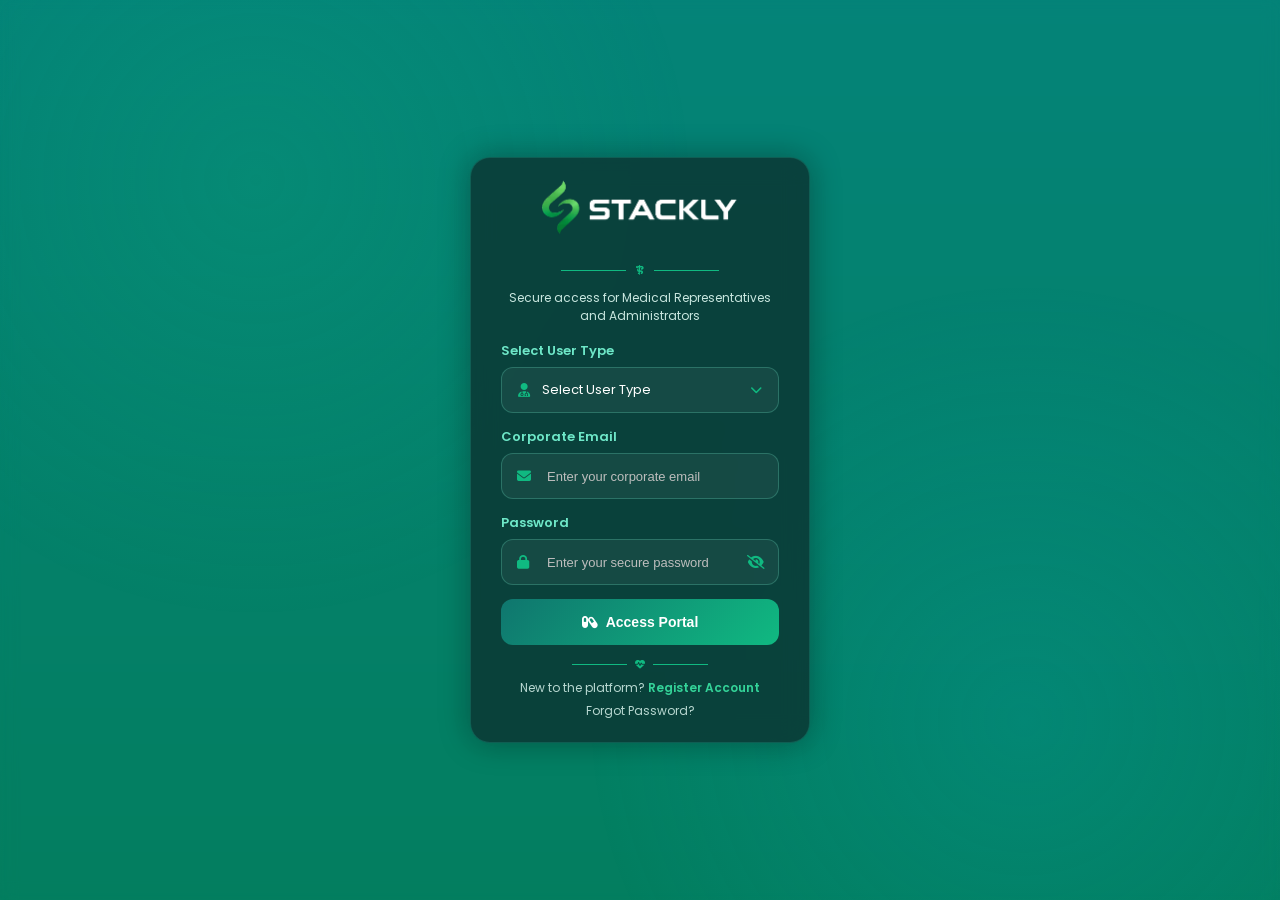
<file: login.html>
<!DOCTYPE html>
<html lang="en">

<head>

  <meta charset="UTF-8" />

  <meta name="viewport"
    content="width=device-width, initial-scale=1.0" />

  <title>Pharma Portal Login</title>

  <!-- GOOGLE FONT -->

  <link rel="preconnect"
    href="https://fonts.googleapis.com">

  <link
    href="https://fonts.googleapis.com/css2?family=Cinzel:wght@500;600;700&family=Poppins:wght@300;400;500;600;700&display=swap"
    rel="stylesheet">

  <!-- FONT AWESOME -->

  <link rel="stylesheet"
    href="https://cdnjs.cloudflare.com/ajax/libs/font-awesome/6.5.1/css/all.min.css" />

  <style>

    *{
      margin:0;
      padding:0;
      box-sizing:border-box;
    }

    body{

      font-family:'Poppins', sans-serif;

      min-height:100vh;

      display:flex;
      justify-content:center;
      align-items:center;

      padding:10px;

      overflow:auto;

        background:
            linear-gradient(
                rgb(4, 131, 120),
                rgba(3, 126, 95)
            );

      background-size:cover;
      background-position:center;

      position:relative;
    }

    body::before{

      content:"";

      position:absolute;

      width:100%;
      height:100%;

      backdrop-filter:blur(3px);
    }

    /* LOGIN CARD */

    .login-box{

      width:340px;

      padding:20px 30px;

      border-radius:20px;

      background:rgba(0,0,0,0.55);

      border:1px solid rgba(212,175,55,0.35);

      backdrop-filter:blur(12px);

      box-shadow:
      0 0 20px rgba(0,0,0,0.5),
      0 0 10px rgba(212,175,55,0.08);

      position:relative;
      z-index:10;
    }

    /* COMPANY LOGO */

    .logowrap{

      display:flex;
      justify-content:center;

      margin-bottom:2px;
    }

    .companylogo{

      width:clamp(170px,19vw,210px);
      margin-bottom: 20px;
      object-fit:contain;
    }

    /* LOGIN HERE TEXT */

    .login-here-text{

      text-align:center;

      color:white;

      font-size:18px;

      font-weight:600;

      margin-top:-2px;

      margin-bottom:12px;

      letter-spacing:1px;
    }

    /* LINE DESIGN */

    .line-design{

      display:flex;
      align-items:center;
      justify-content:center;

      gap:10px;

      margin-bottom:14px;
    }

    .line{

      width:65px;
      height:1px;

      background:#9b7a22;
    }

    .line-design i{

      color:#c89b2d;

      font-size:10px;
    }

    /* SUBTITLE */

    .subtitle{

      text-align:center;

      color:#d3d3d3;

      font-size:12px;

      margin-bottom:16px;

      line-height:1.5;
    }

    /* INPUT BOX */

    .input-box{

      margin-bottom:14px;
    }

    .input-box label{

      display:block;

      color:#e6c15a;

      margin-bottom:6px;

      font-size:13px;

      font-weight:600;
    }

    .input-field{

      position:relative;
    }

    /* LEFT ICON */

    .input-field i.left-icon{

      position:absolute;

      left:16px;
      top:50%;

      transform:translateY(-50%);

      color:#d4af37;

      font-size:14px;
    }

    /* INPUTS */

    .input-field input{

      width:100%;

      height:46px;

      border-radius:12px;

      border:1px solid rgba(212,175,55,0.35);

      background:rgba(0,0,0,0.35);

      color:white;

      font-size:13px;

      padding-left:45px;
      padding-right:40px;

      outline:none;

      transition:0.3s;
    }

    .input-field input::placeholder{

      color:#bdbdbd;
    }

    .input-field input:focus{

      border-color:#f5d76e;

      box-shadow:
      0 0 10px rgba(212,175,55,0.1);
    }


    input[type="password"]::-ms-reveal,
input[type="password"]::-ms-clear,
input[type="password"]::-webkit-textfield-decoration-container {
    display: none !important;
}
    /* CUSTOM DROPDOWN */

    .custom-select{
      position:relative;
    }

    .select-btn{

      width:100%;

      height:46px;

      border-radius:12px;

      border:1px solid rgba(212,175,55,0.35);

      background:rgba(0,0,0,0.35);

      padding:0 16px;

      display:flex;

      align-items:center;

      justify-content:space-between;

      cursor:pointer;

      transition:0.3s;
    }

    .select-btn:hover{

      border-color:#f5d76e;

      box-shadow:
      0 0 10px rgba(212,175,55,0.1);
    }

    .select-left{

      display:flex;

      align-items:center;

      gap:12px;
    }

    .select-left i{

      color:#d4af37;

      font-size:14px;
    }

    .select-left span{

      color:white;

      font-size:13px;
    }

    .arrow{

      color:#d4af37;

      font-size:12px;

      transition:0.3s;
    }

    .custom-select.active .arrow{

      transform:rotate(180deg);
    }

    /* OPTIONS */

    .select-options{

      position:absolute;

      top:54px;

      left:0;

      width:100%;

      background:#111;

      border:1px solid rgba(212,175,55,0.35);

      border-radius:12px;

      overflow:hidden;

      display:none;

      z-index:100;

      box-shadow:
      0 10px 20px rgba(0,0,0,0.35);
    }

    .custom-select.active .select-options{
      display:block;
    }

    /* OPTION */

    .option{

      padding:13px 16px;

      color:#f5d76e;

      font-size:13px;

      cursor:pointer;

      transition:0.25s;
    }

    .option:hover{

      background:#c89b2d;

      color:#000;
    }

    /* EYE BUTTON */

    .eye-btn{

      position:absolute;

      right:14px;
      top:50%;

      transform:translateY(-50%);

      color:#d4af37;

      cursor:pointer;

      font-size:14px;
    }

    /* LOGIN BUTTON */

    .login-btn{

      width:100%;

      height:46px;

      border:none;

      border-radius:12px;

      background:
      linear-gradient(
        135deg,
        #c89b2d,
        #f5de87
      );

      color:black;

      font-size:14px;

      font-weight:700;

      cursor:pointer;

      display:flex;
      justify-content:center;
      align-items:center;

      gap:8px;

      transition:0.3s;

      margin-top:2px;
    }

    .login-btn:hover{

      transform:translateY(-2px);

      box-shadow:
      0 8px 16px rgba(212,175,55,0.15);
    }

    /* BOTTOM LINE */

    .bottom-line{

      display:flex;
      align-items:center;
      justify-content:center;

      gap:8px;

      margin-top:14px;
      margin-bottom:10px;
    }

    .bottom-line .line{

      width:55px;
    }

    /* FOOTER */

    .footer-text{

      text-align:center;

      color:#bdbdbd;

      font-size:12px;
    }

    .footer-text a{

      color:#d4af37;

      text-decoration:none;

      font-weight:600;
    }

    /* MOBILE */

    @media(max-width:768px){

      .login-box{

        width:100%;

        max-width:320px;

        padding:12px 16px;
      }

      .companylogo{

        width:120px;
      }

      .login-here-text{

        font-size:14px;
      }

    }

    .forget{
      text-align: center;
    }
    .forget a{
      text-decoration: none;
        text-align:center;

      color:#bdbdbd;

      font-size:12px;
    }

    /* =========================
   PHARMA GREEN THEME
========================= */

body::before{
  backdrop-filter:blur(8px);

  background:
  radial-gradient(circle at 20% 20%,
  rgba(16,185,129,.15),
  transparent 35%),

  radial-gradient(circle at 80% 80%,
  rgba(6,182,212,.15),
  transparent 35%);
}

.login-box{
  background:rgba(12,52,49,.82) !important;
  border:1px solid rgba(31,164,140,.30) !important;

  box-shadow:
  0 0 30px rgba(0,0,0,.35),
  0 0 20px rgba(31,164,140,.15) !important;
}

.login-here-text{
  color:#fff !important;
}

.subtitle{
  color:#c8e6df !important;
}

.input-box label{
  color:#6ee7c8 !important;
}

.input-field i.left-icon,
.select-left i,
.arrow,
.eye-btn{
  color:#10b981 !important;
}

.input-field input,
.select-btn{
  border:1px solid rgba(110,231,200,.25) !important;
  background:rgba(255,255,255,.05) !important;
}

.input-field input:focus,
.select-btn:hover{
  border-color:#10b981 !important;

  box-shadow:
  0 0 15px rgba(16,185,129,.15) !important;
}

.line{
  background:#10b981 !important;
}

.line-design i,
.bottom-line i{
  color:#10b981 !important;
}

.select-options{
  background:#103c39 !important;
  border:1px solid rgba(16,185,129,.30) !important;
}

.option{
  color:#b8fff0 !important;
}

.option:hover{
  background:#10b981 !important;
  color:#fff !important;
}

.login-btn{
  background:
  linear-gradient(
    135deg,
    #0f766e,
    #10b981
  ) !important;

  color:#fff !important;
}

.login-btn:hover{
  box-shadow:
  0 10px 25px rgba(16,185,129,.35) !important;
}

.footer-text{
  color:#b7d7d0 !important;
}

.footer-text a{
  color:#34d399 !important;
}

.forget a{
  color:#b7d7d0 !important;
}

.footer-text a:hover,
.forget a:hover{
  color:#6ee7c8 !important;
}
  </style>

</head>

<body>

 <div class="login-box">

    <!-- COMPANY LOGO -->
    <div class="logowrap">
      <a href="login.html">
        <img src="./src/logo.webp"
          alt="company logo"
          class="companylogo">
      </a>
    </div>

    <!-- LOGIN HERE -->

    <!-- LINE -->
    <div class="line-design">
      <div class="line"></div>
      <i class="fa-solid fa-staff-snake"></i>
      <div class="line"></div>
    </div>

    <!-- SUBTITLE -->
    <p class="subtitle">
      Secure access for Medical Representatives and Administrators
    </p>

    <!-- ROLE -->
    <div class="input-box">

      <label>Select User Type</label>

      <div class="custom-select">

        <!-- BUTTON -->
        <div class="select-btn" id="selectBtn">

          <div class="select-left">

            <i class="fa-solid fa-user-doctor"></i>

            <span id="selectedText">
              Select User Type
            </span>

          </div>

          <i class="fa-solid fa-chevron-down arrow"></i>

        </div>

        <!-- OPTIONS -->
        <div class="select-options" id="selectOptions">

          <div class="option"
            data-value="Admin">
           admin
          </div>

          <div class="option"
            data-value="Client">
            client
          </div>

        </div>

      </div>

    </div>

    <!-- EMAIL -->
    <div class="input-box">

      <label>Corporate Email</label>

      <div class="input-field">

        <i class="fa-solid fa-envelope left-icon"></i>

        <input
          type="email"
          id="email"
          placeholder="Enter your corporate email">

      </div>

    </div>

    <!-- PASSWORD -->
    <div class="input-box">

      <label>Password</label>

      <div class="input-field">

        <i class="fa-solid fa-lock left-icon"></i>

        <input
          type="password"
          placeholder="Enter your secure password"
          id="password">

        <span
          class="eye-btn"
          id="togglePassword">

          <i class="fa-solid fa-eye-slash"></i>

        </span>

      </div>

    </div>

    

    <!-- LOGIN BUTTON -->
    <button class="login-btn">

      <i class="fa-solid fa-capsules"></i>

      Access Portal

    </button>

    <!-- BOTTOM LINE -->
    <div class="bottom-line">

      <div class="line"></div>

      <i class="fa-solid fa-heart-pulse"
        style="color:#00b4d8;font-size:10px;"></i>

      <div class="line"></div>

    </div>

    <!-- FOOTER -->
    <div class="footer-text">

      New to the platform?

      <a href="sign.html">
        Register Account
      </a>

    </div>

    <div class="forget">
      <a href="404.html">
        Forgot Password?
      </a>
    </div>

</div>

<script>

  /* CUSTOM DROPDOWN */

  const customSelect =
    document.querySelector(".custom-select");

  const selectBtn =
    document.getElementById("selectBtn");

  const selectedText =
    document.getElementById("selectedText");

  const options =
    document.querySelectorAll(".option");

  let selectedRole = "";

  /* OPEN */

  selectBtn.addEventListener("click", () => {

    customSelect.classList.toggle("active");

  });

  /* SELECT */

  options.forEach((option) => {

    option.addEventListener("click", () => {

      selectedText.innerText =
        option.innerText;

      selectedRole =
        option.dataset.value;

      customSelect.classList.remove("active");

    });

  });

  /* OUTSIDE CLICK */

  document.addEventListener("click", (e) => {

    if(!customSelect.contains(e.target)){

      customSelect.classList.remove("active");

    }

  });

  // GET FORM ELEMENTS

  const emailInput =
    document.querySelector('input[type="email"]');

  const passwordInput =
    document.getElementById("password");

  const loginBtn =
    document.querySelector(".login-btn");

  // LOGIN BUTTON CLICK

  loginBtn.addEventListener("click", (e) => {

    e.preventDefault();

    const role =
      selectedRole;

    const email =
      emailInput.value.trim();

    const password =
      passwordInput.value.trim();

    // ROLE VALIDATION

    if(role === ""){

      alert("Please select role");

      return;
    }

    // EMAIL VALIDATION

    if(email === ""){

      alert("Please enter email address");

      emailInput.focus();

      return;
    }

    const emailPattern =
      /^[^ ]+@[^ ]+\.[a-z]{2,3}$/;

    if(!email.match(emailPattern)){

      alert("Please enter valid email");

      emailInput.focus();

      return;
    }

    // PASSWORD VALIDATION

    if(password === ""){

      alert("Please enter password");

      passwordInput.focus();

      return;
    }

    if(password.length < 6){

      alert("Password must be minimum 6 characters");

      passwordInput.focus();

      return;
    }

    // ROLE BASED REDIRECT

    if(role === "Admin"){

      localStorage.setItem(
        "adminEmail",
        email
      );

      window.location.href =
        "admin.html";
    }

    else if(role === "Client"){

      localStorage.setItem(
        "adminEmail",
        email
      );

      window.location.href =
        "client.html";
    }

    
  });


  // PASSWORD SHOW / HIDE
const eyepass = document.getElementById("password");
const togglePassword = document.getElementById("togglePassword");
const eyeIcon = togglePassword.querySelector("i");

togglePassword.addEventListener("click", () => {

    if (eyepass.type === "password") {
        eyepass.type = "text";
        eyeIcon.classList.replace("fa-eye-slash", "fa-eye");
    } else {
        eyepass.type = "password";
        eyeIcon.classList.replace("fa-eye", "fa-eye-slash");
    }

});
</script>

</body>

</html>
</file>
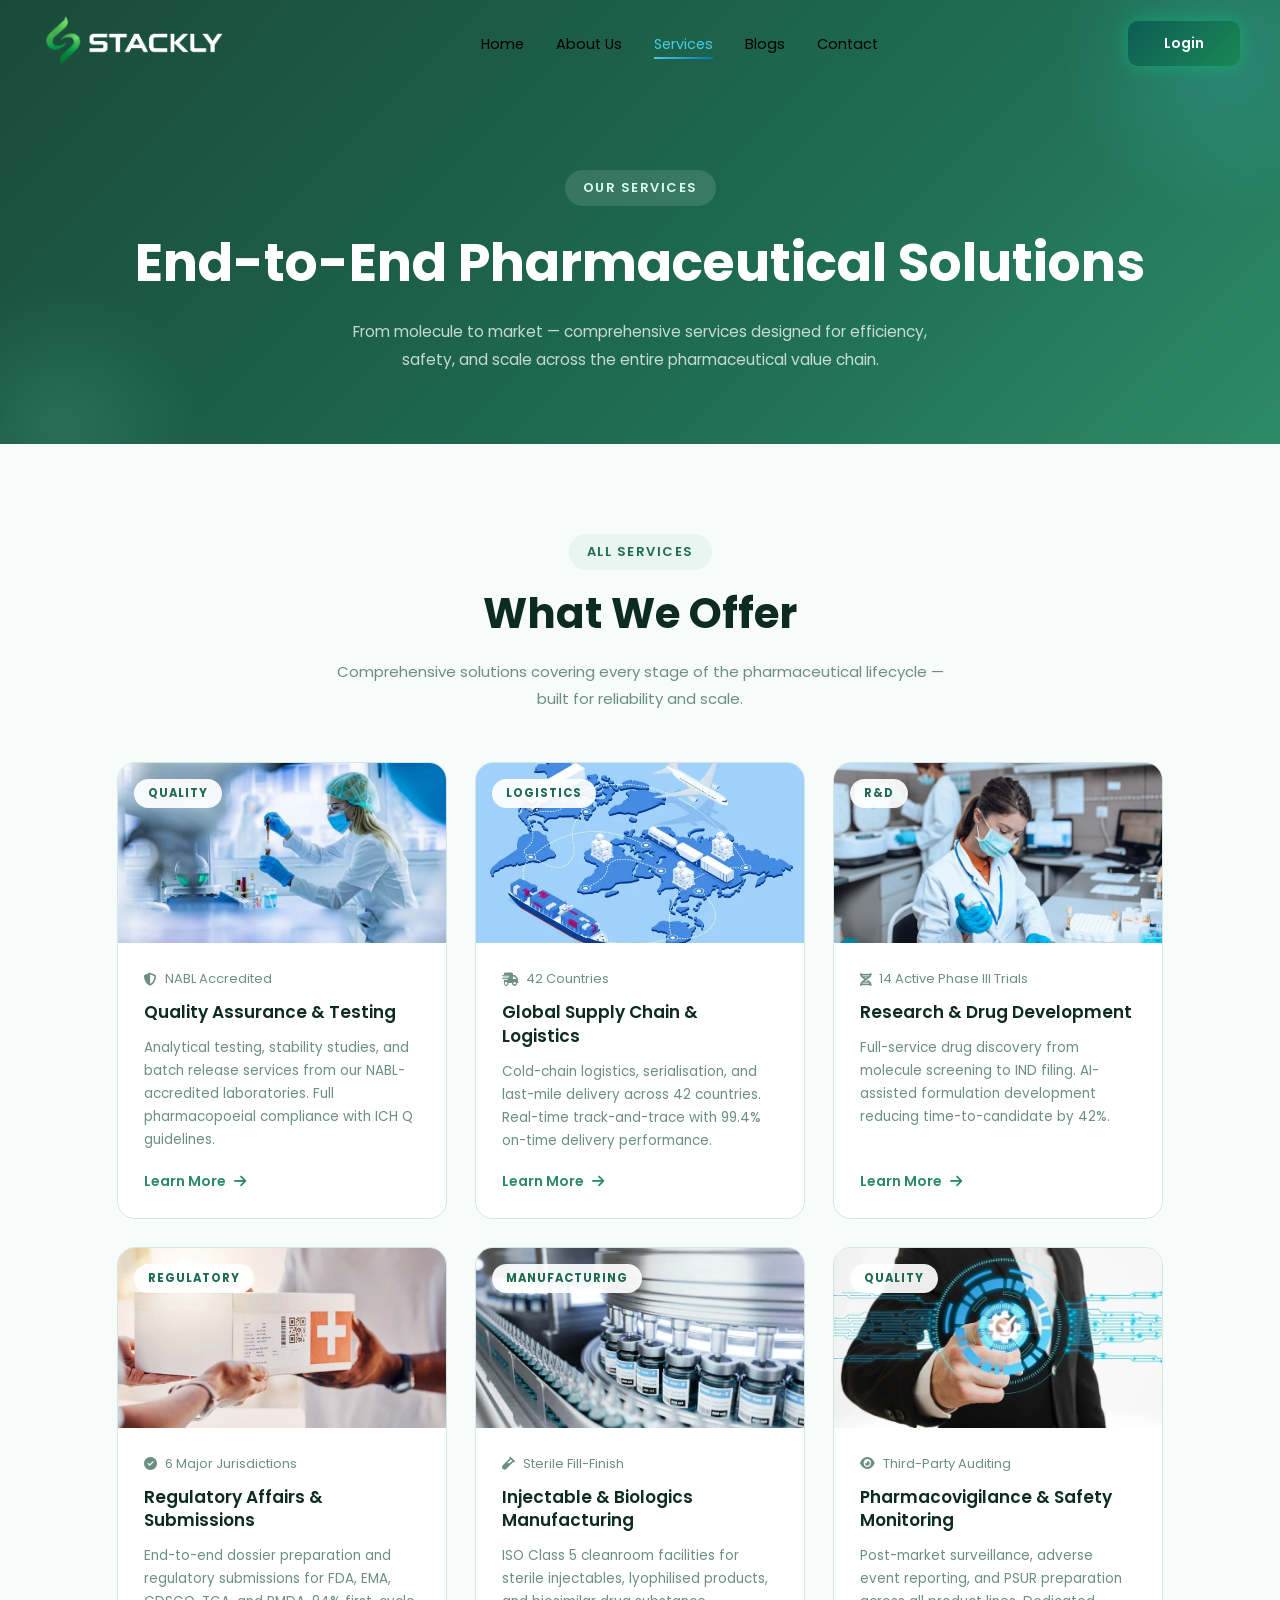
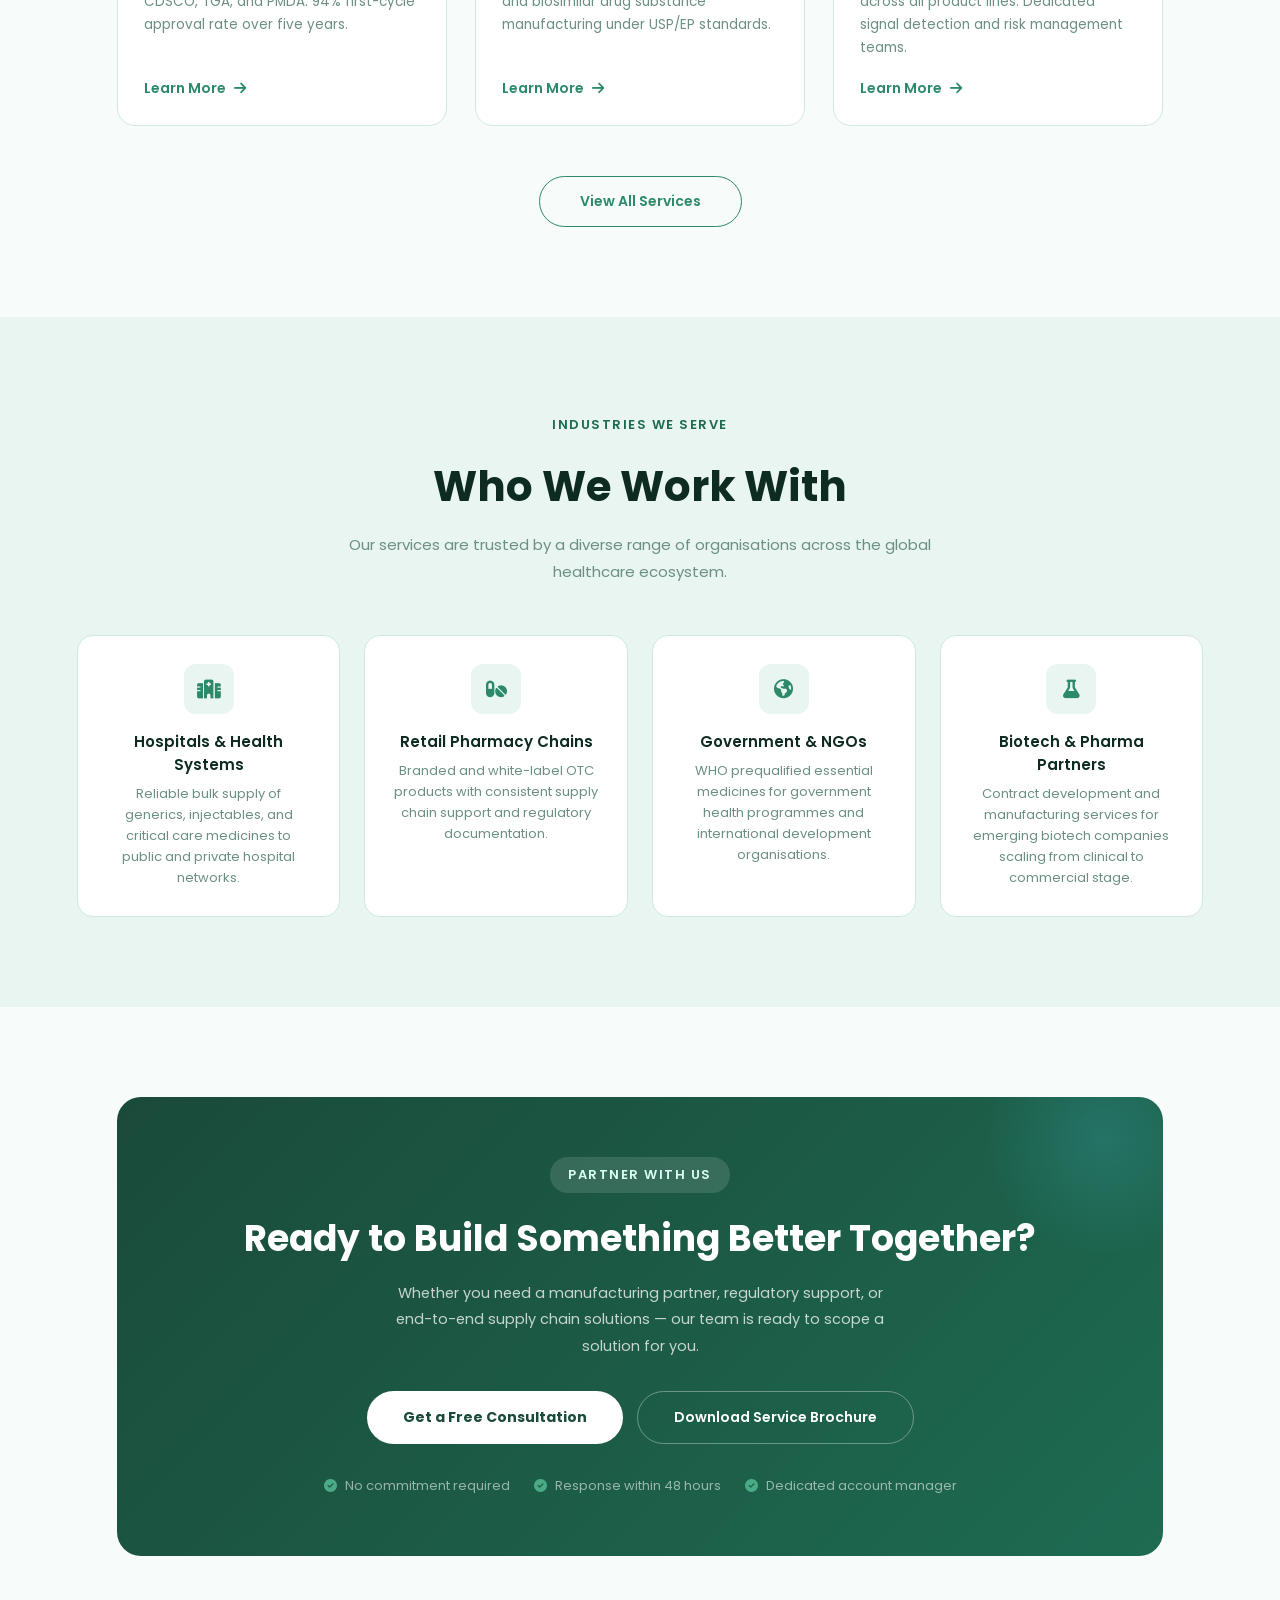
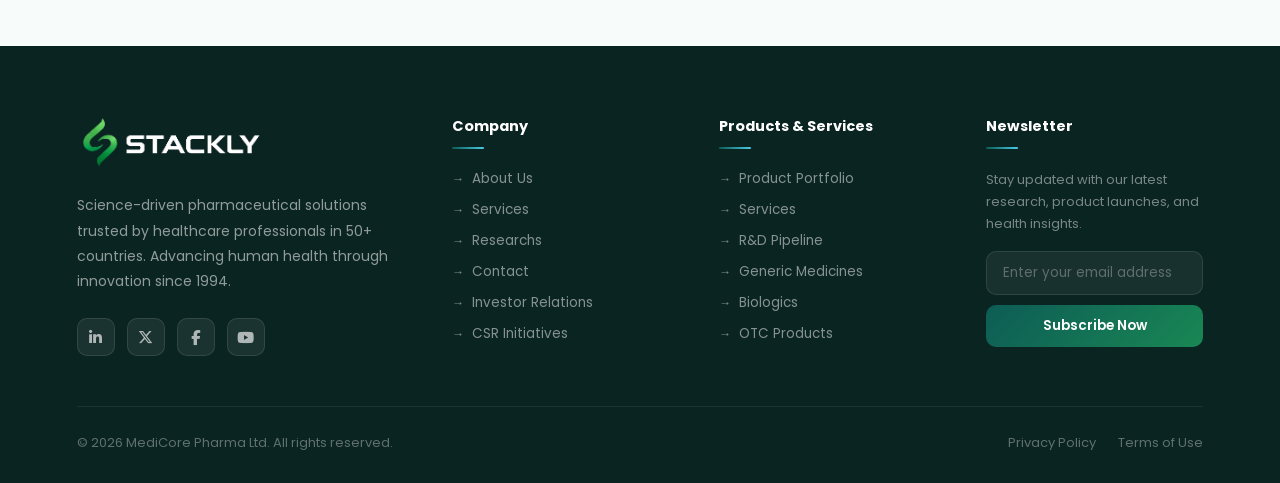
<file: service.html>
<!DOCTYPE html>
<html lang="en">

<head>
    <meta charset="UTF-8">
    <meta name="viewport" content="width=device-width, initial-scale=1.0">
    <title>Services — MedCore Pharma</title>
    <link href="https://fonts.googleapis.com/css2?family=Poppins:wght@300;400;500;600;700&display=swap"
        rel="stylesheet">
    <link rel="stylesheet" href="https://cdnjs.cloudflare.com/ajax/libs/font-awesome/6.5.1/css/all.min.css" />
    <style>
        * {
            margin: 0;
            padding: 0;
            box-sizing: border-box;
            font-family: 'Poppins', sans-serif;
        }

        body {
            background: var(--off-white);
            color: var(--text-dark);
            overflow-x: hidden;
        }

        :root {
            --green-dark: #1a4a3a;
            --green-mid: #1e6b52;
            --green-brand: #2d8a68;
            --green-light: #4aab86;
            --green-pale: #e8f5f0;
            --green-mist: #f0faf6;
            --off-white: #f7fbf9;
            --white: #ffffff;
            --text-dark: #0d2b20;
            --text-mid: #3a5a4e;
            --text-muted: #6b8f82;
            --border: #d0e8df;
        }

        html {
            scroll-behavior: smooth;
        }

        /* ── NAVBAR ── */
        .navbar {
            width: 100%;
            padding: 14px 40px;
            display: flex;
            justify-content: space-between;
            align-items: center;
            position: fixed;
            top: 0;
            left: 50%;
            transform: translateX(-50%);
            z-index: 9999;
            background: transparent;
            border-bottom: 1px solid transparent;
            transition: 0.4s ease;
            animation: navFade 1s ease;
        }

        .navbar.active {
            background: rgba(13, 92, 85, .95);
            backdrop-filter: blur(15px);
            border-bottom: 1px solid rgba(255, 255, 255, .1);
        }

        .navbar.active .nav-links a,
        .navbar.active .menu-toggle {
            color: #fff;
        }

        .navbar::before {
            content: "";
            position: absolute;
            inset: 0;
            background: linear-gradient(90deg, transparent, rgba(255, 255, 255, .06), transparent);
            transform: translateX(-100%);
            opacity: 0;
            transition: 0.4s ease;
        }

        .navbar.active::before {
            opacity: 1;
            animation: navGlow 4s linear infinite;
        }

        @keyframes navGlow {
            0% {
                transform: translateX(-100%)
            }

            100% {
                transform: translateX(100%)
            }
        }

        @keyframes navFade {
            from {
                opacity: 0;
                transform: translate(-50%, -20px)
            }

            to {
                opacity: 1;
                transform: translate(-50%, 0)
            }
        }

        .logo img {
            width: clamp(140px, 16vw, 190px);
        }

        .logo-fallback {
            display: none;
            font-weight: 700;
            font-size: 20px;
            color: var(--green-dark);
        }

        .navbar.active .logo-fallback {
            color: #fff;
        }

        .nav-links {
            display: flex;
            gap: 32px;
            align-items: center;
            list-style: none;
        }

        .nav-links a {
            color: black;
            text-decoration: none;
            font-size: 14.5px;
            transition: 0.3s;
            position: relative;
        }

        .nav-links a::after {
            content: "";
            position: absolute;
            left: 0;
            bottom: -5px;
            width: 0%;
            height: 2px;
            background: linear-gradient(90deg, #48cae4, #0077b6);
            transition: 0.4s;
        }

        .nav-links a:hover {
            color: #48cae4;
        }

        .nav-links a:hover::after {
            width: 100%;
        }

        .nav-links a.active {
            color: #48cae4;
        }

        .nav-links a.active::after {
            width: 100%;
        }

        .nav-btn {
            padding: 12px 36px;
            border: none;
            border-radius: 10px;
            background: linear-gradient(135deg, #0D5C55, #198754);
            color: #fff;
            font-size: 14px;
            font-weight: 600;
            cursor: pointer;
            transition: 0.4s;
            box-shadow: 0 0 18px rgba(0, 216, 115, .45);
        }

        .nav-btn:hover {
            transform: translateY(-3px) scale(1.05);
            box-shadow: 0 10px 30px rgba(72, 202, 228, .5);
        }

        .menu-toggle {
            display: none;
            font-size: clamp(20px, 2.5vw, 26px);
            color: black;
            cursor: pointer;
        }

        /* ── SHARED ── */
        section {
            padding: 90px 6%;
            max-width: 1200px;
            margin: 0 auto;
        }

        .tag {
            display: inline-block;
            background: var(--green-pale);
            color: var(--green-mid);
            font-size: 13px;
            font-weight: 600;
            letter-spacing: 1.5px;
            text-transform: uppercase;
            padding: 8px 18px;
            border-radius: 30px;
            margin-bottom: 18px;
        }

        .section-title {
            font-size: clamp(28px, 4vw, 42px);
            font-weight: 700;
            color: var(--text-dark);
            line-height: 1.25;
            margin-bottom: 18px;
        }

        .section-sub {
            font-size: 15px;
            color: var(--text-muted);
            line-height: 1.8;
            max-width: 620px;
        }

        .center {
            text-align: center;
            margin: 0 auto;
        }

        .read-more {
            display: inline-flex;
            align-items: center;
            gap: 8px;
            font-size: 14px;
            font-weight: 600;
            color: var(--green-brand);
            text-decoration: none;
            transition: 0.3s;
        }

        .read-more i {
            transition: 0.3s;
        }

        .read-more:hover i {
            transform: translateX(5px);
        }

        /* ── SECTION 1: HERO ── */
        .service-hero {
            background: linear-gradient(135deg, var(--green-dark) 0%, var(--green-mid) 60%, var(--green-brand) 100%);
            padding-top: 170px;
            padding-bottom: 70px;
            text-align: center;
            position: relative;
            overflow: hidden;
            max-width: 100%;
        }

        .service-hero::before {
            content: "";
            position: absolute;
            top: -100px;
            right: -100px;
            width: 320px;
            height: 320px;
            background: radial-gradient(circle, rgba(72, 202, 228, .18), transparent 70%);
            border-radius: 50%;
        }

        .service-hero::after {
            content: "";
            position: absolute;
            bottom: -120px;
            left: -80px;
            width: 280px;
            height: 280px;
            background: radial-gradient(circle, rgba(74, 171, 134, .25), transparent 70%);
            border-radius: 50%;
        }

        .service-hero .tag {
            background: rgba(255, 255, 255, .12);
            color: #d8fff0;
        }

        .service-hero h1 {
            font-size: clamp(32px, 5vw, 52px);
            font-weight: 700;
            color: #fff;
            margin-bottom: 16px;
            position: relative;
            z-index: 1;
        }

        .service-hero p {
            font-size: 15.5px;
            color: rgba(255, 255, 255, .75);
            max-width: 600px;
            margin: 0 auto;
            line-height: 1.8;
            position: relative;
            z-index: 1;
        }

        .service-search {
            max-width: 480px;
            margin: 34px auto 0;
            position: relative;
            z-index: 1;
        }

        .service-search input {
            width: 100%;
            padding: 15px 50px 15px 22px;
            border-radius: 50px;
            border: 1px solid rgba(255, 255, 255, .2);
            background: rgba(255, 255, 255, .12);
            color: #fff;
            font-size: 14px;
            font-family: 'Poppins', sans-serif;
            outline: none;
            backdrop-filter: blur(6px);
        }

        .service-search input::placeholder {
            color: rgba(255, 255, 255, .55);
        }

        .service-search input:focus {
            border-color: #48cae4;
        }

        .service-search i {
            position: absolute;
            right: 22px;
            top: 50%;
            transform: translateY(-50%);
            color: rgba(255, 255, 255, .6);
        }

        /* ── SECTION 3: SERVICES GRID ── */
        .services-grid {
            display: grid;
            grid-template-columns: repeat(3, 1fr);
            gap: 28px;
            margin-top: 50px;
        }

        .service-card {
            background: var(--white);
            border: 1px solid var(--border);
            border-radius: 18px;
            overflow: hidden;
            transition: 0.35s;
            display: flex;
            flex-direction: column;
        }

        .service-card:hover {
            transform: translateY(-8px);
            box-shadow: 0 18px 40px rgba(26, 74, 58, .12);
            border-color: var(--green-light);
        }

        .card-img {
            height: 180px;
            background: linear-gradient(135deg, var(--green-pale), var(--green-mist));
            display: flex;
            align-items: center;
            justify-content: center;
            color: var(--green-light);
            font-size: 40px;
            position: relative;
        }

        .card-img img {
            width: 100%;
            height: 180px;
            object-fit: cover;
            display: block;
        }

        .card-cat {
            position: absolute;
            top: 16px;
            left: 16px;
            background: rgba(255, 255, 255, .92);
            color: var(--green-mid);
            font-size: 11.5px;
            font-weight: 700;
            letter-spacing: 1px;
            text-transform: uppercase;
            padding: 6px 14px;
            border-radius: 20px;
        }

        .card-body {
            padding: 26px;
            display: flex;
            flex-direction: column;
            flex: 1;
        }

        .card-body .svc-meta {
            display: flex;
            align-items: center;
            gap: 8px;
            margin-bottom: 12px;
            font-size: 13px;
            color: var(--text-muted);
        }

        .card-body h3 {
            font-size: 17px;
            font-weight: 600;
            color: var(--text-dark);
            line-height: 1.4;
            margin-bottom: 12px;
        }

        .card-body p {
            font-size: 13.5px;
            color: var(--text-muted);
            line-height: 1.7;
            margin-bottom: 18px;
            flex: 1;
        }

        .load-more-wrap {
            text-align: center;
            margin-top: 50px;
        }

        .load-more-btn {
            padding: 14px 40px;
            border: 1px solid var(--green-brand);
            border-radius: 30px;
            background: transparent;
            color: var(--green-brand);
            font-size: 14px;
            font-weight: 600;
            cursor: pointer;
            transition: 0.35s;
        }

        .load-more-btn:hover {
            background: linear-gradient(135deg, #0D5C55, #198754);
            color: #fff;
            border-color: transparent;
            box-shadow: 0 10px 28px rgba(45, 138, 104, .3);
        }

        /* ── SECTION 4: INDUSTRIES WE SERVE ── */
        .industries-section {
            background: var(--green-pale);
            max-width: 100%;
        }

        .industries-section .inner {
            max-width: 1200px;
            margin: 0 auto;
        }

        .industries-grid {
            display: grid;
            grid-template-columns: repeat(4, 1fr);
            gap: 24px;
            margin-top: 50px;
        }

        .industry-card {
            background: var(--white);
            border-radius: 16px;
            padding: 28px;
            border: 1px solid var(--border);
            text-align: center;
            transition: 0.35s;
            cursor: pointer;
        }

        .industry-card:hover {
            transform: translateY(-6px);
            box-shadow: 0 16px 40px rgba(26, 74, 58, .1);
            border-color: var(--green-light);
        }

        .ind-icon {
            width: 50px;
            height: 50px;
            border-radius: 12px;
            background: var(--green-pale);
            color: var(--green-brand);
            display: flex;
            align-items: center;
            justify-content: center;
            font-size: 19px;
            margin: 0 auto 16px;
        }

        .industry-card h4 {
            font-size: 15px;
            font-weight: 600;
            color: var(--text-dark);
            margin-bottom: 8px;
        }

        .industry-card p {
            font-size: 13px;
            color: var(--text-muted);
            line-height: 1.6;
            margin-bottom: 0;
        }

        /* ── SECTION 5: PARTNER CTA ── */
        .partner-cta {
            background: linear-gradient(135deg, var(--green-dark), var(--green-mid));
            border-radius: 24px;
            padding: 60px;
            text-align: center;
            position: relative;
            overflow: hidden;
        }

        .partner-cta::before {
            content: "";
            position: absolute;
            top: -80px;
            right: -60px;
            width: 240px;
            height: 240px;
            background: radial-gradient(circle, rgba(72, 202, 228, .18), transparent 70%);
            border-radius: 50%;
        }

        .partner-cta .tag {
            background: rgba(255, 255, 255, .12);
            color: #d8fff0;
        }

        .partner-cta h2 {
            font-size: clamp(24px, 4vw, 36px);
            font-weight: 700;
            color: #fff;
            margin-bottom: 14px;
            position: relative;
            z-index: 1;
        }

        .partner-cta p {
            font-size: 14.5px;
            color: rgba(255, 255, 255, .75);
            max-width: 520px;
            margin: 0 auto 32px;
            line-height: 1.8;
            position: relative;
            z-index: 1;
        }

        .cta-buttons {
            display: flex;
            gap: 14px;
            justify-content: center;
            flex-wrap: wrap;
            position: relative;
            z-index: 1;
        }

        .btn-primary {
            padding: 15px 36px;
            border-radius: 50px;
            border: none;
            background: #fff;
            color: var(--green-dark);
            font-size: 14px;
            font-weight: 700;
            cursor: pointer;
            transition: 0.35s;
        }

        .btn-primary:hover {
            transform: translateY(-3px);
            box-shadow: 0 10px 28px rgba(0, 0, 0, .2);
        }

        .btn-outline {
            padding: 15px 36px;
            border-radius: 50px;
            border: 1.5px solid rgba(255, 255, 255, .35);
            background: transparent;
            color: #fff;
            font-size: 14px;
            font-weight: 600;
            cursor: pointer;
            transition: 0.35s;
        }

        .btn-outline:hover {
            background: rgba(255, 255, 255, .1);
            border-color: rgba(255, 255, 255, .7);
            transform: translateY(-3px);
        }

        .trust-row {
            display: flex;
            align-items: center;
            gap: 24px;
            justify-content: center;
            margin-top: 32px;
            flex-wrap: wrap;
            position: relative;
            z-index: 1;
        }

        .trust-item {
            display: flex;
            align-items: center;
            gap: 8px;
            color: rgba(255, 255, 255, .55);
            font-size: 13px;
        }

        .trust-item i {
            color: #4aab86;
        }

        /* ── REVEAL ── */
        .reveal {
            opacity: 0;
            transform: translateY(40px);
            transition: opacity 0.7s ease, transform 0.7s ease;
        }

        .reveal.visible {
            opacity: 1;
            transform: translateY(0);
        }

        /* ── FOOTER ── */
        .footer {
            background: #0a2421;
            padding: 70px 6% 30px;
        }

        .footer-grid {
            display: grid;
            grid-template-columns: 1.5fr 1fr 1fr 1fr;
            gap: 50px;
            max-width: 1200px;
            margin: 0 auto 50px;
        }

        .footer-brand p {
            font-size: 14px;
            color: rgba(255, 255, 255, .55);
            line-height: 1.8;
            margin-top: 18px;
            margin-bottom: 24px;
        }

        .footer-socials {
            display: flex;
            gap: 12px;
        }

        .social-icon {
            width: 38px;
            height: 38px;
            border-radius: 10px;
            background: rgba(255, 255, 255, .07);
            border: 1px solid rgba(255, 255, 255, .1);
            display: flex;
            align-items: center;
            justify-content: center;
            color: rgba(255, 255, 255, .65);
            font-size: 15px;
            cursor: pointer;
            transition: 0.3s;
        }

        .social-icon:hover {
            background: rgba(72, 202, 228, .2);
            color: #48cae4;
            border-color: rgba(72, 202, 228, .3);
        }

        .footer-col h4 {
            font-size: 14.5px;
            font-weight: 700;
            color: #fff;
            margin-bottom: 20px;
            position: relative;
            padding-bottom: 12px;
        }

        .footer-col h4::after {
            content: "";
            position: absolute;
            bottom: 0;
            left: 0;
            width: 32px;
            height: 2px;
            background: linear-gradient(90deg, #0D5C55, #48cae4);
            border-radius: 2px;
        }

        .footer-links {
            list-style: none;
            display: flex;
            flex-direction: column;
            gap: 11px;
        }

        .footer-links a {
            font-size: 13.5px;
            color: rgba(255, 255, 255, .5);
            text-decoration: none;
            transition: 0.3s;
            display: flex;
            align-items: center;
            gap: 8px;
        }

        .footer-links a:hover {
            color: #48cae4;
            gap: 12px;
        }

        .footer-links a::before {
            content: "→";
            font-size: 12px;
        }

        .footer-newsletter input {
            width: 100%;
            padding: 11px 16px;
            border-radius: 10px;
            border: 1px solid rgba(255, 255, 255, .1);
            background: rgba(255, 255, 255, .06);
            color: #fff;
            font-size: 13.5px;
            font-family: 'Poppins', sans-serif;
            outline: none;
            margin-bottom: 10px;
            transition: 0.3s;
        }

        .footer-newsletter input::placeholder {
            color: rgba(255, 255, 255, .3);
        }

        .footer-newsletter input:focus {
            border-color: rgba(72, 202, 228, .4);
        }

        .footer-newsletter button {
            width: 100%;
            padding: 11px;
            background: linear-gradient(135deg, #0D5C55, #198754);
            color: #fff;
            border: none;
            border-radius: 10px;
            font-size: 13.5px;
            font-weight: 600;
            cursor: pointer;
            font-family: 'Poppins', sans-serif;
            transition: 0.3s;
        }

        .footer-newsletter button:hover {
            box-shadow: 0 8px 20px rgba(13, 92, 85, .4);
            transform: translateY(-2px);
        }

        .footer-bottom {
            max-width: 1200px;
            margin: 0 auto;
            display: flex;
            align-items: center;
            justify-content: space-between;
            padding-top: 26px;
            border-top: 1px solid rgba(255, 255, 255, .07);
            flex-wrap: wrap;
            gap: 12px;
        }

        .footer-bottom p {
            font-size: 13px;
            color: rgba(255, 255, 255, .35);
        }

        .footer-bottom-links {
            display: flex;
            gap: 22px;
        }

        .footer-bottom-links a {
            font-size: 13px;
            color: rgba(255, 255, 255, .35);
            text-decoration: none;
            transition: 0.3s;
        }

        .footer-bottom-links a:hover {
            color: #48cae4;
        }

        /* ── RESPONSIVE ── */
        @media (max-width:1100px) {
            .navbar {
                width: 100%;
                top: 0;
                border-radius: 0;
                overflow: visible;
                padding: 14px 20px;
            }

            .menu-toggle {
                display: block;
                z-index: 10001;
            }

            .nav-links {
                position: fixed;
                top: 0;
                right: -100%;

                width: 70%;
                height: 100vh;

                background: linear-gradient(135deg,
                        rgba(18, 78, 60, 0.98),
                        rgba(10, 45, 35, 0.98));

                backdrop-filter: blur(20px);

                display: flex;
                flex-direction: column;
                justify-content: flex-start;
                align-items: flex-start;

                padding: 23px 30px;
                gap: 32px;

                list-style: none;

                border-left: 1px solid rgba(143, 188, 143, 0.15);

                box-shadow:
                    -15px 0 40px rgba(0, 0, 0, 0.25),
                    0 0 30px rgba(46, 139, 87, 0.12);

                transition: 0.5s ease;
                z-index: 9999;
            }

            .nav-links.active {
                right: 0;
            }

            .nav-links a {
                font-size: 16px;
                color: #ffffff;
                font-weight: 500;
                text-decoration: none;
                transition: all 0.35s ease;
            }

            .nav-links a:hover {
                color: #8fbc8f;
                transform: translateX(8px);
            }

            .nav-btn {
                padding: 10px 36px;
                border: none;
                border-radius: 12px;

                background: linear-gradient(135deg,
                        #1f6f54,
                        #2e8b57);

                color: #fff;
                font-size: 14px;
                font-weight: 600;

                cursor: pointer;
                transition: all 0.4s ease;

                box-shadow:
                    0 8px 24px rgba(46, 139, 87, 0.30),
                    0 0 18px rgba(60, 163, 112, 0.20);
            }

            .nav-btn:hover {
                transform: translateY(-3px) scale(1.04);

                background: linear-gradient(135deg,
                        #2e8b57,
                        #3ca370);

                box-shadow:
                    0 15px 35px rgba(46, 139, 87, 0.40),
                    0 0 25px rgba(60, 163, 112, 0.25);
            }

            .nav-btn:active {
                transform: scale(0.97);
            }

            .featured-service {
                grid-template-columns: 1fr;
                gap: 30px;
                padding: 30px;
            }

            .featured-img {
                height: 240px;
            }

            .services-grid {
                grid-template-columns: repeat(2, 1fr);
            }

            .industries-grid {
                grid-template-columns: repeat(2, 1fr);
            }

            .footer-grid {
                grid-template-columns: 1fr 1fr;
            }
        }

        @media (max-width:768px) {
            .services-grid {
                grid-template-columns: 1fr;
            }

            .industries-grid {
                grid-template-columns: 1fr 1fr;
            }

            .partner-cta {
                padding: 40px 26px;
            }

            .cta-buttons {
                flex-direction: column;
                align-items: center;
            }

            .btn-primary,
            .btn-outline {
                width: 100%;
                max-width: 280px;
            }

            .footer-grid {
                grid-template-columns: 1fr;
                gap: 36px;
            }

            .footer-bottom {
                flex-direction: column;
                text-align: center;
            }
        }

        @media (max-width:600px) {
            .navbar {
                padding: 10px 20px;
            }

            section {
                padding: 70px 5%;
            }

            .service-hero {
                padding-top: 130px;
                padding-bottom: 50px;
            }

            .cat-btn {
                white-space: nowrap;
            }

            .industries-grid {
                grid-template-columns: 1fr;
            }

            .footer {
                padding: 50px 5% 24px;
            }

            .section-title {
                font-size: clamp(22px, 6vw, 32px);
            }

             .btn-primary,
            .btn-outline {
                width: 100%;
                font-size: 13px;
                padding: 10px 20px;
                max-width: 280px;
            }
        }

        @media (prefers-reduced-motion:reduce) {
            .reveal {
                opacity: 1;
                transform: none;
                transition: none;
            }
        }
    </style>
</head>

<body>

    <!-- NAVBAR -->
    <nav class="navbar" id="navbar">
        <div class="logo">
            <img src="./src/logo.webp" alt="MediCore Logo" class="homepage"
                onerror="this.style.display='none'; this.nextElementSibling.style.display='block'">
            <span class="logo-fallback">MedCore Pharma</span>
        </div>
        <ul class="nav-links" id="navLinks">
            <li><a href="index.html">Home</a></li>
            <li><a href="about.html">About Us</a></li>
            <li><a href="service.html" class="active">Services</a></li>
            <li><a href="blog.html">Blogs</a></li>
            <li><a href="contact.html">Contact</a></li>
            <button class="nav-btn login-btn"><span>Login</span></button>
        </ul>
        <div class="menu-toggle" id="menuToggle"><i class="fa-solid fa-bars"></i></div>
    </nav>

    <!-- ═══════════ SECTION 1: HERO ═══════════ -->
    <section class="service-hero">
        <span class="tag">OUR SERVICES</span>
        <h1>End-to-End Pharmaceutical Solutions</h1>
        <p>From molecule to market — comprehensive services designed for efficiency, safety, and scale across the entire
            pharmaceutical value chain.</p>

    </section>


    <!-- ═══════════ SECTION 3: SERVICES GRID ═══════════ -->
    <section>
        <div class="center" style="max-width:640px;">
            <span class="tag">ALL SERVICES</span>
            <h2 class="section-title">What We Offer</h2>
            <p class="section-sub center">Comprehensive solutions covering every stage of the pharmaceutical lifecycle —
                built for reliability and scale.</p>
        </div>

        <div class="services-grid" id="servicesGrid">
            <div class="service-card reveal" data-category="quality">
                <div class="card-img">
                    <img src="./src/service6.webp" alt="">
                    <span class="card-cat">Quality</span>
                </div>
                <div class="card-body">
                    <div class="svc-meta"><i class="fa-solid fa-shield-halved"></i> NABL Accredited</div>
                    <h3>Quality Assurance & Testing</h3>
                    <p>Analytical testing, stability studies, and batch release services from our NABL-accredited
                        laboratories. Full pharmacopoeial compliance with ICH Q guidelines.</p>
                    <a href="404.html" class="read-more">Learn More <i class="fa-solid fa-arrow-right"></i></a>
                </div>
            </div>

            <div class="service-card reveal" data-category="logistics">
                <div class="card-img">
                    <span class="card-cat">Logistics</span>
                    <img src="./src/service3.webp" alt="">
                </div>
                <div class="card-body">
                    <div class="svc-meta"><i class="fa-solid fa-truck-fast"></i> 42 Countries</div>
                    <h3>Global Supply Chain & Logistics</h3>
                    <p>Cold-chain logistics, serialisation, and last-mile delivery across 42 countries. Real-time
                        track-and-trace with 99.4% on-time delivery performance.</p>
                    <a href="404.html" class="read-more">Learn More <i class="fa-solid fa-arrow-right"></i></a>
                </div>
            </div>

            <div class="service-card reveal" data-category="rd">
                <div class="card-img">
                    <span class="card-cat">R&D</span>
                    <img src="./src/service2.webp" alt="">
                </div>
                <div class="card-body">
                    <div class="svc-meta"><i class="fa-solid fa-dna"></i> 14 Active Phase III Trials</div>
                    <h3>Research & Drug Development</h3>
                    <p>Full-service drug discovery from molecule screening to IND filing. AI-assisted formulation
                        development reducing time-to-candidate by 42%.</p>
                    <a href="404.html" class="read-more">Learn More <i class="fa-solid fa-arrow-right"></i></a>
                </div>
            </div>

            <div class="service-card reveal" data-category="regulatory">
                <div class="card-img">
                    <span class="card-cat">Regulatory</span>
                    <img src="./src/service1.webp" alt="">
                </div>
                <div class="card-body">
                    <div class="svc-meta"><i class="fa-solid fa-check-circle"></i> 6 Major Jurisdictions</div>
                    <h3>Regulatory Affairs & Submissions</h3>
                    <p>End-to-end dossier preparation and regulatory submissions for FDA, EMA, CDSCO, TGA, and PMDA. 94%
                        first-cycle approval rate over five years.</p>
                    <a href="404.html" class="read-more">Learn More <i class="fa-solid fa-arrow-right"></i></a>
                </div>
            </div>

            <div class="service-card reveal" data-category="manufacturing">
                <div class="card-img">
                    <span class="card-cat">Manufacturing</span>
                    <img src="./src/service5.webp" alt="">
                </div>
                <div class="card-body">
                    <div class="svc-meta"><i class="fa-solid fa-vial"></i> Sterile Fill-Finish</div>
                    <h3>Injectable & Biologics Manufacturing</h3>
                    <p>ISO Class 5 cleanroom facilities for sterile injectables, lyophilised products, and biosimilar
                        drug substance manufacturing under USP/EP standards.</p>
                    <a href="404.html" class="read-more">Learn More <i class="fa-solid fa-arrow-right"></i></a>
                </div>
            </div>

            <div class="service-card reveal" data-category="quality">
                <div class="card-img">
                    <span class="card-cat">Quality</span>
                    <img src="./src/service4.webp" alt="">
                </div>
                <div class="card-body">
                    <div class="svc-meta"><i class="fa-solid fa-eye"></i> Third-Party Auditing</div>
                    <h3>Pharmacovigilance & Safety Monitoring</h3>
                    <p>Post-market surveillance, adverse event reporting, and PSUR preparation across all product lines.
                        Dedicated signal detection and risk management teams.</p>
                    <a href="404.html" class="read-more">Learn More <i class="fa-solid fa-arrow-right"></i></a>
                </div>
            </div>
        </div>

        <div class="load-more-wrap">
            <button class="load-more-btn errorpage" id="loadMoreBtn ">View All Services</button>
        </div>
    </section>

    <!-- ═══════════ SECTION 4: INDUSTRIES WE SERVE ═══════════ -->
    <section class="industries-section">
        <div class="inner">
            <div class="center" style="max-width:640px;">
                <span class="tag">INDUSTRIES WE SERVE</span>
                <h2 class="section-title">Who We Work With</h2>
                <p class="section-sub center">Our services are trusted by a diverse range of organisations across the
                    global healthcare ecosystem.</p>
            </div>
            <div class="industries-grid">
                <div class="industry-card reveal">
                    <div class="ind-icon"><i class="fa-solid fa-hospital"></i></div>
                    <h4>Hospitals & Health Systems</h4>
                    <p>Reliable bulk supply of generics, injectables, and critical care medicines to public and private
                        hospital networks.</p>
                </div>
                <div class="industry-card reveal">
                    <div class="ind-icon"><i class="fa-solid fa-pills"></i></div>
                    <h4>Retail Pharmacy Chains</h4>
                    <p>Branded and white-label OTC products with consistent supply chain support and regulatory
                        documentation.</p>
                </div>
                <div class="industry-card reveal">
                    <div class="ind-icon"><i class="fa-solid fa-earth-americas"></i></div>
                    <h4>Government & NGOs</h4>
                    <p>WHO prequalified essential medicines for government health programmes and international
                        development organisations.</p>
                </div>
                <div class="industry-card reveal">
                    <div class="ind-icon"><i class="fa-solid fa-flask"></i></div>
                    <h4>Biotech & Pharma Partners</h4>
                    <p>Contract development and manufacturing services for emerging biotech companies scaling from
                        clinical to commercial stage.</p>
                </div>
            </div>
        </div>
    </section>

    <!-- ═══════════ SECTION 5: PARTNER CTA ═══════════ -->
    <section>
        <div class="partner-cta reveal">
            <span class="tag">PARTNER WITH US</span>
            <h2>Ready to Build Something Better Together?</h2>
            <p>Whether you need a manufacturing partner, regulatory support, or end-to-end supply chain solutions — our
                team is ready to scope a solution for you.</p>
            <div class="cta-buttons">
                <button class="btn-primary" onclick="window.location.href='404.html'">Get a Free Consultation</button>
                <button class="btn-outline" onclick="window.location.href='404.html'">Download Service Brochure</button>
            </div>
            <div class="trust-row">
                <div class="trust-item"><i class="fa-solid fa-check-circle"></i> No commitment required</div>
                <div class="trust-item"><i class="fa-solid fa-check-circle"></i> Response within 48 hours</div>
                <div class="trust-item"><i class="fa-solid fa-check-circle"></i> Dedicated account manager</div>
            </div>
        </div>
    </section>

    <!-- FOOTER -->
    <footer class="footer">
        <div class="footer-grid">
            <div class="footer-brand">
                <div class="logo"><img src="./src/logo.webp" alt="" class="homepage"
                        onerror="this.style.display='none'; this.nextElementSibling.style.display='block'"><span
                        class="logo-fallback" style="color:#fff;">MedCore Pharma</span></div>
                <p>Science-driven pharmaceutical solutions trusted by healthcare professionals in 50+ countries.
                    Advancing human health through innovation since 1994.</p>
                <div class="footer-socials">
                    <div class="social-icon errorpage"><i class="fa-brands fa-linkedin-in"></i></div>
                    <div class="social-icon errorpage"><i class="fa-brands fa-x-twitter"></i></div>
                    <div class="social-icon errorpage"><i class="fa-brands fa-facebook-f"></i></div>
                    <div class="social-icon errorpage"><i class="fa-brands fa-youtube"></i></div>
                </div>
            </div>

            <div class="footer-col">
                <h4>Company</h4>
                <ul class="footer-links">
                    <li><a href="about.html">About Us</a></li>
                    <li><a href="service.html">Services</a></li>
                    <li><a href="blog.html">Researchs</a></li>
                    <li><a href="contact.html">Contact</a></li>
                    <li><a href="404.html">Investor Relations</a></li>
                    <li><a href="404.html">CSR Initiatives</a></li>
                </ul>
            </div>

            <div class="footer-col">
                <h4>Products & Services</h4>
                <ul class="footer-links">
                    <li><a href="404.html">Product Portfolio</a></li>
                    <li><a href="404.html">Services</a></li>
                    <li><a href="404.html">R&D Pipeline</a></li>
                    <li><a href="404.html">Generic Medicines</a></li>
                    <li><a href="404.html">Biologics</a></li>
                    <li><a href="404.html">OTC Products</a></li>
                </ul>
            </div>
            <div class="footer-col">
                <h4>Newsletter</h4>
                <p style="font-size:13px;color:rgba(255,255,255,.45);line-height:1.7;margin-bottom:16px;">Stay updated
                    with our latest research, product launches, and health insights.</p>
                <div class="footer-newsletter">
                    <input type="email" placeholder="Enter your email address" id="footermail">
                    <button class="footerbtn">Subscribe Now</button>
                </div>
            </div>
        </div>
        <div class="footer-bottom">
            <p>© 2026 MediCore Pharma Ltd. All rights reserved.</p>
            <div class="footer-bottom-links">
                <a href="404.html">Privacy Policy</a>
                <a href="404.html">Terms of Use</a>
            </div>
        </div>
    </footer>

    <script>
        // Navbar scroll
        const navbar = document.getElementById('navbar');
        window.addEventListener('scroll', () => navbar.classList.toggle('active', window.scrollY > 50));

        // Mobile menu
        const menuToggle = document.getElementById('menuToggle');
        const navLinks = document.getElementById('navLinks');
        menuToggle.addEventListener('click', () => {
            navLinks.classList.toggle('active');
            menuToggle.innerHTML = navLinks.classList.contains('active')
                ? '<i class="fa-solid fa-xmark"></i>' : '<i class="fa-solid fa-bars"></i>';
        });

        // Login btn placement
        const loginBtn = document.querySelector('.login-btn');
        function checkMobileMenu() {
            if (window.innerWidth <= 1100) { navLinks.appendChild(loginBtn); }
            else { document.querySelector('.navbar').insertBefore(loginBtn, menuToggle); }
        }
        checkMobileMenu();
        window.addEventListener('resize', checkMobileMenu);
        document.querySelector('.nav-btn').addEventListener('click', () => window.location.href = 'login.html');

        // Scroll reveal
        const observer = new IntersectionObserver(entries => {
            entries.forEach(e => { if (e.isIntersecting) { e.target.classList.add('visible'); observer.unobserve(e.target); } });
        }, { threshold: 0.12 });
        document.querySelectorAll('.reveal').forEach(el => observer.observe(el));

        // Category filter
        document.querySelectorAll('.cat-btn').forEach(btn => {
            btn.addEventListener('click', () => {
                document.querySelectorAll('.cat-btn').forEach(b => b.classList.remove('active'));
                btn.classList.add('active');
                const filter = btn.dataset.filter;
                document.querySelectorAll('.service-card').forEach(card => {
                    const match = filter === 'all' || card.dataset.category === filter;
                    card.style.display = match ? 'flex' : 'none';
                });
            });
        });



        // Load more (demo)
        // document.getElementById('loadMoreBtn').addEventListener('click', function () {
        //     this.textContent = 'All Services Shown';
        //     this.disabled = true;
        //   this.style.opacity = '0.6';
        //     this.style.cursor = 'not-allowed';
        //  });

        // Footer subscribe
        const emailInput = document.getElementById('footermail');
        document.querySelector('.footerbtn').addEventListener('click', () => {
            const email = emailInput.value.trim();
            if (!email) { alert('Please enter your email address.'); return; }
            if (!/^[^\s@]+@[^\s@]+\.[^\s@]+$/.test(email)) { alert('Please enter a valid email address.'); return; }
            alert('Thank you for subscribing!');
            emailInput.value = '';
        });
        document.querySelectorAll(".errorpage").forEach(item => {
            item.addEventListener("click", (e) => {
                e.preventDefault();
                window.location.href = "404.html";
            });
        });

        document.querySelectorAll(".homepage").forEach(item => {
            item.addEventListener("click", function (e) {
                e.preventDefault();
                window.location.href = "index.html";
            });
        });
    </script>
</body>

</html>
</file>
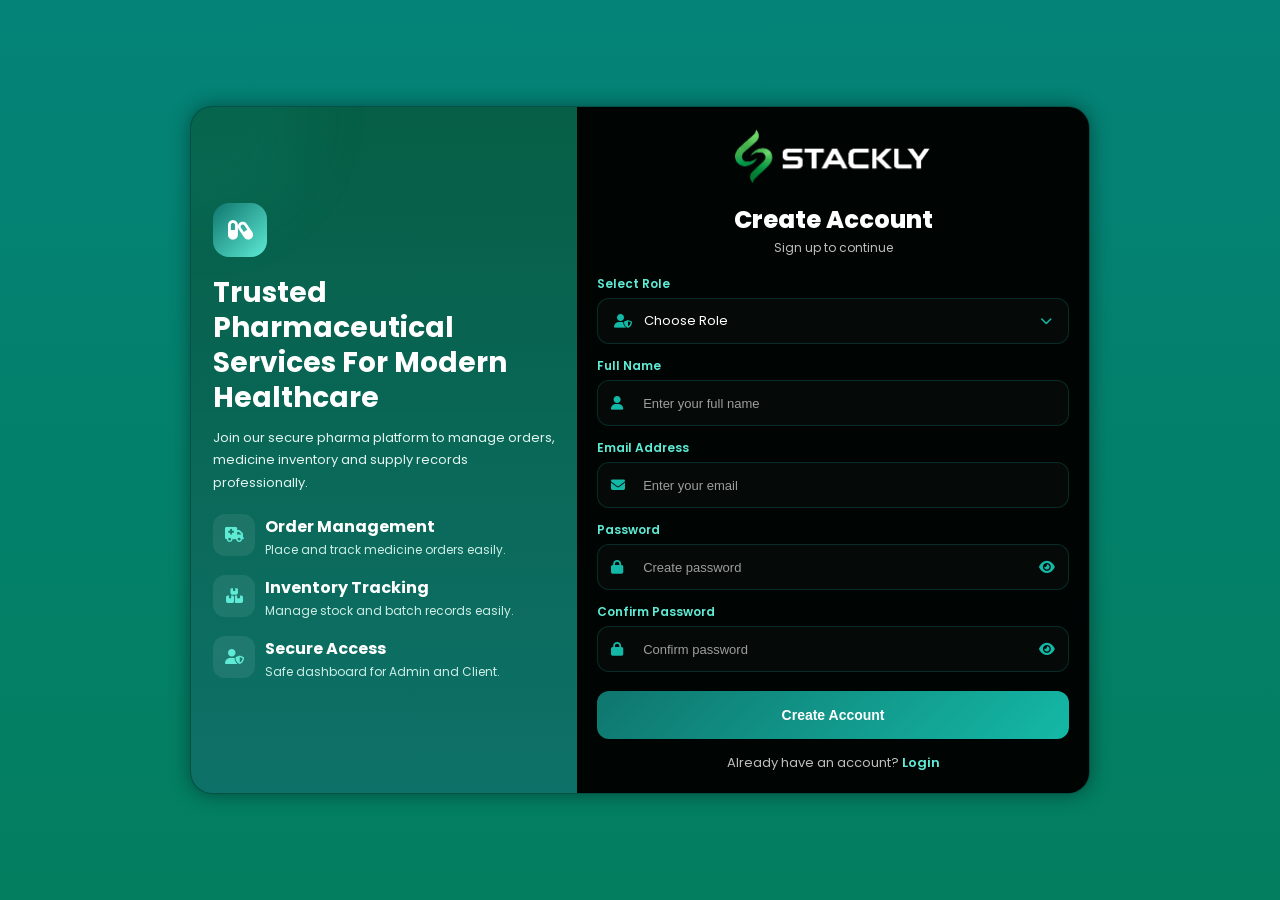
<file: sign.html>
<!DOCTYPE html>
<html lang="en">

<head>

    <meta charset="UTF-8" />

    <meta name="viewport"
        content="width=device-width, initial-scale=1.0" />

    <title>MediCore Pharmaceuticals - Sign Up</title>

    <!-- GOOGLE FONT -->

    <link rel="preconnect"
        href="https://fonts.googleapis.com">

    <link href="https://fonts.googleapis.com/css2?family=Poppins:wght@300;400;500;600;700;800&display=swap"
        rel="stylesheet">

    <!-- FONT AWESOME -->

    <link rel="stylesheet"
        href="https://cdnjs.cloudflare.com/ajax/libs/font-awesome/6.5.1/css/all.min.css" />

    <style>

        *{
            margin:0;
            padding:0;
            box-sizing:border-box;
        }

        body{

            font-family:'Poppins', sans-serif;

            min-height:100vh;

            display:flex;
            justify-content:center;
            align-items:center;

            padding:10px;

            overflow:auto;

            background:
            linear-gradient(
                rgb(4, 131, 120),
                rgba(3, 126, 95)
            );

            background-size:cover;
            background-position:center;
        }

        /* MAIN CONTAINER */

        .signup-container{

            width:900px;

            display:flex;

            overflow:hidden;

            border-radius:22px;

            background:rgba(0,0,0,0.55);

            border:1px solid rgba(20,184,166,0.18);

            backdrop-filter:blur(8px);

            box-shadow:
            0 0 20px rgba(0,0,0,0.4);
        }

        /* LEFT SIDE */

        .left-side{

            width:43%;

            padding:24px 22px;

            background:
            linear-gradient(
                180deg,
                rgba(6,95,70,0.96),
                rgba(15,118,110,0.92)
            );

            position:relative;

            overflow:hidden;

            display:flex;
            flex-direction:column;
            justify-content:center;
        }

        .left-side::before{

            content:"";

            position:absolute;

            width:220px;
            height:220px;

            border-radius:50%;

            background:
            rgba(20,184,166,0.08);

            top:-100px;
            left:-100px;

            filter:blur(30px);
        }

        /* BADGE */

        .badge{

            width:54px;
            height:54px;

            border-radius:16px;

            background:
            linear-gradient(
                135deg,
                #0f766e,
                #5eead4
            );

            display:flex;
            justify-content:center;
            align-items:center;

            margin-bottom:18px;

            position:relative;
            z-index:2;
        }

        .badge i{

            font-size:22px;

            color:white;
        }

        /* LEFT TITLE */

        .left-side h1{

            font-size:28px;

            color:white;

            line-height:1.25;

            margin-bottom:12px;

            position:relative;
            z-index:2;
        }

        /* LEFT DESCRIPTION */

        .left-side p{

            color:#e2f5f1;

            font-size:13px;

            line-height:1.7;

            margin-bottom:20px;

            position:relative;
            z-index:2;
        }

        /* FEATURE */

        .feature-box{

            display:flex;

            gap:10px;

            margin-bottom:16px;

            position:relative;
            z-index:2;
        }

        .feature-icon{

            width:42px;
            height:42px;

            border-radius:12px;

            background:
            rgba(255,255,255,0.08);

            display:flex;
            justify-content:center;
            align-items:center;

            flex-shrink:0;
        }

        .feature-icon i{

            color:#5eead4;

            font-size:15px;
        }

        .feature-box h3{

            color:white;

            font-size:16px;

            margin-bottom:2px;
        }

        .feature-box p{

            margin:0;

            font-size:12px;

            line-height:1.5;

            color:#cdeee7;
        }

        /* RIGHT SIDE */

        .right-side{

            width:57%;

            padding:20px;

            background:
            rgba(0,0,0,0.92);
        }

        /* LOGO */

        .logo{

            display:flex;
            justify-content:center;

            margin-bottom:10px;
        }

        .logo img{

            width:clamp(170px,19vw,210px);

            object-fit:contain;
        }

        /* TITLE */

        .title{

            text-align:center;

            color:white;

            font-size:24px;

            font-weight:800;

            margin-bottom:2px;
        }

        .subtitle{

            text-align:center;

            color:#bdbdbd;

            font-size:12px;

            margin-bottom:18px;
        }

        /* INPUT */

        .input-box{

            margin-bottom:13px;
        }

        .input-box label{

            display:block;

            margin-bottom:5px;

            color:#5eead4;

            font-size:12px;

            font-weight:600;
        }

        .input-field{

            position:relative;
        }

        .input-field .left-icon{

            position:absolute;

            left:14px;
            top:50%;

            transform:translateY(-50%);

            color:#14b8a6;

            font-size:14px;
        }

        .input-field input{

            width:100%;

            height:46px;

            border-radius:12px;

            border:1px solid rgba(20,184,166,0.2);

            background:
            rgba(255,255,255,0.02);

            color:white;

            font-size:13px;

            padding-left:45px;
            padding-right:40px;

            outline:none;

            transition:0.3s;
        }

        .input-field input::placeholder{
            color:#9d9d9d;
        }

        .input-field input:focus{

            border-color:#5eead4;

            box-shadow:
            0 0 10px rgba(20,184,166,0.1);
        }

        /* CUSTOM DROPDOWN */

        .custom-select{
            position:relative;
        }

        .select-btn{

            width:100%;

            height:46px;

            border-radius:12px;

            border:1px solid rgba(20,184,166,0.2);

            background:
            rgba(255,255,255,0.02);

            padding:0 16px;

            display:flex;

            align-items:center;

            justify-content:space-between;

            cursor:pointer;

            transition:0.3s;
        }

        .select-btn:hover{

            border-color:#5eead4;

            box-shadow:
            0 0 10px rgba(20,184,166,0.1);
        }

        .select-left{

            display:flex;

            align-items:center;

            gap:12px;
        }

        .select-left i{

            color:#14b8a6;

            font-size:14px;
        }

        .select-left span{

            color:white;

            font-size:13px;
        }

        .arrow{

            color:#14b8a6;

            font-size:12px;

            transition:0.3s;
        }

        .custom-select.active .arrow{

            transform:rotate(180deg);
        }

        /* OPTIONS */

        .select-options{

            position:absolute;

            top:54px;

            left:0;

            width:100%;

            background:#0a1f1c;

            border:1px solid rgba(20,184,166,0.2);

            border-radius:12px;

            overflow:hidden;

            display:none;

            z-index:100;

            box-shadow:
            0 10px 20px rgba(0,0,0,0.35);
        }

        .custom-select.active .select-options{
            display:block;
        }

        /* OPTION */

        .option{

            padding:13px 16px;

            color:#5eead4;

            font-size:13px;

            cursor:pointer;

            transition:0.25s;
        }

        .option:hover{

            background:#0f766e;

            color:#fff;
        }

        /* EYE */

        .eye-btn{

            position:absolute;

            right:14px;
            top:50%;

            transform:translateY(-50%);

            color:#14b8a6;

            cursor:pointer;

            font-size:14px;
        }

        /* BUTTON */

        .signup-btn{

            width:100%;

            height:48px;

            border:none;

            border-radius:12px;

            margin-top:6px;

            background:
            linear-gradient(
                135deg,
                #0f766e,
                #14b8a6
            );

            color:white;

            font-size:14px;

            font-weight:700;

            cursor:pointer;

            transition:0.3s;
        }

        .signup-btn:hover{

            transform:translateY(-2px);

            box-shadow:
            0 8px 16px rgba(20,184,166,0.25);
        }

        /* FOOTER */

        .footer{

            text-align:center;

            margin-top:14px;

            color:#bdbdbd;

            font-size:13px;
        }

        .footer a{

            color:#5eead4;

            text-decoration:none;

            font-weight:600;
        }

        /* MOBILE */

        @media(max-width:850px){

            .signup-container{

                flex-direction:column;
            }

            .left-side,
            .right-side{

                width:100%;
            }

            .left-side{

                padding:20px 18px;
            }

            .right-side{

                padding:18px;
            }

            .left-side h1{

                font-size:24px;
            }

            .title{

                font-size:18px;
            }

        }

    </style>

</head>

<body>

    <div class="signup-container">

        <!-- LEFT SIDE -->

        <div class="left-side">

            <div class="badge">

                <i class="fa-solid fa-capsules"></i>

            </div>

            <h1>

                Trusted Pharmaceutical Services For Modern Healthcare

            </h1>

            <p>

                Join our secure pharma platform to manage
                orders, medicine inventory and supply records
                professionally.

            </p>

            <!-- FEATURE -->

            <div class="feature-box">

                <div class="feature-icon">

                    <i class="fa-solid fa-truck-medical"></i>

                </div>

                <div>

                    <h3>Order Management</h3>

                    <p>
                        Place and track medicine orders easily.
                    </p>

                </div>

            </div>

            <!-- FEATURE -->

            <div class="feature-box">

                <div class="feature-icon">

                    <i class="fa-solid fa-boxes-stacked"></i>

                </div>

                <div>

                    <h3>Inventory Tracking</h3>

                    <p>
                        Manage stock and batch records easily.
                    </p>

                </div>

            </div>

            <!-- FEATURE -->

            <div class="feature-box">

                <div class="feature-icon">

                    <i class="fa-solid fa-user-shield"></i>

                </div>

                <div>

                    <h3>Secure Access</h3>

                    <p>
                        Safe dashboard for Admin and Client.
                    </p>

                </div>

            </div>

        </div>

        <!-- RIGHT SIDE -->

        <div class="right-side">

            <!-- LOGO -->

            <div class="logo">

                <a href="sign.html">

                    <img src="./src/logo.webp" 
                        alt="MediCore Logo">

                </a>

            </div>

            <!-- TITLE -->

            <h1 class="title">

                Create Account

            </h1>

            <p class="subtitle">

                Sign up to continue

            </p>

            <!-- ROLE -->

            <div class="input-box">

                <label>Select Role</label>

                <div class="custom-select">

                    <!-- BUTTON -->

                    <div class="select-btn"
                        id="selectBtn">

                        <div class="select-left">

                            <i class="fa-solid fa-user-shield"></i>

                            <span id="selectedText">

                                Choose Role

                            </span>

                        </div>

                        <i class="fa-solid fa-chevron-down arrow"></i>

                    </div>

                    <!-- OPTIONS -->

                    <div class="select-options"
                        id="selectOptions">

                        <div class="option"
                            data-value="Admin">

                            Admin

                        </div>

                        <div class="option"
                            data-value="Client">

                            Client

                        </div>

                    </div>

                </div>

            </div>

            <!-- NAME -->

            <div class="input-box">

                <label>Full Name</label>

                <div class="input-field">

                    <i class="fa-solid fa-user left-icon"></i>

                    <input type="text"
                        id="name"
                        placeholder="Enter your full name">

                </div>

            </div>

            <!-- EMAIL -->

            <div class="input-box">

                <label>Email Address</label>

                <div class="input-field">

                    <i class="fa-solid fa-envelope left-icon"></i>

                    <input type="email"
                        id="email"
                        placeholder="Enter your email">

                </div>

            </div>

            <!-- PASSWORD -->

            <div class="input-box">

                <label>Password</label>

                <div class="input-field">

                    <i class="fa-solid fa-lock left-icon"></i>

                    <input type="password"
                        id="password"
                        placeholder="Create password">

                    <span class="eye-btn"
                        id="togglePassword1">

                        <i class="fa-solid fa-eye"></i>

                    </span>

                </div>

            </div>

            <!-- CONFIRM PASSWORD -->

            <div class="input-box">

                <label>Confirm Password</label>

                <div class="input-field">

                    <i class="fa-solid fa-lock left-icon"></i>

                    <input type="password"
                        id="confirmPassword"
                        placeholder="Confirm password">

                    <span class="eye-btn"
                        id="togglePassword2">

                        <i class="fa-solid fa-eye"></i>

                    </span>

                </div>

            </div>

            <!-- BUTTON -->

            <button class="signup-btn"
                id="signupBtn">

                Create Account

            </button>

            <!-- FOOTER -->

            <div class="footer">

                Already have an account?

                <a href="login.html">

                    Login

                </a>

            </div>

        </div>

    </div>

<script>

/* CUSTOM DROPDOWN */

const customSelect =
    document.querySelector(".custom-select");

const selectBtn =
    document.getElementById("selectBtn");

const selectedText =
    document.getElementById("selectedText");

const options =
    document.querySelectorAll(".option");

let selectedRole = "";

/* OPEN */

selectBtn.addEventListener("click", () => {

    customSelect.classList.toggle("active");

});

/* SELECT */

options.forEach((option) => {

    option.addEventListener("click", () => {

        selectedText.innerText =
            option.innerText;

        selectedRole =
            option.dataset.value;

        customSelect.classList.remove("active");

    });

});

/* OUTSIDE CLICK */

document.addEventListener("click", (e) => {

    if(!customSelect.contains(e.target)){

        customSelect.classList.remove("active");

    }

});


/* PASSWORD TOGGLE */

const togglePassword1 =
    document.getElementById("togglePassword1");

const password1 =
    document.getElementById("password");

togglePassword1.addEventListener("click", () => {

    const type =
        password1.type === "password"
        ? "text"
        : "password";

    password1.type = type;

    togglePassword1.innerHTML =
        type === "password"
        ? '<i class="fa-solid fa-eye"></i>'
        : '<i class="fa-solid fa-eye-slash"></i>';

});


const togglePassword2 =
    document.getElementById("togglePassword2");

const password2 =
    document.getElementById("confirmPassword");

togglePassword2.addEventListener("click", () => {

    const type =
        password2.type === "password"
        ? "text"
        : "password";

    password2.type = type;

    togglePassword2.innerHTML =
        type === "password"
        ? '<i class="fa-solid fa-eye"></i>'
        : '<i class="fa-solid fa-eye-slash"></i>';

});


/* NAME INPUT RESTRICTION */

const nameField =
    document.getElementById("name");

nameField.addEventListener("input", () => {

    nameField.value =
        nameField.value.replace(/[^A-Za-z ]/g, '');

});


/* VALIDATION */

const signupBtn =
    document.getElementById("signupBtn");

signupBtn.addEventListener("click", () => {

    const role =
        selectedRole;

    const name =
        document.getElementById("name").value.trim();

    const email =
        document.getElementById("email").value.trim();

    const password =
        document.getElementById("password").value.trim();

    const confirmPassword =
        document.getElementById("confirmPassword").value.trim();

    /* ROLE */

    if(role === ""){

        alert("Please select role");

        return;
    }

    /* NAME */

    if(name === ""){

        alert("Please enter full name");

        return;
    }

    const namePattern =
        /^[A-Za-z ]+$/;

    if(!namePattern.test(name)){

        alert("Name should contain only letters");

        return;
    }

    /* EMAIL */

    if(email === ""){

        alert("Please enter email");

        return;
    }

    const emailPattern =
        /^[^ ]+@[^ ]+\.[a-z]{2,3}$/;

    if(!email.match(emailPattern)){

        alert("Please enter valid email");

        return;
    }

    /* PASSWORD */

    if(password.length < 6){

        alert("Password must be minimum 6 characters");

        return;
    }

    /* CONFIRM PASSWORD */

    if(password !== confirmPassword){

        alert("Passwords do not match");

        return;
    }

    alert("Account Created Successfully");

    window.location.href =
        "login.html";

});

</script>

</body>

</html>
</file>
